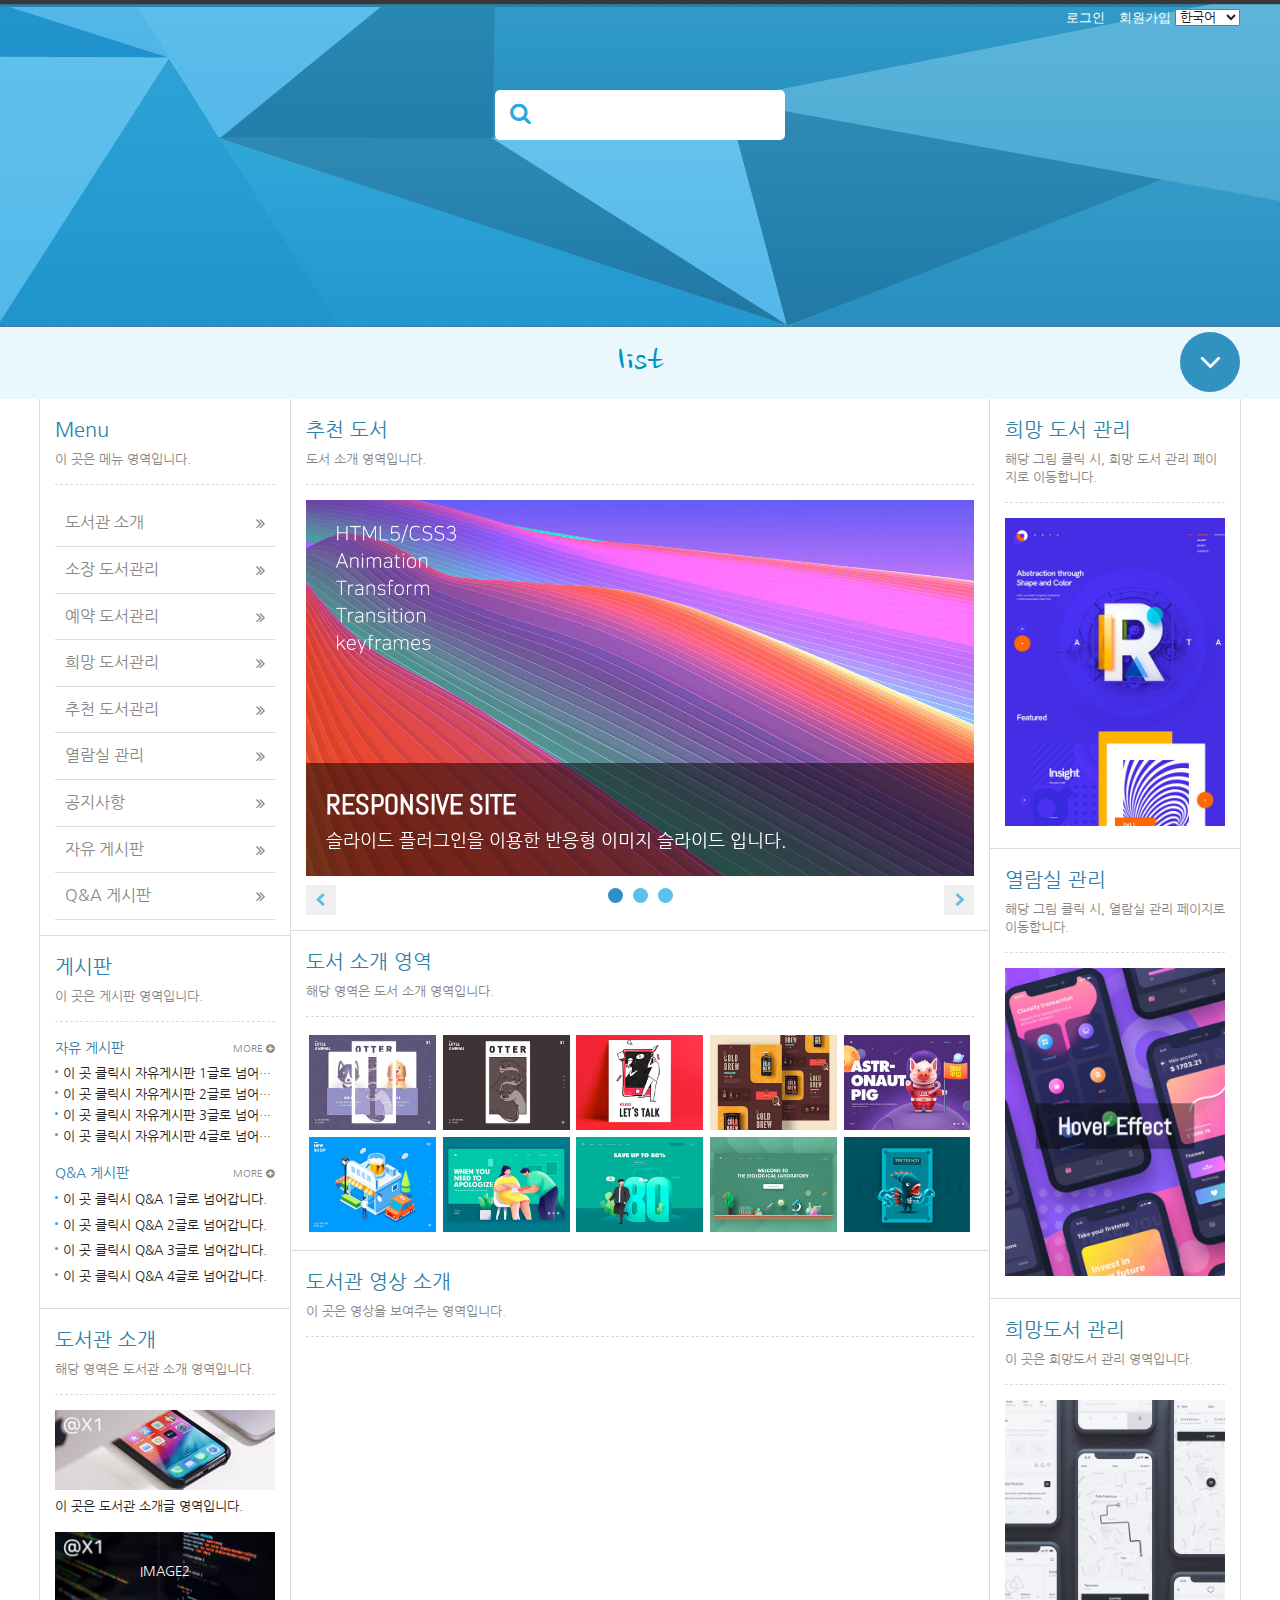
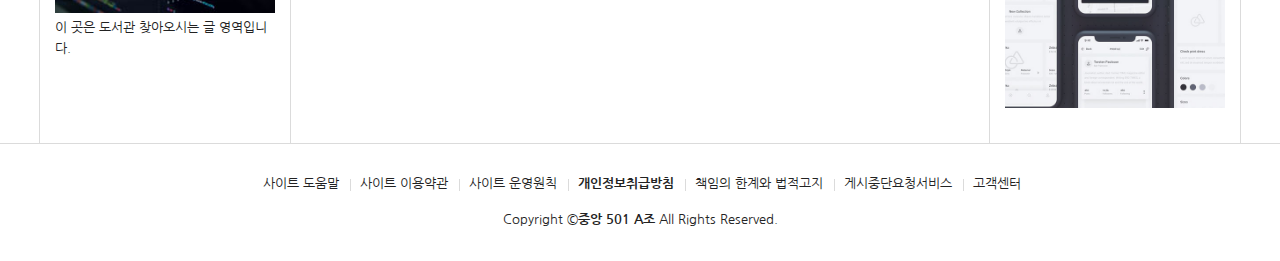
<file: target/controller-1.0.0-BUILD-SNAPSHOT/resources/html/index.html>
<!DOCTYPE html>
<html lang="ko">

<head>
  <meta charset="UTF-8">
  <meta name="viewport" content="user-scalable=no, initial-scale=1.0, maximum-scale=1.0, minimum-scale=1.0, width=device-width">
  <meta name="author" content="Kyusup">
  <meta name="description" content="반응형 웹 도서관 사이트">
  <meta name="keywords" content="반응형사이트, 웹퍼블리셔, 웹접근성, HTML5">
  <title>도서관 프로젝트</title>

  <!-- style -->
  <link rel="stylesheet" href="css/reset.css">
  <link rel="stylesheet" href="css/style.css">
  <link rel="stylesheet" href="css/font-awesome.css">
  <link rel="stylesheet" href="css/slick.css">
  <link rel="stylesheet" href="css/lightgallery.css">

  <!-- 파비콘 -->
<!--
  <link rel="shortcut icon" href="icon/favicon.ico">
  <link rel="apple-touch-icon-precomposed" href="icon/favicon-152.png">
  <link rel="icon" href="path/to/favicon.png">
  <link rel="icon" href="icon/favicon-16.png" sizes="16x16">
  <link rel="icon" href="icon/favicon-32.png" sizes="32x32">
  <link rel="icon" href="icon/favicon-48.png" sizes="48x48">
  <link rel="icon" href="icon/favicon-64.png" sizes="64x64">
  <link rel="icon" href="icon/favicon-128.png" sizes="128x128">
-->
  <!-- 웹 폰트 -->
  <link href="https://fonts.googleapis.com/css?family=Nanum+Gothic" rel="stylesheet">
  <link href="https://fonts.googleapis.com/css?family=Nanum+Brush+Script" rel="stylesheet">
  <link href="https://fonts.googleapis.com/css?family=Abel" rel="stylesheet">

  <!-- HTLM5shiv ie6~8 -->
  <!--[if lt IE 9]>
        <script src="js/html5shiv.min.js"></script>
        <script type="text/javascript">
            alert("현재 당신이 보는 브라우저는 지원하지 않습니다. 최신 브라우저로 업데이트해주세요!");
        </script>
    <![endif]-->
  <style>
    /* reset */
    /* 여백 초기화 */
    body,
    div,
    ul,
    li,
    dl,
    dd,
    dt,
    ol,
    h1,
    h2,
    h3,
    h4,
    h5,
    h6,
    input,
    fieldset,
    legend,
    p,
    select,
    table,
    th,
    td,
    tr,
    textarea,
    button,
    form,
    figure,
    figcaption {
      margin: 0;
      padding: 0;
    }

    /* a 링크 초기화 */
    a {
      color: #222;
      text-decoration: none;
    }

    a:hover {
      color: #2698cb;
    }

    /* 폰트 초기화 */
    body,
    input,
    textarea,
    select,
    button,
    table {
      font-family: 'Nanum Gothic', AppleSDGothicNeo-Regular, 'Malgun Gothic', '맑은 고딕', dotum, '돋움', sans-serif;
      color: #222;
      font-size: 13px;
      line-height: 1.6;
    }

    /* 폰트 스타일 초기화 */
    em,
    address {
      font-style: normal;
    }

    /* 블릿기호 초기화 */
    ul,
    li,
    ol {
      list-style: none;
    }

    /* 제목 태그 초기화 */
    h1,
    h2,
    h3,
    h4,
    h5,
    h6 {
      font-size: 13px;
      font-weight: normal;
    }

    /* 버튼 초기화 */
    button {
      border: 0;
    }

    /* 반응형 */
    img {
      width: 100%;
    }

    /* clearfix */
    .clearfix {
      *zoom: 1;
    }

    .clearfix:before,
    .clearfix:after {
      display: block;
      content: '';
      line-height: 0;
    }

    .clearfix:after {
      clear: both;
    }

    /* IR 효과 */
    .ir_pm {
      display: block;
      overflow: hidden;
      font-size: 0;
      line-height: 0;
      text-indent: -9999px;
    }

    /* 의미있는 이미지의 대체 텍스트를 제공하는 경우(Phark Method) */
    .ir_wa {
      display: block;
      overflow: hidden;
      position: relative;
      z-index: -1;
      width: 100%;
      height: 100%;
    }

    /* 의미있는 이미지의 대체 텍스트로 이미지가 없어도 대체 텍스트를 보여주고자 할 때(WA IR) */
    .ir_su {
      overflow: hidden;
      position: absolute;
      width: 0;
      height: 0;
      line-height: 0;
      text-indent: -9999px;
    }

    /* 대체 텍스트가 아닌 접근성을 위한 숨김 텍스트를 제공할 때 */

    /* margin, padding */
    .mt10 {
      margin-top: 10px !important;
    }

    .mt15 {
      margin-top: 15px !important;
    }

    .mt20 {
      margin-top: 20px !important;
    }

    .mt25 {
      margin-top: 25px !important;
    }

    .mt30 {
      margin-top: 30px !important;
    }

    .mt35 {
      margin-top: 35px !important;
    }

    .mt40 {
      margin-top: 40px !important;
    }

    .mt45 {
      margin-top: 45px !important;
    }

    .mt50 {
      margin-top: 50px !important;
    }

    /* style */
    /* 레이아웃 */
    body {
      background: url(img/header_bg.jpg) repeat-x center top;
    }

    #header {}

    #nav {
      background-color: #f6fdff;
    }

    #title {
      background-color: #eaf7fd;
    }

    #contents .container {
      border-right: 1px solid #dbdbdb;
      border-left: 1px solid #dbdbdb;
    }

    #cont_left {
      float: left;
      width: 250px;
    }

    #cont_center {
      overflow: hidden;
      margin-right: 250px;
      min-height: 1300px;
      border-right: 1px solid #dbdbdb;
      border-left: 1px solid #dbdbdb;
    }

    #cont_right {
      position: absolute;
      right: 0;
      top: 0px;
      width: 250px;
    }

    #footer {
      border-top: 1px solid #dbdbdb;
    }

    /* 컨테이너 */
    .container {
      position: relative;
      width: 1200px;
      margin: 0 auto;
      /* background: rgba(0,0,0,0.3) */
    }

    /* 헤더 */
    .header {
      height: 327px;
    }

    .header .header_menu {
      text-align: right;
    }

    .header .header_menu a {
      color: #fff;
      padding: 8px 0 6px 10px;
      display: inline-block;
      transition: color 0.3s ease;
      font-family: 'Abel', sans-serif;
    }

    .header .header_menu a:hover {
      color: #ccc;
    }

    .header .header_tit {
      text-align: center;
      text-transform: uppercase;
      margin-top: 55px;
      font-family: 'Abel', sans-serif;
    }

    .header .header_tit h1 {
      font-size: 30px;
      color: #fff;
      background: #51b0dc;
      display: inline-block;
      padding: 5px 30px 5px 30px;
      letter-spacing: 2px;
      font-weight: 900;
      transition: box-shadow 0.25s ease-in-out;
    }

    .header .header_tit h1:hover {
      box-shadow:
        inset -9em 0 0 0 #257FAC,
        inset 9em 0 0 0 #257FAC;
    }

    .header .header_tit a {
      font-size: 16px;
      color: #fff;
      background: #4a9abf;
      display: inline-block;
      padding: 10px 20px 10px 20px;
      margin-top: -7px;
      transition: box-shadow 0.3s ease-in-out;
    }

    .header .header_tit a:hover {
      box-shadow:
        0 0 0 5px rgba(75, 154, 191, 0.9) inset,
        0 0 0 100px rgba(0, 0, 0, 0.1) inset;
    }

    .header .header_tit body {
      width: 300px;
      margin: 0 auto;
      padding-top: 8rem;
    }

    .header .header_tit fieldset {
      position: relative;
      display: inline-block;
      padding: 0 0 0 40px;
      background: #fff;
      border: none;
      border-radius: 5px;
    }

    .header .header_tit input, button {
      position: relative;
      width: 200px;
      height: 50px;
      padding: 0;
      display: inline-block;
      float: left;
    }

    .header .header_tit input {
      color: #666;
      z-index: 2;
      border: 0 none;
    }
    .header .header_tit input:focus {
      outline: 0 none;
    }
    .header .header_tit input:focus + button {
      -webkit-transform: translate(0, 0);
          -ms-transform: translate(0, 0);
              transform: translate(0, 0);
      -webkit-transition-duration: 0.3s;
              transition-duration: 0.3s;
    }
    .header .header_tit input:focus + button .fa {
      -webkit-transform: translate(0px, 0);
          -ms-transform: translate(0px, 0);
              transform: translate(0px, 0);
      -webkit-transition-duration: 0.3s;
              transition-duration: 0.3s;
      color: #fff;
    }

    .header .header_tit button {
      z-index: 1;
      width: 50px;
      border: 0 none;
      background: #ceb980;
      cursor: pointer;
      border-radius: 0 5px 5px 0;
      -webkit-transform: translate(-50px, 0);
          -ms-transform: translate(-50px, 0);
              transform: translate(-50px, 0);
      -webkit-transition-duration: 0.3s;
              transition-duration: 0.3s;
    }

    .header .header_tit .fa-search {
      font-size: 1.4rem;
      color: #29abe2;
      z-index: 3;
      top: 25%;
      -webkit-transform: translate(-190px, 0);
          -ms-transform: translate(-190px, 0);
              transform: translate(-190px, 0);
      -webkit-transition-duration: 0.3s;
              transition-duration: 0.3s;
      -webkit-transition: all 0.1s ease-in-out;
              transition: all 0.1s ease-in-out;
    }


    .header .header_icon {
      text-align: center;
      margin-top: 40px;
      padding-bottom: 45px;
    }

    .header .header_icon li {
      display: inline;
      margin: 0 2px;
    }

    .header .header_icon li a {
      position: relative;
      background-color: #3192bf;
      border-radius: 50%;
      width: 60px;
      height: 60px;
      color: #fff;
      display: inline-block;
      font-size: 35px;
      line-height: 60px;
      transition: all 0.3s ease;
    }

    .header .header_icon li a span {
      position: absolute;
      opacity: 0;
      left: 50%;
      top: -40px;
      transform: translateX(-50%);
      font-size: 12px;
      line-height: 1.6;
      background: #3192bf;
      padding: 3px 9px;
      border-radius: 6px 0;
      transition: all 0.3s ease;
    }

    .header .header_icon li a span:before {
      content: '';
      position: absolute;
      left: 50%;
      bottom: -5px;
      margin-left: -5px;
      border-top: 5px solid #3192bf;
      border-left: 5px solid transparent;
      border-right: 5px solid transparent;
    }

    .header .header_icon li a:hover span {
      opacity: 1;
      top: -33px;
    }

    .header .header_icon li a:hover {
      box-shadow:
        0 0 0 3px rgba(75, 154, 191, 0.9) inset,
        0 0 0 100px rgba(0, 0, 0, 0.1) inset;
    }

    /* 전체 메뉴 */
    .nav {
      overflow: hidden;
      padding: 25px 0;
      display: none;
    }

    .nav>div {
      float: left;
      width: 40%;
    }

    .nav>div:last-child {
      width: 20%;
    }

    .nav>div ol {
      overflow: hidden;
    }

    .nav>div li {
      float: left;
      width: 50%;
      position: relative;
      padding-left: 8px;
      box-sizing: border-box;
    }

    .nav>div:last-child li {
      width: 100%;
    }

    .nav>div li a {
      position: relative;
    }

    .nav>div li:before {
      content: '';
      width: 3px;
      height: 3px;
      background-color: #25a2d0;
      border-radius: 50%;
      position: absolute;
      left: 0;
      top: 8px;
    }

    .nav>div h3 {
      font-size: 18px;
      color: #25a2d0;
      font-weight: bold;
      margin-bottom: 4px;
    }

    .nav>div li a:after {
      content: '';
      display: inline-block;
      width: 0;
      height: 1px;
      position: absolute;
      bottom: 0;
      left: 0;
      background: #25a2d0;
      transition: all .2s ease-out;
    }

    .nav>div li:hover a:after {
      width: 100%;
    }

    /* 타이틀 */
    .title {
      position: relative;
      text-align: center;
    }

    .title h2 {
      font-family: 'Nanum Brush Script', cursive;
      font-size: 39px;
      color: #0093bd;
      padding: 5px 0;
    }

    .title .btn {
      position: absolute;
      right: 0;
      top: 5px;
      width: 60px;
      height: 60px;
      line-height: 60px;
      background: #3192bf;
      color: #fff;
      font-size: 35px;
      border-radius: 50%;
      transition: all 0.3s ease;
    }

    .title .btn:hover {
      box-shadow:
        0 0 0 3px rgba(75, 154, 191, 0.9) inset,
        0 0 0 100px rgba(0, 0, 0, 0.1) inset;
    }

    /* 컨텐츠 영역 */
    .column {
      padding: 15px;
      border-bottom: 1px solid #dbdbdb;
    }

    .column .col_tit {
      font-size: 20px;
      color: #2f7fa6;
      padding-bottom: 5px;
    }

    .column .col_desc {
      border-bottom: 1px dashed #dbdbdb;
      padding-bottom: 15px;
      margin-bottom: 15px;
      color: #878787;
      line-height: 18px;
    }

    .column.col1 {}

    .column.col2 {}

    .column.col3 {
      border-bottom: 0;
    }

    .column.col4 {}

    .column.col5 {}

    .column.col6 {
      border-bottom: 0;
    }

    .column.col7 {}

    .column.col8 {}

    .column.col9 {
      border-bottom: 0;
    }

    /* 메뉴 */
    .menu li {
      position: relative;
    }

    .menu li a {
      font-size: 16px;
      text-transform: uppercase;
      color: #878787;
      border-bottom: 1px solid #dbdbdb;
      padding: 10px;
      display: block;
      transition: box-shadow 0.34s ease, background 0.34s ease;
    }

    .menu li a i {
      position: absolute;
      right: 10px;
      top: 15px;
    }

    .menu li a:hover {
      box-shadow: inset 180px 0 0 0 rgba(36, 130, 174, 0.7);
      color: #fff;
      background: rgba(36, 130, 174, 0.9);
    }

    /* 게시판1 */
    .notice1 {
      position: relative;
    }

    .notice1 h5 {
      font-size: 14px;
      color: #2f7fa6;
      padding-bottom: 5px;
    }

    .notice1 li {
      position: relative;
      overflow: hidden;
      text-overflow: ellipsis;
      white-space: nowrap;
      padding-left: 8px;
    }

    .notice1 li:before {
      content: '';
      width: 3px;
      height: 3px;
      border-radius: 50%;
      background: #449ce2;
      position: absolute;
      left: 0;
      top: 6px;
    }

    .notice1 .more {
      position: absolute;
      right: 0;
      top: 3px;
      color: #878787;
      text-transform: uppercase;
      font-size: 10px;
    }

    /* 게시판2 */
    .notice2 {
      position: relative;
    }

    .notice2 h5 {
      font-size: 14px;
      color: #2f7fa6;
      padding-bottom: 5px;
    }

    .notice2 li {
      position: relative;
      overflow: hidden;
      text-overflow: ellipsis;
      display: -webkit-box;
      -webkit-box-orient: vertical;
      -webkit-line-clamp: 2;
      padding-left: 8px;
      padding-bottom: 5px;
      max-height: 40px;
      /* ie */
    }

    .notice2 li:before {
      content: '';
      width: 3px;
      height: 3px;
      border-radius: 50%;
      background: #449ce2;
      position: absolute;
      left: 0;
      top: 6px;
    }

    .notice2 .more {
      position: absolute;
      right: 0;
      top: 3px;
      color: #878787;
      text-transform: uppercase;
      font-size: 10px;
    }

    /* 블로그1 */
    .blog1 img {
      width: 100%;
    }

    .blog1 .img-retina {
      display: none;
    }

    @media only screen and (-webkit-min-device-pixel-ratio: 1.5),
    only screen and (min-device-pixel-ratio: 1.5),
    only screen and (min-resolution: 1.5dppx) {
      .blog1 .img-retina {
        display: initial;
      }

      .blog1 .img-normal {
        display: none;
      }
    }

    /* 블로그2 */
    .blog2 h5 {
      color: #fff;
      text-align: center;
      padding: 30px 30px;
      text-transform: uppercase;
    }

    .blog2 p {
      padding-top: 5px;
    }

    .blog2 .img-retina {
      background-image: url(img/blog3_@1.jpg);
      background-size: cover;
    }

    @media only screen and (-webkit-min-device-pixel-ratio: 1.5),
    only screen and (min-device-pixel-ratio: 1.5),
    only screen and (min-resolution: 1.5dppx) {
      .blog2 .img-retina {
        background-image: url(img/blog3_@2.jpg);
      }
    }

    /* 이미지 슬라이드 */
    .slider figure {
      position: relative;
    }

    .slider figcaption {
      position: absolute;
      bottom: 0;
      left: 0;
      width: 100%;
      padding: 20px;
      box-sizing: border-box;
      background-color: rgba(0, 0, 0, 0.5);
      color: #fff;
      font-size: 18px;
    }

    .slider figcaption em {
      display: block;
      font-weight: bold;
      font-size: 28px;
      text-transform: uppercase;
      font-family: 'Abel', sans-serif;
      opacity: 0;
      transform: translateX(50px);
      transition: all .84s ease;
    }

    .slider figcaption span {
      display: block;
      overflow: hidden;
      text-overflow: ellipsis;
      white-space: nowrap;
      opacity: 0;
      transform: translateX(50px);
      transition: all .84s 0.2s ease;
    }

    .slider .slick-active figcaption em {
      opacity: 1;
      transform: translateX(0)
    }

    .slider .slick-active figcaption span {
      opacity: 1;
      transform: translateX(0)
    }

    .slider .slick-dots {
      display: block;
      width: 100%;
      text-align: center;
    }

    .slider .slick-dots li {
      display: inline-block;
      width: 15px;
      height: 15px;
      margin: 5px;
    }

    .slider .slick-dots li button {
      font-size: 0;
      line-height: 0;
      display: block;
      width: 15px;
      height: 15px;
      cursor: pointer;
      background: #5dbfeb;
      border-radius: 50%;
    }

    .slider .slick-dots li.slick-active button {
      background: #2b91c8;
    }

    .slider .slick-prev {
      position: absolute;
      left: 0;
      bottom: 0;
      z-index: 1000;
      width: 30px;
      height: 30px;
      display: inline-block;
      font: normal normal normal 14px/1 FontAwesome;
      text-indent: -9999px;
    }

    .slider .slick-prev::before {
      content: "\f053";
      color: #5dbfeb;
      text-indent: 0;
      position: absolute;
      left: 9px;
      top: 8px;
    }

    .slider .slick-next {
      position: absolute;
      right: 0;
      bottom: 0;
      z-index: 1000;
      width: 30px;
      height: 30px;
      display: inline-block;
      font: normal normal normal 14px/1 FontAwesome;
      text-indent: -9999px;
    }

    .slider .slick-next::before {
      content: "\f054";
      color: #5dbfeb;
      text-indent: 0;
      position: absolute;
      left: 11px;
      top: 8px;
    }

    /* 라이트 박스 */
    .square a {
      float: left;
      width: 19%;
      margin: 0.5%;
      position: relative;
      overflow: hidden;
    }

    .square a img {
      width: 100%;
      display: block;
    }

    .square a em {
      background: rgba(0, 0, 0, 0.77);
      color: #fff;
      width: 100%;
      text-align: center;
      position: absolute;
      left: 0;
      bottom: -30px;
      opacity: 1;
      transition: all .3s ease;
    }

    .square a:hover em {
      bottom: 0;
      background: rgba(0, 0, 0, 0.57);
    }

    .square a:nth-child(1):hover img {
      filter: blur(2px);
    }

    .square a:nth-child(2):hover img {
      filter: brightness(50%);
    }

    .square a:nth-child(3):hover img {
      filter: contrast(10%);
    }

    .square a:nth-child(4):hover img {
      filter: grayscale(100%);
    }

    .square a:nth-child(5):hover img {
      filter: hue-rotate(120deg);
    }

    .square a:nth-child(6):hover img {
      filter: invert(100%);
    }

    .square a:nth-child(7):hover img {
      filter: opacity(10%);
    }

    .square a:nth-child(8):hover img {
      filter: saturate(10%);
    }

    .square a:nth-child(9):hover img {
      filter: sepia(120%);
    }

    .square a:nth-child(10):hover img {
      filter: sepia(120%) hue-rotate(120deg);
    }

    /* 비디오 */
    .video {
      position: relative;
      width: 100%;
      padding-bottom: 56.25%;
    }

    .video iframe {
      position: absolute;
      width: 100%;
      height: 100%;
    }

    /* 푸터 */
    .footer {
      text-align: center;
      padding: 30px 50px;
    }

    .footer li {
      position: relative;
      display: inline;
      padding: 0 7px 0 10px;
      white-space: nowrap;
    }

    .footer li:before {
      content: '';
      width: 1px;
      height: 12px;
      background-color: #dbdbdb;
      position: absolute;
      left: 0;
      top: 2px;
    }

    .footer li:first-child:before {
      width: 0;
    }

    .footer address {
      padding-top: 15px;
    }

    /* 사이드 이펙트1 */
    .side1 {
      position: relative;
      display: block;
      perspective: 600px;
    }

    .side1 .front {
      transform-style: preserve-3d;
      transform: rotateY(0deg);
      transition: all 0.5s ease-in-out;
      backface-visibility: hidden;
    }

    .side1 .back {
      position: absolute;
      top: 0;
      left: 0;
      width: 100%;
      height: 100%;
      z-index: -1;
      transform-style: preserve-3d;
      color: #fff;
      background: #4038DC;
      text-align: center;
      transform: rotateY(-180deg);
      transition: all 0.5s ease-in-out;
      backface-visibility: hidden;
    }

    .side1 .back i {
      position: absolute;
      left: 50%;
      top: 50%;
      transform: translate(-50%, -50%);
    }

    .side1:hover .front {
      transform: rotateY(180deg);
    }

    .side1:hover .back {
      transform: rotateY(0deg);
      z-index: 1;
    }

    /* 사이드 이펙트2 */
    .side2 {
      position: relative;
      display: block;
      perspective: 600px;
    }

    .side2 .front {
      transform-style: preserve-3d;
      transform: rotateY(0deg);
      transition: all 0.5s ease-in-out;
      backface-visibility: hidden;
    }

    .side2 .back {
      position: absolute;
      top: 0;
      left: 0;
      width: 100%;
      height: 100%;
      z-index: -1;
      transform-style: preserve-3d;
      transform: rotateY(-180deg);
      transition: all 0.5s ease-in-out;
      backface-visibility: hidden;
    }

    .side2 .front figcaption {
      position: absolute;
      left: 50%;
      top: 50%;
      transform: translate(-50%, -50%) translateZ(100px);
      display: block;
      text-align: center;
    }

    .side2 .back figcaption {
      position: absolute;
      left: 50%;
      top: 50%;
      transform: translate(-50%, -50%) translateZ(100px);
      color: #fff;
      font-size: 20px;
      display: block;
      text-align: center;
    }

    .side2 figcaption {
      width: 60%;
    }

    .side2 figcaption h3 {
      color: #fff;
      font-size: 20px;
      font-family: 'Abel', sans-serif;
      font-weight: bold;
      background: rgba(0, 0, 0, 0.4);
      padding: 3px 10px;
    }

    .side2 figcaption p {
      font-size: 14px;
    }

    .side2:hover .front {
      transform: rotateY(180deg);
    }

    .side2:hover .back {
      transform: rotateY(0deg);
      z-index: 1;
    }

    /* 사이드 이펙트3 */
    .side3 {
      position: relative;
      overflow: hidden;
      background: #000;
    }

    .side3 figcaption {
      position: absolute;
      top: 50%;
      left: 50%;
      color: #fff;
      text-align: center;
      opacity: 0;
      text-transform: uppercase;
      transition: all 0.3s ease;
      transform: translate(350%, -50%) rotate(180deg);
    }

    .side3 figcaption:after {
      content: '';
      width: 100px;
      height: 100px;
      background: #000;
      border-radius: 50%;
      position: absolute;
      left: 50%;
      top: 50%;
      z-index: -1;
      transform: translate(-50%, -50%);
    }

    .side3 figcaption h3 {
      font-size: 16px;
    }

    .side3 figcaption em {
      display: block;
      font-weight: bold;
    }

    .side3 img {
      display: block;
      transition: all 0.3s ease;
    }

    .side3:hover img {
      opacity: 0.4;
    }

    .side3:hover figcaption {
      transform: translate(-50%, -50%) rotate(0deg);
      opacity: 1;
    }


    /* mediaquery */
    /* 화면 너비 0~1220px */
    @media (max-width: 1220px) {
      .container {
        width: 100%;
      }

      .row {
        padding: 0 15px;
      }

      #cont_center {
        min-height: 1350px;
      }

      #contents .container {
        border: 0;
      }

      .title .btn {
        right: 15px;
      }

      .square a {
        width: 24%
      }

      .square a:nth-child(5n) {
        display: none;
      }
    }

    /* 화면 너비 0~1024px */
    @media (max-width: 1024px) {
      .square a {
        width: 32.33333%
      }

      .square a:nth-child(5) {
        display: block;
      }
    }

    /* 화면 너비 0~960px */
    @media (max-width: 960px) {
      #cont_right {
        position: static;
        width: 100%;
        border-top: 1px solid #dbdbdb;
      }

      #cont_center {
        margin-right: 0;
        border-right: 0;
      }

      .nav>div {
        float: none;
        width: 100%;
      }

      .nav>div:last-child {
        width: 100%;
      }

      .nav>div li {
        width: 33.333%;
      }

      .nav>div:last-child li {
        width: 33.333%;
      }

      .nav>div ol {
        margin-bottom: 10px;
      }

      #cont_right {
        overflow: hidden;
      }

      #cont_right .column {
        float: left;
        width: 33.333%;
        box-sizing: border-box;
      }

      #cont_right .column.col7 {
        border-right: 1px solid #dbdbdb;
        border-bottom: 0;
      }

      #cont_right .column.col8 {
        border-right: 1px solid #dbdbdb;
        border-bottom: 0;
      }
    }

    /* 화면 너비 0~768px */
    @media (max-width: 768px) {
      #cont_left {
        float: none;
        width: 100%;
      }

      #cont_center {
        border-left: 0;
      }
    }

    /* 화면 너비 0~600px */
    @media (max-width: 600px) {
      .header {
        height: auto;
      }

      .nav>div li {
        width: 50%;
      }

      .nav>div:last-child li {
        width: 50%;
      }

      .header .header_tit {
        display: none;
      }

      .header .header_icon {
        display: none;
      }

      .title .btn {
        display: none;
      }

      .column.col1 .col_tit {
        display: none;
      }

      .column.col1 .col_desc {
        display: none;
      }

      .column.col1 .menu li a i {
        display: none;
      }

      .column.col1 {
        padding: 0;
        border-bottom: 0;
      }

      .column.col1 .menu ul {
        overflow: hidden;
      }

      .column.col1 .menu li {
        float: left;
        width: 33.33333%;
        text-align: center;
        border-right: 1px solid #dbdbdb;
        box-sizing: border-box;
      }

      .column.col1 .menu li:nth-child(3n) {
        border-right: 0;
      }

      .column.col1 .menu li a {
        color: #fff;
        text-shadow: 0 0 5px rgba(0, 0, 0, 0.7);
      }

      .column.col1 .menu li a:hover {
        box-shadow: none;
        background: rgba(36, 130, 174, 0.3);
      }

      .column.col2 {
        background: #fff;
      }

      .column.col4 {
        border-top: 1px solid #dbdbdb;
      }

      #cont_right .column {
        width: 50%;
      }

      #cont_right .column.col8 {
        border-right: 0;
      }

      #cont_right .column.col9 {
        display: none;
      }

      .slider figcaption {
        padding: 10px;
      }

      .slider figcaption em {
        font-size: 18px;
      }

      .slider figcaption span {
        font-size: 14px;
      }

      .square a {
        width: 49%
      }

      .square a:nth-child(5) {
        display: none;
      }
    }

    /* 화면 너비 0~480px */
    @media (max-width: 480px) {}

    /* 화면 너비 0~320px */
    @media (max-width: 320px) {
      #cont_right .column {
        width: 100%;
      }

      #cont_right .column.col7 {
        border-right: 0;
        border-bottom: 1px solid #dbdbdb;
      }

      .square a {
        width: 100%;
        margin-left: 0;
        margin-right: 0;
      }
    }


  </style>
</head>

<body>

  <header id="header">
    <div class="container">
      <div class="row">
        <div class="header">
          <div class="header_menu">
            <a href="./form/loginForm.html">로그인</a>
            <a href="#">회원가입</a>
            <select name = "language">
              <option value="ko">한국어</option>
              <option value="en">English</option>
            </select>
          </div>
          <!-- //header_menu -->
          <div class="header_tit">
            <form>
              <fieldset>
                <input type="search"/>
                  <button type="submit"><i class="fa fa-search"></i></button>
              </fieldset>
            </form>
          </div>
          <!-- //header_tit -->
<!--          <div class="header_icon">
            <ul>
              <li><a href="#"><i class="fa fa-html5" aria-hidden="true"></i><span>HTML5</span></a></li>
              <li><a href="#"><i class="fa fa-github" aria-hidden="true"></i><span>GitHub</span></a></li>
              <li><a href="#" class="facebook"><i class="fa fa-facebook-square" aria-hidden="true"></i><span>Fackbook</span></a></li>
              <li><a href="#" class="twitter"><i class="fa fa-twitter" aria-hidden="true"></i><span>twitter</span></a></li>
            </ul>
          </div>
-->
          <!-- //header_icon -->
        </div>
      </div>
    </div>
  </header>
  <!-- //nav -->

  <nav id="nav">
    <div class="container">
      <div class="row">
        <div class="nav">
          <h2 class="ir_su">전체 메뉴</h2>
          <div>
            <h3>도서관 소개</h3>
            <ol>
              <li><a href="#">도서관 소개</a></li>
              <li><a href="#">도서관 시설</a></li>
              <li><a href="#">도서관 이용 안내</a></li>
              <li><a href="#">찾아오시는 길</a></li>
            </ol>
          </div>
          <div>
            <h3>도서 관리</h3>
            <ol>
              <li><a href="#">소장 도서 관리</a></li>
              <li><a href="#">예약 도서 관리</a></li>
              <li><a href="#">희망 도서 관리</a></li>
              <li><a href="#">추천 도서 관리</a></li>
            </ol>
          </div>
          <div>
            <h3>열람실 관리</h3>
            <ol>
              <li><a href="#">열람실 예약</a></li>
            </ol>
          </div>
          <div>
            <h3>공지사항</h3>
            <ol>
              <li><a href="#">공지사항</a></li>
            </ol>
          </div>
          <div>
            <h3>게시판</h3>
            <ol>
              <li><a href="#">자유 게시판</a></li>
              <li><a href="#">Q&A 게시판</a></li>
            </ol>
          </div>
        </div>
      </div>
    </div>
  </nav>
  <!-- //nav -->

  <article id="title">
    <div class="container">
      <div class="title">
        <h2>list</h2>
        <a href="#" class="btn"><i class="fa fa-angle-down" aria-hidden="true"></i><span class="ir_su">전체메뉴 보기</span></a>
      </div>
    </div>
  </article>
  <!-- //title -->

  <!-- main -->
    <section id="contents">
      <div class="container">
        <h2 class="ir_su">반응형 사이트 컨텐츠</h2>
        <section id="cont_left">
          <h3 class="ir_su">메뉴 및 게시판 컨텐츠 영역</h3>
          <article class="column col1">
            <h4 class="col_tit">Menu</h4>
            <p class="col_desc">이 곳은 메뉴 영역입니다.</p>
            <!-- 메뉴 -->
            <div class="menu">
              <ul>
                <li><a href="#">도서관 소개 <i class="fa fa-angle-double-right" aria-hidden="true"></i></a></li>
                <li><a href="#">소장 도서관리 <i class="fa fa-angle-double-right" aria-hidden="true"></i></a></li>
                <li><a href="#">예약 도서관리 <i class="fa fa-angle-double-right" aria-hidden="true"></i></a></li>
                <li><a href="#">희망 도서관리 <i class="fa fa-angle-double-right" aria-hidden="true"></i></a></li>
                <li><a href="#">추천 도서관리 <i class="fa fa-angle-double-right" aria-hidden="true"></i></a></li>
                <li><a href="#">열람실 관리 <i class="fa fa-angle-double-right" aria-hidden="true"></i></a></li>
                <li><a href="#">공지사항 <i class="fa fa-angle-double-right" aria-hidden="true"></i></a></li>
                <li><a href="#">자유 게시판 <i class="fa fa-angle-double-right" aria-hidden="true"></i></a></li>
                <li><a href="#">Q&A 게시판 <i class="fa fa-angle-double-right" aria-hidden="true"></i></a></li>
              </ul>
            </div>
            <!--//메뉴 -->
          </article>
          <!-- //col1 -->

          <article class="column col2">
            <h4 class="col_tit">게시판</h4>
            <p class="col_desc">이 곳은 게시판 영역입니다.</p>
            <!-- 게시판 -->
            <div class="notice1">
              <h5>자유 게시판</h5>
              <ul>
                <li><a href="#">이 곳 클릭시 자유게시판 1글로 넘어갑니다.</a></li>
                <li><a href="#">이 곳 클릭시 자유게시판 2글로 넘어갑니다.</a></li>
                <li><a href="#">이 곳 클릭시 자유게시판 3글로 넘어갑니다.</a></li>
                <li><a href="#">이 곳 클릭시 자유게시판 4글로 넘어갑니다.</a></li>
              </ul>
              <a href="#" class="more" title="더 보기">More <i class="fa fa-plus-circle" aria-hidden="true"></i></a>
            </div>
            <!--//게시판 -->
            <!-- 게시판 -->
            <div class="notice2 mt15">
              <h5>Q&A 게시판</h5>
              <ul>
                <li><a href="#">이 곳 클릭시 Q&A 1글로 넘어갑니다.</a></li>
                <li><a href="#">이 곳 클릭시 Q&A 2글로 넘어갑니다.</a></li>
                <li><a href="#">이 곳 클릭시 Q&A 3글로 넘어갑니다.</a></li>
                <li><a href="#">이 곳 클릭시 Q&A 4글로 넘어갑니다.</a></li>
              </ul>
              <a href="#" class="more" title="더 보기">More <i class="fa fa-plus-circle" aria-hidden="true"></i></a>
            </div>
            <!--//게시판2 -->
          </article>
          <!-- //col2 -->

          <article class="column col3">
            <h4 class="col_tit">도서관 소개</h4>
            <p class="col_desc">해당 영역은 도서관 소개 영역입니다.</p>
            <!-- blog -->
            <div class="blog1">
              <h5 class="ir_su">Image1</h5>
              <figure>
                <img src="img/blog4_@1.jpg" class="img-normal" alt="normal image">
                <img src="img/blog4_@2.jpg" class="img-retina" alt="retina image">
                <figcaption>이 곳은 도서관 소개글 영역입니다.</figcaption>
              </figure>
            </div>
            <!--//blog -->
            <!-- blog2 -->
            <div class="blog2 mt15">
              <div class="img-retina">
                <h5>Image2</h5>
              </div>
              <p>이 곳은 도서관 찾아오시는 글 영역입니다.</p>
            </div>
            <!--//blog2 -->
          </article>
          <!-- //col3 -->
        </section>
        <!-- //cont_left -->

        <section id="cont_center">
          <h3 class="ir_su">반응형 사이트 가운데 컨텐츠</h3>
          <article class="column col4">
            <h4 class="col_tit">추천 도서</h4>
            <p class="col_desc">도서 소개 영역입니다.</p>
            <!-- 이미지 슬라이드 -->
            <div class="slider">
              <div>
                <figure>
                  <img src="img/slider001.jpg" alt="이미지1">
                  <figcaption><em>Responsive Site</em><span>슬라이드 플러그인을 이용한 반응형 이미지 슬라이드 입니다.</span></figcaption>
                </figure>
              </div>
              <div>
                <figure>
                  <img src="img/slider001.jpg" alt="이미지2">
                  <figcaption><em>Responsive Site</em><span>슬라이드 플러그인을 이용한 반응형 이미지 슬라이드 입니다.</span></figcaption>
                </figure>
              </div>
              <div>
                <figure>
                  <img src="img/slider001.jpg" alt="이미지3">
                  <figcaption><em>Responsive Site</em><span>슬라이드 플러그인을 이용한 반응형 이미지 슬라이드 입니다.</span></figcaption>
                </figure>
              </div>
            </div>
            <!--//이미지 슬라이드 -->
          </article>
          <!-- //col4 -->

          <article class="column col5">
            <h4 class="col_tit">도서 소개 영역</h4>
            <p class="col_desc">해당 영역은 도서 소개 영역입니다.</p>
            <!-- lightbox -->
            <div class="lightbox square clearfix">
              <a href="img/light01_s.jpg"><img src="img/light01.jpg" alt="이미지"><em>blur</em></a>
              <a href="img/light02_s.jpg"><img src="img/light02.jpg" alt="이미지"><em>brightness</em></a>
              <a href="img/light03_s.jpg"><img src="img/light03.jpg" alt="이미지"><em>contrast</em></a>
              <a href="img/light04_s.jpg"><img src="img/light04.jpg" alt="이미지"><em>grayscale</em></a>
              <a href="img/light05_s.jpg"><img src="img/light05.jpg" alt="이미지"><em>hue-rotate</em></a>
              <a href="img/light06_s.jpg"><img src="img/light06.jpg" alt="이미지"><em>invert</em></a>
              <a href="img/light07_s.jpg"><img src="img/light07.jpg" alt="이미지"><em>opacity</em></a>
              <a href="img/light08_s.jpg"><img src="img/light08.jpg" alt="이미지"><em>saturate</em></a>
              <a href="img/light09_s.jpg"><img src="img/light09.jpg" alt="이미지"><em>sepia</em></a>
              <a href="img/light10_s.jpg"><img src="img/light10.jpg" alt="이미지"><em>Mix</em></a>
            </div>
            <!--//lightbox -->
          </article>
          <!-- //col5 -->

          <article class="column col6">
            <h4 class="col_tit">도서관 영상 소개</h4>
            <p class="col_desc">이 곳은 영상을 보여주는 영역입니다.</p>
            <!-- video -->
            <!-- <video autoplay="autoplay" controls="controls" loop="loop">
							<source src="img/video.mp4" type="video/mp4">
						</video> -->
            <div class="video">
              <iframe width="560" height="315" src="https://www.youtube.com/embed/akJu8OLkiI8" frameborder="0" allow="accelerometer; autoplay; encrypted-media; gyroscope; picture-in-picture" allowfullscreen></iframe>
            </div>
            <!--//video -->
          </article>
          <!-- //col6 -->
        </section>
        <!-- //cont_center -->
        <section id="cont_right">
          <h3 class="ir_su">반응형 사이트 오른쪽 컨텐츠</h3>
          <article class="column col7">
            <h4 class="col_tit">희망 도서 관리</h4>
            <p class="col_desc">해당 그림 클릭 시, 희망 도서 관리 페이지로 이동합니다.</p>
            <!-- side1 -->
            <div class="side1">
              <figure class="front">
                <img src="img/side1.jpg" alt="이미지2">
              </figure>
              <div class="back">
                <i class="fa fa-heart fa-4x" aria-hidden="true"></i>
              </div>
            </div>
            <!-- side1//-->
          </article>
          <!-- //col7 -->

          <article class="column col8">
            <h4 class="col_tit">열람실 관리</h4>
            <p class="col_desc">해당 그림 클릭 시, 열람실 관리 페이지로 이동합니다.</p>
            <!-- side2 -->
            <div class="side2">
              <figure class="front">
                <img src="img/side2.jpg" alt="이미지2">
                <figcaption>
                  <h3>Hover Effect</h3>
                </figcaption>
              </figure>
              <figure class="back">
                <img src="img/side4.jpg" alt="이미지2">
                <figcaption>
                  <h3>Hover Effect</h3>
                </figcaption>
              </figure>
            </div>
            <!-- side2//-->
          </article>
          <!-- //col8 -->

          <article class="column col9">
            <h4 class="col_tit">희망도서 관리</h4>
            <p class="col_desc">이 곳은 희망도서 관리 영역입니다.</p>
            <!-- side3 -->
            <div class="side3">
              <figure>
                <img src="img/side3.jpg" alt="이미지3">
                <figcaption>
                  <h3>Hover<em>Effect</em></h3>
                </figcaption>
              </figure>
            </div>
            <!-- side3//-->
          </article>
          <!-- //col9 -->
        </section>
        <!-- //cont_right -->
      </div>
    </section>
    <!-- //contents -->
  </main>

  <footer id="footer">
    <div class="container">
      <div class="row">
        <div class="footer">
          <ul>
            <li><a href="#">사이트 도움말</a></li>
            <li><a href="#">사이트 이용약관</a></li>
            <li><a href="#">사이트 운영원칙</a></li>
            <li><a href="#"><strong>개인정보취급방침</strong></a></li>
            <li><a href="#">책임의 한계와 법적고지</a></li>
            <li><a href="#">게시중단요청서비스</a></li>
            <li><a href="#">고객센터</a></li>
          </ul>
          <address>
            Copyright &copy;<strong>중앙 501 A조</strong> All Rights Reserved.
          </address>
        </div>
      </div>
    </div>
  </footer>
  <!-- //footer -->

  <!-- JavaScript Libraries -->
  <script src="js/jquery.min_1.12.4.js"></script>
  <script src="js/modernizr-custom.js"></script>
  <script src="js/slick.min.js"></script>
  <script src="js/lightgallery.min.js"></script>
  <script>
    //접기/펼치기
    $(".btn").click(function(e) {
      e.preventDefault();
      $(".nav").slideToggle();
      $(".btn").toggleClass("open");
      //var btn = $(".btn").find(">i").attr("class");
      //alert(btn);

      if ($(".btn").hasClass("open")) {
        //open이 있을 때
        $(".btn").find(">i").attr("class", "fa fa-angle-up");
      } else {
        //open이 없을 때
        $(".btn").find(">i").attr("class", "fa fa-angle-down");
      }
    });

    $(window).resize(function() {
      var wWidth = $(window).width();
      if (wWidth > 600) {
        $(".nav").removeAttr("style");
      }
    });

    //라이트 박스
    $(".lightbox").lightGallery({
      thumbnail: true,
      autoplay: true,
      pause: 3000,
      progressBar: true
    });

    //이미지 슬라이더
    $(".slider").slick({
      dots: true,
      autoplay: true,
      autoplaySpeed: 3000,
      arrows: true,
      responsive: [{
        breakpoint: 768,
        settings: {
          autoplay: false,
        }
      }]
    });

    //sns 공유하기
    $(".facebook").click(function(e) {
      e.preventDefault();
      window.open('https://www.facebook.com/sharer/sharer.php?u=' + encodeURIComponent(document.URL) + '&t=' + encodeURIComponent(document.title), 'facebooksharedialog',
        'menubar=no, toolbar=no, resizable=yes, scrollbars=yes, height=300, width=600');
    });
    $(".twitter").click(function(e) {
      e.preventDefault();
      window.open('https://twitter.com/intent/tweet?text=[%EA%B3%B5%EC%9C%A0]%20' + encodeURIComponent(document.URL) + '%20-%20' + encodeURIComponent(document.title), 'twittersharedialog',
        'menubar=no, toolbar=no, resizable=yes, scrollbars=yes, height=300, width=600');
    });
  </script>
</body>

</html>
</file>
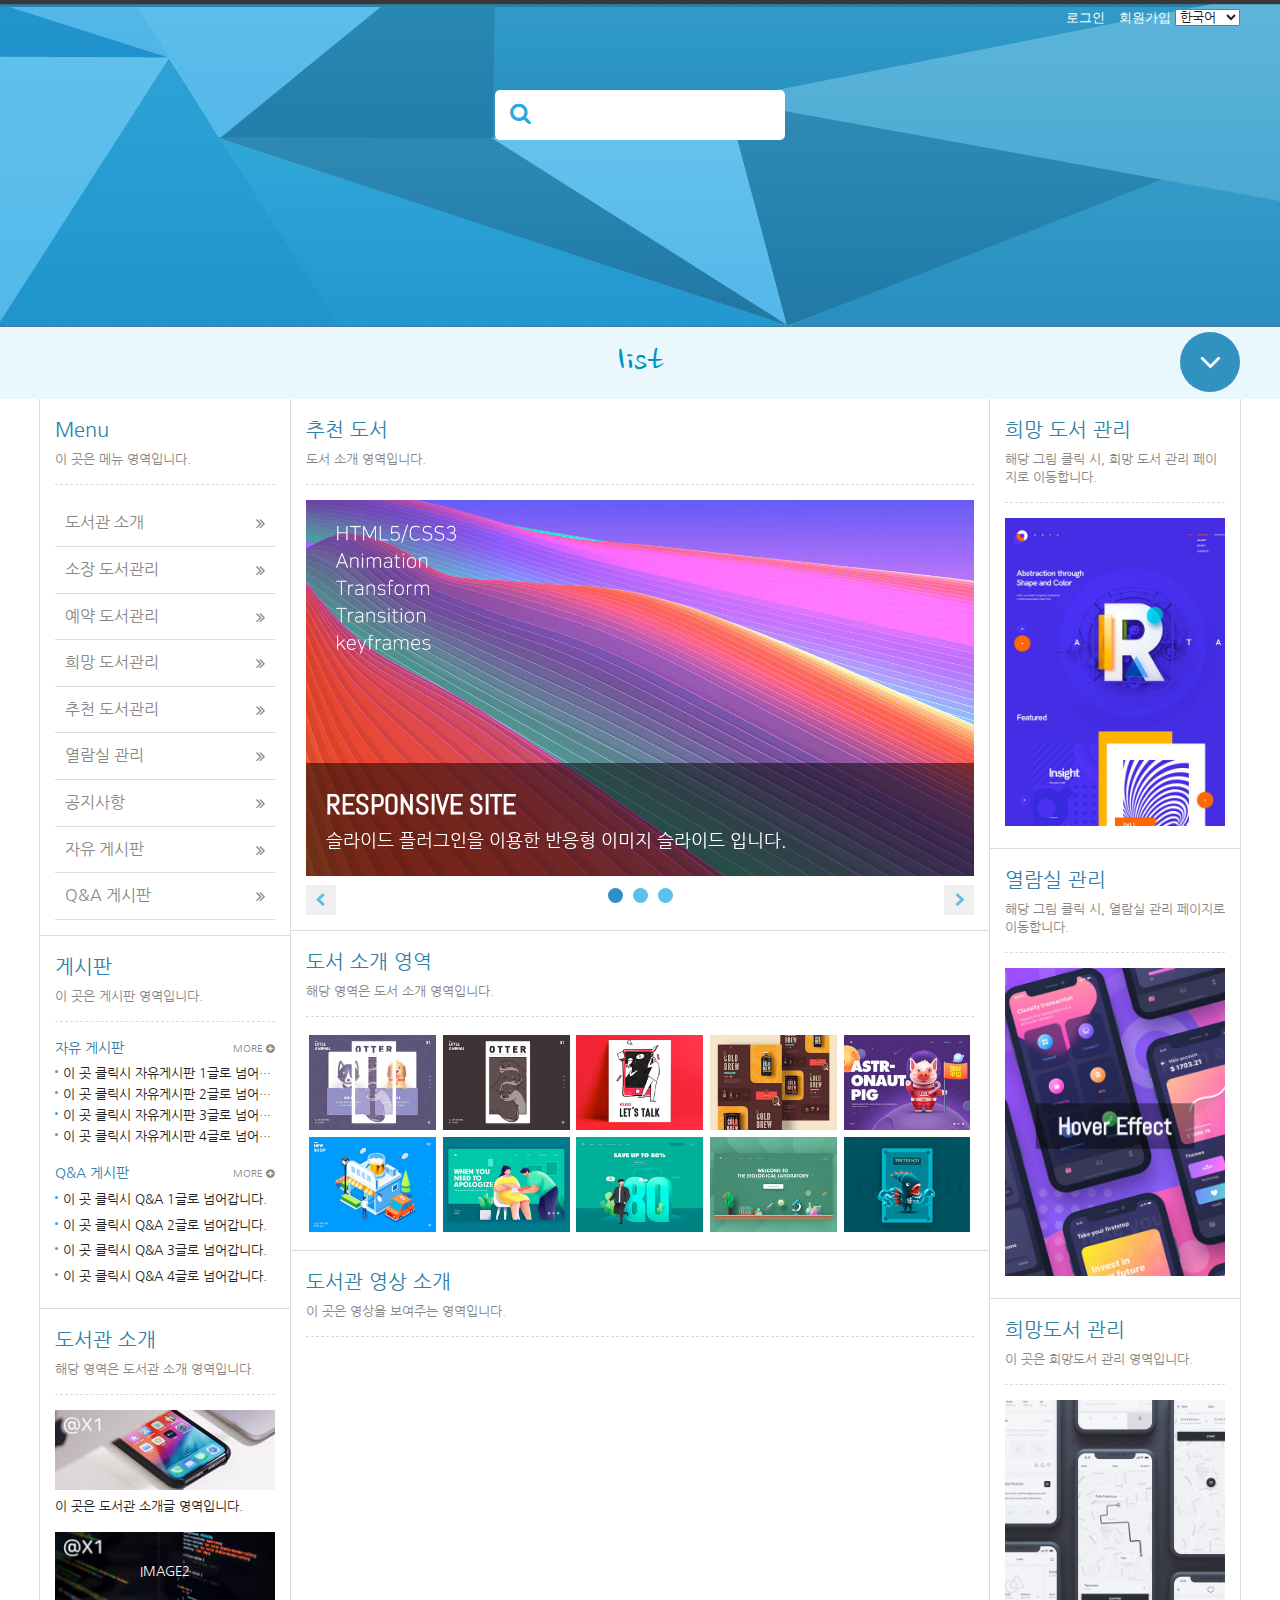
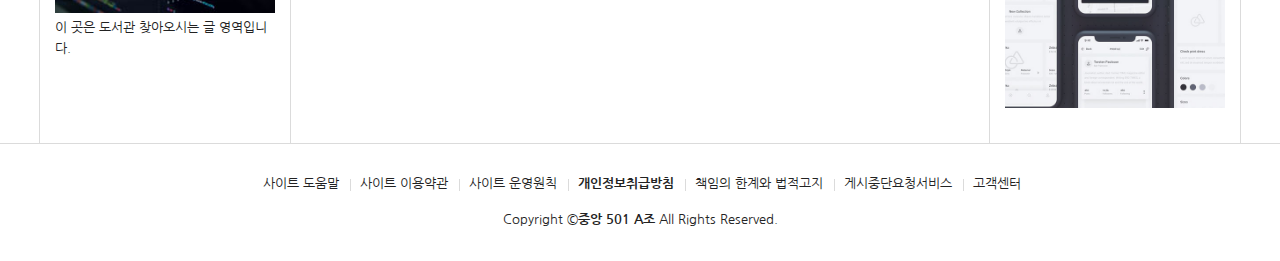
<file: src/main/webapp/resources/html/index.html>
<!DOCTYPE html>
<html lang="ko">

<head>
  <meta charset="UTF-8">
  <meta name="viewport" content="user-scalable=no, initial-scale=1.0, maximum-scale=1.0, minimum-scale=1.0, width=device-width">
  <meta name="author" content="Kyusup">
  <meta name="description" content="반응형 웹 도서관 사이트">
  <meta name="keywords" content="반응형사이트, 웹퍼블리셔, 웹접근성, HTML5">
  <title>도서관 프로젝트 - git test</title>

  <!-- style -->
  <link rel="stylesheet" href="css/reset.css">
  <link rel="stylesheet" href="css/style.css">
  <link rel="stylesheet" href="css/font-awesome.css">
  <link rel="stylesheet" href="css/slick.css">
  <link rel="stylesheet" href="css/lightgallery.css">

  <!-- 파비콘 -->
<!--
  <link rel="shortcut icon" href="icon/favicon.ico">
  <link rel="apple-touch-icon-precomposed" href="icon/favicon-152.png">
  <link rel="icon" href="path/to/favicon.png">
  <link rel="icon" href="icon/favicon-16.png" sizes="16x16">
  <link rel="icon" href="icon/favicon-32.png" sizes="32x32">
  <link rel="icon" href="icon/favicon-48.png" sizes="48x48">
  <link rel="icon" href="icon/favicon-64.png" sizes="64x64">
  <link rel="icon" href="icon/favicon-128.png" sizes="128x128">
-->
  <!-- 웹 폰트 -->
  <link href="https://fonts.googleapis.com/css?family=Nanum+Gothic" rel="stylesheet">
  <link href="https://fonts.googleapis.com/css?family=Nanum+Brush+Script" rel="stylesheet">
  <link href="https://fonts.googleapis.com/css?family=Abel" rel="stylesheet">

  <!-- HTLM5shiv ie6~8 -->
  <!--[if lt IE 9]>
        <script src="js/html5shiv.min.js"></script>
        <script type="text/javascript">
            alert("현재 당신이 보는 브라우저는 지원하지 않습니다. 최신 브라우저로 업데이트해주세요!");
        </script>
    <![endif]-->
  <style>
    /* reset */
    /* 여백 초기화 */
    body,
    div,
    ul,
    li,
    dl,
    dd,
    dt,
    ol,
    h1,
    h2,
    h3,
    h4,
    h5,
    h6,
    input,
    fieldset,
    legend,
    p,
    select,
    table,
    th,
    td,
    tr,
    textarea,
    button,
    form,
    figure,
    figcaption {
      margin: 0;
      padding: 0;
    }

    /* a 링크 초기화 */
    a {
      color: #222;
      text-decoration: none;
    }

    a:hover {
      color: #2698cb;
    }

    /* 폰트 초기화 */
    body,
    input,
    textarea,
    select,
    button,
    table {
      font-family: 'Nanum Gothic', AppleSDGothicNeo-Regular, 'Malgun Gothic', '맑은 고딕', dotum, '돋움', sans-serif;
      color: #222;
      font-size: 13px;
      line-height: 1.6;
    }

    /* 폰트 스타일 초기화 */
    em,
    address {
      font-style: normal;
    }

    /* 블릿기호 초기화 */
    ul,
    li,
    ol {
      list-style: none;
    }

    /* 제목 태그 초기화 */
    h1,
    h2,
    h3,
    h4,
    h5,
    h6 {
      font-size: 13px;
      font-weight: normal;
    }

    /* 버튼 초기화 */
    button {
      border: 0;
    }

    /* 반응형 */
    img {
      width: 100%;
    }

    /* clearfix */
    .clearfix {
      *zoom: 1;
    }

    .clearfix:before,
    .clearfix:after {
      display: block;
      content: '';
      line-height: 0;
    }

    .clearfix:after {
      clear: both;
    }

    /* IR 효과 */
    .ir_pm {
      display: block;
      overflow: hidden;
      font-size: 0;
      line-height: 0;
      text-indent: -9999px;
    }

    /* 의미있는 이미지의 대체 텍스트를 제공하는 경우(Phark Method) */
    .ir_wa {
      display: block;
      overflow: hidden;
      position: relative;
      z-index: -1;
      width: 100%;
      height: 100%;
    }

    /* 의미있는 이미지의 대체 텍스트로 이미지가 없어도 대체 텍스트를 보여주고자 할 때(WA IR) */
    .ir_su {
      overflow: hidden;
      position: absolute;
      width: 0;
      height: 0;
      line-height: 0;
      text-indent: -9999px;
    }

    /* 대체 텍스트가 아닌 접근성을 위한 숨김 텍스트를 제공할 때 */

    /* margin, padding */
    .mt10 {
      margin-top: 10px !important;
    }

    .mt15 {
      margin-top: 15px !important;
    }

    .mt20 {
      margin-top: 20px !important;
    }

    .mt25 {
      margin-top: 25px !important;
    }

    .mt30 {
      margin-top: 30px !important;
    }

    .mt35 {
      margin-top: 35px !important;
    }

    .mt40 {
      margin-top: 40px !important;
    }

    .mt45 {
      margin-top: 45px !important;
    }

    .mt50 {
      margin-top: 50px !important;
    }

    /* style */
    /* 레이아웃 */
    body {
      background: url(img/header_bg.jpg) repeat-x center top;
    }

    #header {}

    #nav {
      background-color: #f6fdff;
    }

    #title {
      background-color: #eaf7fd;
    }

    #contents .container {
      border-right: 1px solid #dbdbdb;
      border-left: 1px solid #dbdbdb;
    }

    #cont_left {
      float: left;
      width: 250px;
    }

    #cont_center {
      overflow: hidden;
      margin-right: 250px;
      min-height: 1300px;
      border-right: 1px solid #dbdbdb;
      border-left: 1px solid #dbdbdb;
    }

    #cont_right {
      position: absolute;
      right: 0;
      top: 0px;
      width: 250px;
    }

    #footer {
      border-top: 1px solid #dbdbdb;
    }

    /* 컨테이너 */
    .container {
      position: relative;
      width: 1200px;
      margin: 0 auto;
      /* background: rgba(0,0,0,0.3) */
    }

    /* 헤더 */
    .header {
      height: 327px;
    }

    .header .header_menu {
      text-align: right;
    }

    .header .header_menu a {
      color: #fff;
      padding: 8px 0 6px 10px;
      display: inline-block;
      transition: color 0.3s ease;
      font-family: 'Abel', sans-serif;
    }

    .header .header_menu a:hover {
      color: #ccc;
    }

    .header .header_tit {
      text-align: center;
      text-transform: uppercase;
      margin-top: 55px;
      font-family: 'Abel', sans-serif;
    }

    .header .header_tit h1 {
      font-size: 30px;
      color: #fff;
      background: #51b0dc;
      display: inline-block;
      padding: 5px 30px 5px 30px;
      letter-spacing: 2px;
      font-weight: 900;
      transition: box-shadow 0.25s ease-in-out;
    }

    .header .header_tit h1:hover {
      box-shadow:
        inset -9em 0 0 0 #257FAC,
        inset 9em 0 0 0 #257FAC;
    }

    .header .header_tit a {
      font-size: 16px;
      color: #fff;
      background: #4a9abf;
      display: inline-block;
      padding: 10px 20px 10px 20px;
      margin-top: -7px;
      transition: box-shadow 0.3s ease-in-out;
    }

    .header .header_tit a:hover {
      box-shadow:
        0 0 0 5px rgba(75, 154, 191, 0.9) inset,
        0 0 0 100px rgba(0, 0, 0, 0.1) inset;
    }

    .header .header_tit body {
      width: 300px;
      margin: 0 auto;
      padding-top: 8rem;
    }

    .header .header_tit fieldset {
      position: relative;
      display: inline-block;
      padding: 0 0 0 40px;
      background: #fff;
      border: none;
      border-radius: 5px;
    }

    .header .header_tit input, button {
      position: relative;
      width: 200px;
      height: 50px;
      padding: 0;
      display: inline-block;
      float: left;
    }

    .header .header_tit input {
      color: #666;
      z-index: 2;
      border: 0 none;
    }
    .header .header_tit input:focus {
      outline: 0 none;
    }
    .header .header_tit input:focus + button {
      -webkit-transform: translate(0, 0);
          -ms-transform: translate(0, 0);
              transform: translate(0, 0);
      -webkit-transition-duration: 0.3s;
              transition-duration: 0.3s;
    }
    .header .header_tit input:focus + button .fa {
      -webkit-transform: translate(0px, 0);
          -ms-transform: translate(0px, 0);
              transform: translate(0px, 0);
      -webkit-transition-duration: 0.3s;
              transition-duration: 0.3s;
      color: #fff;
    }

    .header .header_tit button {
      z-index: 1;
      width: 50px;
      border: 0 none;
      background: #ceb980;
      cursor: pointer;
      border-radius: 0 5px 5px 0;
      -webkit-transform: translate(-50px, 0);
          -ms-transform: translate(-50px, 0);
              transform: translate(-50px, 0);
      -webkit-transition-duration: 0.3s;
              transition-duration: 0.3s;
    }

    .header .header_tit .fa-search {
      font-size: 1.4rem;
      color: #29abe2;
      z-index: 3;
      top: 25%;
      -webkit-transform: translate(-190px, 0);
          -ms-transform: translate(-190px, 0);
              transform: translate(-190px, 0);
      -webkit-transition-duration: 0.3s;
              transition-duration: 0.3s;
      -webkit-transition: all 0.1s ease-in-out;
              transition: all 0.1s ease-in-out;
    }


    .header .header_icon {
      text-align: center;
      margin-top: 40px;
      padding-bottom: 45px;
    }

    .header .header_icon li {
      display: inline;
      margin: 0 2px;
    }

    .header .header_icon li a {
      position: relative;
      background-color: #3192bf;
      border-radius: 50%;
      width: 60px;
      height: 60px;
      color: #fff;
      display: inline-block;
      font-size: 35px;
      line-height: 60px;
      transition: all 0.3s ease;
    }

    .header .header_icon li a span {
      position: absolute;
      opacity: 0;
      left: 50%;
      top: -40px;
      transform: translateX(-50%);
      font-size: 12px;
      line-height: 1.6;
      background: #3192bf;
      padding: 3px 9px;
      border-radius: 6px 0;
      transition: all 0.3s ease;
    }

    .header .header_icon li a span:before {
      content: '';
      position: absolute;
      left: 50%;
      bottom: -5px;
      margin-left: -5px;
      border-top: 5px solid #3192bf;
      border-left: 5px solid transparent;
      border-right: 5px solid transparent;
    }

    .header .header_icon li a:hover span {
      opacity: 1;
      top: -33px;
    }

    .header .header_icon li a:hover {
      box-shadow:
        0 0 0 3px rgba(75, 154, 191, 0.9) inset,
        0 0 0 100px rgba(0, 0, 0, 0.1) inset;
    }

    /* 전체 메뉴 */
    .nav {
      overflow: hidden;
      padding: 25px 0;
      display: none;
    }

    .nav>div {
      float: left;
      width: 40%;
    }

    .nav>div:last-child {
      width: 20%;
    }

    .nav>div ol {
      overflow: hidden;
    }

    .nav>div li {
      float: left;
      width: 50%;
      position: relative;
      padding-left: 8px;
      box-sizing: border-box;
    }

    .nav>div:last-child li {
      width: 100%;
    }

    .nav>div li a {
      position: relative;
    }

    .nav>div li:before {
      content: '';
      width: 3px;
      height: 3px;
      background-color: #25a2d0;
      border-radius: 50%;
      position: absolute;
      left: 0;
      top: 8px;
    }

    .nav>div h3 {
      font-size: 18px;
      color: #25a2d0;
      font-weight: bold;
      margin-bottom: 4px;
    }

    .nav>div li a:after {
      content: '';
      display: inline-block;
      width: 0;
      height: 1px;
      position: absolute;
      bottom: 0;
      left: 0;
      background: #25a2d0;
      transition: all .2s ease-out;
    }

    .nav>div li:hover a:after {
      width: 100%;
    }

    /* 타이틀 */
    .title {
      position: relative;
      text-align: center;
    }

    .title h2 {
      font-family: 'Nanum Brush Script', cursive;
      font-size: 39px;
      color: #0093bd;
      padding: 5px 0;
    }

    .title .btn {
      position: absolute;
      right: 0;
      top: 5px;
      width: 60px;
      height: 60px;
      line-height: 60px;
      background: #3192bf;
      color: #fff;
      font-size: 35px;
      border-radius: 50%;
      transition: all 0.3s ease;
    }

    .title .btn:hover {
      box-shadow:
        0 0 0 3px rgba(75, 154, 191, 0.9) inset,
        0 0 0 100px rgba(0, 0, 0, 0.1) inset;
    }

    /* 컨텐츠 영역 */
    .column {
      padding: 15px;
      border-bottom: 1px solid #dbdbdb;
    }

    .column .col_tit {
      font-size: 20px;
      color: #2f7fa6;
      padding-bottom: 5px;
    }

    .column .col_desc {
      border-bottom: 1px dashed #dbdbdb;
      padding-bottom: 15px;
      margin-bottom: 15px;
      color: #878787;
      line-height: 18px;
    }

    .column.col1 {}

    .column.col2 {}

    .column.col3 {
      border-bottom: 0;
    }

    .column.col4 {}

    .column.col5 {}

    .column.col6 {
      border-bottom: 0;
    }

    .column.col7 {}

    .column.col8 {}

    .column.col9 {
      border-bottom: 0;
    }

    /* 메뉴 */
    .menu li {
      position: relative;
    }

    .menu li a {
      font-size: 16px;
      text-transform: uppercase;
      color: #878787;
      border-bottom: 1px solid #dbdbdb;
      padding: 10px;
      display: block;
      transition: box-shadow 0.34s ease, background 0.34s ease;
    }

    .menu li a i {
      position: absolute;
      right: 10px;
      top: 15px;
    }

    .menu li a:hover {
      box-shadow: inset 180px 0 0 0 rgba(36, 130, 174, 0.7);
      color: #fff;
      background: rgba(36, 130, 174, 0.9);
    }

    /* 게시판1 */
    .notice1 {
      position: relative;
    }

    .notice1 h5 {
      font-size: 14px;
      color: #2f7fa6;
      padding-bottom: 5px;
    }

    .notice1 li {
      position: relative;
      overflow: hidden;
      text-overflow: ellipsis;
      white-space: nowrap;
      padding-left: 8px;
    }

    .notice1 li:before {
      content: '';
      width: 3px;
      height: 3px;
      border-radius: 50%;
      background: #449ce2;
      position: absolute;
      left: 0;
      top: 6px;
    }

    .notice1 .more {
      position: absolute;
      right: 0;
      top: 3px;
      color: #878787;
      text-transform: uppercase;
      font-size: 10px;
    }

    /* 게시판2 */
    .notice2 {
      position: relative;
    }

    .notice2 h5 {
      font-size: 14px;
      color: #2f7fa6;
      padding-bottom: 5px;
    }

    .notice2 li {
      position: relative;
      overflow: hidden;
      text-overflow: ellipsis;
      display: -webkit-box;
      -webkit-box-orient: vertical;
      -webkit-line-clamp: 2;
      padding-left: 8px;
      padding-bottom: 5px;
      max-height: 40px;
      /* ie */
    }

    .notice2 li:before {
      content: '';
      width: 3px;
      height: 3px;
      border-radius: 50%;
      background: #449ce2;
      position: absolute;
      left: 0;
      top: 6px;
    }

    .notice2 .more {
      position: absolute;
      right: 0;
      top: 3px;
      color: #878787;
      text-transform: uppercase;
      font-size: 10px;
    }

    /* 블로그1 */
    .blog1 img {
      width: 100%;
    }

    .blog1 .img-retina {
      display: none;
    }

    @media only screen and (-webkit-min-device-pixel-ratio: 1.5),
    only screen and (min-device-pixel-ratio: 1.5),
    only screen and (min-resolution: 1.5dppx) {
      .blog1 .img-retina {
        display: initial;
      }

      .blog1 .img-normal {
        display: none;
      }
    }

    /* 블로그2 */
    .blog2 h5 {
      color: #fff;
      text-align: center;
      padding: 30px 30px;
      text-transform: uppercase;
    }

    .blog2 p {
      padding-top: 5px;
    }

    .blog2 .img-retina {
      background-image: url(img/blog3_@1.jpg);
      background-size: cover;
    }

    @media only screen and (-webkit-min-device-pixel-ratio: 1.5),
    only screen and (min-device-pixel-ratio: 1.5),
    only screen and (min-resolution: 1.5dppx) {
      .blog2 .img-retina {
        background-image: url(img/blog3_@2.jpg);
      }
    }

    /* 이미지 슬라이드 */
    .slider figure {
      position: relative;
    }

    .slider figcaption {
      position: absolute;
      bottom: 0;
      left: 0;
      width: 100%;
      padding: 20px;
      box-sizing: border-box;
      background-color: rgba(0, 0, 0, 0.5);
      color: #fff;
      font-size: 18px;
    }

    .slider figcaption em {
      display: block;
      font-weight: bold;
      font-size: 28px;
      text-transform: uppercase;
      font-family: 'Abel', sans-serif;
      opacity: 0;
      transform: translateX(50px);
      transition: all .84s ease;
    }

    .slider figcaption span {
      display: block;
      overflow: hidden;
      text-overflow: ellipsis;
      white-space: nowrap;
      opacity: 0;
      transform: translateX(50px);
      transition: all .84s 0.2s ease;
    }

    .slider .slick-active figcaption em {
      opacity: 1;
      transform: translateX(0)
    }

    .slider .slick-active figcaption span {
      opacity: 1;
      transform: translateX(0)
    }

    .slider .slick-dots {
      display: block;
      width: 100%;
      text-align: center;
    }

    .slider .slick-dots li {
      display: inline-block;
      width: 15px;
      height: 15px;
      margin: 5px;
    }

    .slider .slick-dots li button {
      font-size: 0;
      line-height: 0;
      display: block;
      width: 15px;
      height: 15px;
      cursor: pointer;
      background: #5dbfeb;
      border-radius: 50%;
    }

    .slider .slick-dots li.slick-active button {
      background: #2b91c8;
    }

    .slider .slick-prev {
      position: absolute;
      left: 0;
      bottom: 0;
      z-index: 1000;
      width: 30px;
      height: 30px;
      display: inline-block;
      font: normal normal normal 14px/1 FontAwesome;
      text-indent: -9999px;
    }

    .slider .slick-prev::before {
      content: "\f053";
      color: #5dbfeb;
      text-indent: 0;
      position: absolute;
      left: 9px;
      top: 8px;
    }

    .slider .slick-next {
      position: absolute;
      right: 0;
      bottom: 0;
      z-index: 1000;
      width: 30px;
      height: 30px;
      display: inline-block;
      font: normal normal normal 14px/1 FontAwesome;
      text-indent: -9999px;
    }

    .slider .slick-next::before {
      content: "\f054";
      color: #5dbfeb;
      text-indent: 0;
      position: absolute;
      left: 11px;
      top: 8px;
    }

    /* 라이트 박스 */
    .square a {
      float: left;
      width: 19%;
      margin: 0.5%;
      position: relative;
      overflow: hidden;
    }

    .square a img {
      width: 100%;
      display: block;
    }

    .square a em {
      background: rgba(0, 0, 0, 0.77);
      color: #fff;
      width: 100%;
      text-align: center;
      position: absolute;
      left: 0;
      bottom: -30px;
      opacity: 1;
      transition: all .3s ease;
    }

    .square a:hover em {
      bottom: 0;
      background: rgba(0, 0, 0, 0.57);
    }

    .square a:nth-child(1):hover img {
      filter: blur(2px);
    }

    .square a:nth-child(2):hover img {
      filter: brightness(50%);
    }

    .square a:nth-child(3):hover img {
      filter: contrast(10%);
    }

    .square a:nth-child(4):hover img {
      filter: grayscale(100%);
    }

    .square a:nth-child(5):hover img {
      filter: hue-rotate(120deg);
    }

    .square a:nth-child(6):hover img {
      filter: invert(100%);
    }

    .square a:nth-child(7):hover img {
      filter: opacity(10%);
    }

    .square a:nth-child(8):hover img {
      filter: saturate(10%);
    }

    .square a:nth-child(9):hover img {
      filter: sepia(120%);
    }

    .square a:nth-child(10):hover img {
      filter: sepia(120%) hue-rotate(120deg);
    }

    /* 비디오 */
    .video {
      position: relative;
      width: 100%;
      padding-bottom: 56.25%;
    }

    .video iframe {
      position: absolute;
      width: 100%;
      height: 100%;
    }

    /* 푸터 */
    .footer {
      text-align: center;
      padding: 30px 50px;
    }

    .footer li {
      position: relative;
      display: inline;
      padding: 0 7px 0 10px;
      white-space: nowrap;
    }

    .footer li:before {
      content: '';
      width: 1px;
      height: 12px;
      background-color: #dbdbdb;
      position: absolute;
      left: 0;
      top: 2px;
    }

    .footer li:first-child:before {
      width: 0;
    }

    .footer address {
      padding-top: 15px;
    }

    /* 사이드 이펙트1 */
    .side1 {
      position: relative;
      display: block;
      perspective: 600px;
    }

    .side1 .front {
      transform-style: preserve-3d;
      transform: rotateY(0deg);
      transition: all 0.5s ease-in-out;
      backface-visibility: hidden;
    }

    .side1 .back {
      position: absolute;
      top: 0;
      left: 0;
      width: 100%;
      height: 100%;
      z-index: -1;
      transform-style: preserve-3d;
      color: #fff;
      background: #4038DC;
      text-align: center;
      transform: rotateY(-180deg);
      transition: all 0.5s ease-in-out;
      backface-visibility: hidden;
    }

    .side1 .back i {
      position: absolute;
      left: 50%;
      top: 50%;
      transform: translate(-50%, -50%);
    }

    .side1:hover .front {
      transform: rotateY(180deg);
    }

    .side1:hover .back {
      transform: rotateY(0deg);
      z-index: 1;
    }

    /* 사이드 이펙트2 */
    .side2 {
      position: relative;
      display: block;
      perspective: 600px;
    }

    .side2 .front {
      transform-style: preserve-3d;
      transform: rotateY(0deg);
      transition: all 0.5s ease-in-out;
      backface-visibility: hidden;
    }

    .side2 .back {
      position: absolute;
      top: 0;
      left: 0;
      width: 100%;
      height: 100%;
      z-index: -1;
      transform-style: preserve-3d;
      transform: rotateY(-180deg);
      transition: all 0.5s ease-in-out;
      backface-visibility: hidden;
    }

    .side2 .front figcaption {
      position: absolute;
      left: 50%;
      top: 50%;
      transform: translate(-50%, -50%) translateZ(100px);
      display: block;
      text-align: center;
    }

    .side2 .back figcaption {
      position: absolute;
      left: 50%;
      top: 50%;
      transform: translate(-50%, -50%) translateZ(100px);
      color: #fff;
      font-size: 20px;
      display: block;
      text-align: center;
    }

    .side2 figcaption {
      width: 60%;
    }

    .side2 figcaption h3 {
      color: #fff;
      font-size: 20px;
      font-family: 'Abel', sans-serif;
      font-weight: bold;
      background: rgba(0, 0, 0, 0.4);
      padding: 3px 10px;
    }

    .side2 figcaption p {
      font-size: 14px;
    }

    .side2:hover .front {
      transform: rotateY(180deg);
    }

    .side2:hover .back {
      transform: rotateY(0deg);
      z-index: 1;
    }

    /* 사이드 이펙트3 */
    .side3 {
      position: relative;
      overflow: hidden;
      background: #000;
    }

    .side3 figcaption {
      position: absolute;
      top: 50%;
      left: 50%;
      color: #fff;
      text-align: center;
      opacity: 0;
      text-transform: uppercase;
      transition: all 0.3s ease;
      transform: translate(350%, -50%) rotate(180deg);
    }

    .side3 figcaption:after {
      content: '';
      width: 100px;
      height: 100px;
      background: #000;
      border-radius: 50%;
      position: absolute;
      left: 50%;
      top: 50%;
      z-index: -1;
      transform: translate(-50%, -50%);
    }

    .side3 figcaption h3 {
      font-size: 16px;
    }

    .side3 figcaption em {
      display: block;
      font-weight: bold;
    }

    .side3 img {
      display: block;
      transition: all 0.3s ease;
    }

    .side3:hover img {
      opacity: 0.4;
    }

    .side3:hover figcaption {
      transform: translate(-50%, -50%) rotate(0deg);
      opacity: 1;
    }


    /* mediaquery */
    /* 화면 너비 0~1220px */
    @media (max-width: 1220px) {
      .container {
        width: 100%;
      }

      .row {
        padding: 0 15px;
      }

      #cont_center {
        min-height: 1350px;
      }

      #contents .container {
        border: 0;
      }

      .title .btn {
        right: 15px;
      }

      .square a {
        width: 24%
      }

      .square a:nth-child(5n) {
        display: none;
      }
    }

    /* 화면 너비 0~1024px */
    @media (max-width: 1024px) {
      .square a {
        width: 32.33333%
      }

      .square a:nth-child(5) {
        display: block;
      }
    }

    /* 화면 너비 0~960px */
    @media (max-width: 960px) {
      #cont_right {
        position: static;
        width: 100%;
        border-top: 1px solid #dbdbdb;
      }

      #cont_center {
        margin-right: 0;
        border-right: 0;
      }

      .nav>div {
        float: none;
        width: 100%;
      }

      .nav>div:last-child {
        width: 100%;
      }

      .nav>div li {
        width: 33.333%;
      }

      .nav>div:last-child li {
        width: 33.333%;
      }

      .nav>div ol {
        margin-bottom: 10px;
      }

      #cont_right {
        overflow: hidden;
      }

      #cont_right .column {
        float: left;
        width: 33.333%;
        box-sizing: border-box;
      }

      #cont_right .column.col7 {
        border-right: 1px solid #dbdbdb;
        border-bottom: 0;
      }

      #cont_right .column.col8 {
        border-right: 1px solid #dbdbdb;
        border-bottom: 0;
      }
    }

    /* 화면 너비 0~768px */
    @media (max-width: 768px) {
      #cont_left {
        float: none;
        width: 100%;
      }

      #cont_center {
        border-left: 0;
      }
    }

    /* 화면 너비 0~600px */
    @media (max-width: 600px) {
      .header {
        height: auto;
      }

      .nav>div li {
        width: 50%;
      }

      .nav>div:last-child li {
        width: 50%;
      }

      .header .header_tit {
        display: none;
      }

      .header .header_icon {
        display: none;
      }

      .title .btn {
        display: none;
      }

      .column.col1 .col_tit {
        display: none;
      }

      .column.col1 .col_desc {
        display: none;
      }

      .column.col1 .menu li a i {
        display: none;
      }

      .column.col1 {
        padding: 0;
        border-bottom: 0;
      }

      .column.col1 .menu ul {
        overflow: hidden;
      }

      .column.col1 .menu li {
        float: left;
        width: 33.33333%;
        text-align: center;
        border-right: 1px solid #dbdbdb;
        box-sizing: border-box;
      }

      .column.col1 .menu li:nth-child(3n) {
        border-right: 0;
      }

      .column.col1 .menu li a {
        color: #fff;
        text-shadow: 0 0 5px rgba(0, 0, 0, 0.7);
      }

      .column.col1 .menu li a:hover {
        box-shadow: none;
        background: rgba(36, 130, 174, 0.3);
      }

      .column.col2 {
        background: #fff;
      }

      .column.col4 {
        border-top: 1px solid #dbdbdb;
      }

      #cont_right .column {
        width: 50%;
      }

      #cont_right .column.col8 {
        border-right: 0;
      }

      #cont_right .column.col9 {
        display: none;
      }

      .slider figcaption {
        padding: 10px;
      }

      .slider figcaption em {
        font-size: 18px;
      }

      .slider figcaption span {
        font-size: 14px;
      }

      .square a {
        width: 49%
      }

      .square a:nth-child(5) {
        display: none;
      }
    }

    /* 화면 너비 0~480px */
    @media (max-width: 480px) {}

    /* 화면 너비 0~320px */
    @media (max-width: 320px) {
      #cont_right .column {
        width: 100%;
      }

      #cont_right .column.col7 {
        border-right: 0;
        border-bottom: 1px solid #dbdbdb;
      }

      .square a {
        width: 100%;
        margin-left: 0;
        margin-right: 0;
      }
    }


  </style>
</head>

<body>

  <header id="header">
    <div class="container">
      <div class="row">
        <div class="header">
          <div class="header_menu">
            <a href="./form/loginForm.html">로그인</a>
            <a href="#">회원가입</a>
            <select name = "language">
              <option value="ko">한국어</option>
              <option value="en">English</option>
            </select>
          </div>
          <!-- //header_menu -->
          <div class="header_tit">
            <form>
              <fieldset>
                <input type="search"/>
                  <button type="submit"><i class="fa fa-search"></i></button>
              </fieldset>
            </form>
          </div>
          <!-- //header_tit -->
<!--          <div class="header_icon">
            <ul>
              <li><a href="#"><i class="fa fa-html5" aria-hidden="true"></i><span>HTML5</span></a></li>
              <li><a href="#"><i class="fa fa-github" aria-hidden="true"></i><span>GitHub</span></a></li>
              <li><a href="#" class="facebook"><i class="fa fa-facebook-square" aria-hidden="true"></i><span>Fackbook</span></a></li>
              <li><a href="#" class="twitter"><i class="fa fa-twitter" aria-hidden="true"></i><span>twitter</span></a></li>
            </ul>
          </div>
-->
          <!-- //header_icon -->
        </div>
      </div>
    </div>
  </header>
  <!-- //nav -->

  <nav id="nav">
    <div class="container">
      <div class="row">
        <div class="nav">
          <h2 class="ir_su">전체 메뉴</h2>
          <div>
            <h3>도서관 소개</h3>
            <ol>
              <li><a href="#">도서관 소개</a></li>
              <li><a href="#">도서관 시설</a></li>
              <li><a href="#">도서관 이용 안내</a></li>
              <li><a href="#">찾아오시는 길</a></li>
            </ol>
          </div>
          <div>
            <h3>도서 관리</h3>
            <ol>
              <li><a href="#">소장 도서 관리</a></li>
              <li><a href="#">예약 도서 관리</a></li>
              <li><a href="#">희망 도서 관리</a></li>
              <li><a href="#">추천 도서 관리</a></li>
            </ol>
          </div>
          <div>
            <h3>열람실 관리</h3>
            <ol>
              <li><a href="#">열람실 예약</a></li>
            </ol>
          </div>
          <div>
            <h3>공지사항</h3>
            <ol>
              <li><a href="#">공지사항</a></li>
            </ol>
          </div>
          <div>
            <h3>게시판</h3>
            <ol>
              <li><a href="#">자유 게시판</a></li>
              <li><a href="#">Q&A 게시판</a></li>
            </ol>
          </div>
        </div>
      </div>
    </div>
  </nav>
  <!-- //nav -->

  <article id="title">
    <div class="container">
      <div class="title">
        <h2>list</h2>
        <a href="#" class="btn"><i class="fa fa-angle-down" aria-hidden="true"></i><span class="ir_su">전체메뉴 보기</span></a>
      </div>
    </div>
  </article>
  <!-- //title -->

  <!-- main -->
    <section id="contents">
      <div class="container">
        <h2 class="ir_su">반응형 사이트 컨텐츠</h2>
        <section id="cont_left">
          <h3 class="ir_su">메뉴 및 게시판 컨텐츠 영역</h3>
          <article class="column col1">
            <h4 class="col_tit">Menu</h4>
            <p class="col_desc">이 곳은 메뉴 영역입니다.</p>
            <!-- 메뉴 -->
            <div class="menu">
              <ul>
                <li><a href="#">도서관 소개 <i class="fa fa-angle-double-right" aria-hidden="true"></i></a></li>
                <li><a href="#">소장 도서관리 <i class="fa fa-angle-double-right" aria-hidden="true"></i></a></li>
                <li><a href="#">예약 도서관리 <i class="fa fa-angle-double-right" aria-hidden="true"></i></a></li>
                <li><a href="#">희망 도서관리 <i class="fa fa-angle-double-right" aria-hidden="true"></i></a></li>
                <li><a href="#">추천 도서관리 <i class="fa fa-angle-double-right" aria-hidden="true"></i></a></li>
                <li><a href="#">열람실 관리 <i class="fa fa-angle-double-right" aria-hidden="true"></i></a></li>
                <li><a href="#">공지사항 <i class="fa fa-angle-double-right" aria-hidden="true"></i></a></li>
                <li><a href="#">자유 게시판 <i class="fa fa-angle-double-right" aria-hidden="true"></i></a></li>
                <li><a href="#">Q&A 게시판 <i class="fa fa-angle-double-right" aria-hidden="true"></i></a></li>
              </ul>
            </div>
            <!--//메뉴 -->
          </article>
          <!-- //col1 -->

          <article class="column col2">
            <h4 class="col_tit">게시판</h4>
            <p class="col_desc">이 곳은 게시판 영역입니다.</p>
            <!-- 게시판 -->
            <div class="notice1">
              <h5>자유 게시판</h5>
              <ul>
                <li><a href="#">이 곳 클릭시 자유게시판 1글로 넘어갑니다.</a></li>
                <li><a href="#">이 곳 클릭시 자유게시판 2글로 넘어갑니다.</a></li>
                <li><a href="#">이 곳 클릭시 자유게시판 3글로 넘어갑니다.</a></li>
                <li><a href="#">이 곳 클릭시 자유게시판 4글로 넘어갑니다.</a></li>
              </ul>
              <a href="#" class="more" title="더 보기">More <i class="fa fa-plus-circle" aria-hidden="true"></i></a>
            </div>
            <!--//게시판 -->
            <!-- 게시판 -->
            <div class="notice2 mt15">
              <h5>Q&A 게시판</h5>
              <ul>
                <li><a href="#">이 곳 클릭시 Q&A 1글로 넘어갑니다.</a></li>
                <li><a href="#">이 곳 클릭시 Q&A 2글로 넘어갑니다.</a></li>
                <li><a href="#">이 곳 클릭시 Q&A 3글로 넘어갑니다.</a></li>
                <li><a href="#">이 곳 클릭시 Q&A 4글로 넘어갑니다.</a></li>
              </ul>
              <a href="#" class="more" title="더 보기">More <i class="fa fa-plus-circle" aria-hidden="true"></i></a>
            </div>
            <!--//게시판2 -->
          </article>
          <!-- //col2 -->

          <article class="column col3">
            <h4 class="col_tit">도서관 소개</h4>
            <p class="col_desc">해당 영역은 도서관 소개 영역입니다.</p>
            <!-- blog -->
            <div class="blog1">
              <h5 class="ir_su">Image1</h5>
              <figure>
                <img src="img/blog4_@1.jpg" class="img-normal" alt="normal image">
                <img src="img/blog4_@2.jpg" class="img-retina" alt="retina image">
                <figcaption>이 곳은 도서관 소개글 영역입니다.</figcaption>
              </figure>
            </div>
            <!--//blog -->
            <!-- blog2 -->
            <div class="blog2 mt15">
              <div class="img-retina">
                <h5>Image2</h5>
              </div>
              <p>이 곳은 도서관 찾아오시는 글 영역입니다.</p>
            </div>
            <!--//blog2 -->
          </article>
          <!-- //col3 -->
        </section>
        <!-- //cont_left -->

        <section id="cont_center">
          <h3 class="ir_su">반응형 사이트 가운데 컨텐츠</h3>
          <article class="column col4">
            <h4 class="col_tit">추천 도서</h4>
            <p class="col_desc">도서 소개 영역입니다.</p>
            <!-- 이미지 슬라이드 -->
            <div class="slider">
              <div>
                <figure>
                  <img src="img/slider001.jpg" alt="이미지1">
                  <figcaption><em>Responsive Site</em><span>슬라이드 플러그인을 이용한 반응형 이미지 슬라이드 입니다.</span></figcaption>
                </figure>
              </div>
              <div>
                <figure>
                  <img src="img/slider001.jpg" alt="이미지2">
                  <figcaption><em>Responsive Site</em><span>슬라이드 플러그인을 이용한 반응형 이미지 슬라이드 입니다.</span></figcaption>
                </figure>
              </div>
              <div>
                <figure>
                  <img src="img/slider001.jpg" alt="이미지3">
                  <figcaption><em>Responsive Site</em><span>슬라이드 플러그인을 이용한 반응형 이미지 슬라이드 입니다.</span></figcaption>
                </figure>
              </div>
            </div>
            <!--//이미지 슬라이드 -->
          </article>
          <!-- //col4 -->

          <article class="column col5">
            <h4 class="col_tit">도서 소개 영역</h4>
            <p class="col_desc">해당 영역은 도서 소개 영역입니다.</p>
            <!-- lightbox -->
            <div class="lightbox square clearfix">
              <a href="img/light01_s.jpg"><img src="img/light01.jpg" alt="이미지"><em>blur</em></a>
              <a href="img/light02_s.jpg"><img src="img/light02.jpg" alt="이미지"><em>brightness</em></a>
              <a href="img/light03_s.jpg"><img src="img/light03.jpg" alt="이미지"><em>contrast</em></a>
              <a href="img/light04_s.jpg"><img src="img/light04.jpg" alt="이미지"><em>grayscale</em></a>
              <a href="img/light05_s.jpg"><img src="img/light05.jpg" alt="이미지"><em>hue-rotate</em></a>
              <a href="img/light06_s.jpg"><img src="img/light06.jpg" alt="이미지"><em>invert</em></a>
              <a href="img/light07_s.jpg"><img src="img/light07.jpg" alt="이미지"><em>opacity</em></a>
              <a href="img/light08_s.jpg"><img src="img/light08.jpg" alt="이미지"><em>saturate</em></a>
              <a href="img/light09_s.jpg"><img src="img/light09.jpg" alt="이미지"><em>sepia</em></a>
              <a href="img/light10_s.jpg"><img src="img/light10.jpg" alt="이미지"><em>Mix</em></a>
            </div>
            <!--//lightbox -->
          </article>
          <!-- //col5 -->

          <article class="column col6">
            <h4 class="col_tit">도서관 영상 소개</h4>
            <p class="col_desc">이 곳은 영상을 보여주는 영역입니다.</p>
            <!-- video -->
            <!-- <video autoplay="autoplay" controls="controls" loop="loop">
							<source src="img/video.mp4" type="video/mp4">
						</video> -->
            <div class="video">
              <iframe width="560" height="315" src="https://www.youtube.com/embed/akJu8OLkiI8" frameborder="0" allow="accelerometer; autoplay; encrypted-media; gyroscope; picture-in-picture" allowfullscreen></iframe>
            </div>
            <!--//video -->
          </article>
          <!-- //col6 -->
        </section>
        <!-- //cont_center -->
        <section id="cont_right">
          <h3 class="ir_su">반응형 사이트 오른쪽 컨텐츠</h3>
          <article class="column col7">
            <h4 class="col_tit">희망 도서 관리</h4>
            <p class="col_desc">해당 그림 클릭 시, 희망 도서 관리 페이지로 이동합니다.</p>
            <!-- side1 -->
            <div class="side1">
              <figure class="front">
                <img src="img/side1.jpg" alt="이미지2">
              </figure>
              <div class="back">
                <i class="fa fa-heart fa-4x" aria-hidden="true"></i>
              </div>
            </div>
            <!-- side1//-->
          </article>
          <!-- //col7 -->

          <article class="column col8">
            <h4 class="col_tit">열람실 관리</h4>
            <p class="col_desc">해당 그림 클릭 시, 열람실 관리 페이지로 이동합니다.</p>
            <!-- side2 -->
            <div class="side2">
              <figure class="front">
                <img src="img/side2.jpg" alt="이미지2">
                <figcaption>
                  <h3>Hover Effect</h3>
                </figcaption>
              </figure>
              <figure class="back">
                <img src="img/side4.jpg" alt="이미지2">
                <figcaption>
                  <h3>Hover Effect</h3>
                </figcaption>
              </figure>
            </div>
            <!-- side2//-->
          </article>
          <!-- //col8 -->

          <article class="column col9">
            <h4 class="col_tit">희망도서 관리</h4>
            <p class="col_desc">이 곳은 희망도서 관리 영역입니다.</p>
            <!-- side3 -->
            <div class="side3">
              <figure>
                <img src="img/side3.jpg" alt="이미지3">
                <figcaption>
                  <h3>Hover<em>Effect</em></h3>
                </figcaption>
              </figure>
            </div>
            <!-- side3//-->
          </article>
          <!-- //col9 -->
        </section>
        <!-- //cont_right -->
      </div>
    </section>
    <!-- //contents -->
  </main>

  <footer id="footer">
    <div class="container">
      <div class="row">
        <div class="footer">
          <ul>
            <li><a href="#">사이트 도움말</a></li>
            <li><a href="#">사이트 이용약관</a></li>
            <li><a href="#">사이트 운영원칙</a></li>
            <li><a href="#"><strong>개인정보취급방침</strong></a></li>
            <li><a href="#">책임의 한계와 법적고지</a></li>
            <li><a href="#">게시중단요청서비스</a></li>
            <li><a href="#">고객센터</a></li>
          </ul>
          <address>
            Copyright &copy;<strong>중앙 501 A조</strong> All Rights Reserved.
          </address>
        </div>
      </div>
    </div>
  </footer>
  <!-- //footer -->

  <!-- JavaScript Libraries -->
  <script src="js/jquery.min_1.12.4.js"></script>
  <script src="js/modernizr-custom.js"></script>
  <script src="js/slick.min.js"></script>
  <script src="js/lightgallery.min.js"></script>
  <script>
    //접기/펼치기
    $(".btn").click(function(e) {
      e.preventDefault();
      $(".nav").slideToggle();
      $(".btn").toggleClass("open");
      //var btn = $(".btn").find(">i").attr("class");
      //alert(btn);

      if ($(".btn").hasClass("open")) {
        //open이 있을 때
        $(".btn").find(">i").attr("class", "fa fa-angle-up");
      } else {
        //open이 없을 때
        $(".btn").find(">i").attr("class", "fa fa-angle-down");
      }
    });

    $(window).resize(function() {
      var wWidth = $(window).width();
      if (wWidth > 600) {
        $(".nav").removeAttr("style");
      }
    });

    //라이트 박스
    $(".lightbox").lightGallery({
      thumbnail: true,
      autoplay: true,
      pause: 3000,
      progressBar: true
    });

    //이미지 슬라이더
    $(".slider").slick({
      dots: true,
      autoplay: true,
      autoplaySpeed: 3000,
      arrows: true,
      responsive: [{
        breakpoint: 768,
        settings: {
          autoplay: false,
        }
      }]
    });

    //sns 공유하기
    $(".facebook").click(function(e) {
      e.preventDefault();
      window.open('https://www.facebook.com/sharer/sharer.php?u=' + encodeURIComponent(document.URL) + '&t=' + encodeURIComponent(document.title), 'facebooksharedialog',
        'menubar=no, toolbar=no, resizable=yes, scrollbars=yes, height=300, width=600');
    });
    $(".twitter").click(function(e) {
      e.preventDefault();
      window.open('https://twitter.com/intent/tweet?text=[%EA%B3%B5%EC%9C%A0]%20' + encodeURIComponent(document.URL) + '%20-%20' + encodeURIComponent(document.title), 'twittersharedialog',
        'menubar=no, toolbar=no, resizable=yes, scrollbars=yes, height=300, width=600');
    });
  </script>
</body>

</html>
</file>
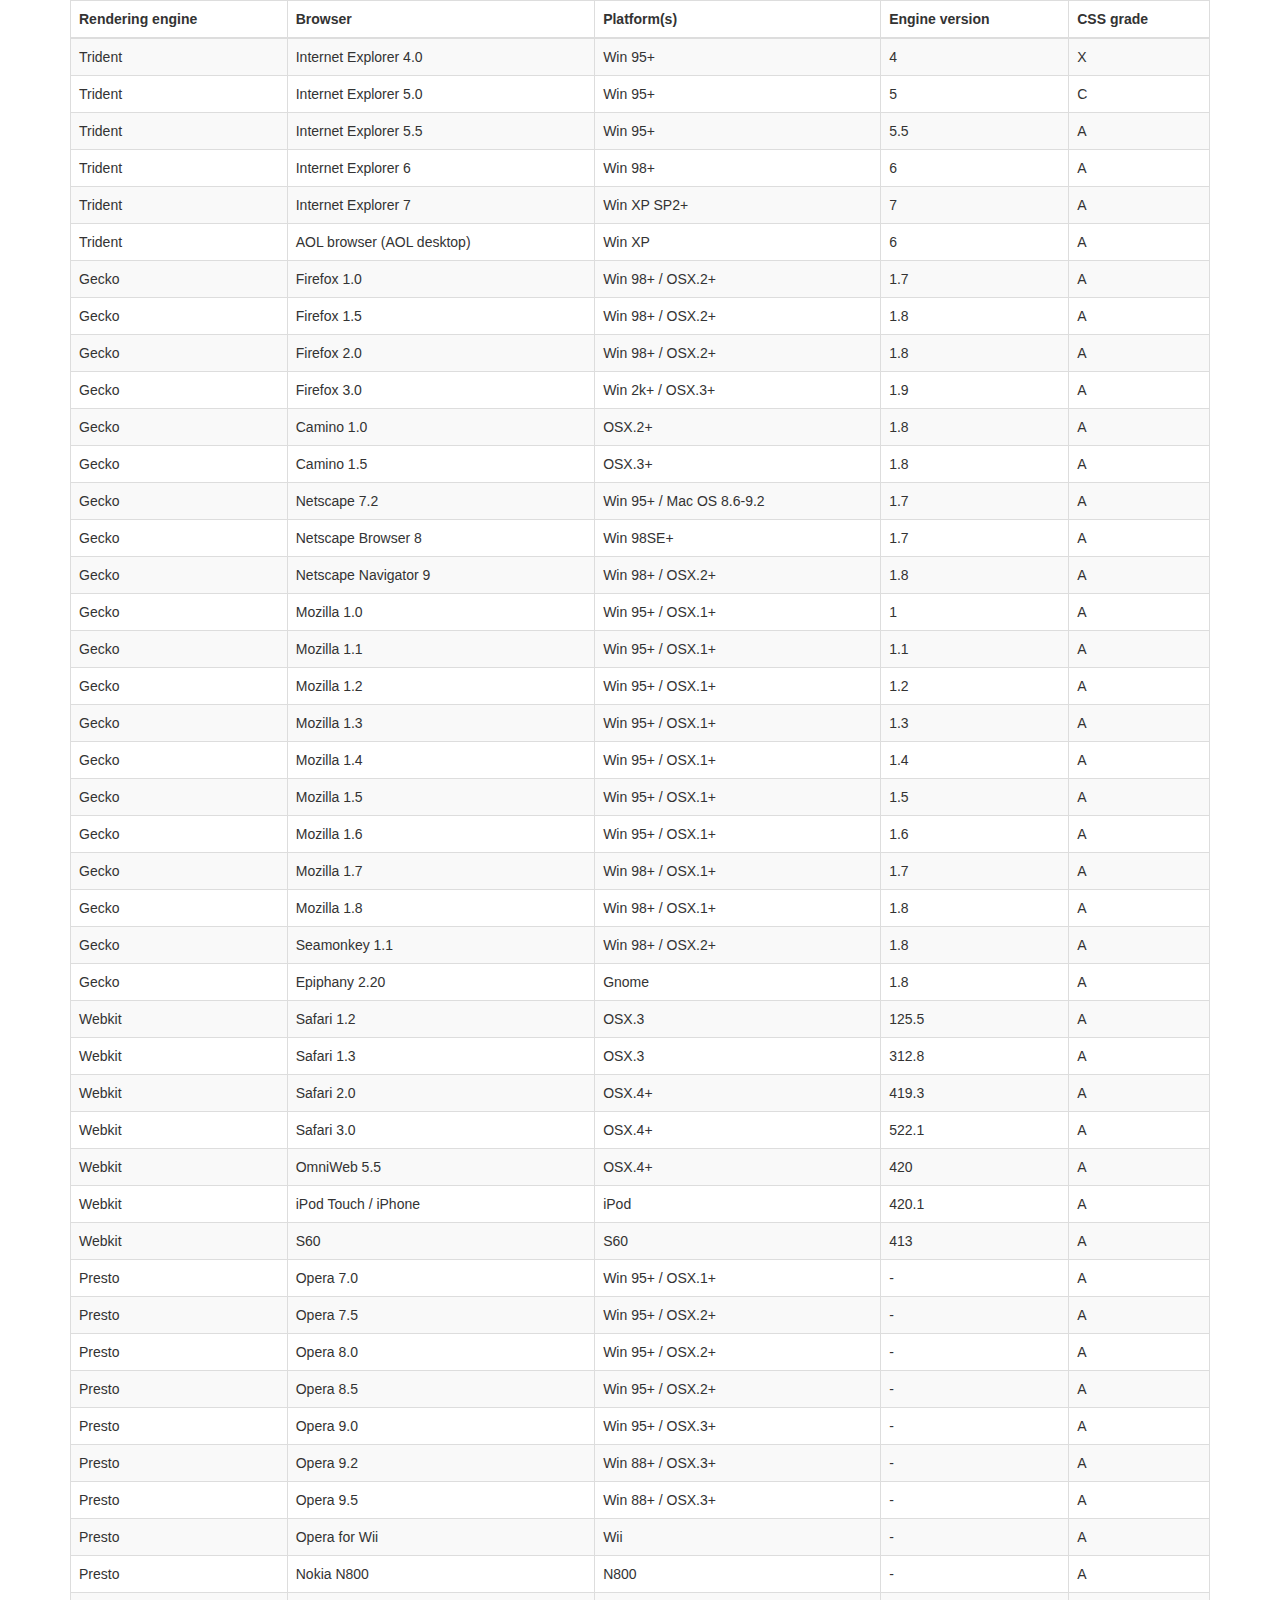
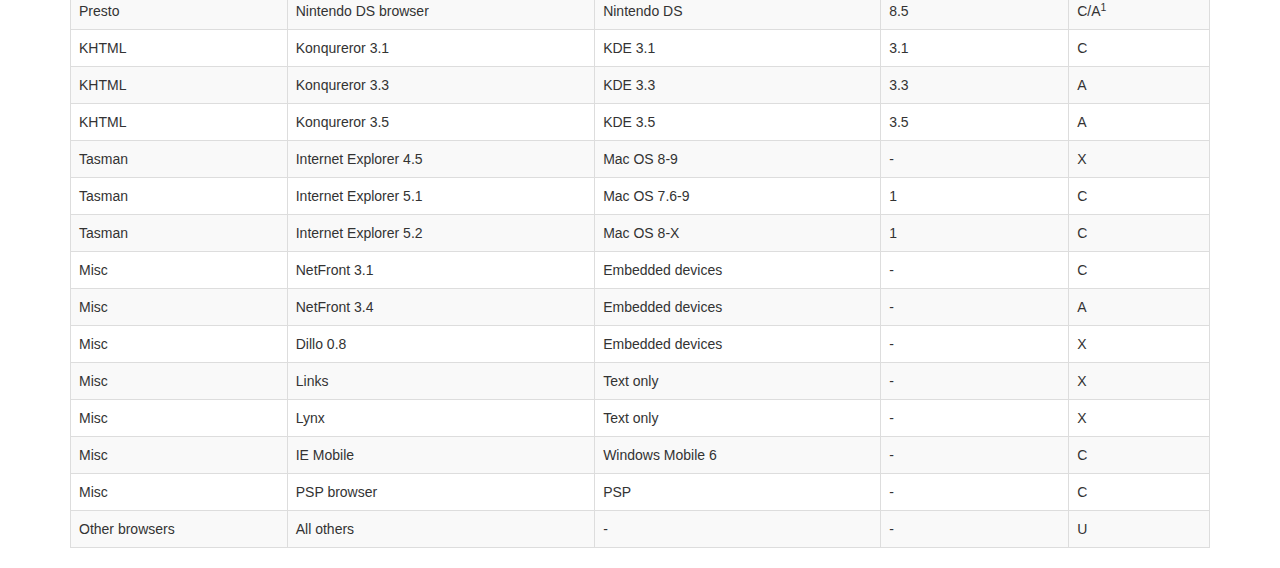
<file: target/controller-1.0.0-BUILD-SNAPSHOT/resources/vendor/datatables-plugins/index.html>
<!DOCTYPE HTML PUBLIC "-//W3C//DTD HTML 4.01//EN" "http://www.w3.org/TR/html4/strict.dtd">
<html>
	<head>
		<meta http-equiv="content-type" content="text/html; charset=utf-8" />
		
		<title>DataTables Bootstrap 3 example</title>

		<link rel="stylesheet" type="text/css" href="//maxcdn.bootstrapcdn.com/bootstrap/3.3.0/css/bootstrap.min.css">
		<link rel="stylesheet" type="text/css" href="dataTables.bootstrap.css">

		<script type="text/javascript" language="javascript" src="//code.jquery.com/jquery-1.11.1.min.js"></script>
		<script type="text/javascript" language="javascript" src="//cdn.datatables.net/1.10.3/js/jquery.dataTables.min.js"></script>
		<script type="text/javascript" language="javascript" src="dataTables.bootstrap.js"></script>
		<script type="text/javascript" charset="utf-8">
			$(document).ready(function() {
				$('#example').dataTable();
			} );
		</script>
	</head>
	<body>
		<div class="container">
			
<table cellpadding="0" cellspacing="0" border="0" class="table table-striped table-bordered" id="example">
	<thead>
		<tr>
			<th>Rendering engine</th>
			<th>Browser</th>
			<th>Platform(s)</th>
			<th>Engine version</th>
			<th>CSS grade</th>
		</tr>
	</thead>
	<tbody>
		<tr class="odd gradeX">
			<td>Trident</td>
			<td>Internet
				 Explorer 4.0</td>
			<td>Win 95+</td>
			<td class="center"> 4</td>
			<td class="center">X</td>
		</tr>
		<tr class="even gradeC">
			<td>Trident</td>
			<td>Internet
				 Explorer 5.0</td>
			<td>Win 95+</td>
			<td class="center">5</td>
			<td class="center">C</td>
		</tr>
		<tr class="odd gradeA">
			<td>Trident</td>
			<td>Internet
				 Explorer 5.5</td>
			<td>Win 95+</td>
			<td class="center">5.5</td>
			<td class="center">A</td>
		</tr>
		<tr class="even gradeA">
			<td>Trident</td>
			<td>Internet
				 Explorer 6</td>
			<td>Win 98+</td>
			<td class="center">6</td>
			<td class="center">A</td>
		</tr>
		<tr class="odd gradeA">
			<td>Trident</td>
			<td>Internet Explorer 7</td>
			<td>Win XP SP2+</td>
			<td class="center">7</td>
			<td class="center">A</td>
		</tr>
		<tr class="even gradeA">
			<td>Trident</td>
			<td>AOL browser (AOL desktop)</td>
			<td>Win XP</td>
			<td class="center">6</td>
			<td class="center">A</td>
		</tr>
		<tr class="gradeA">
			<td>Gecko</td>
			<td>Firefox 1.0</td>
			<td>Win 98+ / OSX.2+</td>
			<td class="center">1.7</td>
			<td class="center">A</td>
		</tr>
		<tr class="gradeA">
			<td>Gecko</td>
			<td>Firefox 1.5</td>
			<td>Win 98+ / OSX.2+</td>
			<td class="center">1.8</td>
			<td class="center">A</td>
		</tr>
		<tr class="gradeA">
			<td>Gecko</td>
			<td>Firefox 2.0</td>
			<td>Win 98+ / OSX.2+</td>
			<td class="center">1.8</td>
			<td class="center">A</td>
		</tr>
		<tr class="gradeA">
			<td>Gecko</td>
			<td>Firefox 3.0</td>
			<td>Win 2k+ / OSX.3+</td>
			<td class="center">1.9</td>
			<td class="center">A</td>
		</tr>
		<tr class="gradeA">
			<td>Gecko</td>
			<td>Camino 1.0</td>
			<td>OSX.2+</td>
			<td class="center">1.8</td>
			<td class="center">A</td>
		</tr>
		<tr class="gradeA">
			<td>Gecko</td>
			<td>Camino 1.5</td>
			<td>OSX.3+</td>
			<td class="center">1.8</td>
			<td class="center">A</td>
		</tr>
		<tr class="gradeA">
			<td>Gecko</td>
			<td>Netscape 7.2</td>
			<td>Win 95+ / Mac OS 8.6-9.2</td>
			<td class="center">1.7</td>
			<td class="center">A</td>
		</tr>
		<tr class="gradeA">
			<td>Gecko</td>
			<td>Netscape Browser 8</td>
			<td>Win 98SE+</td>
			<td class="center">1.7</td>
			<td class="center">A</td>
		</tr>
		<tr class="gradeA">
			<td>Gecko</td>
			<td>Netscape Navigator 9</td>
			<td>Win 98+ / OSX.2+</td>
			<td class="center">1.8</td>
			<td class="center">A</td>
		</tr>
		<tr class="gradeA">
			<td>Gecko</td>
			<td>Mozilla 1.0</td>
			<td>Win 95+ / OSX.1+</td>
			<td class="center">1</td>
			<td class="center">A</td>
		</tr>
		<tr class="gradeA">
			<td>Gecko</td>
			<td>Mozilla 1.1</td>
			<td>Win 95+ / OSX.1+</td>
			<td class="center">1.1</td>
			<td class="center">A</td>
		</tr>
		<tr class="gradeA">
			<td>Gecko</td>
			<td>Mozilla 1.2</td>
			<td>Win 95+ / OSX.1+</td>
			<td class="center">1.2</td>
			<td class="center">A</td>
		</tr>
		<tr class="gradeA">
			<td>Gecko</td>
			<td>Mozilla 1.3</td>
			<td>Win 95+ / OSX.1+</td>
			<td class="center">1.3</td>
			<td class="center">A</td>
		</tr>
		<tr class="gradeA">
			<td>Gecko</td>
			<td>Mozilla 1.4</td>
			<td>Win 95+ / OSX.1+</td>
			<td class="center">1.4</td>
			<td class="center">A</td>
		</tr>
		<tr class="gradeA">
			<td>Gecko</td>
			<td>Mozilla 1.5</td>
			<td>Win 95+ / OSX.1+</td>
			<td class="center">1.5</td>
			<td class="center">A</td>
		</tr>
		<tr class="gradeA">
			<td>Gecko</td>
			<td>Mozilla 1.6</td>
			<td>Win 95+ / OSX.1+</td>
			<td class="center">1.6</td>
			<td class="center">A</td>
		</tr>
		<tr class="gradeA">
			<td>Gecko</td>
			<td>Mozilla 1.7</td>
			<td>Win 98+ / OSX.1+</td>
			<td class="center">1.7</td>
			<td class="center">A</td>
		</tr>
		<tr class="gradeA">
			<td>Gecko</td>
			<td>Mozilla 1.8</td>
			<td>Win 98+ / OSX.1+</td>
			<td class="center">1.8</td>
			<td class="center">A</td>
		</tr>
		<tr class="gradeA">
			<td>Gecko</td>
			<td>Seamonkey 1.1</td>
			<td>Win 98+ / OSX.2+</td>
			<td class="center">1.8</td>
			<td class="center">A</td>
		</tr>
		<tr class="gradeA">
			<td>Gecko</td>
			<td>Epiphany 2.20</td>
			<td>Gnome</td>
			<td class="center">1.8</td>
			<td class="center">A</td>
		</tr>
		<tr class="gradeA">
			<td>Webkit</td>
			<td>Safari 1.2</td>
			<td>OSX.3</td>
			<td class="center">125.5</td>
			<td class="center">A</td>
		</tr>
		<tr class="gradeA">
			<td>Webkit</td>
			<td>Safari 1.3</td>
			<td>OSX.3</td>
			<td class="center">312.8</td>
			<td class="center">A</td>
		</tr>
		<tr class="gradeA">
			<td>Webkit</td>
			<td>Safari 2.0</td>
			<td>OSX.4+</td>
			<td class="center">419.3</td>
			<td class="center">A</td>
		</tr>
		<tr class="gradeA">
			<td>Webkit</td>
			<td>Safari 3.0</td>
			<td>OSX.4+</td>
			<td class="center">522.1</td>
			<td class="center">A</td>
		</tr>
		<tr class="gradeA">
			<td>Webkit</td>
			<td>OmniWeb 5.5</td>
			<td>OSX.4+</td>
			<td class="center">420</td>
			<td class="center">A</td>
		</tr>
		<tr class="gradeA">
			<td>Webkit</td>
			<td>iPod Touch / iPhone</td>
			<td>iPod</td>
			<td class="center">420.1</td>
			<td class="center">A</td>
		</tr>
		<tr class="gradeA">
			<td>Webkit</td>
			<td>S60</td>
			<td>S60</td>
			<td class="center">413</td>
			<td class="center">A</td>
		</tr>
		<tr class="gradeA">
			<td>Presto</td>
			<td>Opera 7.0</td>
			<td>Win 95+ / OSX.1+</td>
			<td class="center">-</td>
			<td class="center">A</td>
		</tr>
		<tr class="gradeA">
			<td>Presto</td>
			<td>Opera 7.5</td>
			<td>Win 95+ / OSX.2+</td>
			<td class="center">-</td>
			<td class="center">A</td>
		</tr>
		<tr class="gradeA">
			<td>Presto</td>
			<td>Opera 8.0</td>
			<td>Win 95+ / OSX.2+</td>
			<td class="center">-</td>
			<td class="center">A</td>
		</tr>
		<tr class="gradeA">
			<td>Presto</td>
			<td>Opera 8.5</td>
			<td>Win 95+ / OSX.2+</td>
			<td class="center">-</td>
			<td class="center">A</td>
		</tr>
		<tr class="gradeA">
			<td>Presto</td>
			<td>Opera 9.0</td>
			<td>Win 95+ / OSX.3+</td>
			<td class="center">-</td>
			<td class="center">A</td>
		</tr>
		<tr class="gradeA">
			<td>Presto</td>
			<td>Opera 9.2</td>
			<td>Win 88+ / OSX.3+</td>
			<td class="center">-</td>
			<td class="center">A</td>
		</tr>
		<tr class="gradeA">
			<td>Presto</td>
			<td>Opera 9.5</td>
			<td>Win 88+ / OSX.3+</td>
			<td class="center">-</td>
			<td class="center">A</td>
		</tr>
		<tr class="gradeA">
			<td>Presto</td>
			<td>Opera for Wii</td>
			<td>Wii</td>
			<td class="center">-</td>
			<td class="center">A</td>
		</tr>
		<tr class="gradeA">
			<td>Presto</td>
			<td>Nokia N800</td>
			<td>N800</td>
			<td class="center">-</td>
			<td class="center">A</td>
		</tr>
		<tr class="gradeA">
			<td>Presto</td>
			<td>Nintendo DS browser</td>
			<td>Nintendo DS</td>
			<td class="center">8.5</td>
			<td class="center">C/A<sup>1</sup></td>
		</tr>
		<tr class="gradeC">
			<td>KHTML</td>
			<td>Konqureror 3.1</td>
			<td>KDE 3.1</td>
			<td class="center">3.1</td>
			<td class="center">C</td>
		</tr>
		<tr class="gradeA">
			<td>KHTML</td>
			<td>Konqureror 3.3</td>
			<td>KDE 3.3</td>
			<td class="center">3.3</td>
			<td class="center">A</td>
		</tr>
		<tr class="gradeA">
			<td>KHTML</td>
			<td>Konqureror 3.5</td>
			<td>KDE 3.5</td>
			<td class="center">3.5</td>
			<td class="center">A</td>
		</tr>
		<tr class="gradeX">
			<td>Tasman</td>
			<td>Internet Explorer 4.5</td>
			<td>Mac OS 8-9</td>
			<td class="center">-</td>
			<td class="center">X</td>
		</tr>
		<tr class="gradeC">
			<td>Tasman</td>
			<td>Internet Explorer 5.1</td>
			<td>Mac OS 7.6-9</td>
			<td class="center">1</td>
			<td class="center">C</td>
		</tr>
		<tr class="gradeC">
			<td>Tasman</td>
			<td>Internet Explorer 5.2</td>
			<td>Mac OS 8-X</td>
			<td class="center">1</td>
			<td class="center">C</td>
		</tr>
		<tr class="gradeA">
			<td>Misc</td>
			<td>NetFront 3.1</td>
			<td>Embedded devices</td>
			<td class="center">-</td>
			<td class="center">C</td>
		</tr>
		<tr class="gradeA">
			<td>Misc</td>
			<td>NetFront 3.4</td>
			<td>Embedded devices</td>
			<td class="center">-</td>
			<td class="center">A</td>
		</tr>
		<tr class="gradeX">
			<td>Misc</td>
			<td>Dillo 0.8</td>
			<td>Embedded devices</td>
			<td class="center">-</td>
			<td class="center">X</td>
		</tr>
		<tr class="gradeX">
			<td>Misc</td>
			<td>Links</td>
			<td>Text only</td>
			<td class="center">-</td>
			<td class="center">X</td>
		</tr>
		<tr class="gradeX">
			<td>Misc</td>
			<td>Lynx</td>
			<td>Text only</td>
			<td class="center">-</td>
			<td class="center">X</td>
		</tr>
		<tr class="gradeC">
			<td>Misc</td>
			<td>IE Mobile</td>
			<td>Windows Mobile 6</td>
			<td class="center">-</td>
			<td class="center">C</td>
		</tr>
		<tr class="gradeC">
			<td>Misc</td>
			<td>PSP browser</td>
			<td>PSP</td>
			<td class="center">-</td>
			<td class="center">C</td>
		</tr>
		<tr class="gradeU">
			<td>Other browsers</td>
			<td>All others</td>
			<td>-</td>
			<td class="center">-</td>
			<td class="center">U</td>
		</tr>
	</tbody>
</table>
			
		</div>
	</body>
</html>
</file>
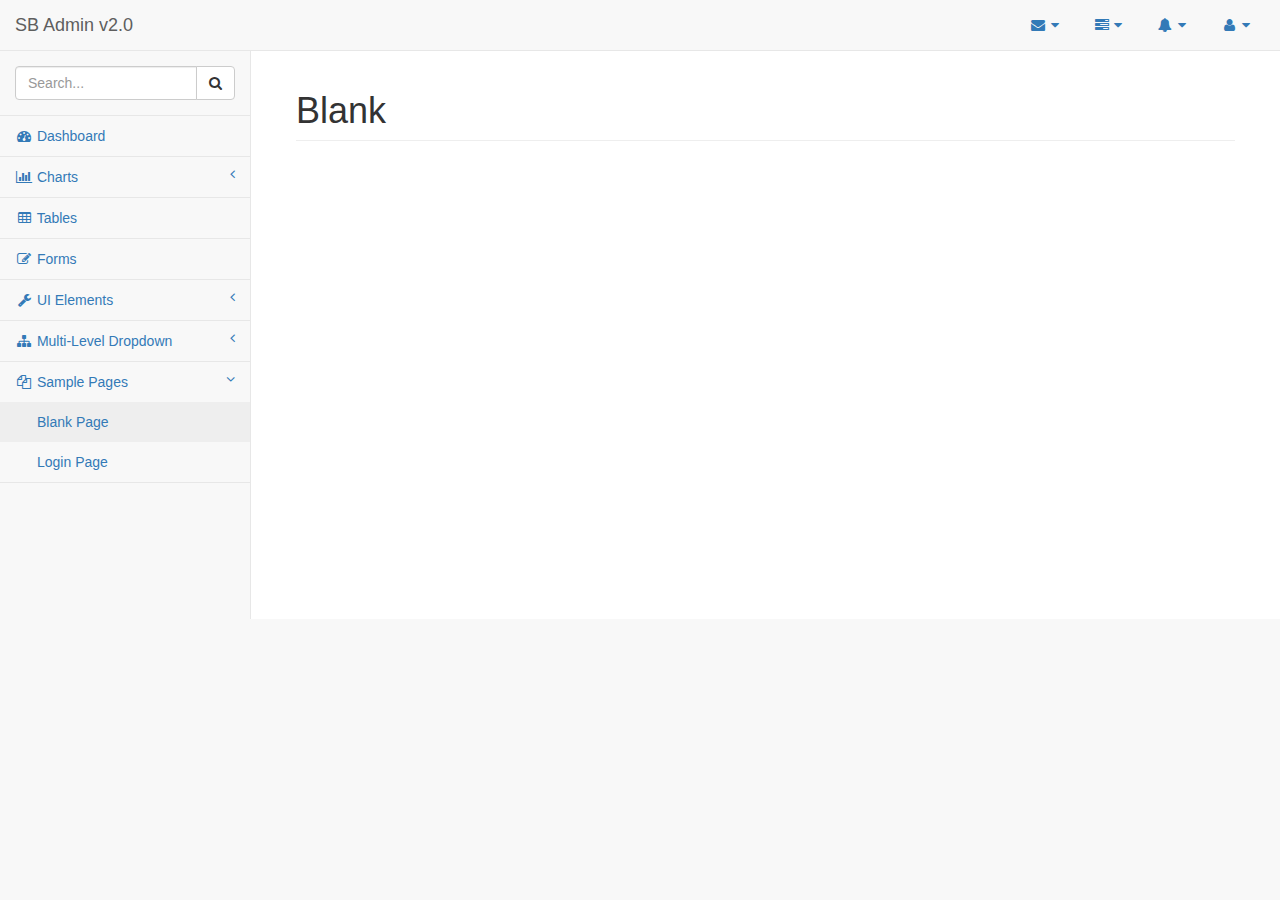
<file: target/controller-1.0.0-BUILD-SNAPSHOT/resources/pages/blank.html>
<!DOCTYPE html>
<html lang="en">

<head>

    <meta charset="utf-8">
    <meta http-equiv="X-UA-Compatible" content="IE=edge">
    <meta name="viewport" content="width=device-width, initial-scale=1">
    <meta name="description" content="">
    <meta name="author" content="">

    <title>SB Admin 2 - Bootstrap Admin Theme</title>

    <!-- Bootstrap Core CSS -->
    <link href="../vendor/bootstrap/css/bootstrap.min.css" rel="stylesheet">

    <!-- MetisMenu CSS -->
    <link href="../vendor/metisMenu/metisMenu.min.css" rel="stylesheet">

    <!-- Custom CSS -->
    <link href="../dist/css/sb-admin-2.css" rel="stylesheet">

    <!-- Custom Fonts -->
    <link href="../vendor/font-awesome/css/font-awesome.min.css" rel="stylesheet" type="text/css">

    <!-- HTML5 Shim and Respond.js IE8 support of HTML5 elements and media queries -->
    <!-- WARNING: Respond.js doesn't work if you view the page via file:// -->
    <!--[if lt IE 9]>
        <script src="https://oss.maxcdn.com/libs/html5shiv/3.7.0/html5shiv.js"></script>
        <script src="https://oss.maxcdn.com/libs/respond.js/1.4.2/respond.min.js"></script>
    <![endif]-->

</head>

<body>

    <div id="wrapper">

        <!-- Navigation -->
        <nav class="navbar navbar-default navbar-static-top" role="navigation" style="margin-bottom: 0">
            <div class="navbar-header">
                <button type="button" class="navbar-toggle" data-toggle="collapse" data-target=".navbar-collapse">
                    <span class="sr-only">Toggle navigation</span>
                    <span class="icon-bar"></span>
                    <span class="icon-bar"></span>
                    <span class="icon-bar"></span>
                </button>
                <a class="navbar-brand" href="index.html">SB Admin v2.0</a>
            </div>
            <!-- /.navbar-header -->

            <ul class="nav navbar-top-links navbar-right">
                <li class="dropdown">
                    <a class="dropdown-toggle" data-toggle="dropdown" href="#">
                        <i class="fa fa-envelope fa-fw"></i> <i class="fa fa-caret-down"></i>
                    </a>
                    <ul class="dropdown-menu dropdown-messages">
                        <li>
                            <a href="#">
                                <div>
                                    <strong>John Smith</strong>
                                    <span class="pull-right text-muted">
                                        <em>Yesterday</em>
                                    </span>
                                </div>
                                <div>Lorem ipsum dolor sit amet, consectetur adipiscing elit. Pellentesque eleifend...</div>
                            </a>
                        </li>
                        <li class="divider"></li>
                        <li>
                            <a href="#">
                                <div>
                                    <strong>John Smith</strong>
                                    <span class="pull-right text-muted">
                                        <em>Yesterday</em>
                                    </span>
                                </div>
                                <div>Lorem ipsum dolor sit amet, consectetur adipiscing elit. Pellentesque eleifend...</div>
                            </a>
                        </li>
                        <li class="divider"></li>
                        <li>
                            <a href="#">
                                <div>
                                    <strong>John Smith</strong>
                                    <span class="pull-right text-muted">
                                        <em>Yesterday</em>
                                    </span>
                                </div>
                                <div>Lorem ipsum dolor sit amet, consectetur adipiscing elit. Pellentesque eleifend...</div>
                            </a>
                        </li>
                        <li class="divider"></li>
                        <li>
                            <a class="text-center" href="#">
                                <strong>Read All Messages</strong>
                                <i class="fa fa-angle-right"></i>
                            </a>
                        </li>
                    </ul>
                    <!-- /.dropdown-messages -->
                </li>
                <!-- /.dropdown -->
                <li class="dropdown">
                    <a class="dropdown-toggle" data-toggle="dropdown" href="#">
                        <i class="fa fa-tasks fa-fw"></i> <i class="fa fa-caret-down"></i>
                    </a>
                    <ul class="dropdown-menu dropdown-tasks">
                        <li>
                            <a href="#">
                                <div>
                                    <p>
                                        <strong>Task 1</strong>
                                        <span class="pull-right text-muted">40% Complete</span>
                                    </p>
                                    <div class="progress progress-striped active">
                                        <div class="progress-bar progress-bar-success" role="progressbar" aria-valuenow="40" aria-valuemin="0" aria-valuemax="100" style="width: 40%">
                                            <span class="sr-only">40% Complete (success)</span>
                                        </div>
                                    </div>
                                </div>
                            </a>
                        </li>
                        <li class="divider"></li>
                        <li>
                            <a href="#">
                                <div>
                                    <p>
                                        <strong>Task 2</strong>
                                        <span class="pull-right text-muted">20% Complete</span>
                                    </p>
                                    <div class="progress progress-striped active">
                                        <div class="progress-bar progress-bar-info" role="progressbar" aria-valuenow="20" aria-valuemin="0" aria-valuemax="100" style="width: 20%">
                                            <span class="sr-only">20% Complete</span>
                                        </div>
                                    </div>
                                </div>
                            </a>
                        </li>
                        <li class="divider"></li>
                        <li>
                            <a href="#">
                                <div>
                                    <p>
                                        <strong>Task 3</strong>
                                        <span class="pull-right text-muted">60% Complete</span>
                                    </p>
                                    <div class="progress progress-striped active">
                                        <div class="progress-bar progress-bar-warning" role="progressbar" aria-valuenow="60" aria-valuemin="0" aria-valuemax="100" style="width: 60%">
                                            <span class="sr-only">60% Complete (warning)</span>
                                        </div>
                                    </div>
                                </div>
                            </a>
                        </li>
                        <li class="divider"></li>
                        <li>
                            <a href="#">
                                <div>
                                    <p>
                                        <strong>Task 4</strong>
                                        <span class="pull-right text-muted">80% Complete</span>
                                    </p>
                                    <div class="progress progress-striped active">
                                        <div class="progress-bar progress-bar-danger" role="progressbar" aria-valuenow="80" aria-valuemin="0" aria-valuemax="100" style="width: 80%">
                                            <span class="sr-only">80% Complete (danger)</span>
                                        </div>
                                    </div>
                                </div>
                            </a>
                        </li>
                        <li class="divider"></li>
                        <li>
                            <a class="text-center" href="#">
                                <strong>See All Tasks</strong>
                                <i class="fa fa-angle-right"></i>
                            </a>
                        </li>
                    </ul>
                    <!-- /.dropdown-tasks -->
                </li>
                <!-- /.dropdown -->
                <li class="dropdown">
                    <a class="dropdown-toggle" data-toggle="dropdown" href="#">
                        <i class="fa fa-bell fa-fw"></i> <i class="fa fa-caret-down"></i>
                    </a>
                    <ul class="dropdown-menu dropdown-alerts">
                        <li>
                            <a href="#">
                                <div>
                                    <i class="fa fa-comment fa-fw"></i> New Comment
                                    <span class="pull-right text-muted small">4 minutes ago</span>
                                </div>
                            </a>
                        </li>
                        <li class="divider"></li>
                        <li>
                            <a href="#">
                                <div>
                                    <i class="fa fa-twitter fa-fw"></i> 3 New Followers
                                    <span class="pull-right text-muted small">12 minutes ago</span>
                                </div>
                            </a>
                        </li>
                        <li class="divider"></li>
                        <li>
                            <a href="#">
                                <div>
                                    <i class="fa fa-envelope fa-fw"></i> Message Sent
                                    <span class="pull-right text-muted small">4 minutes ago</span>
                                </div>
                            </a>
                        </li>
                        <li class="divider"></li>
                        <li>
                            <a href="#">
                                <div>
                                    <i class="fa fa-tasks fa-fw"></i> New Task
                                    <span class="pull-right text-muted small">4 minutes ago</span>
                                </div>
                            </a>
                        </li>
                        <li class="divider"></li>
                        <li>
                            <a href="#">
                                <div>
                                    <i class="fa fa-upload fa-fw"></i> Server Rebooted
                                    <span class="pull-right text-muted small">4 minutes ago</span>
                                </div>
                            </a>
                        </li>
                        <li class="divider"></li>
                        <li>
                            <a class="text-center" href="#">
                                <strong>See All Alerts</strong>
                                <i class="fa fa-angle-right"></i>
                            </a>
                        </li>
                    </ul>
                    <!-- /.dropdown-alerts -->
                </li>
                <!-- /.dropdown -->
                <li class="dropdown">
                    <a class="dropdown-toggle" data-toggle="dropdown" href="#">
                        <i class="fa fa-user fa-fw"></i> <i class="fa fa-caret-down"></i>
                    </a>
                    <ul class="dropdown-menu dropdown-user">
                        <li><a href="#"><i class="fa fa-user fa-fw"></i> User Profile</a>
                        </li>
                        <li><a href="#"><i class="fa fa-gear fa-fw"></i> Settings</a>
                        </li>
                        <li class="divider"></li>
                        <li><a href="login.html"><i class="fa fa-sign-out fa-fw"></i> Logout</a>
                        </li>
                    </ul>
                    <!-- /.dropdown-user -->
                </li>
                <!-- /.dropdown -->
            </ul>
            <!-- /.navbar-top-links -->

            <div class="navbar-default sidebar" role="navigation">
                <div class="sidebar-nav navbar-collapse">
                    <ul class="nav" id="side-menu">
                        <li class="sidebar-search">
                            <div class="input-group custom-search-form">
                                <input type="text" class="form-control" placeholder="Search...">
                                <span class="input-group-btn">
                                    <button class="btn btn-default" type="button">
                                        <i class="fa fa-search"></i>
                                    </button>
                                </span>
                            </div>
                            <!-- /input-group -->
                        </li>
                        <li>
                            <a href="index.html"><i class="fa fa-dashboard fa-fw"></i> Dashboard</a>
                        </li>
                        <li>
                            <a href="#"><i class="fa fa-bar-chart-o fa-fw"></i> Charts<span class="fa arrow"></span></a>
                            <ul class="nav nav-second-level">
                                <li>
                                    <a href="flot.html">Flot Charts</a>
                                </li>
                                <li>
                                    <a href="morris.html">Morris.js Charts</a>
                                </li>
                            </ul>
                            <!-- /.nav-second-level -->
                        </li>
                        <li>
                            <a href="tables.html"><i class="fa fa-table fa-fw"></i> Tables</a>
                        </li>
                        <li>
                            <a href="forms.html"><i class="fa fa-edit fa-fw"></i> Forms</a>
                        </li>
                        <li>
                            <a href="#"><i class="fa fa-wrench fa-fw"></i> UI Elements<span class="fa arrow"></span></a>
                            <ul class="nav nav-second-level">
                                <li>
                                    <a href="panels-wells.html">Panels and Wells</a>
                                </li>
                                <li>
                                    <a href="buttons.html">Buttons</a>
                                </li>
                                <li>
                                    <a href="notifications.html">Notifications</a>
                                </li>
                                <li>
                                    <a href="typography.html">Typography</a>
                                </li>
                                <li>
                                    <a href="icons.html"> Icons</a>
                                </li>
                                <li>
                                    <a href="grid.html">Grid</a>
                                </li>
                            </ul>
                            <!-- /.nav-second-level -->
                        </li>
                        <li>
                            <a href="#"><i class="fa fa-sitemap fa-fw"></i> Multi-Level Dropdown<span class="fa arrow"></span></a>
                            <ul class="nav nav-second-level">
                                <li>
                                    <a href="#">Second Level Item</a>
                                </li>
                                <li>
                                    <a href="#">Second Level Item</a>
                                </li>
                                <li>
                                    <a href="#">Third Level <span class="fa arrow"></span></a>
                                    <ul class="nav nav-third-level">
                                        <li>
                                            <a href="#">Third Level Item</a>
                                        </li>
                                        <li>
                                            <a href="#">Third Level Item</a>
                                        </li>
                                        <li>
                                            <a href="#">Third Level Item</a>
                                        </li>
                                        <li>
                                            <a href="#">Third Level Item</a>
                                        </li>
                                    </ul>
                                    <!-- /.nav-third-level -->
                                </li>
                            </ul>
                            <!-- /.nav-second-level -->
                        </li>
                        <li class="active">
                            <a href="#"><i class="fa fa-files-o fa-fw"></i> Sample Pages<span class="fa arrow"></span></a>
                            <ul class="nav nav-second-level">
                                <li>
                                    <a class="active" href="blank.html">Blank Page</a>
                                </li>
                                <li>
                                    <a href="login.html">Login Page</a>
                                </li>
                            </ul>
                            <!-- /.nav-second-level -->
                        </li>
                    </ul>
                </div>
                <!-- /.sidebar-collapse -->
            </div>
            <!-- /.navbar-static-side -->
        </nav>

        <!-- Page Content -->
        <div id="page-wrapper">
            <div class="container-fluid">
                <div class="row">
                    <div class="col-lg-12">
                        <h1 class="page-header">Blank</h1>
                    </div>
                    <!-- /.col-lg-12 -->
                </div>
                <!-- /.row -->
            </div>
            <!-- /.container-fluid -->
        </div>
        <!-- /#page-wrapper -->

    </div>
    <!-- /#wrapper -->

    <!-- jQuery -->
    <script src="../vendor/jquery/jquery.min.js"></script>

    <!-- Bootstrap Core JavaScript -->
    <script src="../vendor/bootstrap/js/bootstrap.min.js"></script>

    <!-- Metis Menu Plugin JavaScript -->
    <script src="../vendor/metisMenu/metisMenu.min.js"></script>

    <!-- Custom Theme JavaScript -->
    <script src="../dist/js/sb-admin-2.js"></script>

</body>

</html>
</file>
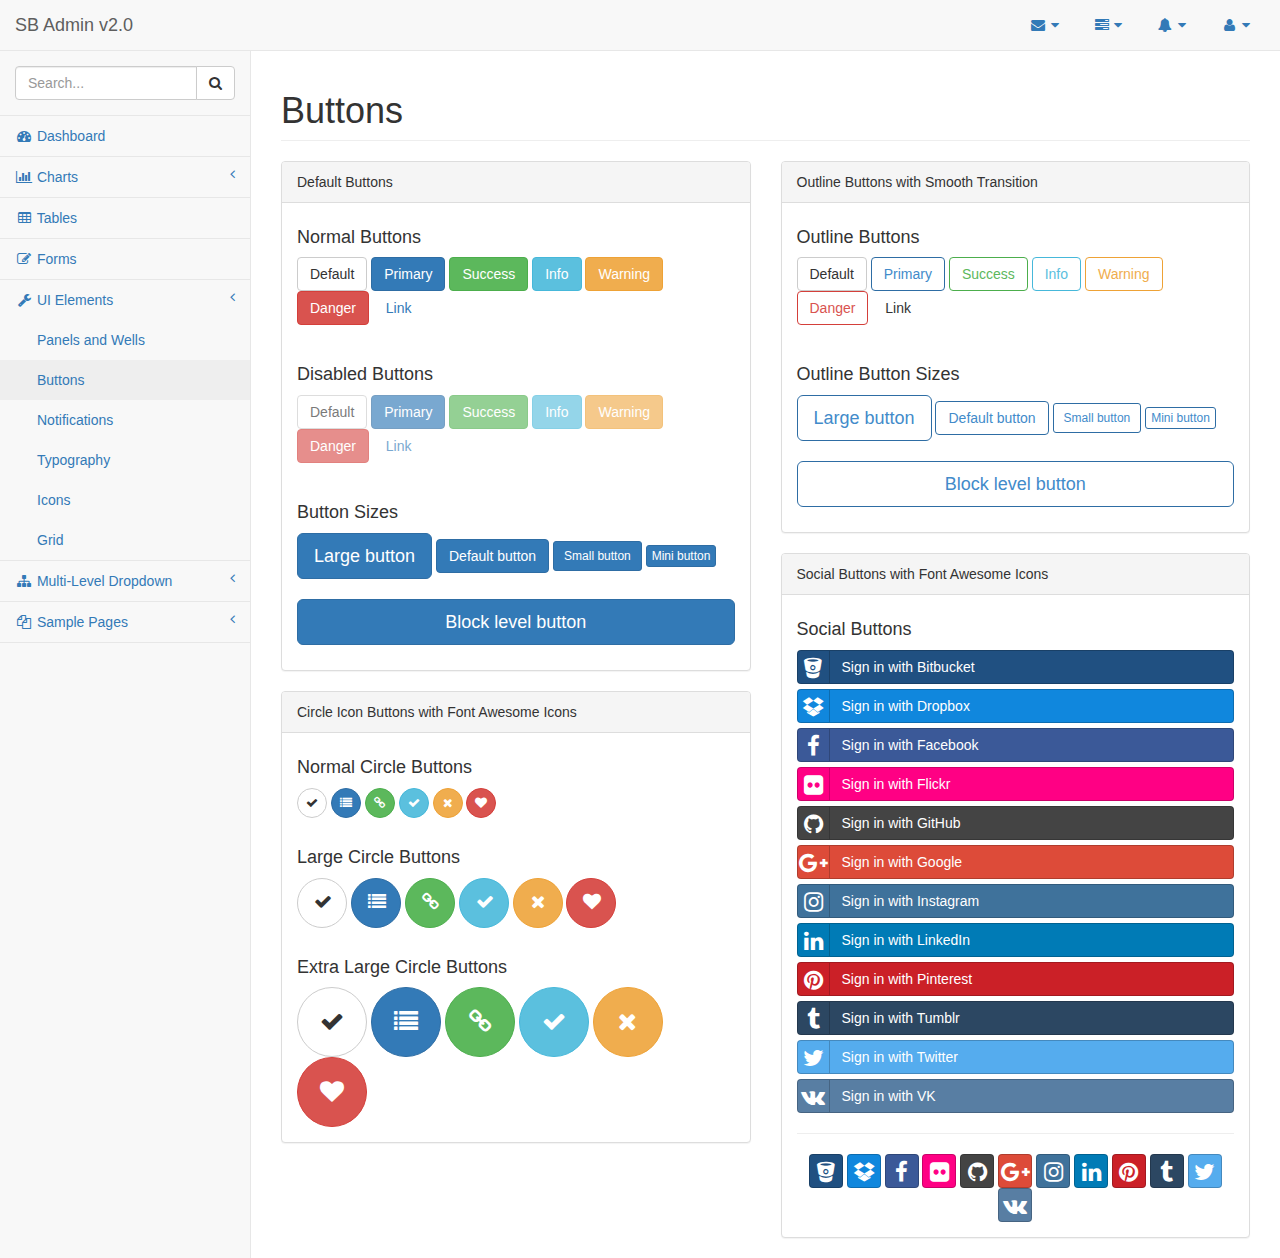
<file: target/controller-1.0.0-BUILD-SNAPSHOT/resources/pages/buttons.html>
<!DOCTYPE html>
<html lang="en">

<head>

    <meta charset="utf-8">
    <meta http-equiv="X-UA-Compatible" content="IE=edge">
    <meta name="viewport" content="width=device-width, initial-scale=1">
    <meta name="description" content="">
    <meta name="author" content="">

    <title>SB Admin 2 - Bootstrap Admin Theme</title>

    <!-- Bootstrap Core CSS -->
    <link href="../vendor/bootstrap/css/bootstrap.min.css" rel="stylesheet">

    <!-- MetisMenu CSS -->
    <link href="../vendor/metisMenu/metisMenu.min.css" rel="stylesheet">

    <!-- Social Buttons CSS -->
    <link href="../vendor/bootstrap-social/bootstrap-social.css" rel="stylesheet">

    <!-- Custom CSS -->
    <link href="../dist/css/sb-admin-2.css" rel="stylesheet">

    <!-- Custom Fonts -->
    <link href="../vendor/font-awesome/css/font-awesome.min.css" rel="stylesheet" type="text/css">

    <!-- HTML5 Shim and Respond.js IE8 support of HTML5 elements and media queries -->
    <!-- WARNING: Respond.js doesn't work if you view the page via file:// -->
    <!--[if lt IE 9]>
        <script src="https://oss.maxcdn.com/libs/html5shiv/3.7.0/html5shiv.js"></script>
        <script src="https://oss.maxcdn.com/libs/respond.js/1.4.2/respond.min.js"></script>
    <![endif]-->

</head>

<body>

    <div id="wrapper">

        <!-- Navigation -->
        <nav class="navbar navbar-default navbar-static-top" role="navigation" style="margin-bottom: 0">
            <div class="navbar-header">
                <button type="button" class="navbar-toggle" data-toggle="collapse" data-target=".navbar-collapse">
                    <span class="sr-only">Toggle navigation</span>
                    <span class="icon-bar"></span>
                    <span class="icon-bar"></span>
                    <span class="icon-bar"></span>
                </button>
                <a class="navbar-brand" href="index.html">SB Admin v2.0</a>
            </div>
            <!-- /.navbar-header -->

            <ul class="nav navbar-top-links navbar-right">
                <li class="dropdown">
                    <a class="dropdown-toggle" data-toggle="dropdown" href="#">
                        <i class="fa fa-envelope fa-fw"></i> <i class="fa fa-caret-down"></i>
                    </a>
                    <ul class="dropdown-menu dropdown-messages">
                        <li>
                            <a href="#">
                                <div>
                                    <strong>John Smith</strong>
                                    <span class="pull-right text-muted">
                                        <em>Yesterday</em>
                                    </span>
                                </div>
                                <div>Lorem ipsum dolor sit amet, consectetur adipiscing elit. Pellentesque eleifend...</div>
                            </a>
                        </li>
                        <li class="divider"></li>
                        <li>
                            <a href="#">
                                <div>
                                    <strong>John Smith</strong>
                                    <span class="pull-right text-muted">
                                        <em>Yesterday</em>
                                    </span>
                                </div>
                                <div>Lorem ipsum dolor sit amet, consectetur adipiscing elit. Pellentesque eleifend...</div>
                            </a>
                        </li>
                        <li class="divider"></li>
                        <li>
                            <a href="#">
                                <div>
                                    <strong>John Smith</strong>
                                    <span class="pull-right text-muted">
                                        <em>Yesterday</em>
                                    </span>
                                </div>
                                <div>Lorem ipsum dolor sit amet, consectetur adipiscing elit. Pellentesque eleifend...</div>
                            </a>
                        </li>
                        <li class="divider"></li>
                        <li>
                            <a class="text-center" href="#">
                                <strong>Read All Messages</strong>
                                <i class="fa fa-angle-right"></i>
                            </a>
                        </li>
                    </ul>
                    <!-- /.dropdown-messages -->
                </li>
                <!-- /.dropdown -->
                <li class="dropdown">
                    <a class="dropdown-toggle" data-toggle="dropdown" href="#">
                        <i class="fa fa-tasks fa-fw"></i> <i class="fa fa-caret-down"></i>
                    </a>
                    <ul class="dropdown-menu dropdown-tasks">
                        <li>
                            <a href="#">
                                <div>
                                    <p>
                                        <strong>Task 1</strong>
                                        <span class="pull-right text-muted">40% Complete</span>
                                    </p>
                                    <div class="progress progress-striped active">
                                        <div class="progress-bar progress-bar-success" role="progressbar" aria-valuenow="40" aria-valuemin="0" aria-valuemax="100" style="width: 40%">
                                            <span class="sr-only">40% Complete (success)</span>
                                        </div>
                                    </div>
                                </div>
                            </a>
                        </li>
                        <li class="divider"></li>
                        <li>
                            <a href="#">
                                <div>
                                    <p>
                                        <strong>Task 2</strong>
                                        <span class="pull-right text-muted">20% Complete</span>
                                    </p>
                                    <div class="progress progress-striped active">
                                        <div class="progress-bar progress-bar-info" role="progressbar" aria-valuenow="20" aria-valuemin="0" aria-valuemax="100" style="width: 20%">
                                            <span class="sr-only">20% Complete</span>
                                        </div>
                                    </div>
                                </div>
                            </a>
                        </li>
                        <li class="divider"></li>
                        <li>
                            <a href="#">
                                <div>
                                    <p>
                                        <strong>Task 3</strong>
                                        <span class="pull-right text-muted">60% Complete</span>
                                    </p>
                                    <div class="progress progress-striped active">
                                        <div class="progress-bar progress-bar-warning" role="progressbar" aria-valuenow="60" aria-valuemin="0" aria-valuemax="100" style="width: 60%">
                                            <span class="sr-only">60% Complete (warning)</span>
                                        </div>
                                    </div>
                                </div>
                            </a>
                        </li>
                        <li class="divider"></li>
                        <li>
                            <a href="#">
                                <div>
                                    <p>
                                        <strong>Task 4</strong>
                                        <span class="pull-right text-muted">80% Complete</span>
                                    </p>
                                    <div class="progress progress-striped active">
                                        <div class="progress-bar progress-bar-danger" role="progressbar" aria-valuenow="80" aria-valuemin="0" aria-valuemax="100" style="width: 80%">
                                            <span class="sr-only">80% Complete (danger)</span>
                                        </div>
                                    </div>
                                </div>
                            </a>
                        </li>
                        <li class="divider"></li>
                        <li>
                            <a class="text-center" href="#">
                                <strong>See All Tasks</strong>
                                <i class="fa fa-angle-right"></i>
                            </a>
                        </li>
                    </ul>
                    <!-- /.dropdown-tasks -->
                </li>
                <!-- /.dropdown -->
                <li class="dropdown">
                    <a class="dropdown-toggle" data-toggle="dropdown" href="#">
                        <i class="fa fa-bell fa-fw"></i> <i class="fa fa-caret-down"></i>
                    </a>
                    <ul class="dropdown-menu dropdown-alerts">
                        <li>
                            <a href="#">
                                <div>
                                    <i class="fa fa-comment fa-fw"></i> New Comment
                                    <span class="pull-right text-muted small">4 minutes ago</span>
                                </div>
                            </a>
                        </li>
                        <li class="divider"></li>
                        <li>
                            <a href="#">
                                <div>
                                    <i class="fa fa-twitter fa-fw"></i> 3 New Followers
                                    <span class="pull-right text-muted small">12 minutes ago</span>
                                </div>
                            </a>
                        </li>
                        <li class="divider"></li>
                        <li>
                            <a href="#">
                                <div>
                                    <i class="fa fa-envelope fa-fw"></i> Message Sent
                                    <span class="pull-right text-muted small">4 minutes ago</span>
                                </div>
                            </a>
                        </li>
                        <li class="divider"></li>
                        <li>
                            <a href="#">
                                <div>
                                    <i class="fa fa-tasks fa-fw"></i> New Task
                                    <span class="pull-right text-muted small">4 minutes ago</span>
                                </div>
                            </a>
                        </li>
                        <li class="divider"></li>
                        <li>
                            <a href="#">
                                <div>
                                    <i class="fa fa-upload fa-fw"></i> Server Rebooted
                                    <span class="pull-right text-muted small">4 minutes ago</span>
                                </div>
                            </a>
                        </li>
                        <li class="divider"></li>
                        <li>
                            <a class="text-center" href="#">
                                <strong>See All Alerts</strong>
                                <i class="fa fa-angle-right"></i>
                            </a>
                        </li>
                    </ul>
                    <!-- /.dropdown-alerts -->
                </li>
                <!-- /.dropdown -->
                <li class="dropdown">
                    <a class="dropdown-toggle" data-toggle="dropdown" href="#">
                        <i class="fa fa-user fa-fw"></i> <i class="fa fa-caret-down"></i>
                    </a>
                    <ul class="dropdown-menu dropdown-user">
                        <li><a href="#"><i class="fa fa-user fa-fw"></i> User Profile</a>
                        </li>
                        <li><a href="#"><i class="fa fa-gear fa-fw"></i> Settings</a>
                        </li>
                        <li class="divider"></li>
                        <li><a href="login.html"><i class="fa fa-sign-out fa-fw"></i> Logout</a>
                        </li>
                    </ul>
                    <!-- /.dropdown-user -->
                </li>
                <!-- /.dropdown -->
            </ul>
            <!-- /.navbar-top-links -->

            <div class="navbar-default sidebar" role="navigation">
                <div class="sidebar-nav navbar-collapse">
                    <ul class="nav" id="side-menu">
                        <li class="sidebar-search">
                            <div class="input-group custom-search-form">
                                <input type="text" class="form-control" placeholder="Search...">
                                <span class="input-group-btn">
                                <button class="btn btn-default" type="button">
                                    <i class="fa fa-search"></i>
                                </button>
                            </span>
                            </div>
                            <!-- /input-group -->
                        </li>
                        <li>
                            <a href="index.html"><i class="fa fa-dashboard fa-fw"></i> Dashboard</a>
                        </li>
                        <li>
                            <a href="#"><i class="fa fa-bar-chart-o fa-fw"></i> Charts<span class="fa arrow"></span></a>
                            <ul class="nav nav-second-level">
                                <li>
                                    <a href="flot.html">Flot Charts</a>
                                </li>
                                <li>
                                    <a href="morris.html">Morris.js Charts</a>
                                </li>
                            </ul>
                            <!-- /.nav-second-level -->
                        </li>
                        <li>
                            <a href="tables.html"><i class="fa fa-table fa-fw"></i> Tables</a>
                        </li>
                        <li>
                            <a href="forms.html"><i class="fa fa-edit fa-fw"></i> Forms</a>
                        </li>
                        <li>
                            <a href="#"><i class="fa fa-wrench fa-fw"></i> UI Elements<span class="fa arrow"></span></a>
                            <ul class="nav nav-second-level">
                                <li>
                                    <a href="panels-wells.html">Panels and Wells</a>
                                </li>
                                <li>
                                    <a href="buttons.html">Buttons</a>
                                </li>
                                <li>
                                    <a href="notifications.html">Notifications</a>
                                </li>
                                <li>
                                    <a href="typography.html">Typography</a>
                                </li>
                                <li>
                                    <a href="icons.html"> Icons</a>
                                </li>
                                <li>
                                    <a href="grid.html">Grid</a>
                                </li>
                            </ul>
                            <!-- /.nav-second-level -->
                        </li>
                        <li>
                            <a href="#"><i class="fa fa-sitemap fa-fw"></i> Multi-Level Dropdown<span class="fa arrow"></span></a>
                            <ul class="nav nav-second-level">
                                <li>
                                    <a href="#">Second Level Item</a>
                                </li>
                                <li>
                                    <a href="#">Second Level Item</a>
                                </li>
                                <li>
                                    <a href="#">Third Level <span class="fa arrow"></span></a>
                                    <ul class="nav nav-third-level">
                                        <li>
                                            <a href="#">Third Level Item</a>
                                        </li>
                                        <li>
                                            <a href="#">Third Level Item</a>
                                        </li>
                                        <li>
                                            <a href="#">Third Level Item</a>
                                        </li>
                                        <li>
                                            <a href="#">Third Level Item</a>
                                        </li>
                                    </ul>
                                    <!-- /.nav-third-level -->
                                </li>
                            </ul>
                            <!-- /.nav-second-level -->
                        </li>
                        <li>
                            <a href="#"><i class="fa fa-files-o fa-fw"></i> Sample Pages<span class="fa arrow"></span></a>
                            <ul class="nav nav-second-level">
                                <li>
                                    <a href="blank.html">Blank Page</a>
                                </li>
                                <li>
                                    <a href="login.html">Login Page</a>
                                </li>
                            </ul>
                            <!-- /.nav-second-level -->
                        </li>
                    </ul>
                </div>
                <!-- /.sidebar-collapse -->
            </div>
            <!-- /.navbar-static-side -->
        </nav>

        <!-- Page Content -->
        <div id="page-wrapper">
            <div class="row">
                <div class="col-lg-12">
                    <h1 class="page-header">Buttons</h1>
                </div>
                <!-- /.col-lg-12 -->
            </div>
            <!-- /.row -->
            <div class="row">
                <div class="col-lg-6">
                    <div class="panel panel-default">
                        <div class="panel-heading">
                            Default Buttons
                        </div>
                        <!-- /.panel-heading -->
                        <div class="panel-body">
                            <h4>Normal Buttons</h4>
                            <p>
                                <button type="button" class="btn btn-default">Default</button>
                                <button type="button" class="btn btn-primary">Primary</button>
                                <button type="button" class="btn btn-success">Success</button>
                                <button type="button" class="btn btn-info">Info</button>
                                <button type="button" class="btn btn-warning">Warning</button>
                                <button type="button" class="btn btn-danger">Danger</button>
                                <button type="button" class="btn btn-link">Link</button>
                            </p>
                            <br>
                            <h4>Disabled Buttons</h4>
                            <p>
                                <button type="button" class="btn btn-default disabled">Default</button>
                                <button type="button" class="btn btn-primary disabled">Primary</button>
                                <button type="button" class="btn btn-success disabled">Success</button>
                                <button type="button" class="btn btn-info disabled">Info</button>
                                <button type="button" class="btn btn-warning disabled">Warning</button>
                                <button type="button" class="btn btn-danger disabled">Danger</button>
                                <button type="button" class="btn btn-link disabled">Link</button>
                            </p>
                            <br>
                            <h4>Button Sizes</h4>
                            <p>
                                <button type="button" class="btn btn-primary btn-lg">Large button</button>
                                <button type="button" class="btn btn-primary">Default button</button>
                                <button type="button" class="btn btn-primary btn-sm">Small button</button>
                                <button type="button" class="btn btn-primary btn-xs">Mini button</button>
                                <br>
                                <br>
                                <button type="button" class="btn btn-primary btn-lg btn-block">Block level button</button>
                            </p>
                        </div>
                        <!-- /.panel-body -->
                    </div>
                    <!-- /.panel -->
                    <div class="panel panel-default">
                        <div class="panel-heading">
                            Circle Icon Buttons with Font Awesome Icons
                        </div>
                        <!-- /.panel-heading -->
                        <div class="panel-body">
                            <h4>Normal Circle Buttons</h4>
                            <button type="button" class="btn btn-default btn-circle"><i class="fa fa-check"></i>
                            </button>
                            <button type="button" class="btn btn-primary btn-circle"><i class="fa fa-list"></i>
                            </button>
                            <button type="button" class="btn btn-success btn-circle"><i class="fa fa-link"></i>
                            </button>
                            <button type="button" class="btn btn-info btn-circle"><i class="fa fa-check"></i>
                            </button>
                            <button type="button" class="btn btn-warning btn-circle"><i class="fa fa-times"></i>
                            </button>
                            <button type="button" class="btn btn-danger btn-circle"><i class="fa fa-heart"></i>
                            </button>
                            <br>
                            <br>
                            <h4>Large Circle Buttons</h4>
                            <button type="button" class="btn btn-default btn-circle btn-lg"><i class="fa fa-check"></i>
                            </button>
                            <button type="button" class="btn btn-primary btn-circle btn-lg"><i class="fa fa-list"></i>
                            </button>
                            <button type="button" class="btn btn-success btn-circle btn-lg"><i class="fa fa-link"></i>
                            </button>
                            <button type="button" class="btn btn-info btn-circle btn-lg"><i class="fa fa-check"></i>
                            </button>
                            <button type="button" class="btn btn-warning btn-circle btn-lg"><i class="fa fa-times"></i>
                            </button>
                            <button type="button" class="btn btn-danger btn-circle btn-lg"><i class="fa fa-heart"></i>
                            </button>
                            <br>
                            <br>
                            <h4>Extra Large Circle Buttons</h4>
                            <button type="button" class="btn btn-default btn-circle btn-xl"><i class="fa fa-check"></i>
                            </button>
                            <button type="button" class="btn btn-primary btn-circle btn-xl"><i class="fa fa-list"></i>
                            </button>
                            <button type="button" class="btn btn-success btn-circle btn-xl"><i class="fa fa-link"></i>
                            </button>
                            <button type="button" class="btn btn-info btn-circle btn-xl"><i class="fa fa-check"></i>
                            </button>
                            <button type="button" class="btn btn-warning btn-circle btn-xl"><i class="fa fa-times"></i>
                            </button>
                            <button type="button" class="btn btn-danger btn-circle btn-xl"><i class="fa fa-heart"></i>
                            </button>
                        </div>
                        <!-- /.panel-body -->
                    </div>
                    <!-- /.panel -->
                </div>
                <!-- /.col-lg-6 -->
                <div class="col-lg-6">
                    <div class="panel panel-default">
                        <div class="panel-heading">
                            Outline Buttons with Smooth Transition
                        </div>
                        <!-- /.panel-heading -->
                        <div class="panel-body">
                            <h4>Outline Buttons</h4>
                            <p>
                                <button type="button" class="btn btn-outline btn-default">Default</button>
                                <button type="button" class="btn btn-outline btn-primary">Primary</button>
                                <button type="button" class="btn btn-outline btn-success">Success</button>
                                <button type="button" class="btn btn-outline btn-info">Info</button>
                                <button type="button" class="btn btn-outline btn-warning">Warning</button>
                                <button type="button" class="btn btn-outline btn-danger">Danger</button>
                                <button type="button" class="btn btn-outline btn-link">Link</button>
                            </p>
                            <br>
                            <h4>Outline Button Sizes</h4>
                            <p>
                                <button type="button" class="btn btn-outline btn-primary btn-lg">Large button</button>
                                <button type="button" class="btn btn-outline btn-primary">Default button</button>
                                <button type="button" class="btn btn-outline btn-primary btn-sm">Small button</button>
                                <button type="button" class="btn btn-outline btn-primary btn-xs">Mini button</button>
                                <br>
                                <br>
                                <button type="button" class="btn btn-outline btn-primary btn-lg btn-block">Block level button</button>
                            </p>
                        </div>
                        <!-- /.panel-body -->
                    </div>
                    <!-- /.panel -->
                    <div class="panel panel-default">
                        <div class="panel-heading">
                            Social Buttons with Font Awesome Icons
                        </div>
                        <!-- /.panel-heading -->
                        <div class="panel-body">
                            <h4>Social Buttons</h4>
                            <a class="btn btn-block btn-social btn-bitbucket">
                                <i class="fa fa-bitbucket"></i> Sign in with Bitbucket
                            </a>
                            <a class="btn btn-block btn-social btn-dropbox">
                                <i class="fa fa-dropbox"></i> Sign in with Dropbox
                            </a>
                            <a class="btn btn-block btn-social btn-facebook">
                                <i class="fa fa-facebook"></i> Sign in with Facebook
                            </a>
                            <a class="btn btn-block btn-social btn-flickr">
                                <i class="fa fa-flickr"></i> Sign in with Flickr
                            </a>
                            <a class="btn btn-block btn-social btn-github">
                                <i class="fa fa-github"></i> Sign in with GitHub
                            </a>
                            <a class="btn btn-block btn-social btn-google-plus">
                                <i class="fa fa-google-plus"></i> Sign in with Google
                            </a>
                            <a class="btn btn-block btn-social btn-instagram">
                                <i class="fa fa-instagram"></i> Sign in with Instagram
                            </a>
                            <a class="btn btn-block btn-social btn-linkedin">
                                <i class="fa fa-linkedin"></i> Sign in with LinkedIn
                            </a>
                            <a class="btn btn-block btn-social btn-pinterest">
                                <i class="fa fa-pinterest"></i> Sign in with Pinterest
                            </a>
                            <a class="btn btn-block btn-social btn-tumblr">
                                <i class="fa fa-tumblr"></i> Sign in with Tumblr
                            </a>
                            <a class="btn btn-block btn-social btn-twitter">
                                <i class="fa fa-twitter"></i> Sign in with Twitter
                            </a>
                            <a class="btn btn-block btn-social btn-vk">
                                <i class="fa fa-vk"></i> Sign in with VK
                            </a>

                            <hr>

                            <div class="text-center">
                                <a class="btn btn-social-icon btn-bitbucket"><i class="fa fa-bitbucket"></i></a>
                                <a class="btn btn-social-icon btn-dropbox"><i class="fa fa-dropbox"></i></a>
                                <a class="btn btn-social-icon btn-facebook"><i class="fa fa-facebook"></i></a>
                                <a class="btn btn-social-icon btn-flickr"><i class="fa fa-flickr"></i></a>
                                <a class="btn btn-social-icon btn-github"><i class="fa fa-github"></i></a>
                                <a class="btn btn-social-icon btn-google-plus"><i class="fa fa-google-plus"></i></a>
                                <a class="btn btn-social-icon btn-instagram"><i class="fa fa-instagram"></i></a>
                                <a class="btn btn-social-icon btn-linkedin"><i class="fa fa-linkedin"></i></a>
                                <a class="btn btn-social-icon btn-pinterest"><i class="fa fa-pinterest"></i></a>
                                <a class="btn btn-social-icon btn-tumblr"><i class="fa fa-tumblr"></i></a>
                                <a class="btn btn-social-icon btn-twitter"><i class="fa fa-twitter"></i></a>
                                <a class="btn btn-social-icon btn-vk"><i class="fa fa-vk"></i></a>
                            </div>
                        </div>
                        <!-- /.panel-body -->
                    </div>
                    <!-- /.panel -->
                </div>
                <!-- /.col-lg-6 -->
            </div>
            <!-- /.row -->
        </div>
        <!-- /#page-wrapper -->

    </div>
    <!-- /#wrapper -->

    <!-- jQuery -->
    <script src="../vendor/jquery/jquery.min.js"></script>

    <!-- Bootstrap Core JavaScript -->
    <script src="../vendor/bootstrap/js/bootstrap.min.js"></script>

    <!-- Metis Menu Plugin JavaScript -->
    <script src="../vendor/metisMenu/metisMenu.min.js"></script>

    <!-- Custom Theme JavaScript -->
    <script src="../dist/js/sb-admin-2.js"></script>

</body>

</html>
</file>
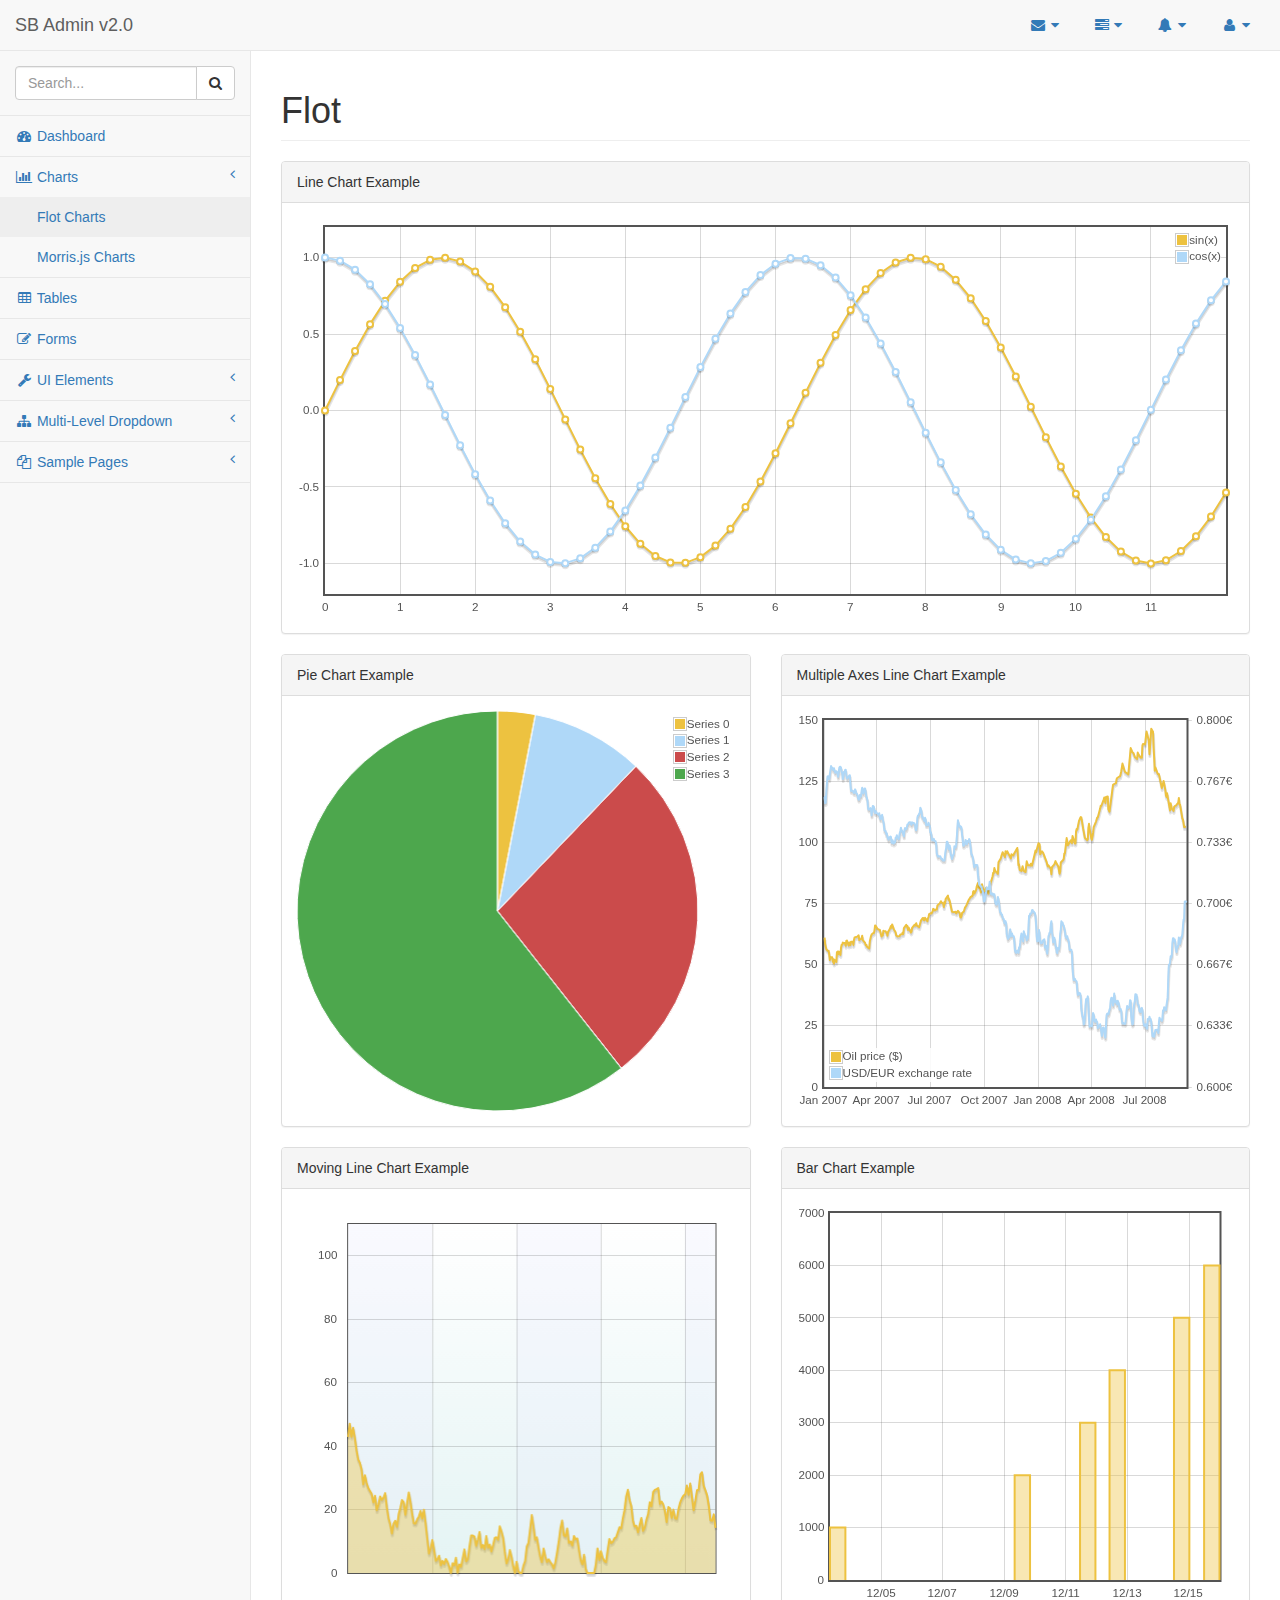
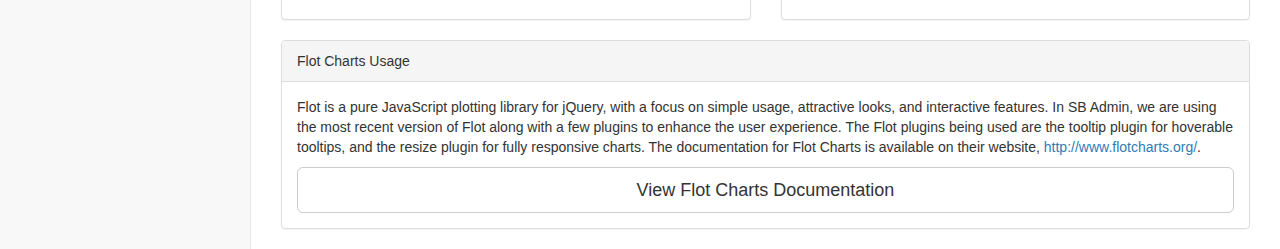
<file: target/controller-1.0.0-BUILD-SNAPSHOT/resources/pages/flot.html>
<!DOCTYPE html>
<html lang="en">

<head>

    <meta charset="utf-8">
    <meta http-equiv="X-UA-Compatible" content="IE=edge">
    <meta name="viewport" content="width=device-width, initial-scale=1">
    <meta name="description" content="">
    <meta name="author" content="">

    <title>SB Admin 2 - Bootstrap Admin Theme</title>

    <!-- Bootstrap Core CSS -->
    <link href="../vendor/bootstrap/css/bootstrap.min.css" rel="stylesheet">

    <!-- MetisMenu CSS -->
    <link href="../vendor/metisMenu/metisMenu.min.css" rel="stylesheet">

    <!-- Custom CSS -->
    <link href="../dist/css/sb-admin-2.css" rel="stylesheet">

    <!-- Morris Charts CSS -->
    <link href="../vendor/morrisjs/morris.css" rel="stylesheet">

    <!-- Custom Fonts -->
    <link href="../vendor/font-awesome/css/font-awesome.min.css" rel="stylesheet" type="text/css">

    <!-- HTML5 Shim and Respond.js IE8 support of HTML5 elements and media queries -->
    <!-- WARNING: Respond.js doesn't work if you view the page via file:// -->
    <!--[if lt IE 9]>
        <script src="https://oss.maxcdn.com/libs/html5shiv/3.7.0/html5shiv.js"></script>
        <script src="https://oss.maxcdn.com/libs/respond.js/1.4.2/respond.min.js"></script>
    <![endif]-->

</head>

<body>

    <div id="wrapper">

        <!-- Navigation -->
        <nav class="navbar navbar-default navbar-static-top" role="navigation" style="margin-bottom: 0">
            <div class="navbar-header">
                <button type="button" class="navbar-toggle" data-toggle="collapse" data-target=".navbar-collapse">
                    <span class="sr-only">Toggle navigation</span>
                    <span class="icon-bar"></span>
                    <span class="icon-bar"></span>
                    <span class="icon-bar"></span>
                </button>
                <a class="navbar-brand" href="index.html">SB Admin v2.0</a>
            </div>
            <!-- /.navbar-header -->

            <ul class="nav navbar-top-links navbar-right">
                <li class="dropdown">
                    <a class="dropdown-toggle" data-toggle="dropdown" href="#">
                        <i class="fa fa-envelope fa-fw"></i> <i class="fa fa-caret-down"></i>
                    </a>
                    <ul class="dropdown-menu dropdown-messages">
                        <li>
                            <a href="#">
                                <div>
                                    <strong>John Smith</strong>
                                    <span class="pull-right text-muted">
                                        <em>Yesterday</em>
                                    </span>
                                </div>
                                <div>Lorem ipsum dolor sit amet, consectetur adipiscing elit. Pellentesque eleifend...</div>
                            </a>
                        </li>
                        <li class="divider"></li>
                        <li>
                            <a href="#">
                                <div>
                                    <strong>John Smith</strong>
                                    <span class="pull-right text-muted">
                                        <em>Yesterday</em>
                                    </span>
                                </div>
                                <div>Lorem ipsum dolor sit amet, consectetur adipiscing elit. Pellentesque eleifend...</div>
                            </a>
                        </li>
                        <li class="divider"></li>
                        <li>
                            <a href="#">
                                <div>
                                    <strong>John Smith</strong>
                                    <span class="pull-right text-muted">
                                        <em>Yesterday</em>
                                    </span>
                                </div>
                                <div>Lorem ipsum dolor sit amet, consectetur adipiscing elit. Pellentesque eleifend...</div>
                            </a>
                        </li>
                        <li class="divider"></li>
                        <li>
                            <a class="text-center" href="#">
                                <strong>Read All Messages</strong>
                                <i class="fa fa-angle-right"></i>
                            </a>
                        </li>
                    </ul>
                    <!-- /.dropdown-messages -->
                </li>
                <!-- /.dropdown -->
                <li class="dropdown">
                    <a class="dropdown-toggle" data-toggle="dropdown" href="#">
                        <i class="fa fa-tasks fa-fw"></i> <i class="fa fa-caret-down"></i>
                    </a>
                    <ul class="dropdown-menu dropdown-tasks">
                        <li>
                            <a href="#">
                                <div>
                                    <p>
                                        <strong>Task 1</strong>
                                        <span class="pull-right text-muted">40% Complete</span>
                                    </p>
                                    <div class="progress progress-striped active">
                                        <div class="progress-bar progress-bar-success" role="progressbar" aria-valuenow="40" aria-valuemin="0" aria-valuemax="100" style="width: 40%">
                                            <span class="sr-only">40% Complete (success)</span>
                                        </div>
                                    </div>
                                </div>
                            </a>
                        </li>
                        <li class="divider"></li>
                        <li>
                            <a href="#">
                                <div>
                                    <p>
                                        <strong>Task 2</strong>
                                        <span class="pull-right text-muted">20% Complete</span>
                                    </p>
                                    <div class="progress progress-striped active">
                                        <div class="progress-bar progress-bar-info" role="progressbar" aria-valuenow="20" aria-valuemin="0" aria-valuemax="100" style="width: 20%">
                                            <span class="sr-only">20% Complete</span>
                                        </div>
                                    </div>
                                </div>
                            </a>
                        </li>
                        <li class="divider"></li>
                        <li>
                            <a href="#">
                                <div>
                                    <p>
                                        <strong>Task 3</strong>
                                        <span class="pull-right text-muted">60% Complete</span>
                                    </p>
                                    <div class="progress progress-striped active">
                                        <div class="progress-bar progress-bar-warning" role="progressbar" aria-valuenow="60" aria-valuemin="0" aria-valuemax="100" style="width: 60%">
                                            <span class="sr-only">60% Complete (warning)</span>
                                        </div>
                                    </div>
                                </div>
                            </a>
                        </li>
                        <li class="divider"></li>
                        <li>
                            <a href="#">
                                <div>
                                    <p>
                                        <strong>Task 4</strong>
                                        <span class="pull-right text-muted">80% Complete</span>
                                    </p>
                                    <div class="progress progress-striped active">
                                        <div class="progress-bar progress-bar-danger" role="progressbar" aria-valuenow="80" aria-valuemin="0" aria-valuemax="100" style="width: 80%">
                                            <span class="sr-only">80% Complete (danger)</span>
                                        </div>
                                    </div>
                                </div>
                            </a>
                        </li>
                        <li class="divider"></li>
                        <li>
                            <a class="text-center" href="#">
                                <strong>See All Tasks</strong>
                                <i class="fa fa-angle-right"></i>
                            </a>
                        </li>
                    </ul>
                    <!-- /.dropdown-tasks -->
                </li>
                <!-- /.dropdown -->
                <li class="dropdown">
                    <a class="dropdown-toggle" data-toggle="dropdown" href="#">
                        <i class="fa fa-bell fa-fw"></i> <i class="fa fa-caret-down"></i>
                    </a>
                    <ul class="dropdown-menu dropdown-alerts">
                        <li>
                            <a href="#">
                                <div>
                                    <i class="fa fa-comment fa-fw"></i> New Comment
                                    <span class="pull-right text-muted small">4 minutes ago</span>
                                </div>
                            </a>
                        </li>
                        <li class="divider"></li>
                        <li>
                            <a href="#">
                                <div>
                                    <i class="fa fa-twitter fa-fw"></i> 3 New Followers
                                    <span class="pull-right text-muted small">12 minutes ago</span>
                                </div>
                            </a>
                        </li>
                        <li class="divider"></li>
                        <li>
                            <a href="#">
                                <div>
                                    <i class="fa fa-envelope fa-fw"></i> Message Sent
                                    <span class="pull-right text-muted small">4 minutes ago</span>
                                </div>
                            </a>
                        </li>
                        <li class="divider"></li>
                        <li>
                            <a href="#">
                                <div>
                                    <i class="fa fa-tasks fa-fw"></i> New Task
                                    <span class="pull-right text-muted small">4 minutes ago</span>
                                </div>
                            </a>
                        </li>
                        <li class="divider"></li>
                        <li>
                            <a href="#">
                                <div>
                                    <i class="fa fa-upload fa-fw"></i> Server Rebooted
                                    <span class="pull-right text-muted small">4 minutes ago</span>
                                </div>
                            </a>
                        </li>
                        <li class="divider"></li>
                        <li>
                            <a class="text-center" href="#">
                                <strong>See All Alerts</strong>
                                <i class="fa fa-angle-right"></i>
                            </a>
                        </li>
                    </ul>
                    <!-- /.dropdown-alerts -->
                </li>
                <!-- /.dropdown -->
                <li class="dropdown">
                    <a class="dropdown-toggle" data-toggle="dropdown" href="#">
                        <i class="fa fa-user fa-fw"></i> <i class="fa fa-caret-down"></i>
                    </a>
                    <ul class="dropdown-menu dropdown-user">
                        <li><a href="#"><i class="fa fa-user fa-fw"></i> User Profile</a>
                        </li>
                        <li><a href="#"><i class="fa fa-gear fa-fw"></i> Settings</a>
                        </li>
                        <li class="divider"></li>
                        <li><a href="login.html"><i class="fa fa-sign-out fa-fw"></i> Logout</a>
                        </li>
                    </ul>
                    <!-- /.dropdown-user -->
                </li>
                <!-- /.dropdown -->
            </ul>
            <!-- /.navbar-top-links -->

            <div class="navbar-default sidebar" role="navigation">
                <div class="sidebar-nav navbar-collapse">
                    <ul class="nav" id="side-menu">
                        <li class="sidebar-search">
                            <div class="input-group custom-search-form">
                                <input type="text" class="form-control" placeholder="Search...">
                                <span class="input-group-btn">
                                <button class="btn btn-default" type="button">
                                    <i class="fa fa-search"></i>
                                </button>
                            </span>
                            </div>
                            <!-- /input-group -->
                        </li>
                        <li>
                            <a href="index.html"><i class="fa fa-dashboard fa-fw"></i> Dashboard</a>
                        </li>
                        <li>
                            <a href="#"><i class="fa fa-bar-chart-o fa-fw"></i> Charts<span class="fa arrow"></span></a>
                            <ul class="nav nav-second-level">
                                <li>
                                    <a href="flot.html">Flot Charts</a>
                                </li>
                                <li>
                                    <a href="morris.html">Morris.js Charts</a>
                                </li>
                            </ul>
                            <!-- /.nav-second-level -->
                        </li>
                        <li>
                            <a href="tables.html"><i class="fa fa-table fa-fw"></i> Tables</a>
                        </li>
                        <li>
                            <a href="forms.html"><i class="fa fa-edit fa-fw"></i> Forms</a>
                        </li>
                        <li>
                            <a href="#"><i class="fa fa-wrench fa-fw"></i> UI Elements<span class="fa arrow"></span></a>
                            <ul class="nav nav-second-level">
                                <li>
                                    <a href="panels-wells.html">Panels and Wells</a>
                                </li>
                                <li>
                                    <a href="buttons.html">Buttons</a>
                                </li>
                                <li>
                                    <a href="notifications.html">Notifications</a>
                                </li>
                                <li>
                                    <a href="typography.html">Typography</a>
                                </li>
                                <li>
                                    <a href="icons.html"> Icons</a>
                                </li>
                                <li>
                                    <a href="grid.html">Grid</a>
                                </li>
                            </ul>
                            <!-- /.nav-second-level -->
                        </li>
                        <li>
                            <a href="#"><i class="fa fa-sitemap fa-fw"></i> Multi-Level Dropdown<span class="fa arrow"></span></a>
                            <ul class="nav nav-second-level">
                                <li>
                                    <a href="#">Second Level Item</a>
                                </li>
                                <li>
                                    <a href="#">Second Level Item</a>
                                </li>
                                <li>
                                    <a href="#">Third Level <span class="fa arrow"></span></a>
                                    <ul class="nav nav-third-level">
                                        <li>
                                            <a href="#">Third Level Item</a>
                                        </li>
                                        <li>
                                            <a href="#">Third Level Item</a>
                                        </li>
                                        <li>
                                            <a href="#">Third Level Item</a>
                                        </li>
                                        <li>
                                            <a href="#">Third Level Item</a>
                                        </li>
                                    </ul>
                                    <!-- /.nav-third-level -->
                                </li>
                            </ul>
                            <!-- /.nav-second-level -->
                        </li>
                        <li>
                            <a href="#"><i class="fa fa-files-o fa-fw"></i> Sample Pages<span class="fa arrow"></span></a>
                            <ul class="nav nav-second-level">
                                <li>
                                    <a href="blank.html">Blank Page</a>
                                </li>
                                <li>
                                    <a href="login.html">Login Page</a>
                                </li>
                            </ul>
                            <!-- /.nav-second-level -->
                        </li>
                    </ul>
                </div>
                <!-- /.sidebar-collapse -->
            </div>
            <!-- /.navbar-static-side -->
        </nav>

        <div id="page-wrapper">
            <div class="row">
                <div class="col-lg-12">
                    <h1 class="page-header">Flot</h1>
                </div>
                <!-- /.col-lg-12 -->
            </div>
            <!-- /.row -->
            <div class="row">
                <div class="col-lg-12">
                    <div class="panel panel-default">
                        <div class="panel-heading">
                            Line Chart Example
                        </div>
                        <!-- /.panel-heading -->
                        <div class="panel-body">
                            <div class="flot-chart">
                                <div class="flot-chart-content" id="flot-line-chart"></div>
                            </div>
                        </div>
                        <!-- /.panel-body -->
                    </div>
                    <!-- /.panel -->
                </div>
                <!-- /.col-lg-12 -->
                <div class="col-lg-6">
                    <div class="panel panel-default">
                        <div class="panel-heading">
                            Pie Chart Example
                        </div>
                        <!-- /.panel-heading -->
                        <div class="panel-body">
                            <div class="flot-chart">
                                <div class="flot-chart-content" id="flot-pie-chart"></div>
                            </div>
                        </div>
                        <!-- /.panel-body -->
                    </div>
                    <!-- /.panel -->
                </div>
                <!-- /.col-lg-6 -->
                <div class="col-lg-6">
                    <div class="panel panel-default">
                        <div class="panel-heading">
                            Multiple Axes Line Chart Example
                        </div>
                        <!-- /.panel-heading -->
                        <div class="panel-body">
                            <div class="flot-chart">
                                <div class="flot-chart-content" id="flot-line-chart-multi"></div>
                            </div>
                        </div>
                        <!-- /.panel-body -->
                    </div>
                    <!-- /.panel -->
                </div>
                <!-- /.col-lg-6 -->
                <div class="col-lg-6">
                    <div class="panel panel-default">
                        <div class="panel-heading">
                            Moving Line Chart Example
                        </div>
                        <!-- /.panel-heading -->
                        <div class="panel-body">
                            <div class="flot-chart">
                                <div class="flot-chart-content" id="flot-line-chart-moving"></div>
                            </div>
                        </div>
                        <!-- /.panel-body -->
                    </div>
                    <!-- /.panel -->
                </div>
                <!-- /.col-lg-6 -->
                <div class="col-lg-6">
                    <div class="panel panel-default">
                        <div class="panel-heading">
                            Bar Chart Example
                        </div>
                        <!-- /.panel-heading -->
                        <div class="panel-body">
                            <div class="flot-chart">
                                <div class="flot-chart-content" id="flot-bar-chart"></div>
                            </div>
                        </div>
                        <!-- /.panel-body -->
                    </div>
                    <!-- /.panel -->
                </div>
                <!-- /.col-lg-6 -->
                <div class="col-lg-12">
                    <div class="panel panel-default">
                        <div class="panel-heading">
                            Flot Charts Usage
                        </div>
                        <!-- /.panel-heading -->
                        <div class="panel-body">
                            <p>Flot is a pure JavaScript plotting library for jQuery, with a focus on simple usage, attractive looks, and interactive features. In SB Admin, we are using the most recent version of Flot along with a few plugins to enhance the user experience. The Flot plugins being used are the tooltip plugin for hoverable tooltips, and the resize plugin for fully responsive charts. The documentation for Flot Charts is available on their website, <a target="_blank" href="http://www.flotcharts.org/">http://www.flotcharts.org/</a>.</p>
                            <a target="_blank" class="btn btn-default btn-lg btn-block" href="http://www.flotcharts.org/">View Flot Charts Documentation</a>
                        </div>
                        <!-- /.panel-body -->
                    </div>
                    <!-- /.panel -->
                </div>
                <!-- /.col-lg-6 -->
            </div>
            <!-- /.row -->
        </div>
        <!-- /#page-wrapper -->

    </div>
    <!-- /#wrapper -->

    <!-- jQuery -->
    <script src="../vendor/jquery/jquery.min.js"></script>

    <!-- Bootstrap Core JavaScript -->
    <script src="../vendor/bootstrap/js/bootstrap.min.js"></script>

    <!-- Metis Menu Plugin JavaScript -->
    <script src="../vendor/metisMenu/metisMenu.min.js"></script>

    <!-- Flot Charts JavaScript -->
    <script src="../vendor/flot/excanvas.min.js"></script>
    <script src="../vendor/flot/jquery.flot.js"></script>
    <script src="../vendor/flot/jquery.flot.pie.js"></script>
    <script src="../vendor/flot/jquery.flot.resize.js"></script>
    <script src="../vendor/flot/jquery.flot.time.js"></script>
    <script src="../vendor/flot-tooltip/jquery.flot.tooltip.min.js"></script>
    <script src="../data/flot-data.js"></script>

    <!-- Custom Theme JavaScript -->
    <script src="../dist/js/sb-admin-2.js"></script>

</body>

</html>
</file>
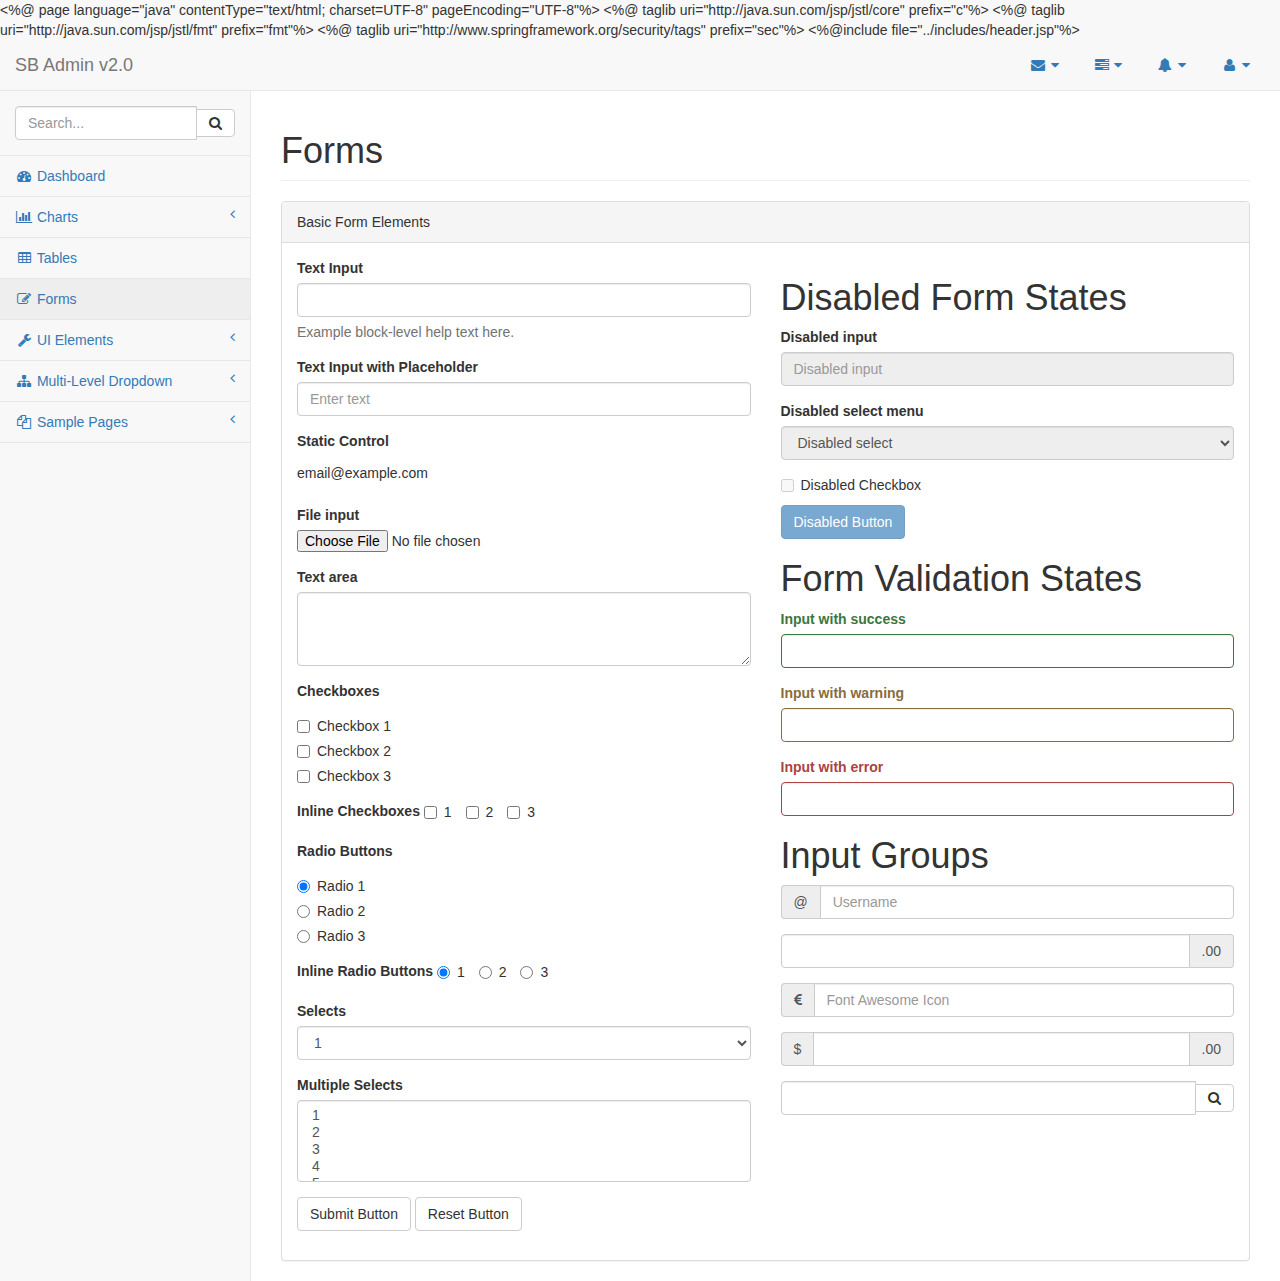
<file: target/controller-1.0.0-BUILD-SNAPSHOT/resources/pages/forms.html>
<%@ page language="java" contentType="text/html; charset=UTF-8"
	pageEncoding="UTF-8"%>
<%@ taglib uri="http://java.sun.com/jsp/jstl/core" prefix="c"%>
<%@ taglib uri="http://java.sun.com/jsp/jstl/fmt" prefix="fmt"%>
<%@ taglib uri="http://www.springframework.org/security/tags" prefix="sec"%>
<%@include file="../includes/header.jsp"%>

<!DOCTYPE html>
<html lang="en">

<head>

    <meta charset="utf-8">
    <meta http-equiv="X-UA-Compatible" content="IE=edge">
    <meta name="viewport" content="width=device-width, initial-scale=1">
    <meta name="description" content="">
    <meta name="author" content="">

    <title>SB Admin 2 - Bootstrap Admin Theme</title>

    <!-- Bootstrap Core CSS -->
    <link href="../vendor/bootstrap/css/bootstrap.min.css" rel="stylesheet">

    <!-- MetisMenu CSS -->
    <link href="../vendor/metisMenu/metisMenu.min.css" rel="stylesheet">

    <!-- Custom CSS -->
    <link href="../dist/css/sb-admin-2.css" rel="stylesheet">

    <!-- Custom Fonts -->
    <link href="../vendor/font-awesome/css/font-awesome.min.css" rel="stylesheet" type="text/css">

    <!-- HTML5 Shim and Respond.js IE8 support of HTML5 elements and media queries -->
    <!-- WARNING: Respond.js doesn't work if you view the page via file:// -->
    <!--[if lt IE 9]>
        <script src="https://oss.maxcdn.com/libs/html5shiv/3.7.0/html5shiv.js"></script>
        <script src="https://oss.maxcdn.com/libs/respond.js/1.4.2/respond.min.js"></script>
    <![endif]-->

</head>

<body>

    <div id="wrapper">

        <!-- Navigation -->
        <nav class="navbar navbar-default navbar-static-top" role="navigation" style="margin-bottom: 0">
            <div class="navbar-header">
                <button type="button" class="navbar-toggle" data-toggle="collapse" data-target=".navbar-collapse">
                    <span class="sr-only">Toggle navigation</span>
                    <span class="icon-bar"></span>
                    <span class="icon-bar"></span>
                    <span class="icon-bar"></span>
                </button>
                <a class="navbar-brand" href="index.html">SB Admin v2.0</a>
            </div>
            <!-- /.navbar-header -->

            <ul class="nav navbar-top-links navbar-right">
                <li class="dropdown">
                    <a class="dropdown-toggle" data-toggle="dropdown" href="#">
                        <i class="fa fa-envelope fa-fw"></i> <i class="fa fa-caret-down"></i>
                    </a>
                    <ul class="dropdown-menu dropdown-messages">
                        <li>
                            <a href="#">
                                <div>
                                    <strong>John Smith</strong>
                                    <span class="pull-right text-muted">
                                        <em>Yesterday</em>
                                    </span>
                                </div>
                                <div>Lorem ipsum dolor sit amet, consectetur adipiscing elit. Pellentesque eleifend...</div>
                            </a>
                        </li>
                        <li class="divider"></li>
                        <li>
                            <a href="#">
                                <div>
                                    <strong>John Smith</strong>
                                    <span class="pull-right text-muted">
                                        <em>Yesterday</em>
                                    </span>
                                </div>
                                <div>Lorem ipsum dolor sit amet, consectetur adipiscing elit. Pellentesque eleifend...</div>
                            </a>
                        </li>
                        <li class="divider"></li>
                        <li>
                            <a href="#">
                                <div>
                                    <strong>John Smith</strong>
                                    <span class="pull-right text-muted">
                                        <em>Yesterday</em>
                                    </span>
                                </div>
                                <div>Lorem ipsum dolor sit amet, consectetur adipiscing elit. Pellentesque eleifend...</div>
                            </a>
                        </li>
                        <li class="divider"></li>
                        <li>
                            <a class="text-center" href="#">
                                <strong>Read All Messages</strong>
                                <i class="fa fa-angle-right"></i>
                            </a>
                        </li>
                    </ul>
                    <!-- /.dropdown-messages -->
                </li>
                <!-- /.dropdown -->
                <li class="dropdown">
                    <a class="dropdown-toggle" data-toggle="dropdown" href="#">
                        <i class="fa fa-tasks fa-fw"></i> <i class="fa fa-caret-down"></i>
                    </a>
                    <ul class="dropdown-menu dropdown-tasks">
                        <li>
                            <a href="#">
                                <div>
                                    <p>
                                        <strong>Task 1</strong>
                                        <span class="pull-right text-muted">40% Complete</span>
                                    </p>
                                    <div class="progress progress-striped active">
                                        <div class="progress-bar progress-bar-success" role="progressbar" aria-valuenow="40" aria-valuemin="0" aria-valuemax="100" style="width: 40%">
                                            <span class="sr-only">40% Complete (success)</span>
                                        </div>
                                    </div>
                                </div>
                            </a>
                        </li>
                        <li class="divider"></li>
                        <li>
                            <a href="#">
                                <div>
                                    <p>
                                        <strong>Task 2</strong>
                                        <span class="pull-right text-muted">20% Complete</span>
                                    </p>
                                    <div class="progress progress-striped active">
                                        <div class="progress-bar progress-bar-info" role="progressbar" aria-valuenow="20" aria-valuemin="0" aria-valuemax="100" style="width: 20%">
                                            <span class="sr-only">20% Complete</span>
                                        </div>
                                    </div>
                                </div>
                            </a>
                        </li>
                        <li class="divider"></li>
                        <li>
                            <a href="#">
                                <div>
                                    <p>
                                        <strong>Task 3</strong>
                                        <span class="pull-right text-muted">60% Complete</span>
                                    </p>
                                    <div class="progress progress-striped active">
                                        <div class="progress-bar progress-bar-warning" role="progressbar" aria-valuenow="60" aria-valuemin="0" aria-valuemax="100" style="width: 60%">
                                            <span class="sr-only">60% Complete (warning)</span>
                                        </div>
                                    </div>
                                </div>
                            </a>
                        </li>
                        <li class="divider"></li>
                        <li>
                            <a href="#">
                                <div>
                                    <p>
                                        <strong>Task 4</strong>
                                        <span class="pull-right text-muted">80% Complete</span>
                                    </p>
                                    <div class="progress progress-striped active">
                                        <div class="progress-bar progress-bar-danger" role="progressbar" aria-valuenow="80" aria-valuemin="0" aria-valuemax="100" style="width: 80%">
                                            <span class="sr-only">80% Complete (danger)</span>
                                        </div>
                                    </div>
                                </div>
                            </a>
                        </li>
                        <li class="divider"></li>
                        <li>
                            <a class="text-center" href="#">
                                <strong>See All Tasks</strong>
                                <i class="fa fa-angle-right"></i>
                            </a>
                        </li>
                    </ul>
                    <!-- /.dropdown-tasks -->
                </li>
                <!-- /.dropdown -->
                <li class="dropdown">
                    <a class="dropdown-toggle" data-toggle="dropdown" href="#">
                        <i class="fa fa-bell fa-fw"></i> <i class="fa fa-caret-down"></i>
                    </a>
                    <ul class="dropdown-menu dropdown-alerts">
                        <li>
                            <a href="#">
                                <div>
                                    <i class="fa fa-comment fa-fw"></i> New Comment
                                    <span class="pull-right text-muted small">4 minutes ago</span>
                                </div>
                            </a>
                        </li>
                        <li class="divider"></li>
                        <li>
                            <a href="#">
                                <div>
                                    <i class="fa fa-twitter fa-fw"></i> 3 New Followers
                                    <span class="pull-right text-muted small">12 minutes ago</span>
                                </div>
                            </a>
                        </li>
                        <li class="divider"></li>
                        <li>
                            <a href="#">
                                <div>
                                    <i class="fa fa-envelope fa-fw"></i> Message Sent
                                    <span class="pull-right text-muted small">4 minutes ago</span>
                                </div>
                            </a>
                        </li>
                        <li class="divider"></li>
                        <li>
                            <a href="#">
                                <div>
                                    <i class="fa fa-tasks fa-fw"></i> New Task
                                    <span class="pull-right text-muted small">4 minutes ago</span>
                                </div>
                            </a>
                        </li>
                        <li class="divider"></li>
                        <li>
                            <a href="#">
                                <div>
                                    <i class="fa fa-upload fa-fw"></i> Server Rebooted
                                    <span class="pull-right text-muted small">4 minutes ago</span>
                                </div>
                            </a>
                        </li>
                        <li class="divider"></li>
                        <li>
                            <a class="text-center" href="#">
                                <strong>See All Alerts</strong>
                                <i class="fa fa-angle-right"></i>
                            </a>
                        </li>
                    </ul>
                    <!-- /.dropdown-alerts -->
                </li>
                <!-- /.dropdown -->
                <li class="dropdown">
                    <a class="dropdown-toggle" data-toggle="dropdown" href="#">
                        <i class="fa fa-user fa-fw"></i> <i class="fa fa-caret-down"></i>
                    </a>
                    <ul class="dropdown-menu dropdown-user">
                        <li><a href="#"><i class="fa fa-user fa-fw"></i> User Profile</a>
                        </li>
                        <li><a href="#"><i class="fa fa-gear fa-fw"></i> Settings</a>
                        </li>
                        <li class="divider"></li>
                        <li><a href="login.html"><i class="fa fa-sign-out fa-fw"></i> Logout</a>
                        </li>
                    </ul>
                    <!-- /.dropdown-user -->
                </li>
                <!-- /.dropdown -->
            </ul>
            <!-- /.navbar-top-links -->

            <div class="navbar-default sidebar" role="navigation">
                <div class="sidebar-nav navbar-collapse">
                    <ul class="nav" id="side-menu">
                        <li class="sidebar-search">
                            <div class="input-group custom-search-form">
                                <input type="text" class="form-control" placeholder="Search...">
                                <span class="input-group-btn">
                                <button class="btn btn-default" type="button">
                                    <i class="fa fa-search"></i>
                                </button>
                            </span>
                            </div>
                            <!-- /input-group -->
                        </li>
                        <li>
                            <a href="index.html"><i class="fa fa-dashboard fa-fw"></i> Dashboard</a>
                        </li>
                        <li>
                            <a href="#"><i class="fa fa-bar-chart-o fa-fw"></i> Charts<span class="fa arrow"></span></a>
                            <ul class="nav nav-second-level">
                                <li>
                                    <a href="flot.html">Flot Charts</a>
                                </li>
                                <li>
                                    <a href="morris.html">Morris.js Charts</a>
                                </li>
                            </ul>
                            <!-- /.nav-second-level -->
                        </li>
                        <li>
                            <a href="tables.html"><i class="fa fa-table fa-fw"></i> Tables</a>
                        </li>
                        <li>
                            <a href="forms.html"><i class="fa fa-edit fa-fw"></i> Forms</a>
                        </li>
                        <li>
                            <a href="#"><i class="fa fa-wrench fa-fw"></i> UI Elements<span class="fa arrow"></span></a>
                            <ul class="nav nav-second-level">
                                <li>
                                    <a href="panels-wells.html">Panels and Wells</a>
                                </li>
                                <li>
                                    <a href="buttons.html">Buttons</a>
                                </li>
                                <li>
                                    <a href="notifications.html">Notifications</a>
                                </li>
                                <li>
                                    <a href="typography.html">Typography</a>
                                </li>
                                <li>
                                    <a href="icons.html"> Icons</a>
                                </li>
                                <li>
                                    <a href="grid.html">Grid</a>
                                </li>
                            </ul>
                            <!-- /.nav-second-level -->
                        </li>
                        <li>
                            <a href="#"><i class="fa fa-sitemap fa-fw"></i> Multi-Level Dropdown<span class="fa arrow"></span></a>
                            <ul class="nav nav-second-level">
                                <li>
                                    <a href="#">Second Level Item</a>
                                </li>
                                <li>
                                    <a href="#">Second Level Item</a>
                                </li>
                                <li>
                                    <a href="#">Third Level <span class="fa arrow"></span></a>
                                    <ul class="nav nav-third-level">
                                        <li>
                                            <a href="#">Third Level Item</a>
                                        </li>
                                        <li>
                                            <a href="#">Third Level Item</a>
                                        </li>
                                        <li>
                                            <a href="#">Third Level Item</a>
                                        </li>
                                        <li>
                                            <a href="#">Third Level Item</a>
                                        </li>
                                    </ul>
                                    <!-- /.nav-third-level -->
                                </li>
                            </ul>
                            <!-- /.nav-second-level -->
                        </li>
                        <li>
                            <a href="#"><i class="fa fa-files-o fa-fw"></i> Sample Pages<span class="fa arrow"></span></a>
                            <ul class="nav nav-second-level">
                                <li>
                                    <a href="blank.html">Blank Page</a>
                                </li>
                                <li>
                                    <a href="login.html">Login Page</a>
                                </li>
                            </ul>
                            <!-- /.nav-second-level -->
                        </li>
                    </ul>
                </div>
                <!-- /.sidebar-collapse -->
            </div>
            <!-- /.navbar-static-side -->
        </nav>

        <div id="page-wrapper">
            <div class="row">
                <div class="col-lg-12">
                    <h1 class="page-header">Forms</h1>
                </div>
                <!-- /.col-lg-12 -->
            </div>
            <!-- /.row -->
            <div class="row">
                <div class="col-lg-12">
                    <div class="panel panel-default">
                        <div class="panel-heading">
                            Basic Form Elements
                        </div>
                        <div class="panel-body">
                            <div class="row">
                                <div class="col-lg-6">
                                    <form role="form">
                                        <div class="form-group">
                                            <label>Text Input</label>
                                            <input class="form-control">
                                            <p class="help-block">Example block-level help text here.</p>
                                        </div>
                                        <div class="form-group">
                                            <label>Text Input with Placeholder</label>
                                            <input class="form-control" placeholder="Enter text">
                                        </div>
                                        <div class="form-group">
                                            <label>Static Control</label>
                                            <p class="form-control-static">email@example.com</p>
                                        </div>
                                        <div class="form-group">
                                            <label>File input</label>
                                            <input type="file">
                                        </div>
                                        <div class="form-group">
                                            <label>Text area</label>
                                            <textarea class="form-control" rows="3"></textarea>
                                        </div>
                                        <div class="form-group">
                                            <label>Checkboxes</label>
                                            <div class="checkbox">
                                                <label>
                                                    <input type="checkbox" value="">Checkbox 1
                                                </label>
                                            </div>
                                            <div class="checkbox">
                                                <label>
                                                    <input type="checkbox" value="">Checkbox 2
                                                </label>
                                            </div>
                                            <div class="checkbox">
                                                <label>
                                                    <input type="checkbox" value="">Checkbox 3
                                                </label>
                                            </div>
                                        </div>
                                        <div class="form-group">
                                            <label>Inline Checkboxes</label>
                                            <label class="checkbox-inline">
                                                <input type="checkbox">1
                                            </label>
                                            <label class="checkbox-inline">
                                                <input type="checkbox">2
                                            </label>
                                            <label class="checkbox-inline">
                                                <input type="checkbox">3
                                            </label>
                                        </div>
                                        <div class="form-group">
                                            <label>Radio Buttons</label>
                                            <div class="radio">
                                                <label>
                                                    <input type="radio" name="optionsRadios" id="optionsRadios1" value="option1" checked>Radio 1
                                                </label>
                                            </div>
                                            <div class="radio">
                                                <label>
                                                    <input type="radio" name="optionsRadios" id="optionsRadios2" value="option2">Radio 2
                                                </label>
                                            </div>
                                            <div class="radio">
                                                <label>
                                                    <input type="radio" name="optionsRadios" id="optionsRadios3" value="option3">Radio 3
                                                </label>
                                            </div>
                                        </div>
                                        <div class="form-group">
                                            <label>Inline Radio Buttons</label>
                                            <label class="radio-inline">
                                                <input type="radio" name="optionsRadiosInline" id="optionsRadiosInline1" value="option1" checked>1
                                            </label>
                                            <label class="radio-inline">
                                                <input type="radio" name="optionsRadiosInline" id="optionsRadiosInline2" value="option2">2
                                            </label>
                                            <label class="radio-inline">
                                                <input type="radio" name="optionsRadiosInline" id="optionsRadiosInline3" value="option3">3
                                            </label>
                                        </div>
                                        <div class="form-group">
                                            <label>Selects</label>
                                            <select class="form-control">
                                                <option>1</option>
                                                <option>2</option>
                                                <option>3</option>
                                                <option>4</option>
                                                <option>5</option>
                                            </select>
                                        </div>
                                        <div class="form-group">
                                            <label>Multiple Selects</label>
                                            <select multiple class="form-control">
                                                <option>1</option>
                                                <option>2</option>
                                                <option>3</option>
                                                <option>4</option>
                                                <option>5</option>
                                            </select>
                                        </div>
                                        <button type="submit" class="btn btn-default">Submit Button</button>
                                        <button type="reset" class="btn btn-default">Reset Button</button>
                                    </form>
                                </div>
                                <!-- /.col-lg-6 (nested) -->
                                <div class="col-lg-6">
                                    <h1>Disabled Form States</h1>
                                    <form role="form">
                                        <fieldset disabled>
                                            <div class="form-group">
                                                <label for="disabledSelect">Disabled input</label>
                                                <input class="form-control" id="disabledInput" type="text" placeholder="Disabled input" disabled>
                                            </div>
                                            <div class="form-group">
                                                <label for="disabledSelect">Disabled select menu</label>
                                                <select id="disabledSelect" class="form-control">
                                                    <option>Disabled select</option>
                                                </select>
                                            </div>
                                            <div class="checkbox">
                                                <label>
                                                    <input type="checkbox">Disabled Checkbox
                                                </label>
                                            </div>
                                            <button type="submit" class="btn btn-primary">Disabled Button</button>
                                        </fieldset>
                                    </form>
                                    <h1>Form Validation States</h1>
                                    <form role="form">
                                        <div class="form-group has-success">
                                            <label class="control-label" for="inputSuccess">Input with success</label>
                                            <input type="text" class="form-control" id="inputSuccess">
                                        </div>
                                        <div class="form-group has-warning">
                                            <label class="control-label" for="inputWarning">Input with warning</label>
                                            <input type="text" class="form-control" id="inputWarning">
                                        </div>
                                        <div class="form-group has-error">
                                            <label class="control-label" for="inputError">Input with error</label>
                                            <input type="text" class="form-control" id="inputError">
                                        </div>
                                    </form>
                                    <h1>Input Groups</h1>
                                    <form role="form">
                                        <div class="form-group input-group">
                                            <span class="input-group-addon">@</span>
                                            <input type="text" class="form-control" placeholder="Username">
                                        </div>
                                        <div class="form-group input-group">
                                            <input type="text" class="form-control">
                                            <span class="input-group-addon">.00</span>
                                        </div>
                                        <div class="form-group input-group">
                                            <span class="input-group-addon"><i class="fa fa-eur"></i>
                                            </span>
                                            <input type="text" class="form-control" placeholder="Font Awesome Icon">
                                        </div>
                                        <div class="form-group input-group">
                                            <span class="input-group-addon">$</span>
                                            <input type="text" class="form-control">
                                            <span class="input-group-addon">.00</span>
                                        </div>
                                        <div class="form-group input-group">
                                            <input type="text" class="form-control">
                                            <span class="input-group-btn">
                                                <button class="btn btn-default" type="button"><i class="fa fa-search"></i>
                                                </button>
                                            </span>
                                        </div>
                                    </form>
                                </div>
                                <!-- /.col-lg-6 (nested) -->
                            </div>
                            <!-- /.row (nested) -->
                        </div>
                        <!-- /.panel-body -->
                    </div>
                    <!-- /.panel -->
                </div>
                <!-- /.col-lg-12 -->
            </div>
            <!-- /.row -->
        </div>
        <!-- /#page-wrapper -->

    </div>
    <!-- /#wrapper -->

    <!-- jQuery -->
    <script src="../vendor/jquery/jquery.min.js"></script>

    <!-- Bootstrap Core JavaScript -->
    <script src="../vendor/bootstrap/js/bootstrap.min.js"></script>

    <!-- Metis Menu Plugin JavaScript -->
    <script src="../vendor/metisMenu/metisMenu.min.js"></script>

    <!-- Custom Theme JavaScript -->
    <script src="../dist/js/sb-admin-2.js"></script>

</body>

</html>
</file>
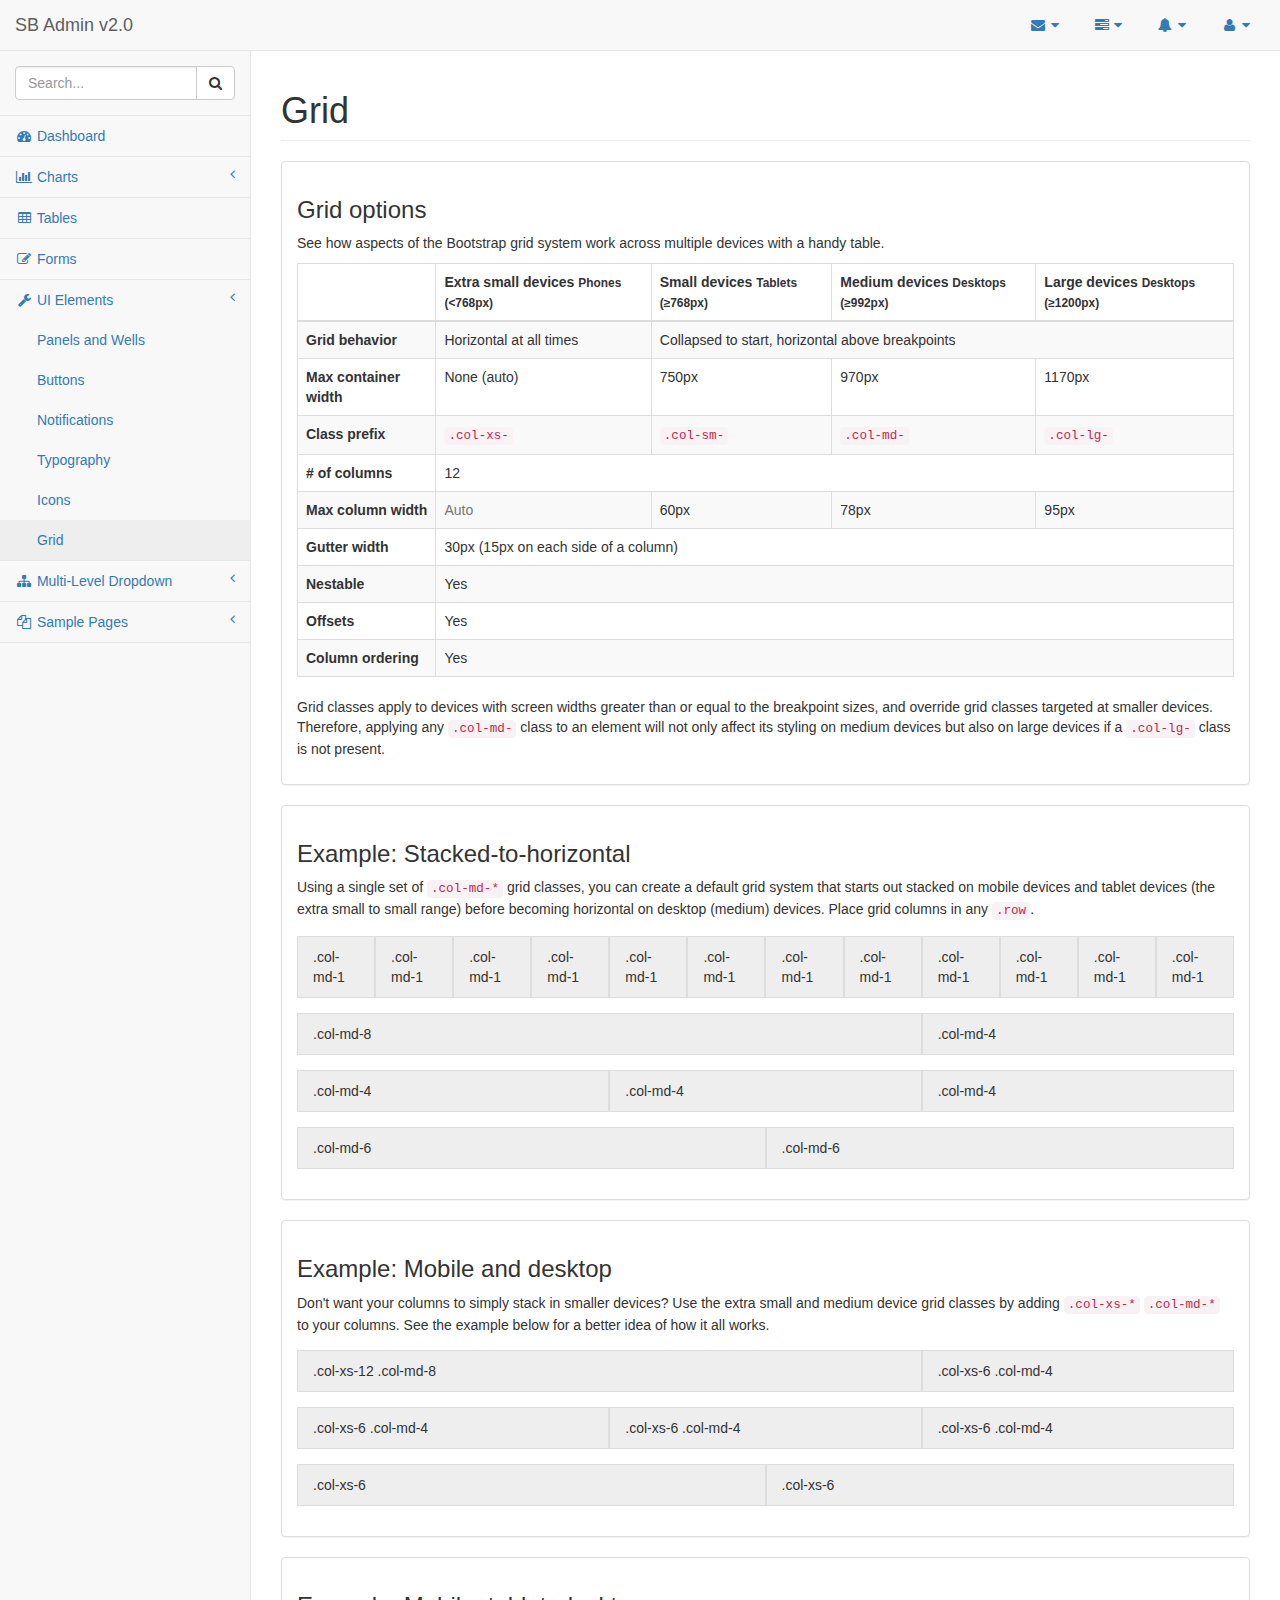
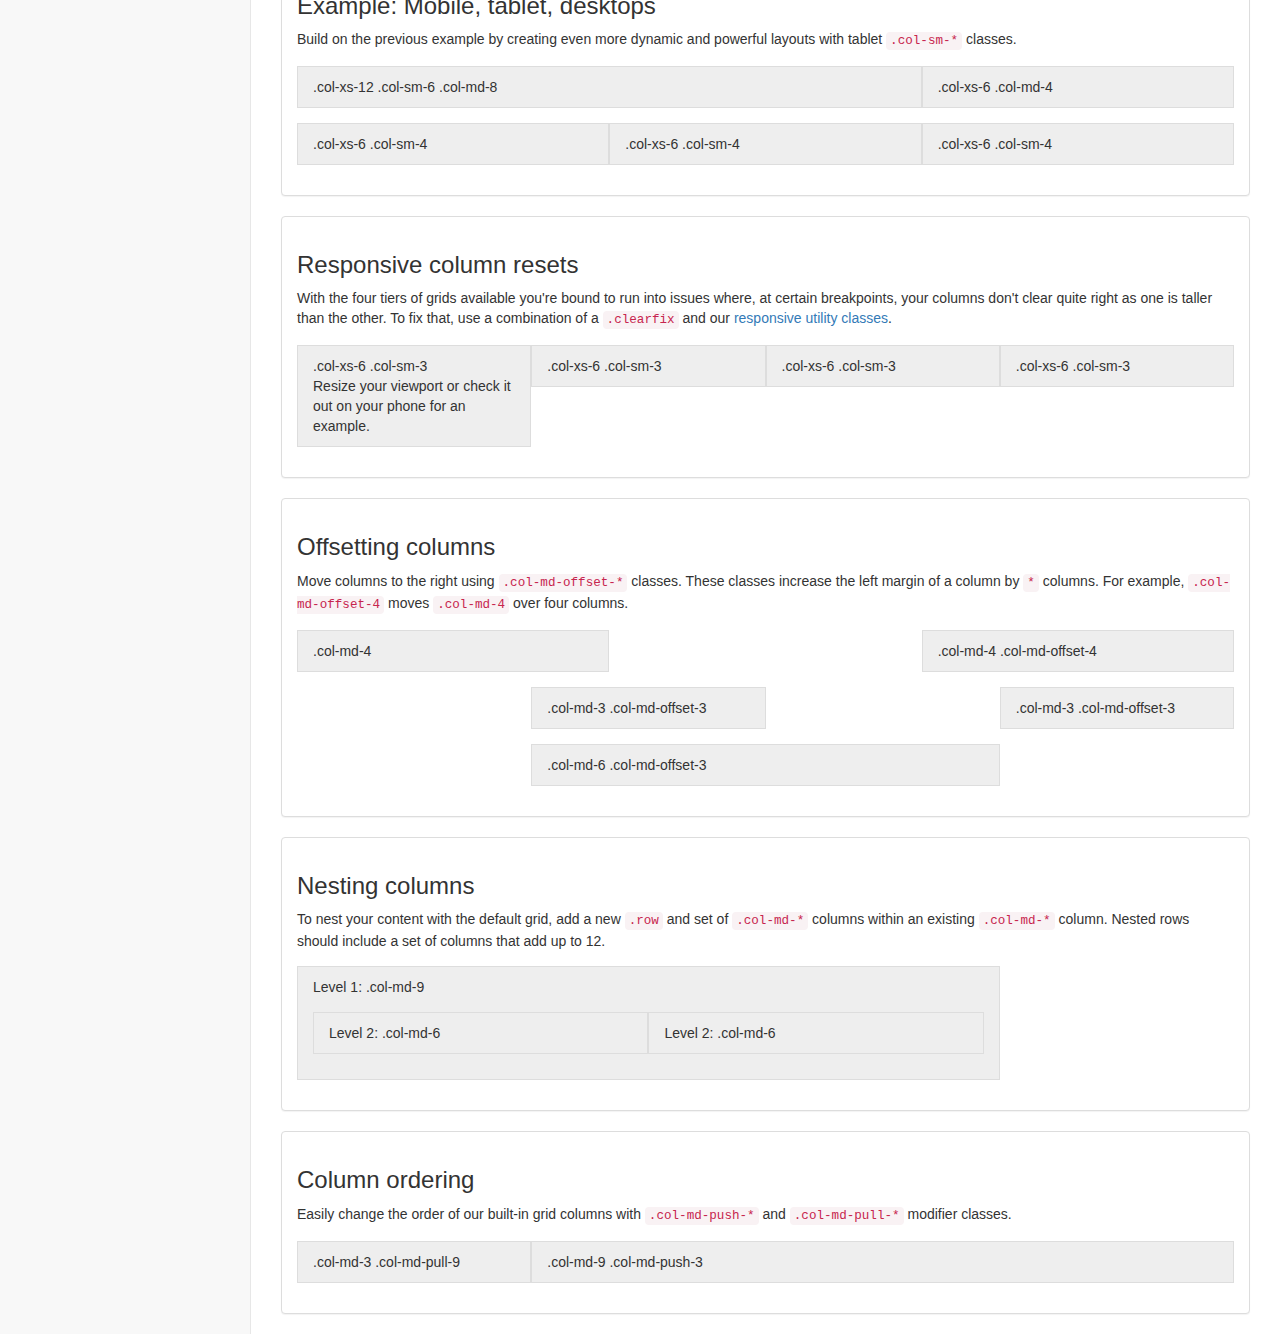
<file: target/controller-1.0.0-BUILD-SNAPSHOT/resources/pages/grid.html>
<!DOCTYPE html>
<html lang="en">

<head>

    <meta charset="utf-8">
    <meta http-equiv="X-UA-Compatible" content="IE=edge">
    <meta name="viewport" content="width=device-width, initial-scale=1">
    <meta name="description" content="">
    <meta name="author" content="">

    <title>SB Admin 2 - Bootstrap Admin Theme</title>

    <!-- Bootstrap Core CSS -->
    <link href="../vendor/bootstrap/css/bootstrap.min.css" rel="stylesheet">

    <!-- MetisMenu CSS -->
    <link href="../vendor/metisMenu/metisMenu.min.css" rel="stylesheet">

    <!-- Custom CSS -->
    <link href="../dist/css/sb-admin-2.css" rel="stylesheet">

    <!-- Custom Fonts -->
    <link href="../vendor/font-awesome/css/font-awesome.min.css" rel="stylesheet" type="text/css">

    <!-- HTML5 Shim and Respond.js IE8 support of HTML5 elements and media queries -->
    <!-- WARNING: Respond.js doesn't work if you view the page via file:// -->
    <!--[if lt IE 9]>
        <script src="https://oss.maxcdn.com/libs/html5shiv/3.7.0/html5shiv.js"></script>
        <script src="https://oss.maxcdn.com/libs/respond.js/1.4.2/respond.min.js"></script>
    <![endif]-->

</head>

<body>

    <div id="wrapper">

        <!-- Navigation -->
        <nav class="navbar navbar-default navbar-static-top" role="navigation" style="margin-bottom: 0">
            <div class="navbar-header">
                <button type="button" class="navbar-toggle" data-toggle="collapse" data-target=".navbar-collapse">
                    <span class="sr-only">Toggle navigation</span>
                    <span class="icon-bar"></span>
                    <span class="icon-bar"></span>
                    <span class="icon-bar"></span>
                </button>
                <a class="navbar-brand" href="index.html">SB Admin v2.0</a>
            </div>
            <!-- /.navbar-header -->

            <ul class="nav navbar-top-links navbar-right">
                <li class="dropdown">
                    <a class="dropdown-toggle" data-toggle="dropdown" href="#">
                        <i class="fa fa-envelope fa-fw"></i> <i class="fa fa-caret-down"></i>
                    </a>
                    <ul class="dropdown-menu dropdown-messages">
                        <li>
                            <a href="#">
                                <div>
                                    <strong>John Smith</strong>
                                    <span class="pull-right text-muted">
                                        <em>Yesterday</em>
                                    </span>
                                </div>
                                <div>Lorem ipsum dolor sit amet, consectetur adipiscing elit. Pellentesque eleifend...</div>
                            </a>
                        </li>
                        <li class="divider"></li>
                        <li>
                            <a href="#">
                                <div>
                                    <strong>John Smith</strong>
                                    <span class="pull-right text-muted">
                                        <em>Yesterday</em>
                                    </span>
                                </div>
                                <div>Lorem ipsum dolor sit amet, consectetur adipiscing elit. Pellentesque eleifend...</div>
                            </a>
                        </li>
                        <li class="divider"></li>
                        <li>
                            <a href="#">
                                <div>
                                    <strong>John Smith</strong>
                                    <span class="pull-right text-muted">
                                        <em>Yesterday</em>
                                    </span>
                                </div>
                                <div>Lorem ipsum dolor sit amet, consectetur adipiscing elit. Pellentesque eleifend...</div>
                            </a>
                        </li>
                        <li class="divider"></li>
                        <li>
                            <a class="text-center" href="#">
                                <strong>Read All Messages</strong>
                                <i class="fa fa-angle-right"></i>
                            </a>
                        </li>
                    </ul>
                    <!-- /.dropdown-messages -->
                </li>
                <!-- /.dropdown -->
                <li class="dropdown">
                    <a class="dropdown-toggle" data-toggle="dropdown" href="#">
                        <i class="fa fa-tasks fa-fw"></i> <i class="fa fa-caret-down"></i>
                    </a>
                    <ul class="dropdown-menu dropdown-tasks">
                        <li>
                            <a href="#">
                                <div>
                                    <p>
                                        <strong>Task 1</strong>
                                        <span class="pull-right text-muted">40% Complete</span>
                                    </p>
                                    <div class="progress progress-striped active">
                                        <div class="progress-bar progress-bar-success" role="progressbar" aria-valuenow="40" aria-valuemin="0" aria-valuemax="100" style="width: 40%">
                                            <span class="sr-only">40% Complete (success)</span>
                                        </div>
                                    </div>
                                </div>
                            </a>
                        </li>
                        <li class="divider"></li>
                        <li>
                            <a href="#">
                                <div>
                                    <p>
                                        <strong>Task 2</strong>
                                        <span class="pull-right text-muted">20% Complete</span>
                                    </p>
                                    <div class="progress progress-striped active">
                                        <div class="progress-bar progress-bar-info" role="progressbar" aria-valuenow="20" aria-valuemin="0" aria-valuemax="100" style="width: 20%">
                                            <span class="sr-only">20% Complete</span>
                                        </div>
                                    </div>
                                </div>
                            </a>
                        </li>
                        <li class="divider"></li>
                        <li>
                            <a href="#">
                                <div>
                                    <p>
                                        <strong>Task 3</strong>
                                        <span class="pull-right text-muted">60% Complete</span>
                                    </p>
                                    <div class="progress progress-striped active">
                                        <div class="progress-bar progress-bar-warning" role="progressbar" aria-valuenow="60" aria-valuemin="0" aria-valuemax="100" style="width: 60%">
                                            <span class="sr-only">60% Complete (warning)</span>
                                        </div>
                                    </div>
                                </div>
                            </a>
                        </li>
                        <li class="divider"></li>
                        <li>
                            <a href="#">
                                <div>
                                    <p>
                                        <strong>Task 4</strong>
                                        <span class="pull-right text-muted">80% Complete</span>
                                    </p>
                                    <div class="progress progress-striped active">
                                        <div class="progress-bar progress-bar-danger" role="progressbar" aria-valuenow="80" aria-valuemin="0" aria-valuemax="100" style="width: 80%">
                                            <span class="sr-only">80% Complete (danger)</span>
                                        </div>
                                    </div>
                                </div>
                            </a>
                        </li>
                        <li class="divider"></li>
                        <li>
                            <a class="text-center" href="#">
                                <strong>See All Tasks</strong>
                                <i class="fa fa-angle-right"></i>
                            </a>
                        </li>
                    </ul>
                    <!-- /.dropdown-tasks -->
                </li>
                <!-- /.dropdown -->
                <li class="dropdown">
                    <a class="dropdown-toggle" data-toggle="dropdown" href="#">
                        <i class="fa fa-bell fa-fw"></i> <i class="fa fa-caret-down"></i>
                    </a>
                    <ul class="dropdown-menu dropdown-alerts">
                        <li>
                            <a href="#">
                                <div>
                                    <i class="fa fa-comment fa-fw"></i> New Comment
                                    <span class="pull-right text-muted small">4 minutes ago</span>
                                </div>
                            </a>
                        </li>
                        <li class="divider"></li>
                        <li>
                            <a href="#">
                                <div>
                                    <i class="fa fa-twitter fa-fw"></i> 3 New Followers
                                    <span class="pull-right text-muted small">12 minutes ago</span>
                                </div>
                            </a>
                        </li>
                        <li class="divider"></li>
                        <li>
                            <a href="#">
                                <div>
                                    <i class="fa fa-envelope fa-fw"></i> Message Sent
                                    <span class="pull-right text-muted small">4 minutes ago</span>
                                </div>
                            </a>
                        </li>
                        <li class="divider"></li>
                        <li>
                            <a href="#">
                                <div>
                                    <i class="fa fa-tasks fa-fw"></i> New Task
                                    <span class="pull-right text-muted small">4 minutes ago</span>
                                </div>
                            </a>
                        </li>
                        <li class="divider"></li>
                        <li>
                            <a href="#">
                                <div>
                                    <i class="fa fa-upload fa-fw"></i> Server Rebooted
                                    <span class="pull-right text-muted small">4 minutes ago</span>
                                </div>
                            </a>
                        </li>
                        <li class="divider"></li>
                        <li>
                            <a class="text-center" href="#">
                                <strong>See All Alerts</strong>
                                <i class="fa fa-angle-right"></i>
                            </a>
                        </li>
                    </ul>
                    <!-- /.dropdown-alerts -->
                </li>
                <!-- /.dropdown -->
                <li class="dropdown">
                    <a class="dropdown-toggle" data-toggle="dropdown" href="#">
                        <i class="fa fa-user fa-fw"></i> <i class="fa fa-caret-down"></i>
                    </a>
                    <ul class="dropdown-menu dropdown-user">
                        <li><a href="#"><i class="fa fa-user fa-fw"></i> User Profile</a>
                        </li>
                        <li><a href="#"><i class="fa fa-gear fa-fw"></i> Settings</a>
                        </li>
                        <li class="divider"></li>
                        <li><a href="login.html"><i class="fa fa-sign-out fa-fw"></i> Logout</a>
                        </li>
                    </ul>
                    <!-- /.dropdown-user -->
                </li>
                <!-- /.dropdown -->
            </ul>
            <!-- /.navbar-top-links -->

            <div class="navbar-default sidebar" role="navigation">
                <div class="sidebar-nav navbar-collapse">
                    <ul class="nav" id="side-menu">
                        <li class="sidebar-search">
                            <div class="input-group custom-search-form">
                                <input type="text" class="form-control" placeholder="Search...">
                                <span class="input-group-btn">
                                <button class="btn btn-default" type="button">
                                    <i class="fa fa-search"></i>
                                </button>
                            </span>
                            </div>
                            <!-- /input-group -->
                        </li>
                        <li>
                            <a href="index.html"><i class="fa fa-dashboard fa-fw"></i> Dashboard</a>
                        </li>
                        <li>
                            <a href="#"><i class="fa fa-bar-chart-o fa-fw"></i> Charts<span class="fa arrow"></span></a>
                            <ul class="nav nav-second-level">
                                <li>
                                    <a href="flot.html">Flot Charts</a>
                                </li>
                                <li>
                                    <a href="morris.html">Morris.js Charts</a>
                                </li>
                            </ul>
                            <!-- /.nav-second-level -->
                        </li>
                        <li>
                            <a href="tables.html"><i class="fa fa-table fa-fw"></i> Tables</a>
                        </li>
                        <li>
                            <a href="forms.html"><i class="fa fa-edit fa-fw"></i> Forms</a>
                        </li>
                        <li>
                            <a href="#"><i class="fa fa-wrench fa-fw"></i> UI Elements<span class="fa arrow"></span></a>
                            <ul class="nav nav-second-level">
                                <li>
                                    <a href="panels-wells.html">Panels and Wells</a>
                                </li>
                                <li>
                                    <a href="buttons.html">Buttons</a>
                                </li>
                                <li>
                                    <a href="notifications.html">Notifications</a>
                                </li>
                                <li>
                                    <a href="typography.html">Typography</a>
                                </li>
                                <li>
                                    <a href="icons.html"> Icons</a>
                                </li>
                                <li>
                                    <a href="grid.html">Grid</a>
                                </li>
                            </ul>
                            <!-- /.nav-second-level -->
                        </li>
                        <li>
                            <a href="#"><i class="fa fa-sitemap fa-fw"></i> Multi-Level Dropdown<span class="fa arrow"></span></a>
                            <ul class="nav nav-second-level">
                                <li>
                                    <a href="#">Second Level Item</a>
                                </li>
                                <li>
                                    <a href="#">Second Level Item</a>
                                </li>
                                <li>
                                    <a href="#">Third Level <span class="fa arrow"></span></a>
                                    <ul class="nav nav-third-level">
                                        <li>
                                            <a href="#">Third Level Item</a>
                                        </li>
                                        <li>
                                            <a href="#">Third Level Item</a>
                                        </li>
                                        <li>
                                            <a href="#">Third Level Item</a>
                                        </li>
                                        <li>
                                            <a href="#">Third Level Item</a>
                                        </li>
                                    </ul>
                                    <!-- /.nav-third-level -->
                                </li>
                            </ul>
                            <!-- /.nav-second-level -->
                        </li>
                        <li>
                            <a href="#"><i class="fa fa-files-o fa-fw"></i> Sample Pages<span class="fa arrow"></span></a>
                            <ul class="nav nav-second-level">
                                <li>
                                    <a href="blank.html">Blank Page</a>
                                </li>
                                <li>
                                    <a href="login.html">Login Page</a>
                                </li>
                            </ul>
                            <!-- /.nav-second-level -->
                        </li>
                    </ul>
                </div>
                <!-- /.sidebar-collapse -->
            </div>
            <!-- /.navbar-static-side -->
        </nav>

        <div id="page-wrapper">
            <div class="row">
                <div class="col-lg-12">
                    <h1 class="page-header">Grid</h1>
                </div>
                <!-- /.col-lg-12 -->
            </div>
            <!-- /.row -->
            <div class="row">
                <div class="col-lg-12">
                    <div class="panel panel-default">
                        <div class="panel-body">
                            <h3>Grid options</h3>
                            <p>See how aspects of the Bootstrap grid system work across multiple devices with a handy table.</p>
                            <div class="table-responsive">
                                <table class="table table-bordered table-striped">
                                    <thead>
                                        <tr>
                                            <th></th>
                                            <th>
                                                Extra small devices
                                                <small>Phones (&lt;768px)</small>
                                            </th>
                                            <th>
                                                Small devices
                                                <small>Tablets (&ge;768px)</small>
                                            </th>
                                            <th>
                                                Medium devices
                                                <small>Desktops (&ge;992px)</small>
                                            </th>
                                            <th>
                                                Large devices
                                                <small>Desktops (&ge;1200px)</small>
                                            </th>
                                        </tr>
                                    </thead>
                                    <tbody>
                                        <tr>
                                            <th>Grid behavior</th>
                                            <td>Horizontal at all times</td>
                                            <td colspan="3">Collapsed to start, horizontal above breakpoints</td>
                                        </tr>
                                        <tr>
                                            <th>Max container width</th>
                                            <td>None (auto)</td>
                                            <td>750px</td>
                                            <td>970px</td>
                                            <td>1170px</td>
                                        </tr>
                                        <tr>
                                            <th>Class prefix</th>
                                            <td>
                                                <code>.col-xs-</code>
                                            </td>
                                            <td>
                                                <code>.col-sm-</code>
                                            </td>
                                            <td>
                                                <code>.col-md-</code>
                                            </td>
                                            <td>
                                                <code>.col-lg-</code>
                                            </td>
                                        </tr>
                                        <tr>
                                            <th># of columns</th>
                                            <td colspan="4">12</td>
                                        </tr>
                                        <tr>
                                            <th>Max column width</th>
                                            <td class="text-muted">Auto</td>
                                            <td>60px</td>
                                            <td>78px</td>
                                            <td>95px</td>
                                        </tr>
                                        <tr>
                                            <th>Gutter width</th>
                                            <td colspan="4">30px (15px on each side of a column)</td>
                                        </tr>
                                        <tr>
                                            <th>Nestable</th>
                                            <td colspan="4">Yes</td>
                                        </tr>
                                        <tr>
                                            <th>Offsets</th>
                                            <td colspan="4">Yes</td>
                                        </tr>
                                        <tr>
                                            <th>Column ordering</th>
                                            <td colspan="4">Yes</td>
                                        </tr>
                                    </tbody>
                                </table>
                            </div>
                            <p>Grid classes apply to devices with screen widths greater than or equal to the breakpoint sizes, and override grid classes targeted at smaller devices. Therefore, applying any
                                <code>.col-md-</code> class to an element will not only affect its styling on medium devices but also on large devices if a
                                <code>.col-lg-</code> class is not present.</p>
                        </div>
                    </div>
                </div>
                <!-- /.col-lg-12 -->
            </div>
            <!-- /.row -->

            <div class="row">
                <div class="col-lg-12">
                    <div class="panel panel-default">
                        <div class="panel-body">
                            <h3>Example: Stacked-to-horizontal</h3>
                            <p>Using a single set of
                                <code>.col-md-*</code> grid classes, you can create a default grid system that starts out stacked on mobile devices and tablet devices (the extra small to small range) before becoming horizontal on desktop (medium) devices. Place grid columns in any
                                <code>.row</code>.</p>
                            <div class="row show-grid">
                                <div class="col-md-1">.col-md-1</div>
                                <div class="col-md-1">.col-md-1</div>
                                <div class="col-md-1">.col-md-1</div>
                                <div class="col-md-1">.col-md-1</div>
                                <div class="col-md-1">.col-md-1</div>
                                <div class="col-md-1">.col-md-1</div>
                                <div class="col-md-1">.col-md-1</div>
                                <div class="col-md-1">.col-md-1</div>
                                <div class="col-md-1">.col-md-1</div>
                                <div class="col-md-1">.col-md-1</div>
                                <div class="col-md-1">.col-md-1</div>
                                <div class="col-md-1">.col-md-1</div>
                            </div>
                            <div class="row show-grid">
                                <div class="col-md-8">.col-md-8</div>
                                <div class="col-md-4">.col-md-4</div>
                            </div>
                            <div class="row show-grid">
                                <div class="col-md-4">.col-md-4</div>
                                <div class="col-md-4">.col-md-4</div>
                                <div class="col-md-4">.col-md-4</div>
                            </div>
                            <div class="row show-grid">
                                <div class="col-md-6">.col-md-6</div>
                                <div class="col-md-6">.col-md-6</div>
                            </div>
                        </div>
                    </div>
                </div>
                <!-- /.col-lg-12 -->
            </div>
            <!-- /.row -->

            <div class="row">
                <div class="col-lg-12">
                    <div class="panel panel-default">
                        <div class="panel-body">
                            <h3>Example: Mobile and desktop</h3>
                            <p>Don't want your columns to simply stack in smaller devices? Use the extra small and medium device grid classes by adding
                                <code>.col-xs-*</code>
                                <code>.col-md-*</code> to your columns. See the example below for a better idea of how it all works.</p>
                            <div class="row show-grid">
                                <div class="col-xs-12 col-md-8">.col-xs-12 .col-md-8</div>
                                <div class="col-xs-6 col-md-4">.col-xs-6 .col-md-4</div>
                            </div>
                            <div class="row show-grid">
                                <div class="col-xs-6 col-md-4">.col-xs-6 .col-md-4</div>
                                <div class="col-xs-6 col-md-4">.col-xs-6 .col-md-4</div>
                                <div class="col-xs-6 col-md-4">.col-xs-6 .col-md-4</div>
                            </div>
                            <div class="row show-grid">
                                <div class="col-xs-6">.col-xs-6</div>
                                <div class="col-xs-6">.col-xs-6</div>
                            </div>
                        </div>
                    </div>
                </div>
                <!-- /.col-lg-12 -->
            </div>
            <!-- /.row -->

            <div class="row">
                <div class="col-lg-12">
                    <div class="panel panel-default">
                        <div class="panel-body">
                            <h3>Example: Mobile, tablet, desktops</h3>
                            <p>Build on the previous example by creating even more dynamic and powerful layouts with tablet
                                <code>.col-sm-*</code> classes.</p>
                            <div class="row show-grid">
                                <div class="col-xs-12 col-sm-6 col-md-8">.col-xs-12 .col-sm-6 .col-md-8</div>
                                <div class="col-xs-6 col-md-4">.col-xs-6 .col-md-4</div>
                            </div>
                            <div class="row show-grid">
                                <div class="col-xs-6 col-sm-4">.col-xs-6 .col-sm-4</div>
                                <div class="col-xs-6 col-sm-4">.col-xs-6 .col-sm-4</div>
                                <!-- Optional: clear the XS cols if their content doesn't match in height -->
                                <div class="clearfix visible-xs"></div>
                                <div class="col-xs-6 col-sm-4">.col-xs-6 .col-sm-4</div>
                            </div>
                        </div>
                    </div>
                </div>
                <!-- /.col-lg-12 -->
            </div>
            <!-- /.row -->

            <div class="row">
                <div class="col-lg-12">
                    <div class="panel panel-default">
                        <div class="panel-body">
                            <h3 id="grid-responsive-resets">Responsive column resets</h3>
                            <p>With the four tiers of grids available you're bound to run into issues where, at certain breakpoints, your columns don't clear quite right as one is taller than the other. To fix that, use a combination of a
                                <code>.clearfix</code> and our <a href="#responsive-utilities">responsive utility classes</a>.</p>
                            <div class="row show-grid">
                                <div class="col-xs-6 col-sm-3">
                                    .col-xs-6 .col-sm-3
                                    <br>Resize your viewport or check it out on your phone for an example.
                                </div>
                                <div class="col-xs-6 col-sm-3">.col-xs-6 .col-sm-3</div>

                                <!-- Add the extra clearfix for only the required viewport -->
                                <div class="clearfix visible-xs"></div>

                                <div class="col-xs-6 col-sm-3">.col-xs-6 .col-sm-3</div>
                                <div class="col-xs-6 col-sm-3">.col-xs-6 .col-sm-3</div>
                            </div>
                        </div>
                    </div>
                </div>
                <!-- /.col-lg-12 -->
            </div>
            <!-- /.row -->

            <div class="row">
                <div class="col-lg-12">
                    <div class="panel panel-default">
                        <div class="panel-body">
                            <h3 id="grid-offsetting">Offsetting columns</h3>
                            <p>Move columns to the right using
                                <code>.col-md-offset-*</code> classes. These classes increase the left margin of a column by
                                <code>*</code> columns. For example,
                                <code>.col-md-offset-4</code> moves
                                <code>.col-md-4</code> over four columns.</p>
                            <div class="row show-grid">
                                <div class="col-md-4">.col-md-4</div>
                                <div class="col-md-4 col-md-offset-4">.col-md-4 .col-md-offset-4</div>
                            </div>
                            <div class="row show-grid">
                                <div class="col-md-3 col-md-offset-3">.col-md-3 .col-md-offset-3</div>
                                <div class="col-md-3 col-md-offset-3">.col-md-3 .col-md-offset-3</div>
                            </div>
                            <div class="row show-grid">
                                <div class="col-md-6 col-md-offset-3">.col-md-6 .col-md-offset-3</div>
                            </div>
                        </div>
                    </div>
                </div>
                <!-- /.col-lg-12 -->
            </div>
            <!-- /.row -->

            <div class="row">
                <div class="col-lg-12">
                    <div class="panel panel-default">
                        <div class="panel-body">
                            <h3 id="grid-nesting">Nesting columns</h3>
                            <p>To nest your content with the default grid, add a new
                                <code>.row</code> and set of
                                <code>.col-md-*</code> columns within an existing
                                <code>.col-md-*</code> column. Nested rows should include a set of columns that add up to 12.</p>
                            <div class="row show-grid">
                                <div class="col-md-9">
                                    Level 1: .col-md-9
                                    <div class="row show-grid">
                                        <div class="col-md-6">
                                            Level 2: .col-md-6
                                        </div>
                                        <div class="col-md-6">
                                            Level 2: .col-md-6
                                        </div>
                                    </div>
                                </div>
                            </div>
                        </div>
                    </div>
                </div>
                <!-- /.col-lg-12 -->
            </div>
            <!-- /.row -->

            <div class="row">
                <div class="col-lg-12">
                    <div class="panel panel-default">
                        <div class="panel-body">
                            <h3 id="grid-column-ordering">Column ordering</h3>
                            <p>Easily change the order of our built-in grid columns with
                                <code>.col-md-push-*</code> and
                                <code>.col-md-pull-*</code> modifier classes.</p>
                            <div class="row show-grid">
                                <div class="col-md-9 col-md-push-3">.col-md-9 .col-md-push-3</div>
                                <div class="col-md-3 col-md-pull-9">.col-md-3 .col-md-pull-9</div>
                            </div>
                        </div>
                    </div>
                </div>
                <!-- /.col-lg-12 -->
            </div>
            <!-- /.row -->

        </div>
        <!-- /#page-wrapper -->

    </div>
    <!-- /#wrapper -->

    <!-- jQuery -->
    <script src="../vendor/jquery/jquery.min.js"></script>

    <!-- Bootstrap Core JavaScript -->
    <script src="../vendor/bootstrap/js/bootstrap.min.js"></script>

    <!-- Metis Menu Plugin JavaScript -->
    <script src="../vendor/metisMenu/metisMenu.min.js"></script>

    <!-- Custom Theme JavaScript -->
    <script src="../dist/js/sb-admin-2.js"></script>

</body>

</html>
</file>
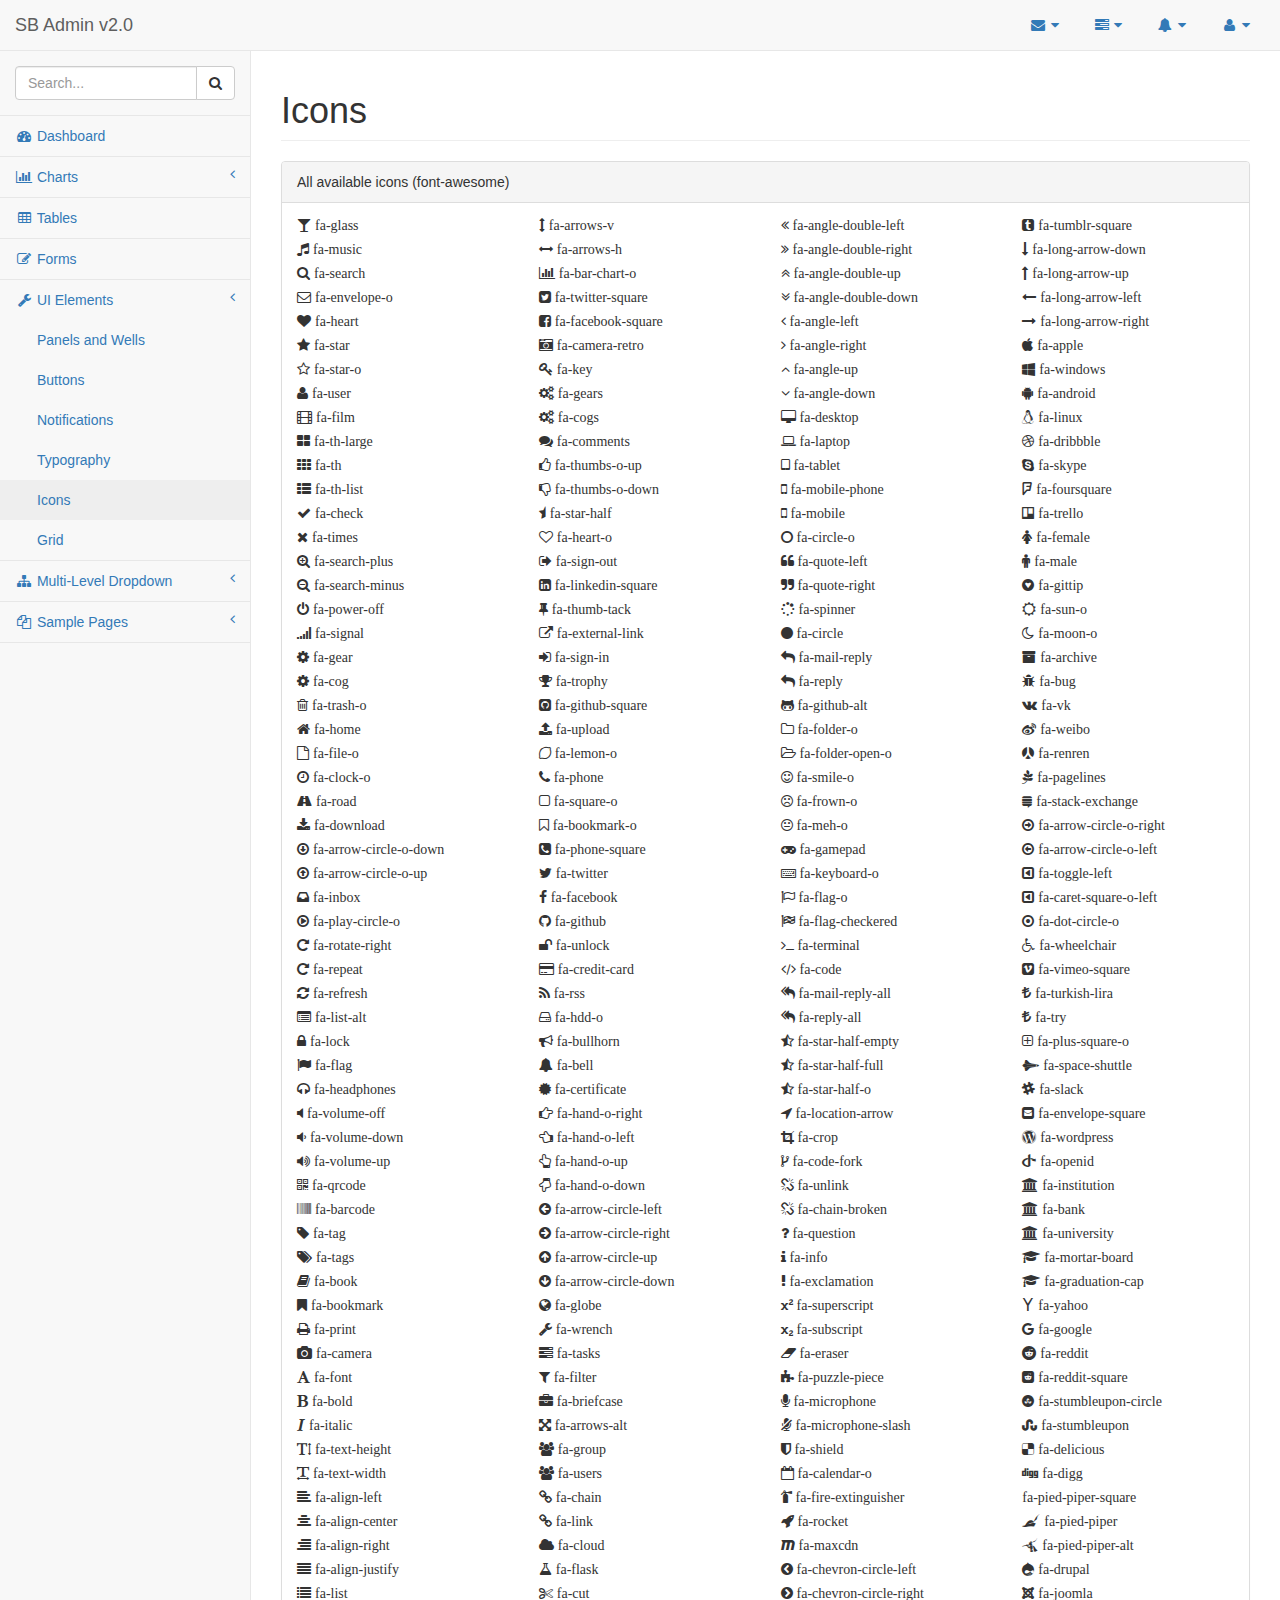
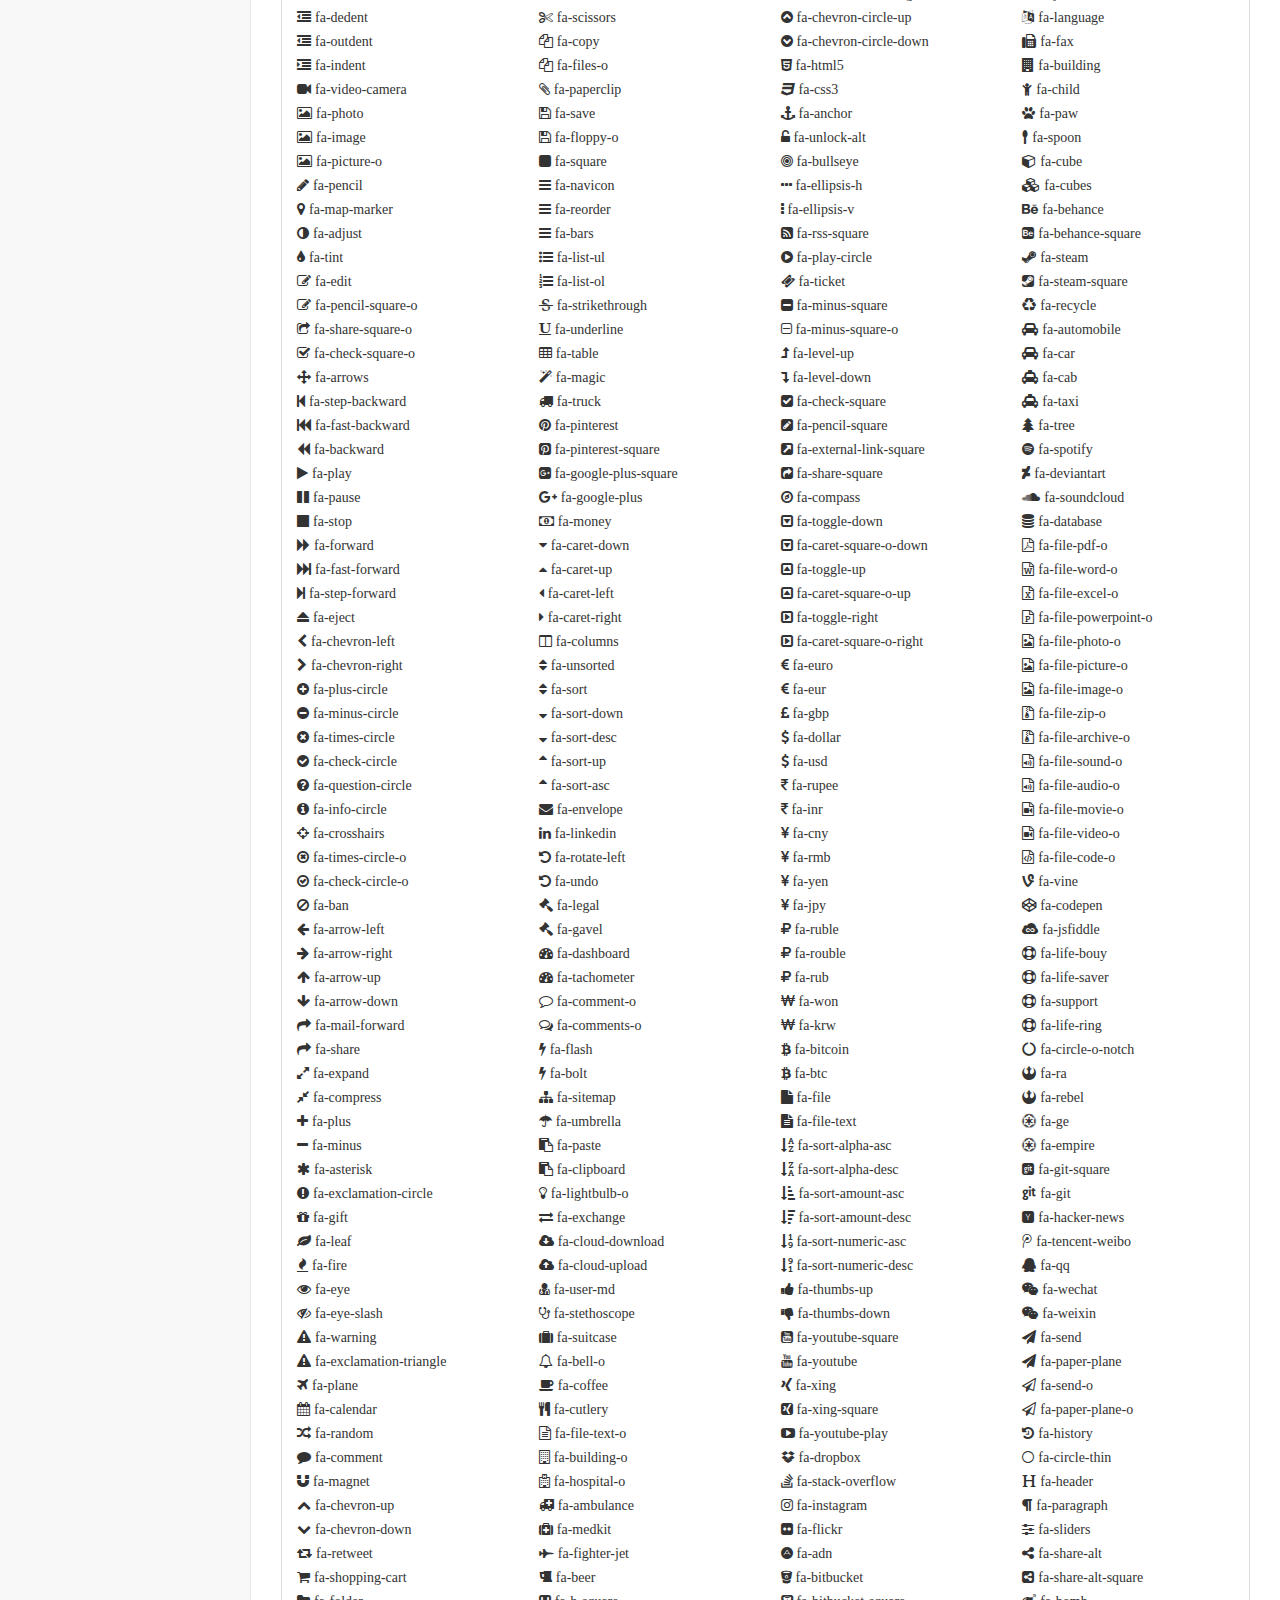
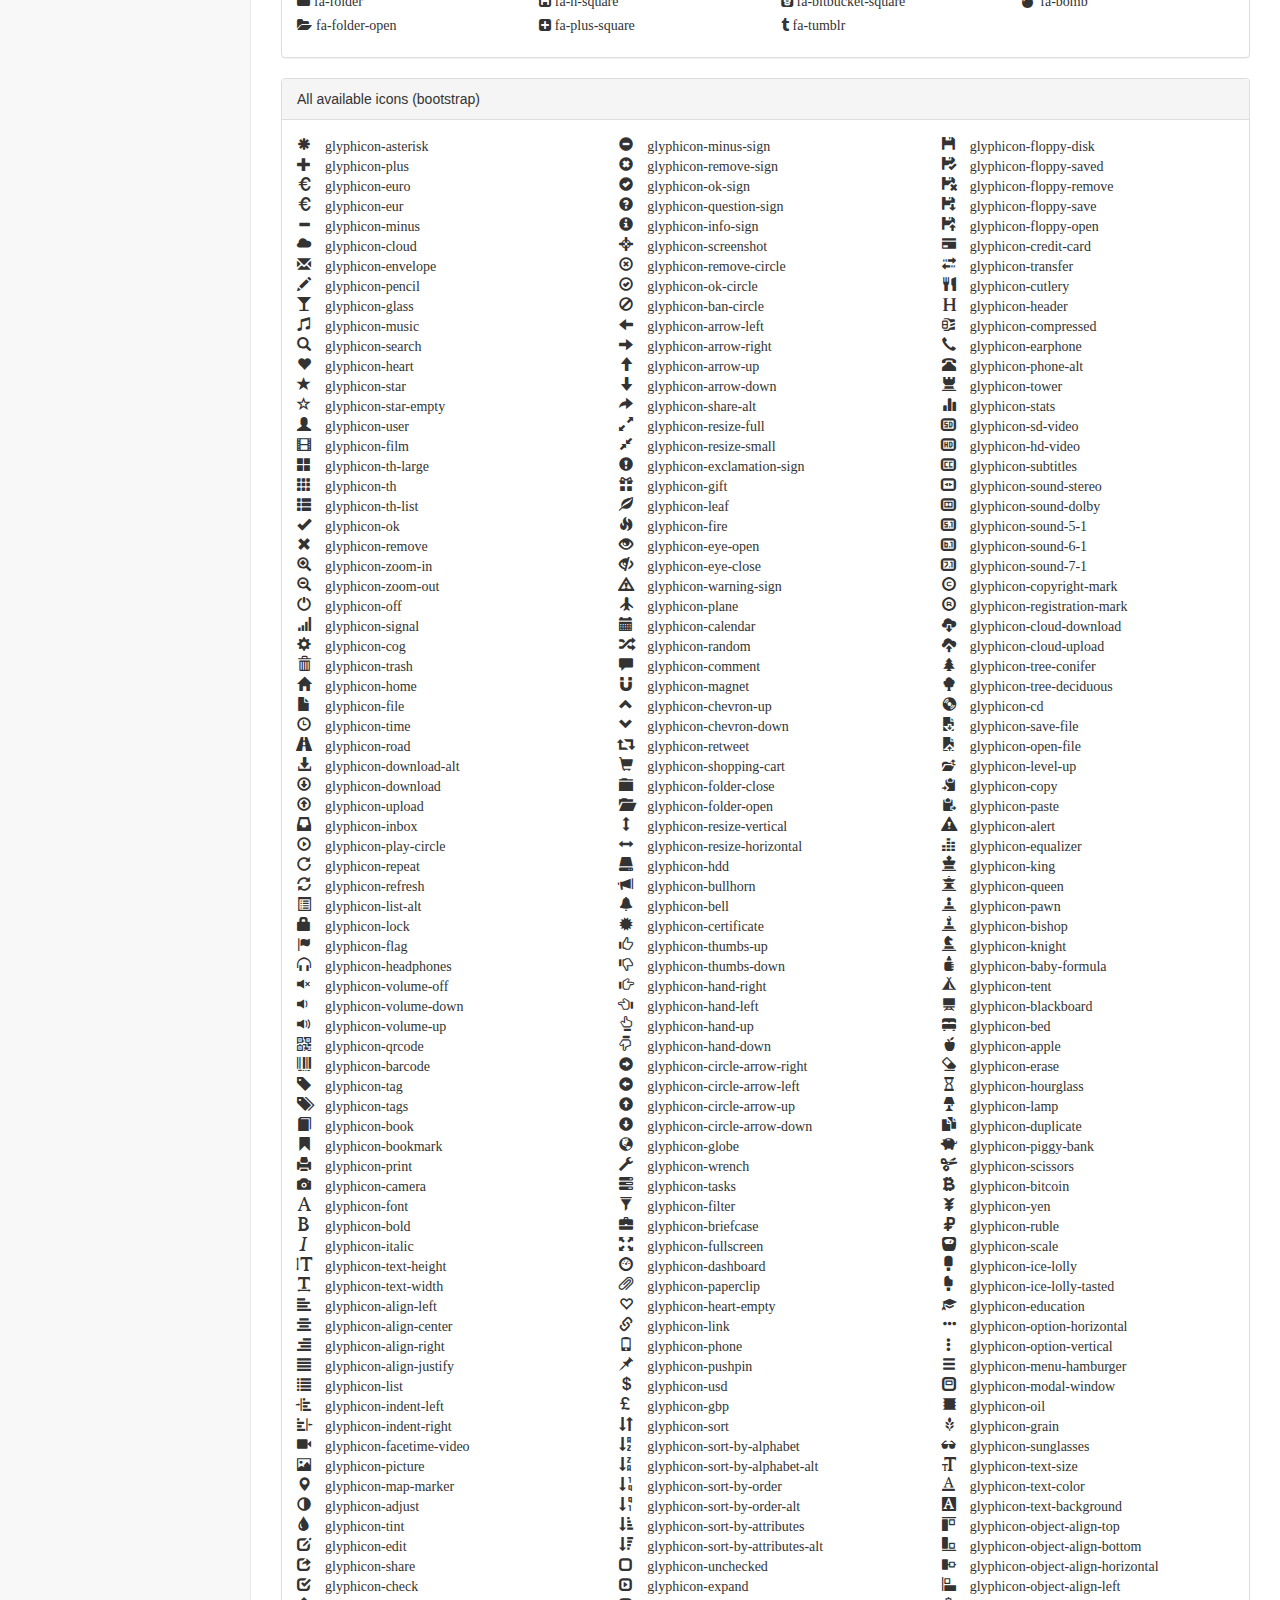
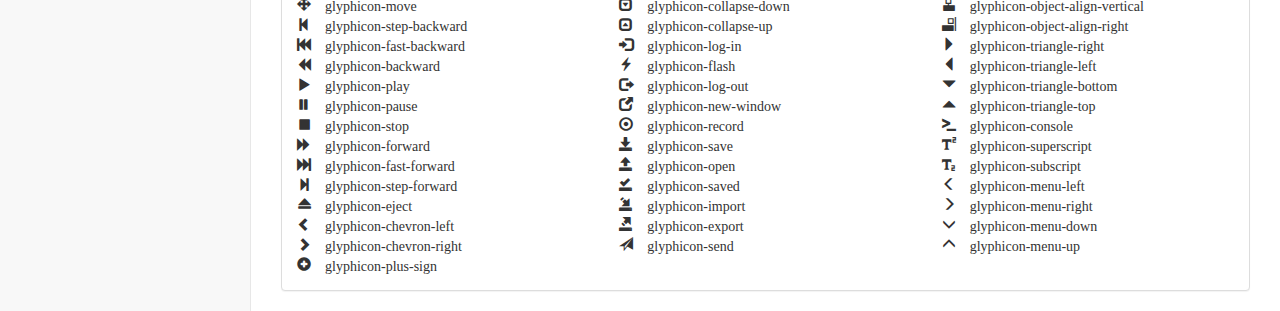
<file: target/controller-1.0.0-BUILD-SNAPSHOT/resources/pages/icons.html>
<!DOCTYPE html>
<html lang="en">

<head>

    <meta charset="utf-8">
    <meta http-equiv="X-UA-Compatible" content="IE=edge">
    <meta name="viewport" content="width=device-width, initial-scale=1">
    <meta name="description" content="">
    <meta name="author" content="">

    <title>SB Admin 2 - Bootstrap Admin Theme</title>

    <!-- Bootstrap Core CSS -->
    <link href="../vendor/bootstrap/css/bootstrap.min.css" rel="stylesheet">

    <!-- MetisMenu CSS -->
    <link href="../vendor/metisMenu/metisMenu.min.css" rel="stylesheet">

    <!-- Custom CSS -->
    <link href="../dist/css/sb-admin-2.css" rel="stylesheet">

    <!-- Custom Fonts -->
    <link href="../vendor/font-awesome/css/font-awesome.min.css" rel="stylesheet" type="text/css">

    <!-- HTML5 Shim and Respond.js IE8 support of HTML5 elements and media queries -->
    <!-- WARNING: Respond.js doesn't work if you view the page via file:// -->
    <!--[if lt IE 9]>
        <script src="https://oss.maxcdn.com/libs/html5shiv/3.7.0/html5shiv.js"></script>
        <script src="https://oss.maxcdn.com/libs/respond.js/1.4.2/respond.min.js"></script>
    <![endif]-->

</head>

<body>

    <div id="wrapper">

        <!-- Navigation -->
        <nav class="navbar navbar-default navbar-static-top" role="navigation" style="margin-bottom: 0">
            <div class="navbar-header">
                <button type="button" class="navbar-toggle" data-toggle="collapse" data-target=".navbar-collapse">
                    <span class="sr-only">Toggle navigation</span>
                    <span class="icon-bar"></span>
                    <span class="icon-bar"></span>
                    <span class="icon-bar"></span>
                </button>
                <a class="navbar-brand" href="index.html">SB Admin v2.0</a>
            </div>
            <!-- /.navbar-header -->

            <ul class="nav navbar-top-links navbar-right">
                <li class="dropdown">
                    <a class="dropdown-toggle" data-toggle="dropdown" href="#">
                        <i class="fa fa-envelope fa-fw"></i> <i class="fa fa-caret-down"></i>
                    </a>
                    <ul class="dropdown-menu dropdown-messages">
                        <li>
                            <a href="#">
                                <div>
                                    <strong>John Smith</strong>
                                    <span class="pull-right text-muted">
                                            <em>Yesterday</em>
                                        </span>
                                </div>
                                <div>Lorem ipsum dolor sit amet, consectetur adipiscing elit. Pellentesque eleifend...</div>
                            </a>
                        </li>
                        <li class="divider"></li>
                        <li>
                            <a href="#">
                                <div>
                                    <strong>John Smith</strong>
                                    <span class="pull-right text-muted">
                                            <em>Yesterday</em>
                                        </span>
                                </div>
                                <div>Lorem ipsum dolor sit amet, consectetur adipiscing elit. Pellentesque eleifend...</div>
                            </a>
                        </li>
                        <li class="divider"></li>
                        <li>
                            <a href="#">
                                <div>
                                    <strong>John Smith</strong>
                                    <span class="pull-right text-muted">
                                            <em>Yesterday</em>
                                        </span>
                                </div>
                                <div>Lorem ipsum dolor sit amet, consectetur adipiscing elit. Pellentesque eleifend...</div>
                            </a>
                        </li>
                        <li class="divider"></li>
                        <li>
                            <a class="text-center" href="#">
                                <strong>Read All Messages</strong>
                                <i class="fa fa-angle-right"></i>
                            </a>
                        </li>
                    </ul>
                    <!-- /.dropdown-messages -->
                </li>
                <!-- /.dropdown -->
                <li class="dropdown">
                    <a class="dropdown-toggle" data-toggle="dropdown" href="#">
                        <i class="fa fa-tasks fa-fw"></i> <i class="fa fa-caret-down"></i>
                    </a>
                    <ul class="dropdown-menu dropdown-tasks">
                        <li>
                            <a href="#">
                                <div>
                                    <p>
                                        <strong>Task 1</strong>
                                        <span class="pull-right text-muted">40% Complete</span>
                                    </p>
                                    <div class="progress progress-striped active">
                                        <div class="progress-bar progress-bar-success" role="progressbar" aria-valuenow="40" aria-valuemin="0" aria-valuemax="100" style="width: 40%">
                                            <span class="sr-only">40% Complete (success)</span>
                                        </div>
                                    </div>
                                </div>
                            </a>
                        </li>
                        <li class="divider"></li>
                        <li>
                            <a href="#">
                                <div>
                                    <p>
                                        <strong>Task 2</strong>
                                        <span class="pull-right text-muted">20% Complete</span>
                                    </p>
                                    <div class="progress progress-striped active">
                                        <div class="progress-bar progress-bar-info" role="progressbar" aria-valuenow="20" aria-valuemin="0" aria-valuemax="100" style="width: 20%">
                                            <span class="sr-only">20% Complete</span>
                                        </div>
                                    </div>
                                </div>
                            </a>
                        </li>
                        <li class="divider"></li>
                        <li>
                            <a href="#">
                                <div>
                                    <p>
                                        <strong>Task 3</strong>
                                        <span class="pull-right text-muted">60% Complete</span>
                                    </p>
                                    <div class="progress progress-striped active">
                                        <div class="progress-bar progress-bar-warning" role="progressbar" aria-valuenow="60" aria-valuemin="0" aria-valuemax="100" style="width: 60%">
                                            <span class="sr-only">60% Complete (warning)</span>
                                        </div>
                                    </div>
                                </div>
                            </a>
                        </li>
                        <li class="divider"></li>
                        <li>
                            <a href="#">
                                <div>
                                    <p>
                                        <strong>Task 4</strong>
                                        <span class="pull-right text-muted">80% Complete</span>
                                    </p>
                                    <div class="progress progress-striped active">
                                        <div class="progress-bar progress-bar-danger" role="progressbar" aria-valuenow="80" aria-valuemin="0" aria-valuemax="100" style="width: 80%">
                                            <span class="sr-only">80% Complete (danger)</span>
                                        </div>
                                    </div>
                                </div>
                            </a>
                        </li>
                        <li class="divider"></li>
                        <li>
                            <a class="text-center" href="#">
                                <strong>See All Tasks</strong>
                                <i class="fa fa-angle-right"></i>
                            </a>
                        </li>
                    </ul>
                    <!-- /.dropdown-tasks -->
                </li>
                <!-- /.dropdown -->
                <li class="dropdown">
                    <a class="dropdown-toggle" data-toggle="dropdown" href="#">
                        <i class="fa fa-bell fa-fw"></i> <i class="fa fa-caret-down"></i>
                    </a>
                    <ul class="dropdown-menu dropdown-alerts">
                        <li>
                            <a href="#">
                                <div>
                                    <i class="fa fa-comment fa-fw"></i> New Comment
                                    <span class="pull-right text-muted small">4 minutes ago</span>
                                </div>
                            </a>
                        </li>
                        <li class="divider"></li>
                        <li>
                            <a href="#">
                                <div>
                                    <i class="fa fa-twitter fa-fw"></i> 3 New Followers
                                    <span class="pull-right text-muted small">12 minutes ago</span>
                                </div>
                            </a>
                        </li>
                        <li class="divider"></li>
                        <li>
                            <a href="#">
                                <div>
                                    <i class="fa fa-envelope fa-fw"></i> Message Sent
                                    <span class="pull-right text-muted small">4 minutes ago</span>
                                </div>
                            </a>
                        </li>
                        <li class="divider"></li>
                        <li>
                            <a href="#">
                                <div>
                                    <i class="fa fa-tasks fa-fw"></i> New Task
                                    <span class="pull-right text-muted small">4 minutes ago</span>
                                </div>
                            </a>
                        </li>
                        <li class="divider"></li>
                        <li>
                            <a href="#">
                                <div>
                                    <i class="fa fa-upload fa-fw"></i> Server Rebooted
                                    <span class="pull-right text-muted small">4 minutes ago</span>
                                </div>
                            </a>
                        </li>
                        <li class="divider"></li>
                        <li>
                            <a class="text-center" href="#">
                                <strong>See All Alerts</strong>
                                <i class="fa fa-angle-right"></i>
                            </a>
                        </li>
                    </ul>
                    <!-- /.dropdown-alerts -->
                </li>
                <!-- /.dropdown -->
                <li class="dropdown">
                    <a class="dropdown-toggle" data-toggle="dropdown" href="#">
                        <i class="fa fa-user fa-fw"></i> <i class="fa fa-caret-down"></i>
                    </a>
                    <ul class="dropdown-menu dropdown-user">
                        <li><a href="#"><i class="fa fa-user fa-fw"></i> User Profile</a>
                        </li>
                        <li><a href="#"><i class="fa fa-gear fa-fw"></i> Settings</a>
                        </li>
                        <li class="divider"></li>
                        <li><a href="login.html"><i class="fa fa-sign-out fa-fw"></i> Logout</a>
                        </li>
                    </ul>
                    <!-- /.dropdown-user -->
                </li>
                <!-- /.dropdown -->
            </ul>
            <!-- /.navbar-top-links -->

            <div class="navbar-default sidebar" role="navigation">
                <div class="sidebar-nav navbar-collapse">
                    <ul class="nav" id="side-menu">
                        <li class="sidebar-search">
                            <div class="input-group custom-search-form">
                                <input type="text" class="form-control" placeholder="Search...">
                                <span class="input-group-btn">
                                    <button class="btn btn-default" type="button">
                                        <i class="fa fa-search"></i>
                                    </button>
                                </span>
                            </div>
                            <!-- /input-group -->
                        </li>
                        <li>
                            <a href="index.html"><i class="fa fa-dashboard fa-fw"></i> Dashboard</a>
                        </li>
                        <li>
                            <a href="#"><i class="fa fa-bar-chart-o fa-fw"></i> Charts<span class="fa arrow"></span></a>
                            <ul class="nav nav-second-level">
                                <li>
                                    <a href="flot.html">Flot Charts</a>
                                </li>
                                <li>
                                    <a href="morris.html">Morris.js Charts</a>
                                </li>
                            </ul>
                            <!-- /.nav-second-level -->
                        </li>
                        <li>
                            <a href="tables.html"><i class="fa fa-table fa-fw"></i> Tables</a>
                        </li>
                        <li>
                            <a href="forms.html"><i class="fa fa-edit fa-fw"></i> Forms</a>
                        </li>
                        <li>
                            <a href="#"><i class="fa fa-wrench fa-fw"></i> UI Elements<span class="fa arrow"></span></a>
                            <ul class="nav nav-second-level">
                                <li>
                                    <a href="panels-wells.html">Panels and Wells</a>
                                </li>
                                <li>
                                    <a href="buttons.html">Buttons</a>
                                </li>
                                <li>
                                    <a href="notifications.html">Notifications</a>
                                </li>
                                <li>
                                    <a href="typography.html">Typography</a>
                                </li>
                                <li>
                                    <a href="icons.html"> Icons</a>
                                </li>
                                <li>
                                    <a href="grid.html">Grid</a>
                                </li>
                            </ul>
                            <!-- /.nav-second-level -->
                        </li>
                        <li>
                            <a href="#"><i class="fa fa-sitemap fa-fw"></i> Multi-Level Dropdown<span class="fa arrow"></span></a>
                            <ul class="nav nav-second-level">
                                <li>
                                    <a href="#">Second Level Item</a>
                                </li>
                                <li>
                                    <a href="#">Second Level Item</a>
                                </li>
                                <li>
                                    <a href="#">Third Level <span class="fa arrow"></span></a>
                                    <ul class="nav nav-third-level">
                                        <li>
                                            <a href="#">Third Level Item</a>
                                        </li>
                                        <li>
                                            <a href="#">Third Level Item</a>
                                        </li>
                                        <li>
                                            <a href="#">Third Level Item</a>
                                        </li>
                                        <li>
                                            <a href="#">Third Level Item</a>
                                        </li>
                                    </ul>
                                    <!-- /.nav-third-level -->
                                </li>
                            </ul>
                            <!-- /.nav-second-level -->
                        </li>
                        <li>
                            <a href="#"><i class="fa fa-files-o fa-fw"></i> Sample Pages<span class="fa arrow"></span></a>
                            <ul class="nav nav-second-level">
                                <li>
                                    <a href="blank.html">Blank Page</a>
                                </li>
                                <li>
                                    <a href="login.html">Login Page</a>
                                </li>
                            </ul>
                            <!-- /.nav-second-level -->
                        </li>
                    </ul>
                </div>
                <!-- /.sidebar-collapse -->
            </div>
            <!-- /.navbar-static-side -->
        </nav>

        <div id="page-wrapper">
            <div class="row">
                <div class="col-lg-12">
                    <h1 class="page-header">Icons</h1>
                </div>
                <!-- /.col-lg-12 -->
            </div>
            <!-- /.row -->
            <div class="row">
                <div class="col-lg-12">
                    <div class="panel panel-default">
                        <div class="panel-heading">
                            All available icons (font-awesome)
                        </div>
                        <div class="panel-body">
                            <div class="row">
                                <div class="fa col-lg-3">
                                    <p class="fa fa-glass"> fa-glass </p>
                                    <br/>
                                    <p class="fa fa-music"> fa-music </p>
                                    <br/>
                                    <p class="fa fa-search"> fa-search </p>
                                    <br/>
                                    <p class="fa fa-envelope-o"> fa-envelope-o </p>
                                    <br/>
                                    <p class="fa fa-heart"> fa-heart </p>
                                    <br/>
                                    <p class="fa fa-star"> fa-star </p>
                                    <br/>
                                    <p class="fa fa-star-o"> fa-star-o </p>
                                    <br/>
                                    <p class="fa fa-user"> fa-user </p>
                                    <br/>
                                    <p class="fa fa-film"> fa-film </p>
                                    <br/>
                                    <p class="fa fa-th-large"> fa-th-large </p>
                                    <br/>
                                    <p class="fa fa-th"> fa-th </p>
                                    <br/>
                                    <p class="fa fa-th-list"> fa-th-list </p>
                                    <br/>
                                    <p class="fa fa-check"> fa-check </p>
                                    <br/>
                                    <p class="fa fa-times"> fa-times </p>
                                    <br/>
                                    <p class="fa fa-search-plus"> fa-search-plus </p>
                                    <br/>
                                    <p class="fa fa-search-minus"> fa-search-minus </p>
                                    <br/>
                                    <p class="fa fa-power-off"> fa-power-off </p>
                                    <br/>
                                    <p class="fa fa-signal"> fa-signal </p>
                                    <br/>
                                    <p class="fa fa-gear"> fa-gear </p>
                                    <br/>
                                    <p class="fa fa-cog"> fa-cog </p>
                                    <br/>
                                    <p class="fa fa-trash-o"> fa-trash-o </p>
                                    <br/>
                                    <p class="fa fa-home"> fa-home </p>
                                    <br/>
                                    <p class="fa fa-file-o"> fa-file-o </p>
                                    <br/>
                                    <p class="fa fa-clock-o"> fa-clock-o </p>
                                    <br/>
                                    <p class="fa fa-road"> fa-road </p>
                                    <br/>
                                    <p class="fa fa-download"> fa-download </p>
                                    <br/>
                                    <p class="fa fa-arrow-circle-o-down"> fa-arrow-circle-o-down </p>
                                    <br/>
                                    <p class="fa fa-arrow-circle-o-up"> fa-arrow-circle-o-up </p>
                                    <br/>
                                    <p class="fa fa-inbox"> fa-inbox </p>
                                    <br/>
                                    <p class="fa fa-play-circle-o"> fa-play-circle-o </p>
                                    <br/>
                                    <p class="fa fa-rotate-right"> fa-rotate-right </p>
                                    <br/>
                                    <p class="fa fa-repeat"> fa-repeat </p>
                                    <br/>
                                    <p class="fa fa-refresh"> fa-refresh </p>
                                    <br/>
                                    <p class="fa fa-list-alt"> fa-list-alt </p>
                                    <br/>
                                    <p class="fa fa-lock"> fa-lock </p>
                                    <br/>
                                    <p class="fa fa-flag"> fa-flag </p>
                                    <br/>
                                    <p class="fa fa-headphones"> fa-headphones </p>
                                    <br/>
                                    <p class="fa fa-volume-off"> fa-volume-off </p>
                                    <br/>
                                    <p class="fa fa-volume-down"> fa-volume-down </p>
                                    <br/>
                                    <p class="fa fa-volume-up"> fa-volume-up </p>
                                    <br/>
                                    <p class="fa fa-qrcode"> fa-qrcode </p>
                                    <br/>
                                    <p class="fa fa-barcode"> fa-barcode </p>
                                    <br/>
                                    <p class="fa fa-tag"> fa-tag </p>
                                    <br/>
                                    <p class="fa fa-tags"> fa-tags </p>
                                    <br/>
                                    <p class="fa fa-book"> fa-book </p>
                                    <br/>
                                    <p class="fa fa-bookmark"> fa-bookmark </p>
                                    <br/>
                                    <p class="fa fa-print"> fa-print </p>
                                    <br/>
                                    <p class="fa fa-camera"> fa-camera </p>
                                    <br/>
                                    <p class="fa fa-font"> fa-font </p>
                                    <br/>
                                    <p class="fa fa-bold"> fa-bold </p>
                                    <br/>
                                    <p class="fa fa-italic"> fa-italic </p>
                                    <br/>
                                    <p class="fa fa-text-height"> fa-text-height </p>
                                    <br/>
                                    <p class="fa fa-text-width"> fa-text-width </p>
                                    <br/>
                                    <p class="fa fa-align-left"> fa-align-left </p>
                                    <br/>
                                    <p class="fa fa-align-center"> fa-align-center </p>
                                    <br/>
                                    <p class="fa fa-align-right"> fa-align-right </p>
                                    <br/>
                                    <p class="fa fa-align-justify"> fa-align-justify </p>
                                    <br/>
                                    <p class="fa fa-list"> fa-list </p>
                                    <br/>
                                    <p class="fa fa-dedent"> fa-dedent </p>
                                    <br/>
                                    <p class="fa fa-outdent"> fa-outdent </p>
                                    <br/>
                                    <p class="fa fa-indent"> fa-indent </p>
                                    <br/>
                                    <p class="fa fa-video-camera"> fa-video-camera </p>
                                    <br/>
                                    <p class="fa fa-photo"> fa-photo </p>
                                    <br/>
                                    <p class="fa fa-image"> fa-image </p>
                                    <br/>
                                    <p class="fa fa-picture-o"> fa-picture-o </p>
                                    <br/>
                                    <p class="fa fa-pencil"> fa-pencil </p>
                                    <br/>
                                    <p class="fa fa-map-marker"> fa-map-marker </p>
                                    <br/>
                                    <p class="fa fa-adjust"> fa-adjust </p>
                                    <br/>
                                    <p class="fa fa-tint"> fa-tint </p>
                                    <br/>
                                    <p class="fa fa-edit"> fa-edit </p>
                                    <br/>
                                    <p class="fa fa-pencil-square-o"> fa-pencil-square-o </p>
                                    <br/>
                                    <p class="fa fa-share-square-o"> fa-share-square-o </p>
                                    <br/>
                                    <p class="fa fa-check-square-o"> fa-check-square-o </p>
                                    <br/>
                                    <p class="fa fa-arrows"> fa-arrows </p>
                                    <br/>
                                    <p class="fa fa-step-backward"> fa-step-backward </p>
                                    <br/>
                                    <p class="fa fa-fast-backward"> fa-fast-backward </p>
                                    <br/>
                                    <p class="fa fa-backward"> fa-backward </p>
                                    <br/>
                                    <p class="fa fa-play"> fa-play </p>
                                    <br/>
                                    <p class="fa fa-pause"> fa-pause </p>
                                    <br/>
                                    <p class="fa fa-stop"> fa-stop </p>
                                    <br/>
                                    <p class="fa fa-forward"> fa-forward </p>
                                    <br/>
                                    <p class="fa fa-fast-forward"> fa-fast-forward </p>
                                    <br/>
                                    <p class="fa fa-step-forward"> fa-step-forward </p>
                                    <br/>
                                    <p class="fa fa-eject"> fa-eject </p>
                                    <br/>
                                    <p class="fa fa-chevron-left"> fa-chevron-left </p>
                                    <br/>
                                    <p class="fa fa-chevron-right"> fa-chevron-right </p>
                                    <br/>
                                    <p class="fa fa-plus-circle"> fa-plus-circle </p>
                                    <br/>
                                    <p class="fa fa-minus-circle"> fa-minus-circle </p>
                                    <br/>
                                    <p class="fa fa-times-circle"> fa-times-circle </p>
                                    <br/>
                                    <p class="fa fa-check-circle"> fa-check-circle </p>
                                    <br/>
                                    <p class="fa fa-question-circle"> fa-question-circle </p>
                                    <br/>
                                    <p class="fa fa-info-circle"> fa-info-circle </p>
                                    <br/>
                                    <p class="fa fa-crosshairs"> fa-crosshairs </p>
                                    <br/>
                                    <p class="fa fa-times-circle-o"> fa-times-circle-o </p>
                                    <br/>
                                    <p class="fa fa-check-circle-o"> fa-check-circle-o </p>
                                    <br/>
                                    <p class="fa fa-ban"> fa-ban </p>
                                    <br/>
                                    <p class="fa fa-arrow-left"> fa-arrow-left </p>
                                    <br/>
                                    <p class="fa fa-arrow-right"> fa-arrow-right </p>
                                    <br/>
                                    <p class="fa fa-arrow-up"> fa-arrow-up </p>
                                    <br/>
                                    <p class="fa fa-arrow-down"> fa-arrow-down </p>
                                    <br/>
                                    <p class="fa fa-mail-forward"> fa-mail-forward </p>
                                    <br/>
                                    <p class="fa fa-share"> fa-share </p>
                                    <br/>
                                    <p class="fa fa-expand"> fa-expand </p>
                                    <br/>
                                    <p class="fa fa-compress"> fa-compress </p>
                                    <br/>
                                    <p class="fa fa-plus"> fa-plus </p>
                                    <br/>
                                    <p class="fa fa-minus"> fa-minus </p>
                                    <br/>
                                    <p class="fa fa-asterisk"> fa-asterisk </p>
                                    <br/>
                                    <p class="fa fa-exclamation-circle"> fa-exclamation-circle </p>
                                    <br/>
                                    <p class="fa fa-gift"> fa-gift </p>
                                    <br/>
                                    <p class="fa fa-leaf"> fa-leaf </p>
                                    <br/>
                                    <p class="fa fa-fire"> fa-fire </p>
                                    <br/>
                                    <p class="fa fa-eye"> fa-eye </p>
                                    <br/>
                                    <p class="fa fa-eye-slash"> fa-eye-slash </p>
                                    <br/>
                                    <p class="fa fa-warning"> fa-warning </p>
                                    <br/>
                                    <p class="fa fa-exclamation-triangle"> fa-exclamation-triangle </p>
                                    <br/>
                                    <p class="fa fa-plane"> fa-plane </p>
                                    <br/>
                                    <p class="fa fa-calendar"> fa-calendar </p>
                                    <br/>
                                    <p class="fa fa-random"> fa-random </p>
                                    <br/>
                                    <p class="fa fa-comment"> fa-comment </p>
                                    <br/>
                                    <p class="fa fa-magnet"> fa-magnet </p>
                                    <br/>
                                    <p class="fa fa-chevron-up"> fa-chevron-up </p>
                                    <br/>
                                    <p class="fa fa-chevron-down"> fa-chevron-down </p>
                                    <br/>
                                    <p class="fa fa-retweet"> fa-retweet </p>
                                    <br/>
                                    <p class="fa fa-shopping-cart"> fa-shopping-cart </p>
                                    <br/>
                                    <p class="fa fa-folder"> fa-folder </p>
                                    <br/>
                                    <p class="fa fa-folder-open"> fa-folder-open </p>
                                    <br/>
                                </div>
                                <!-- /.col-lg-6 (nested) -->
                                <div class="fa col-lg-3">
                                    <p class="fa fa-arrows-v"> fa-arrows-v </p>
                                    <br/>
                                    <p class="fa fa-arrows-h"> fa-arrows-h </p>
                                    <br/>
                                    <p class="fa fa-bar-chart-o"> fa-bar-chart-o </p>
                                    <br/>
                                    <p class="fa fa-twitter-square"> fa-twitter-square </p>
                                    <br/>
                                    <p class="fa fa-facebook-square"> fa-facebook-square </p>
                                    <br/>
                                    <p class="fa fa-camera-retro"> fa-camera-retro </p>
                                    <br/>
                                    <p class="fa fa-key"> fa-key </p>
                                    <br/>
                                    <p class="fa fa-gears"> fa-gears </p>
                                    <br/>
                                    <p class="fa fa-cogs"> fa-cogs </p>
                                    <br/>
                                    <p class="fa fa-comments"> fa-comments </p>
                                    <br/>
                                    <p class="fa fa-thumbs-o-up"> fa-thumbs-o-up </p>
                                    <br/>
                                    <p class="fa fa-thumbs-o-down"> fa-thumbs-o-down </p>
                                    <br/>
                                    <p class="fa fa-star-half"> fa-star-half </p>
                                    <br/>
                                    <p class="fa fa-heart-o"> fa-heart-o </p>
                                    <br/>
                                    <p class="fa fa-sign-out"> fa-sign-out </p>
                                    <br/>
                                    <p class="fa fa-linkedin-square"> fa-linkedin-square </p>
                                    <br/>
                                    <p class="fa fa-thumb-tack"> fa-thumb-tack </p>
                                    <br/>
                                    <p class="fa fa-external-link"> fa-external-link </p>
                                    <br/>
                                    <p class="fa fa-sign-in"> fa-sign-in </p>
                                    <br/>
                                    <p class="fa fa-trophy"> fa-trophy </p>
                                    <br/>
                                    <p class="fa fa-github-square"> fa-github-square </p>
                                    <br/>
                                    <p class="fa fa-upload"> fa-upload </p>
                                    <br/>
                                    <p class="fa fa-lemon-o"> fa-lemon-o </p>
                                    <br/>
                                    <p class="fa fa-phone"> fa-phone </p>
                                    <br/>
                                    <p class="fa fa-square-o"> fa-square-o </p>
                                    <br/>
                                    <p class="fa fa-bookmark-o"> fa-bookmark-o </p>
                                    <br/>
                                    <p class="fa fa-phone-square"> fa-phone-square </p>
                                    <br/>
                                    <p class="fa fa-twitter"> fa-twitter </p>
                                    <br/>
                                    <p class="fa fa-facebook"> fa-facebook </p>
                                    <br/>
                                    <p class="fa fa-github"> fa-github </p>
                                    <br/>
                                    <p class="fa fa-unlock"> fa-unlock </p>
                                    <br/>
                                    <p class="fa fa-credit-card"> fa-credit-card </p>
                                    <br/>
                                    <p class="fa fa-rss"> fa-rss </p>
                                    <br/>
                                    <p class="fa fa-hdd-o"> fa-hdd-o </p>
                                    <br/>
                                    <p class="fa fa-bullhorn"> fa-bullhorn </p>
                                    <br/>
                                    <p class="fa fa-bell"> fa-bell </p>
                                    <br/>
                                    <p class="fa fa-certificate"> fa-certificate </p>
                                    <br/>
                                    <p class="fa fa-hand-o-right"> fa-hand-o-right </p>
                                    <br/>
                                    <p class="fa fa-hand-o-left"> fa-hand-o-left </p>
                                    <br/>
                                    <p class="fa fa-hand-o-up"> fa-hand-o-up </p>
                                    <br/>
                                    <p class="fa fa-hand-o-down"> fa-hand-o-down </p>
                                    <br/>
                                    <p class="fa fa-arrow-circle-left"> fa-arrow-circle-left </p>
                                    <br/>
                                    <p class="fa fa-arrow-circle-right"> fa-arrow-circle-right </p>
                                    <br/>
                                    <p class="fa fa-arrow-circle-up"> fa-arrow-circle-up </p>
                                    <br/>
                                    <p class="fa fa-arrow-circle-down"> fa-arrow-circle-down </p>
                                    <br/>
                                    <p class="fa fa-globe"> fa-globe </p>
                                    <br/>
                                    <p class="fa fa-wrench"> fa-wrench </p>
                                    <br/>
                                    <p class="fa fa-tasks"> fa-tasks </p>
                                    <br/>
                                    <p class="fa fa-filter"> fa-filter </p>
                                    <br/>
                                    <p class="fa fa-briefcase"> fa-briefcase </p>
                                    <br/>
                                    <p class="fa fa-arrows-alt"> fa-arrows-alt </p>
                                    <br/>
                                    <p class="fa fa-group"> fa-group </p>
                                    <br/>
                                    <p class="fa fa-users"> fa-users </p>
                                    <br/>
                                    <p class="fa fa-chain"> fa-chain </p>
                                    <br/>
                                    <p class="fa fa-link"> fa-link </p>
                                    <br/>
                                    <p class="fa fa-cloud"> fa-cloud </p>
                                    <br/>
                                    <p class="fa fa-flask"> fa-flask </p>
                                    <br/>
                                    <p class="fa fa-cut"> fa-cut </p>
                                    <br/>
                                    <p class="fa fa-scissors"> fa-scissors </p>
                                    <br/>
                                    <p class="fa fa-copy"> fa-copy </p>
                                    <br/>
                                    <p class="fa fa-files-o"> fa-files-o </p>
                                    <br/>
                                    <p class="fa fa-paperclip"> fa-paperclip </p>
                                    <br/>
                                    <p class="fa fa-save"> fa-save </p>
                                    <br/>
                                    <p class="fa fa-floppy-o"> fa-floppy-o </p>
                                    <br/>
                                    <p class="fa fa-square"> fa-square </p>
                                    <br/>
                                    <p class="fa fa-navicon"> fa-navicon </p>
                                    <br/>
                                    <p class="fa fa-reorder"> fa-reorder </p>
                                    <br/>
                                    <p class="fa fa-bars"> fa-bars </p>
                                    <br/>
                                    <p class="fa fa-list-ul"> fa-list-ul </p>
                                    <br/>
                                    <p class="fa fa-list-ol"> fa-list-ol </p>
                                    <br/>
                                    <p class="fa fa-strikethrough"> fa-strikethrough </p>
                                    <br/>
                                    <p class="fa fa-underline"> fa-underline </p>
                                    <br/>
                                    <p class="fa fa-table"> fa-table </p>
                                    <br/>
                                    <p class="fa fa-magic"> fa-magic </p>
                                    <br/>
                                    <p class="fa fa-truck"> fa-truck </p>
                                    <br/>
                                    <p class="fa fa-pinterest"> fa-pinterest </p>
                                    <br/>
                                    <p class="fa fa-pinterest-square"> fa-pinterest-square </p>
                                    <br/>
                                    <p class="fa fa-google-plus-square"> fa-google-plus-square </p>
                                    <br/>
                                    <p class="fa fa-google-plus"> fa-google-plus </p>
                                    <br/>
                                    <p class="fa fa-money"> fa-money </p>
                                    <br/>
                                    <p class="fa fa-caret-down"> fa-caret-down </p>
                                    <br/>
                                    <p class="fa fa-caret-up"> fa-caret-up </p>
                                    <br/>
                                    <p class="fa fa-caret-left"> fa-caret-left </p>
                                    <br/>
                                    <p class="fa fa-caret-right"> fa-caret-right </p>
                                    <br/>
                                    <p class="fa fa-columns"> fa-columns </p>
                                    <br/>
                                    <p class="fa fa-unsorted"> fa-unsorted </p>
                                    <br/>
                                    <p class="fa fa-sort"> fa-sort </p>
                                    <br/>
                                    <p class="fa fa-sort-down"> fa-sort-down </p>
                                    <br/>
                                    <p class="fa fa-sort-desc"> fa-sort-desc </p>
                                    <br/>
                                    <p class="fa fa-sort-up"> fa-sort-up </p>
                                    <br/>
                                    <p class="fa fa-sort-asc"> fa-sort-asc </p>
                                    <br/>
                                    <p class="fa fa-envelope"> fa-envelope </p>
                                    <br/>
                                    <p class="fa fa-linkedin"> fa-linkedin </p>
                                    <br/>
                                    <p class="fa fa-rotate-left"> fa-rotate-left </p>
                                    <br/>
                                    <p class="fa fa-undo"> fa-undo </p>
                                    <br/>
                                    <p class="fa fa-legal"> fa-legal </p>
                                    <br/>
                                    <p class="fa fa-gavel"> fa-gavel </p>
                                    <br/>
                                    <p class="fa fa-dashboard"> fa-dashboard </p>
                                    <br/>
                                    <p class="fa fa-tachometer"> fa-tachometer </p>
                                    <br/>
                                    <p class="fa fa-comment-o"> fa-comment-o </p>
                                    <br/>
                                    <p class="fa fa-comments-o"> fa-comments-o </p>
                                    <br/>
                                    <p class="fa fa-flash"> fa-flash </p>
                                    <br/>
                                    <p class="fa fa-bolt"> fa-bolt </p>
                                    <br/>
                                    <p class="fa fa-sitemap"> fa-sitemap </p>
                                    <br/>
                                    <p class="fa fa-umbrella"> fa-umbrella </p>
                                    <br/>
                                    <p class="fa fa-paste"> fa-paste </p>
                                    <br/>
                                    <p class="fa fa-clipboard"> fa-clipboard </p>
                                    <br/>
                                    <p class="fa fa-lightbulb-o"> fa-lightbulb-o </p>
                                    <br/>
                                    <p class="fa fa-exchange"> fa-exchange </p>
                                    <br/>
                                    <p class="fa fa-cloud-download"> fa-cloud-download </p>
                                    <br/>
                                    <p class="fa fa-cloud-upload"> fa-cloud-upload </p>
                                    <br/>
                                    <p class="fa fa-user-md"> fa-user-md </p>
                                    <br/>
                                    <p class="fa fa-stethoscope"> fa-stethoscope </p>
                                    <br/>
                                    <p class="fa fa-suitcase"> fa-suitcase </p>
                                    <br/>
                                    <p class="fa fa-bell-o"> fa-bell-o </p>
                                    <br/>
                                    <p class="fa fa-coffee"> fa-coffee </p>
                                    <br/>
                                    <p class="fa fa-cutlery"> fa-cutlery </p>
                                    <br/>
                                    <p class="fa fa-file-text-o"> fa-file-text-o </p>
                                    <br/>
                                    <p class="fa fa-building-o"> fa-building-o </p>
                                    <br/>
                                    <p class="fa fa-hospital-o"> fa-hospital-o </p>
                                    <br/>
                                    <p class="fa fa-ambulance"> fa-ambulance </p>
                                    <br/>
                                    <p class="fa fa-medkit"> fa-medkit </p>
                                    <br/>
                                    <p class="fa fa-fighter-jet"> fa-fighter-jet </p>
                                    <br/>
                                    <p class="fa fa-beer"> fa-beer </p>
                                    <br/>
                                    <p class="fa fa-h-square"> fa-h-square </p>
                                    <br/>
                                    <p class="fa fa-plus-square"> fa-plus-square </p>
                                    <br/>
                                </div>
                                <div class="fa col-lg-3">
                                    <p class="fa fa-angle-double-left"> fa-angle-double-left </p>
                                    <br/>
                                    <p class="fa fa-angle-double-right"> fa-angle-double-right </p>
                                    <br/>
                                    <p class="fa fa-angle-double-up"> fa-angle-double-up </p>
                                    <br/>
                                    <p class="fa fa-angle-double-down"> fa-angle-double-down </p>
                                    <br/>
                                    <p class="fa fa-angle-left"> fa-angle-left </p>
                                    <br/>
                                    <p class="fa fa-angle-right"> fa-angle-right </p>
                                    <br/>
                                    <p class="fa fa-angle-up"> fa-angle-up </p>
                                    <br/>
                                    <p class="fa fa-angle-down"> fa-angle-down </p>
                                    <br/>
                                    <p class="fa fa-desktop"> fa-desktop </p>
                                    <br/>
                                    <p class="fa fa-laptop"> fa-laptop </p>
                                    <br/>
                                    <p class="fa fa-tablet"> fa-tablet </p>
                                    <br/>
                                    <p class="fa fa-mobile-phone"> fa-mobile-phone </p>
                                    <br/>
                                    <p class="fa fa-mobile"> fa-mobile </p>
                                    <br/>
                                    <p class="fa fa-circle-o"> fa-circle-o </p>
                                    <br/>
                                    <p class="fa fa-quote-left"> fa-quote-left </p>
                                    <br/>
                                    <p class="fa fa-quote-right"> fa-quote-right </p>
                                    <br/>
                                    <p class="fa fa-spinner"> fa-spinner </p>
                                    <br/>
                                    <p class="fa fa-circle"> fa-circle </p>
                                    <br/>
                                    <p class="fa fa-mail-reply"> fa-mail-reply </p>
                                    <br/>
                                    <p class="fa fa-reply"> fa-reply </p>
                                    <br/>
                                    <p class="fa fa-github-alt"> fa-github-alt </p>
                                    <br/>
                                    <p class="fa fa-folder-o"> fa-folder-o </p>
                                    <br/>
                                    <p class="fa fa-folder-open-o"> fa-folder-open-o </p>
                                    <br/>
                                    <p class="fa fa-smile-o"> fa-smile-o </p>
                                    <br/>
                                    <p class="fa fa-frown-o"> fa-frown-o </p>
                                    <br/>
                                    <p class="fa fa-meh-o"> fa-meh-o </p>
                                    <br/>
                                    <p class="fa fa-gamepad"> fa-gamepad </p>
                                    <br/>
                                    <p class="fa fa-keyboard-o"> fa-keyboard-o </p>
                                    <br/>
                                    <p class="fa fa-flag-o"> fa-flag-o </p>
                                    <br/>
                                    <p class="fa fa-flag-checkered"> fa-flag-checkered </p>
                                    <br/>
                                    <p class="fa fa-terminal"> fa-terminal </p>
                                    <br/>
                                    <p class="fa fa-code"> fa-code </p>
                                    <br/>
                                    <p class="fa fa-mail-reply-all"> fa-mail-reply-all </p>
                                    <br/>
                                    <p class="fa fa-reply-all"> fa-reply-all </p>
                                    <br/>
                                    <p class="fa fa-star-half-empty"> fa-star-half-empty </p>
                                    <br/>
                                    <p class="fa fa-star-half-full"> fa-star-half-full </p>
                                    <br/>
                                    <p class="fa fa-star-half-o"> fa-star-half-o </p>
                                    <br/>
                                    <p class="fa fa-location-arrow"> fa-location-arrow </p>
                                    <br/>
                                    <p class="fa fa-crop"> fa-crop </p>
                                    <br/>
                                    <p class="fa fa-code-fork"> fa-code-fork </p>
                                    <br/>
                                    <p class="fa fa-unlink"> fa-unlink </p>
                                    <br/>
                                    <p class="fa fa-chain-broken"> fa-chain-broken </p>
                                    <br/>
                                    <p class="fa fa-question"> fa-question </p>
                                    <br/>
                                    <p class="fa fa-info"> fa-info </p>
                                    <br/>
                                    <p class="fa fa-exclamation"> fa-exclamation </p>
                                    <br/>
                                    <p class="fa fa-superscript"> fa-superscript </p>
                                    <br/>
                                    <p class="fa fa-subscript"> fa-subscript </p>
                                    <br/>
                                    <p class="fa fa-eraser"> fa-eraser </p>
                                    <br/>
                                    <p class="fa fa-puzzle-piece"> fa-puzzle-piece </p>
                                    <br/>
                                    <p class="fa fa-microphone"> fa-microphone </p>
                                    <br/>
                                    <p class="fa fa-microphone-slash"> fa-microphone-slash </p>
                                    <br/>
                                    <p class="fa fa-shield"> fa-shield </p>
                                    <br/>
                                    <p class="fa fa-calendar-o"> fa-calendar-o </p>
                                    <br/>
                                    <p class="fa fa-fire-extinguisher"> fa-fire-extinguisher </p>
                                    <br/>
                                    <p class="fa fa-rocket"> fa-rocket </p>
                                    <br/>
                                    <p class="fa fa-maxcdn"> fa-maxcdn </p>
                                    <br/>
                                    <p class="fa fa-chevron-circle-left"> fa-chevron-circle-left </p>
                                    <br/>
                                    <p class="fa fa-chevron-circle-right"> fa-chevron-circle-right </p>
                                    <br/>
                                    <p class="fa fa-chevron-circle-up"> fa-chevron-circle-up </p>
                                    <br/>
                                    <p class="fa fa-chevron-circle-down"> fa-chevron-circle-down </p>
                                    <br/>
                                    <p class="fa fa-html5"> fa-html5 </p>
                                    <br/>
                                    <p class="fa fa-css3"> fa-css3 </p>
                                    <br/>
                                    <p class="fa fa-anchor"> fa-anchor </p>
                                    <br/>
                                    <p class="fa fa-unlock-alt"> fa-unlock-alt </p>
                                    <br/>
                                    <p class="fa fa-bullseye"> fa-bullseye </p>
                                    <br/>
                                    <p class="fa fa-ellipsis-h"> fa-ellipsis-h </p>
                                    <br/>
                                    <p class="fa fa-ellipsis-v"> fa-ellipsis-v </p>
                                    <br/>
                                    <p class="fa fa-rss-square"> fa-rss-square </p>
                                    <br/>
                                    <p class="fa fa-play-circle"> fa-play-circle </p>
                                    <br/>
                                    <p class="fa fa-ticket"> fa-ticket </p>
                                    <br/>
                                    <p class="fa fa-minus-square"> fa-minus-square </p>
                                    <br/>
                                    <p class="fa fa-minus-square-o"> fa-minus-square-o </p>
                                    <br/>
                                    <p class="fa fa-level-up"> fa-level-up </p>
                                    <br/>
                                    <p class="fa fa-level-down"> fa-level-down </p>
                                    <br/>
                                    <p class="fa fa-check-square"> fa-check-square </p>
                                    <br/>
                                    <p class="fa fa-pencil-square"> fa-pencil-square </p>
                                    <br/>
                                    <p class="fa fa-external-link-square"> fa-external-link-square </p>
                                    <br/>
                                    <p class="fa fa-share-square"> fa-share-square </p>
                                    <br/>
                                    <p class="fa fa-compass"> fa-compass </p>
                                    <br/>
                                    <p class="fa fa-toggle-down"> fa-toggle-down </p>
                                    <br/>
                                    <p class="fa fa-caret-square-o-down"> fa-caret-square-o-down </p>
                                    <br/>
                                    <p class="fa fa-toggle-up"> fa-toggle-up </p>
                                    <br/>
                                    <p class="fa fa-caret-square-o-up"> fa-caret-square-o-up </p>
                                    <br/>
                                    <p class="fa fa-toggle-right"> fa-toggle-right </p>
                                    <br/>
                                    <p class="fa fa-caret-square-o-right"> fa-caret-square-o-right </p>
                                    <br/>
                                    <p class="fa fa-euro"> fa-euro </p>
                                    <br/>
                                    <p class="fa fa-eur"> fa-eur </p>
                                    <br/>
                                    <p class="fa fa-gbp"> fa-gbp </p>
                                    <br/>
                                    <p class="fa fa-dollar"> fa-dollar </p>
                                    <br/>
                                    <p class="fa fa-usd"> fa-usd </p>
                                    <br/>
                                    <p class="fa fa-rupee"> fa-rupee </p>
                                    <br/>
                                    <p class="fa fa-inr"> fa-inr </p>
                                    <br/>
                                    <p class="fa fa-cny"> fa-cny </p>
                                    <br/>
                                    <p class="fa fa-rmb"> fa-rmb </p>
                                    <br/>
                                    <p class="fa fa-yen"> fa-yen </p>
                                    <br/>
                                    <p class="fa fa-jpy"> fa-jpy </p>
                                    <br/>
                                    <p class="fa fa-ruble"> fa-ruble </p>
                                    <br/>
                                    <p class="fa fa-rouble"> fa-rouble </p>
                                    <br/>
                                    <p class="fa fa-rub"> fa-rub </p>
                                    <br/>
                                    <p class="fa fa-won"> fa-won </p>
                                    <br/>
                                    <p class="fa fa-krw"> fa-krw </p>
                                    <br/>
                                    <p class="fa fa-bitcoin"> fa-bitcoin </p>
                                    <br/>
                                    <p class="fa fa-btc"> fa-btc </p>
                                    <br/>
                                    <p class="fa fa-file"> fa-file </p>
                                    <br/>
                                    <p class="fa fa-file-text"> fa-file-text </p>
                                    <br/>
                                    <p class="fa fa-sort-alpha-asc"> fa-sort-alpha-asc </p>
                                    <br/>
                                    <p class="fa fa-sort-alpha-desc"> fa-sort-alpha-desc </p>
                                    <br/>
                                    <p class="fa fa-sort-amount-asc"> fa-sort-amount-asc </p>
                                    <br/>
                                    <p class="fa fa-sort-amount-desc"> fa-sort-amount-desc </p>
                                    <br/>
                                    <p class="fa fa-sort-numeric-asc"> fa-sort-numeric-asc </p>
                                    <br/>
                                    <p class="fa fa-sort-numeric-desc"> fa-sort-numeric-desc </p>
                                    <br/>
                                    <p class="fa fa-thumbs-up"> fa-thumbs-up </p>
                                    <br/>
                                    <p class="fa fa-thumbs-down"> fa-thumbs-down </p>
                                    <br/>
                                    <p class="fa fa-youtube-square"> fa-youtube-square </p>
                                    <br/>
                                    <p class="fa fa-youtube"> fa-youtube </p>
                                    <br/>
                                    <p class="fa fa-xing"> fa-xing </p>
                                    <br/>
                                    <p class="fa fa-xing-square"> fa-xing-square </p>
                                    <br/>
                                    <p class="fa fa-youtube-play"> fa-youtube-play </p>
                                    <br/>
                                    <p class="fa fa-dropbox"> fa-dropbox </p>
                                    <br/>
                                    <p class="fa fa-stack-overflow"> fa-stack-overflow </p>
                                    <br/>
                                    <p class="fa fa-instagram"> fa-instagram </p>
                                    <br/>
                                    <p class="fa fa-flickr"> fa-flickr </p>
                                    <br/>
                                    <p class="fa fa-adn"> fa-adn </p>
                                    <br/>
                                    <p class="fa fa-bitbucket"> fa-bitbucket </p>
                                    <br/>
                                    <p class="fa fa-bitbucket-square"> fa-bitbucket-square </p>
                                    <br/>
                                    <p class="fa fa-tumblr"> fa-tumblr </p>
                                    <br/>
                                </div>
                                <div class="fa col-lg-3">
                                    <p class="fa fa-tumblr-square"> fa-tumblr-square </p>
                                    <br/>
                                    <p class="fa fa-long-arrow-down"> fa-long-arrow-down </p>
                                    <br/>
                                    <p class="fa fa-long-arrow-up"> fa-long-arrow-up </p>
                                    <br/>
                                    <p class="fa fa-long-arrow-left"> fa-long-arrow-left </p>
                                    <br/>
                                    <p class="fa fa-long-arrow-right"> fa-long-arrow-right </p>
                                    <br/>
                                    <p class="fa fa-apple"> fa-apple </p>
                                    <br/>
                                    <p class="fa fa-windows"> fa-windows </p>
                                    <br/>
                                    <p class="fa fa-android"> fa-android </p>
                                    <br/>
                                    <p class="fa fa-linux"> fa-linux </p>
                                    <br/>
                                    <p class="fa fa-dribbble"> fa-dribbble </p>
                                    <br/>
                                    <p class="fa fa-skype"> fa-skype </p>
                                    <br/>
                                    <p class="fa fa-foursquare"> fa-foursquare </p>
                                    <br/>
                                    <p class="fa fa-trello"> fa-trello </p>
                                    <br/>
                                    <p class="fa fa-female"> fa-female </p>
                                    <br/>
                                    <p class="fa fa-male"> fa-male </p>
                                    <br/>
                                    <p class="fa fa-gittip"> fa-gittip </p>
                                    <br/>
                                    <p class="fa fa-sun-o"> fa-sun-o </p>
                                    <br/>
                                    <p class="fa fa-moon-o"> fa-moon-o </p>
                                    <br/>
                                    <p class="fa fa-archive"> fa-archive </p>
                                    <br/>
                                    <p class="fa fa-bug"> fa-bug </p>
                                    <br/>
                                    <p class="fa fa-vk"> fa-vk </p>
                                    <br/>
                                    <p class="fa fa-weibo"> fa-weibo </p>
                                    <br/>
                                    <p class="fa fa-renren"> fa-renren </p>
                                    <br/>
                                    <p class="fa fa-pagelines"> fa-pagelines </p>
                                    <br/>
                                    <p class="fa fa-stack-exchange"> fa-stack-exchange </p>
                                    <br/>
                                    <p class="fa fa-arrow-circle-o-right"> fa-arrow-circle-o-right </p>
                                    <br/>
                                    <p class="fa fa-arrow-circle-o-left"> fa-arrow-circle-o-left </p>
                                    <br/>
                                    <p class="fa fa-toggle-left"> fa-toggle-left </p>
                                    <br/>
                                    <p class="fa fa-caret-square-o-left"> fa-caret-square-o-left </p>
                                    <br/>
                                    <p class="fa fa-dot-circle-o"> fa-dot-circle-o </p>
                                    <br/>
                                    <p class="fa fa-wheelchair"> fa-wheelchair </p>
                                    <br/>
                                    <p class="fa fa-vimeo-square"> fa-vimeo-square </p>
                                    <br/>
                                    <p class="fa fa-turkish-lira"> fa-turkish-lira </p>
                                    <br/>
                                    <p class="fa fa-try"> fa-try </p>
                                    <br/>
                                    <p class="fa fa-plus-square-o"> fa-plus-square-o </p>
                                    <br/>
                                    <p class="fa fa-space-shuttle"> fa-space-shuttle </p>
                                    <br/>
                                    <p class="fa fa-slack"> fa-slack </p>
                                    <br/>
                                    <p class="fa fa-envelope-square"> fa-envelope-square </p>
                                    <br/>
                                    <p class="fa fa-wordpress"> fa-wordpress </p>
                                    <br/>
                                    <p class="fa fa-openid"> fa-openid </p>
                                    <br/>
                                    <p class="fa fa-institution"> fa-institution </p>
                                    <br/>
                                    <p class="fa fa-bank"> fa-bank </p>
                                    <br/>
                                    <p class="fa fa-university"> fa-university </p>
                                    <br/>
                                    <p class="fa fa-mortar-board"> fa-mortar-board </p>
                                    <br/>
                                    <p class="fa fa-graduation-cap"> fa-graduation-cap </p>
                                    <br/>
                                    <p class="fa fa-yahoo"> fa-yahoo </p>
                                    <br/>
                                    <p class="fa fa-google"> fa-google </p>
                                    <br/>
                                    <p class="fa fa-reddit"> fa-reddit </p>
                                    <br/>
                                    <p class="fa fa-reddit-square"> fa-reddit-square </p>
                                    <br/>
                                    <p class="fa fa-stumbleupon-circle"> fa-stumbleupon-circle </p>
                                    <br/>
                                    <p class="fa fa-stumbleupon"> fa-stumbleupon </p>
                                    <br/>
                                    <p class="fa fa-delicious"> fa-delicious </p>
                                    <br/>
                                    <p class="fa fa-digg"> fa-digg </p>
                                    <br/>
                                    <p class="fa fa-pied-piper-square"> fa-pied-piper-square </p>
                                    <br/>
                                    <p class="fa fa-pied-piper"> fa-pied-piper </p>
                                    <br/>
                                    <p class="fa fa-pied-piper-alt"> fa-pied-piper-alt </p>
                                    <br/>
                                    <p class="fa fa-drupal"> fa-drupal </p>
                                    <br/>
                                    <p class="fa fa-joomla"> fa-joomla </p>
                                    <br/>
                                    <p class="fa fa-language"> fa-language </p>
                                    <br/>
                                    <p class="fa fa-fax"> fa-fax </p>
                                    <br/>
                                    <p class="fa fa-building"> fa-building </p>
                                    <br/>
                                    <p class="fa fa-child"> fa-child </p>
                                    <br/>
                                    <p class="fa fa-paw"> fa-paw </p>
                                    <br/>
                                    <p class="fa fa-spoon"> fa-spoon </p>
                                    <br/>
                                    <p class="fa fa-cube"> fa-cube </p>
                                    <br/>
                                    <p class="fa fa-cubes"> fa-cubes </p>
                                    <br/>
                                    <p class="fa fa-behance"> fa-behance </p>
                                    <br/>
                                    <p class="fa fa-behance-square"> fa-behance-square </p>
                                    <br/>
                                    <p class="fa fa-steam"> fa-steam </p>
                                    <br/>
                                    <p class="fa fa-steam-square"> fa-steam-square </p>
                                    <br/>
                                    <p class="fa fa-recycle"> fa-recycle </p>
                                    <br/>
                                    <p class="fa fa-automobile"> fa-automobile </p>
                                    <br/>
                                    <p class="fa fa-car"> fa-car </p>
                                    <br/>
                                    <p class="fa fa-cab"> fa-cab </p>
                                    <br/>
                                    <p class="fa fa-taxi"> fa-taxi </p>
                                    <br/>
                                    <p class="fa fa-tree"> fa-tree </p>
                                    <br/>
                                    <p class="fa fa-spotify"> fa-spotify </p>
                                    <br/>
                                    <p class="fa fa-deviantart"> fa-deviantart </p>
                                    <br/>
                                    <p class="fa fa-soundcloud"> fa-soundcloud </p>
                                    <br/>
                                    <p class="fa fa-database"> fa-database </p>
                                    <br/>
                                    <p class="fa fa-file-pdf-o"> fa-file-pdf-o </p>
                                    <br/>
                                    <p class="fa fa-file-word-o"> fa-file-word-o </p>
                                    <br/>
                                    <p class="fa fa-file-excel-o"> fa-file-excel-o </p>
                                    <br/>
                                    <p class="fa fa-file-powerpoint-o"> fa-file-powerpoint-o </p>
                                    <br/>
                                    <p class="fa fa-file-photo-o"> fa-file-photo-o </p>
                                    <br/>
                                    <p class="fa fa-file-picture-o"> fa-file-picture-o </p>
                                    <br/>
                                    <p class="fa fa-file-image-o"> fa-file-image-o </p>
                                    <br/>
                                    <p class="fa fa-file-zip-o"> fa-file-zip-o </p>
                                    <br/>
                                    <p class="fa fa-file-archive-o"> fa-file-archive-o </p>
                                    <br/>
                                    <p class="fa fa-file-sound-o"> fa-file-sound-o </p>
                                    <br/>
                                    <p class="fa fa-file-audio-o"> fa-file-audio-o </p>
                                    <br/>
                                    <p class="fa fa-file-movie-o"> fa-file-movie-o </p>
                                    <br/>
                                    <p class="fa fa-file-video-o"> fa-file-video-o </p>
                                    <br/>
                                    <p class="fa fa-file-code-o"> fa-file-code-o </p>
                                    <br/>
                                    <p class="fa fa-vine"> fa-vine </p>
                                    <br/>
                                    <p class="fa fa-codepen"> fa-codepen </p>
                                    <br/>
                                    <p class="fa fa-jsfiddle"> fa-jsfiddle </p>
                                    <br/>
                                    <p class="fa fa-life-bouy"> fa-life-bouy </p>
                                    <br/>
                                    <p class="fa fa-life-saver"> fa-life-saver </p>
                                    <br/>
                                    <p class="fa fa-support"> fa-support </p>
                                    <br/>
                                    <p class="fa fa-life-ring"> fa-life-ring </p>
                                    <br/>
                                    <p class="fa fa-circle-o-notch"> fa-circle-o-notch </p>
                                    <br/>
                                    <p class="fa fa-ra"> fa-ra </p>
                                    <br/>
                                    <p class="fa fa-rebel"> fa-rebel </p>
                                    <br/>
                                    <p class="fa fa-ge"> fa-ge </p>
                                    <br/>
                                    <p class="fa fa-empire"> fa-empire </p>
                                    <br/>
                                    <p class="fa fa-git-square"> fa-git-square </p>
                                    <br/>
                                    <p class="fa fa-git"> fa-git </p>
                                    <br/>
                                    <p class="fa fa-hacker-news"> fa-hacker-news </p>
                                    <br/>
                                    <p class="fa fa-tencent-weibo"> fa-tencent-weibo </p>
                                    <br/>
                                    <p class="fa fa-qq"> fa-qq </p>
                                    <br/>
                                    <p class="fa fa-wechat"> fa-wechat </p>
                                    <br/>
                                    <p class="fa fa-weixin"> fa-weixin </p>
                                    <br/>
                                    <p class="fa fa-send"> fa-send </p>
                                    <br/>
                                    <p class="fa fa-paper-plane"> fa-paper-plane </p>
                                    <br/>
                                    <p class="fa fa-send-o"> fa-send-o </p>
                                    <br/>
                                    <p class="fa fa-paper-plane-o"> fa-paper-plane-o </p>
                                    <br/>
                                    <p class="fa fa-history"> fa-history </p>
                                    <br/>
                                    <p class="fa fa-circle-thin"> fa-circle-thin </p>
                                    <br/>
                                    <p class="fa fa-header"> fa-header </p>
                                    <br/>
                                    <p class="fa fa-paragraph"> fa-paragraph </p>
                                    <br/>
                                    <p class="fa fa-sliders"> fa-sliders </p>
                                    <br/>
                                    <p class="fa fa-share-alt"> fa-share-alt </p>
                                    <br/>
                                    <p class="fa fa-share-alt-square"> fa-share-alt-square </p>
                                    <br/>
                                    <p class="fa fa-bomb"> fa-bomb </p>
                                    <br/>
                                </div>
                                <!-- /.col-lg-6 (nested) -->
                            </div>
                            <!-- /.row (nested) -->
                        </div>
                        <!-- /.panel-body -->
                    </div>
                    <!-- /.panel -->
                </div>
                <!-- /.col-lg-12 -->
            </div>
            <!-- /.row -->
            <div class="row">
                <div class="col-lg-12">
                    <div class="panel panel-default">
                        <div class="panel-heading">
                            All available icons (bootstrap)
                        </div>
                        <div class="panel-body">
                            <div class="row">
                                <div class="bs-glyphicons col-lg-4">
                                    <span class="glyphicon glyphicon-asterisk"> glyphicon-asterisk </span>
                                    <br/>
                                    <span class="glyphicon glyphicon-plus"> glyphicon-plus </span>
                                    <br/>
                                    <span class="glyphicon glyphicon-euro"> glyphicon-euro </span>
                                    <br/>
                                    <span class="glyphicon glyphicon-eur"> glyphicon-eur </span>
                                    <br/>
                                    <span class="glyphicon glyphicon-minus"> glyphicon-minus </span>
                                    <br/>
                                    <span class="glyphicon glyphicon-cloud"> glyphicon-cloud </span>
                                    <br/>
                                    <span class="glyphicon glyphicon-envelope"> glyphicon-envelope </span>
                                    <br/>
                                    <span class="glyphicon glyphicon-pencil"> glyphicon-pencil </span>
                                    <br/>
                                    <span class="glyphicon glyphicon-glass"> glyphicon-glass </span>
                                    <br/>
                                    <span class="glyphicon glyphicon-music"> glyphicon-music </span>
                                    <br/>
                                    <span class="glyphicon glyphicon-search"> glyphicon-search </span>
                                    <br/>
                                    <span class="glyphicon glyphicon-heart"> glyphicon-heart </span>
                                    <br/>
                                    <span class="glyphicon glyphicon-star"> glyphicon-star </span>
                                    <br/>
                                    <span class="glyphicon glyphicon-star-empty"> glyphicon-star-empty </span>
                                    <br/>
                                    <span class="glyphicon glyphicon-user"> glyphicon-user </span>
                                    <br/>
                                    <span class="glyphicon glyphicon-film"> glyphicon-film </span>
                                    <br/>
                                    <span class="glyphicon glyphicon-th-large"> glyphicon-th-large </span>
                                    <br/>
                                    <span class="glyphicon glyphicon-th"> glyphicon-th </span>
                                    <br/>
                                    <span class="glyphicon glyphicon-th-list"> glyphicon-th-list </span>
                                    <br/>
                                    <span class="glyphicon glyphicon-ok"> glyphicon-ok </span>
                                    <br/>
                                    <span class="glyphicon glyphicon-remove"> glyphicon-remove </span>
                                    <br/>
                                    <span class="glyphicon glyphicon-zoom-in"> glyphicon-zoom-in </span>
                                    <br/>
                                    <span class="glyphicon glyphicon-zoom-out"> glyphicon-zoom-out </span>
                                    <br/>
                                    <span class="glyphicon glyphicon-off"> glyphicon-off </span>
                                    <br/>
                                    <span class="glyphicon glyphicon-signal"> glyphicon-signal </span>
                                    <br/>
                                    <span class="glyphicon glyphicon-cog"> glyphicon-cog </span>
                                    <br/>
                                    <span class="glyphicon glyphicon-trash"> glyphicon-trash </span>
                                    <br/>
                                    <span class="glyphicon glyphicon-home"> glyphicon-home </span>
                                    <br/>
                                    <span class="glyphicon glyphicon-file"> glyphicon-file </span>
                                    <br/>
                                    <span class="glyphicon glyphicon-time"> glyphicon-time </span>
                                    <br/>
                                    <span class="glyphicon glyphicon-road"> glyphicon-road </span>
                                    <br/>
                                    <span class="glyphicon glyphicon-download-alt"> glyphicon-download-alt </span>
                                    <br/>
                                    <span class="glyphicon glyphicon-download"> glyphicon-download </span>
                                    <br/>
                                    <span class="glyphicon glyphicon-upload"> glyphicon-upload </span>
                                    <br/>
                                    <span class="glyphicon glyphicon-inbox"> glyphicon-inbox </span>
                                    <br/>
                                    <span class="glyphicon glyphicon-play-circle"> glyphicon-play-circle </span>
                                    <br/>
                                    <span class="glyphicon glyphicon-repeat"> glyphicon-repeat </span>
                                    <br/>
                                    <span class="glyphicon glyphicon-refresh"> glyphicon-refresh </span>
                                    <br/>
                                    <span class="glyphicon glyphicon-list-alt"> glyphicon-list-alt </span>
                                    <br/>
                                    <span class="glyphicon glyphicon-lock"> glyphicon-lock </span>
                                    <br/>
                                    <span class="glyphicon glyphicon-flag"> glyphicon-flag </span>
                                    <br/>
                                    <span class="glyphicon glyphicon-headphones"> glyphicon-headphones </span>
                                    <br/>
                                    <span class="glyphicon glyphicon-volume-off"> glyphicon-volume-off </span>
                                    <br/>
                                    <span class="glyphicon glyphicon-volume-down"> glyphicon-volume-down </span>
                                    <br/>
                                    <span class="glyphicon glyphicon-volume-up"> glyphicon-volume-up </span>
                                    <br/>
                                    <span class="glyphicon glyphicon-qrcode"> glyphicon-qrcode </span>
                                    <br/>
                                    <span class="glyphicon glyphicon-barcode"> glyphicon-barcode </span>
                                    <br/>
                                    <span class="glyphicon glyphicon-tag"> glyphicon-tag </span>
                                    <br/>
                                    <span class="glyphicon glyphicon-tags"> glyphicon-tags </span>
                                    <br/>
                                    <span class="glyphicon glyphicon-book"> glyphicon-book </span>
                                    <br/>
                                    <span class="glyphicon glyphicon-bookmark"> glyphicon-bookmark </span>
                                    <br/>
                                    <span class="glyphicon glyphicon-print"> glyphicon-print </span>
                                    <br/>
                                    <span class="glyphicon glyphicon-camera"> glyphicon-camera </span>
                                    <br/>
                                    <span class="glyphicon glyphicon-font"> glyphicon-font </span>
                                    <br/>
                                    <span class="glyphicon glyphicon-bold"> glyphicon-bold </span>
                                    <br/>
                                    <span class="glyphicon glyphicon-italic"> glyphicon-italic </span>
                                    <br/>
                                    <span class="glyphicon glyphicon-text-height"> glyphicon-text-height </span>
                                    <br/>
                                    <span class="glyphicon glyphicon-text-width"> glyphicon-text-width </span>
                                    <br/>
                                    <span class="glyphicon glyphicon-align-left"> glyphicon-align-left </span>
                                    <br/>
                                    <span class="glyphicon glyphicon-align-center"> glyphicon-align-center </span>
                                    <br/>
                                    <span class="glyphicon glyphicon-align-right"> glyphicon-align-right </span>
                                    <br/>
                                    <span class="glyphicon glyphicon-align-justify"> glyphicon-align-justify </span>
                                    <br/>
                                    <span class="glyphicon glyphicon-list"> glyphicon-list </span>
                                    <br/>
                                    <span class="glyphicon glyphicon-indent-left"> glyphicon-indent-left </span>
                                    <br/>
                                    <span class="glyphicon glyphicon-indent-right"> glyphicon-indent-right </span>
                                    <br/>
                                    <span class="glyphicon glyphicon-facetime-video"> glyphicon-facetime-video </span>
                                    <br/>
                                    <span class="glyphicon glyphicon-picture"> glyphicon-picture </span>
                                    <br/>
                                    <span class="glyphicon glyphicon-map-marker"> glyphicon-map-marker </span>
                                    <br/>
                                    <span class="glyphicon glyphicon-adjust"> glyphicon-adjust </span>
                                    <br/>
                                    <span class="glyphicon glyphicon-tint"> glyphicon-tint </span>
                                    <br/>
                                    <span class="glyphicon glyphicon-edit"> glyphicon-edit </span>
                                    <br/>
                                    <span class="glyphicon glyphicon-share"> glyphicon-share </span>
                                    <br/>
                                    <span class="glyphicon glyphicon-check"> glyphicon-check </span>
                                    <br/>
                                    <span class="glyphicon glyphicon-move"> glyphicon-move </span>
                                    <br/>
                                    <span class="glyphicon glyphicon-step-backward"> glyphicon-step-backward </span>
                                    <br/>
                                    <span class="glyphicon glyphicon-fast-backward"> glyphicon-fast-backward </span>
                                    <br/>
                                    <span class="glyphicon glyphicon-backward"> glyphicon-backward </span>
                                    <br/>
                                    <span class="glyphicon glyphicon-play"> glyphicon-play </span>
                                    <br/>
                                    <span class="glyphicon glyphicon-pause"> glyphicon-pause </span>
                                    <br/>
                                    <span class="glyphicon glyphicon-stop"> glyphicon-stop </span>
                                    <br/>
                                    <span class="glyphicon glyphicon-forward"> glyphicon-forward </span>
                                    <br/>
                                    <span class="glyphicon glyphicon-fast-forward"> glyphicon-fast-forward </span>
                                    <br/>
                                    <span class="glyphicon glyphicon-step-forward"> glyphicon-step-forward </span>
                                    <br/>
                                    <span class="glyphicon glyphicon-eject"> glyphicon-eject </span>
                                    <br/>
                                    <span class="glyphicon glyphicon-chevron-left"> glyphicon-chevron-left </span>
                                    <br/>
                                    <span class="glyphicon glyphicon-chevron-right"> glyphicon-chevron-right </span>
                                    <br/>
                                    <span class="glyphicon glyphicon-plus-sign"> glyphicon-plus-sign </span>
                                    <br/>
                                </div>
                                <div class="bs-glyphicons col-lg-4">
                                    <span class="glyphicon glyphicon-minus-sign"> glyphicon-minus-sign </span>
                                    <br/>
                                    <span class="glyphicon glyphicon-remove-sign"> glyphicon-remove-sign </span>
                                    <br/>
                                    <span class="glyphicon glyphicon-ok-sign"> glyphicon-ok-sign </span>
                                    <br/>
                                    <span class="glyphicon glyphicon-question-sign"> glyphicon-question-sign </span>
                                    <br/>
                                    <span class="glyphicon glyphicon-info-sign"> glyphicon-info-sign </span>
                                    <br/>
                                    <span class="glyphicon glyphicon-screenshot"> glyphicon-screenshot </span>
                                    <br/>
                                    <span class="glyphicon glyphicon-remove-circle"> glyphicon-remove-circle </span>
                                    <br/>
                                    <span class="glyphicon glyphicon-ok-circle"> glyphicon-ok-circle </span>
                                    <br/>
                                    <span class="glyphicon glyphicon-ban-circle"> glyphicon-ban-circle </span>
                                    <br/>
                                    <span class="glyphicon glyphicon-arrow-left"> glyphicon-arrow-left </span>
                                    <br/>
                                    <span class="glyphicon glyphicon-arrow-right"> glyphicon-arrow-right </span>
                                    <br/>
                                    <span class="glyphicon glyphicon-arrow-up"> glyphicon-arrow-up </span>
                                    <br/>
                                    <span class="glyphicon glyphicon-arrow-down"> glyphicon-arrow-down </span>
                                    <br/>
                                    <span class="glyphicon glyphicon-share-alt"> glyphicon-share-alt </span>
                                    <br/>
                                    <span class="glyphicon glyphicon-resize-full"> glyphicon-resize-full </span>
                                    <br/>
                                    <span class="glyphicon glyphicon-resize-small"> glyphicon-resize-small </span>
                                    <br/>
                                    <span class="glyphicon glyphicon-exclamation-sign"> glyphicon-exclamation-sign </span>
                                    <br/>
                                    <span class="glyphicon glyphicon-gift"> glyphicon-gift </span>
                                    <br/>
                                    <span class="glyphicon glyphicon-leaf"> glyphicon-leaf </span>
                                    <br/>
                                    <span class="glyphicon glyphicon-fire"> glyphicon-fire </span>
                                    <br/>
                                    <span class="glyphicon glyphicon-eye-open"> glyphicon-eye-open </span>
                                    <br/>
                                    <span class="glyphicon glyphicon-eye-close"> glyphicon-eye-close </span>
                                    <br/>
                                    <span class="glyphicon glyphicon-warning-sign"> glyphicon-warning-sign </span>
                                    <br/>
                                    <span class="glyphicon glyphicon-plane"> glyphicon-plane </span>
                                    <br/>
                                    <span class="glyphicon glyphicon-calendar"> glyphicon-calendar </span>
                                    <br/>
                                    <span class="glyphicon glyphicon-random"> glyphicon-random </span>
                                    <br/>
                                    <span class="glyphicon glyphicon-comment"> glyphicon-comment </span>
                                    <br/>
                                    <span class="glyphicon glyphicon-magnet"> glyphicon-magnet </span>
                                    <br/>
                                    <span class="glyphicon glyphicon-chevron-up"> glyphicon-chevron-up </span>
                                    <br/>
                                    <span class="glyphicon glyphicon-chevron-down"> glyphicon-chevron-down </span>
                                    <br/>
                                    <span class="glyphicon glyphicon-retweet"> glyphicon-retweet </span>
                                    <br/>
                                    <span class="glyphicon glyphicon-shopping-cart"> glyphicon-shopping-cart </span>
                                    <br/>
                                    <span class="glyphicon glyphicon-folder-close"> glyphicon-folder-close </span>
                                    <br/>
                                    <span class="glyphicon glyphicon-folder-open"> glyphicon-folder-open </span>
                                    <br/>
                                    <span class="glyphicon glyphicon-resize-vertical"> glyphicon-resize-vertical </span>
                                    <br/>
                                    <span class="glyphicon glyphicon-resize-horizontal"> glyphicon-resize-horizontal </span>
                                    <br/>
                                    <span class="glyphicon glyphicon-hdd"> glyphicon-hdd </span>
                                    <br/>
                                    <span class="glyphicon glyphicon-bullhorn"> glyphicon-bullhorn </span>
                                    <br/>
                                    <span class="glyphicon glyphicon-bell"> glyphicon-bell </span>
                                    <br/>
                                    <span class="glyphicon glyphicon-certificate"> glyphicon-certificate </span>
                                    <br/>
                                    <span class="glyphicon glyphicon-thumbs-up"> glyphicon-thumbs-up </span>
                                    <br/>
                                    <span class="glyphicon glyphicon-thumbs-down"> glyphicon-thumbs-down </span>
                                    <br/>
                                    <span class="glyphicon glyphicon-hand-right"> glyphicon-hand-right </span>
                                    <br/>
                                    <span class="glyphicon glyphicon-hand-left"> glyphicon-hand-left </span>
                                    <br/>
                                    <span class="glyphicon glyphicon-hand-up"> glyphicon-hand-up </span>
                                    <br/>
                                    <span class="glyphicon glyphicon-hand-down"> glyphicon-hand-down </span>
                                    <br/>
                                    <span class="glyphicon glyphicon-circle-arrow-right"> glyphicon-circle-arrow-right </span>
                                    <br/>
                                    <span class="glyphicon glyphicon-circle-arrow-left"> glyphicon-circle-arrow-left </span>
                                    <br/>
                                    <span class="glyphicon glyphicon-circle-arrow-up"> glyphicon-circle-arrow-up </span>
                                    <br/>
                                    <span class="glyphicon glyphicon-circle-arrow-down"> glyphicon-circle-arrow-down </span>
                                    <br/>
                                    <span class="glyphicon glyphicon-globe"> glyphicon-globe </span>
                                    <br/>
                                    <span class="glyphicon glyphicon-wrench"> glyphicon-wrench </span>
                                    <br/>
                                    <span class="glyphicon glyphicon-tasks"> glyphicon-tasks </span>
                                    <br/>
                                    <span class="glyphicon glyphicon-filter"> glyphicon-filter </span>
                                    <br/>
                                    <span class="glyphicon glyphicon-briefcase"> glyphicon-briefcase </span>
                                    <br/>
                                    <span class="glyphicon glyphicon-fullscreen"> glyphicon-fullscreen </span>
                                    <br/>
                                    <span class="glyphicon glyphicon-dashboard"> glyphicon-dashboard </span>
                                    <br/>
                                    <span class="glyphicon glyphicon-paperclip"> glyphicon-paperclip </span>
                                    <br/>
                                    <span class="glyphicon glyphicon-heart-empty"> glyphicon-heart-empty </span>
                                    <br/>
                                    <span class="glyphicon glyphicon-link"> glyphicon-link </span>
                                    <br/>
                                    <span class="glyphicon glyphicon-phone"> glyphicon-phone </span>
                                    <br/>
                                    <span class="glyphicon glyphicon-pushpin"> glyphicon-pushpin </span>
                                    <br/>
                                    <span class="glyphicon glyphicon-usd"> glyphicon-usd </span>
                                    <br/>
                                    <span class="glyphicon glyphicon-gbp"> glyphicon-gbp </span>
                                    <br/>
                                    <span class="glyphicon glyphicon-sort"> glyphicon-sort </span>
                                    <br/>
                                    <span class="glyphicon glyphicon-sort-by-alphabet"> glyphicon-sort-by-alphabet </span>
                                    <br/>
                                    <span class="glyphicon glyphicon-sort-by-alphabet-alt"> glyphicon-sort-by-alphabet-alt </span>
                                    <br/>
                                    <span class="glyphicon glyphicon-sort-by-order"> glyphicon-sort-by-order </span>
                                    <br/>
                                    <span class="glyphicon glyphicon-sort-by-order-alt"> glyphicon-sort-by-order-alt </span>
                                    <br/>
                                    <span class="glyphicon glyphicon-sort-by-attributes"> glyphicon-sort-by-attributes </span>
                                    <br/>
                                    <span class="glyphicon glyphicon-sort-by-attributes-alt"> glyphicon-sort-by-attributes-alt </span>
                                    <br/>
                                    <span class="glyphicon glyphicon-unchecked"> glyphicon-unchecked </span>
                                    <br/>
                                    <span class="glyphicon glyphicon-expand"> glyphicon-expand </span>
                                    <br/>
                                    <span class="glyphicon glyphicon-collapse-down"> glyphicon-collapse-down </span>
                                    <br/>
                                    <span class="glyphicon glyphicon-collapse-up"> glyphicon-collapse-up </span>
                                    <br/>
                                    <span class="glyphicon glyphicon-log-in"> glyphicon-log-in </span>
                                    <br/>
                                    <span class="glyphicon glyphicon-flash"> glyphicon-flash </span>
                                    <br/>
                                    <span class="glyphicon glyphicon-log-out"> glyphicon-log-out </span>
                                    <br/>
                                    <span class="glyphicon glyphicon-new-window"> glyphicon-new-window </span>
                                    <br/>
                                    <span class="glyphicon glyphicon-record"> glyphicon-record </span>
                                    <br/>
                                    <span class="glyphicon glyphicon-save"> glyphicon-save </span>
                                    <br/>
                                    <span class="glyphicon glyphicon-open"> glyphicon-open </span>
                                    <br/>
                                    <span class="glyphicon glyphicon-saved"> glyphicon-saved </span>
                                    <br/>
                                    <span class="glyphicon glyphicon-import"> glyphicon-import </span>
                                    <br/>
                                    <span class="glyphicon glyphicon-export"> glyphicon-export </span>
                                    <br/>
                                    <span class="glyphicon glyphicon-send"> glyphicon-send </span>
                                    <br/>
                                </div>
                                <div class="bs-glyphicons col-lg-4">
                                    <span class="glyphicon glyphicon-floppy-disk"> glyphicon-floppy-disk </span>
                                    <br/>
                                    <span class="glyphicon glyphicon-floppy-saved"> glyphicon-floppy-saved </span>
                                    <br/>
                                    <span class="glyphicon glyphicon-floppy-remove"> glyphicon-floppy-remove </span>
                                    <br/>
                                    <span class="glyphicon glyphicon-floppy-save"> glyphicon-floppy-save </span>
                                    <br/>
                                    <span class="glyphicon glyphicon-floppy-open"> glyphicon-floppy-open </span>
                                    <br/>
                                    <span class="glyphicon glyphicon-credit-card"> glyphicon-credit-card </span>
                                    <br/>
                                    <span class="glyphicon glyphicon-transfer"> glyphicon-transfer </span>
                                    <br/>
                                    <span class="glyphicon glyphicon-cutlery"> glyphicon-cutlery </span>
                                    <br/>
                                    <span class="glyphicon glyphicon-header"> glyphicon-header </span>
                                    <br/>
                                    <span class="glyphicon glyphicon-compressed"> glyphicon-compressed </span>
                                    <br/>
                                    <span class="glyphicon glyphicon-earphone"> glyphicon-earphone </span>
                                    <br/>
                                    <span class="glyphicon glyphicon-phone-alt"> glyphicon-phone-alt </span>
                                    <br/>
                                    <span class="glyphicon glyphicon-tower"> glyphicon-tower </span>
                                    <br/>
                                    <span class="glyphicon glyphicon-stats"> glyphicon-stats </span>
                                    <br/>
                                    <span class="glyphicon glyphicon-sd-video"> glyphicon-sd-video </span>
                                    <br/>
                                    <span class="glyphicon glyphicon-hd-video"> glyphicon-hd-video </span>
                                    <br/>
                                    <span class="glyphicon glyphicon-subtitles"> glyphicon-subtitles </span>
                                    <br/>
                                    <span class="glyphicon glyphicon-sound-stereo"> glyphicon-sound-stereo </span>
                                    <br/>
                                    <span class="glyphicon glyphicon-sound-dolby"> glyphicon-sound-dolby </span>
                                    <br/>
                                    <span class="glyphicon glyphicon-sound-5-1"> glyphicon-sound-5-1 </span>
                                    <br/>
                                    <span class="glyphicon glyphicon-sound-6-1"> glyphicon-sound-6-1 </span>
                                    <br/>
                                    <span class="glyphicon glyphicon-sound-7-1"> glyphicon-sound-7-1 </span>
                                    <br/>
                                    <span class="glyphicon glyphicon-copyright-mark"> glyphicon-copyright-mark </span>
                                    <br/>
                                    <span class="glyphicon glyphicon-registration-mark"> glyphicon-registration-mark </span>
                                    <br/>
                                    <span class="glyphicon glyphicon-cloud-download"> glyphicon-cloud-download </span>
                                    <br/>
                                    <span class="glyphicon glyphicon-cloud-upload"> glyphicon-cloud-upload </span>
                                    <br/>
                                    <span class="glyphicon glyphicon-tree-conifer"> glyphicon-tree-conifer </span>
                                    <br/>
                                    <span class="glyphicon glyphicon-tree-deciduous"> glyphicon-tree-deciduous </span>
                                    <br/>
                                    <span class="glyphicon glyphicon-cd"> glyphicon-cd </span>
                                    <br/>
                                    <span class="glyphicon glyphicon-save-file"> glyphicon-save-file </span>
                                    <br/>
                                    <span class="glyphicon glyphicon-open-file"> glyphicon-open-file </span>
                                    <br/>
                                    <span class="glyphicon glyphicon-level-up"> glyphicon-level-up </span>
                                    <br/>
                                    <span class="glyphicon glyphicon-copy"> glyphicon-copy </span>
                                    <br/>
                                    <span class="glyphicon glyphicon-paste"> glyphicon-paste </span>
                                    <br/>
                                    <span class="glyphicon glyphicon-alert"> glyphicon-alert </span>
                                    <br/>
                                    <span class="glyphicon glyphicon-equalizer"> glyphicon-equalizer </span>
                                    <br/>
                                    <span class="glyphicon glyphicon-king"> glyphicon-king </span>
                                    <br/>
                                    <span class="glyphicon glyphicon-queen"> glyphicon-queen </span>
                                    <br/>
                                    <span class="glyphicon glyphicon-pawn"> glyphicon-pawn </span>
                                    <br/>
                                    <span class="glyphicon glyphicon-bishop"> glyphicon-bishop </span>
                                    <br/>
                                    <span class="glyphicon glyphicon-knight"> glyphicon-knight </span>
                                    <br/>
                                    <span class="glyphicon glyphicon-baby-formula"> glyphicon-baby-formula </span>
                                    <br/>
                                    <span class="glyphicon glyphicon-tent"> glyphicon-tent </span>
                                    <br/>
                                    <span class="glyphicon glyphicon-blackboard"> glyphicon-blackboard </span>
                                    <br/>
                                    <span class="glyphicon glyphicon-bed"> glyphicon-bed </span>
                                    <br/>
                                    <span class="glyphicon glyphicon-apple"> glyphicon-apple </span>
                                    <br/>
                                    <span class="glyphicon glyphicon-erase"> glyphicon-erase </span>
                                    <br/>
                                    <span class="glyphicon glyphicon-hourglass"> glyphicon-hourglass </span>
                                    <br/>
                                    <span class="glyphicon glyphicon-lamp"> glyphicon-lamp </span>
                                    <br/>
                                    <span class="glyphicon glyphicon-duplicate"> glyphicon-duplicate </span>
                                    <br/>
                                    <span class="glyphicon glyphicon-piggy-bank"> glyphicon-piggy-bank </span>
                                    <br/>
                                    <span class="glyphicon glyphicon-scissors"> glyphicon-scissors </span>
                                    <br/>
                                    <span class="glyphicon glyphicon-bitcoin"> glyphicon-bitcoin </span>
                                    <br/>
                                    <span class="glyphicon glyphicon-yen"> glyphicon-yen </span>
                                    <br/>
                                    <span class="glyphicon glyphicon-ruble"> glyphicon-ruble </span>
                                    <br/>
                                    <span class="glyphicon glyphicon-scale"> glyphicon-scale </span>
                                    <br/>
                                    <span class="glyphicon glyphicon-ice-lolly"> glyphicon-ice-lolly </span>
                                    <br/>
                                    <span class="glyphicon glyphicon-ice-lolly-tasted"> glyphicon-ice-lolly-tasted </span>
                                    <br/>
                                    <span class="glyphicon glyphicon-education"> glyphicon-education </span>
                                    <br/>
                                    <span class="glyphicon glyphicon-option-horizontal"> glyphicon-option-horizontal </span>
                                    <br/>
                                    <span class="glyphicon glyphicon-option-vertical"> glyphicon-option-vertical </span>
                                    <br/>
                                    <span class="glyphicon glyphicon-menu-hamburger"> glyphicon-menu-hamburger </span>
                                    <br/>
                                    <span class="glyphicon glyphicon-modal-window"> glyphicon-modal-window </span>
                                    <br/>
                                    <span class="glyphicon glyphicon-oil"> glyphicon-oil </span>
                                    <br/>
                                    <span class="glyphicon glyphicon-grain"> glyphicon-grain </span>
                                    <br/>
                                    <span class="glyphicon glyphicon-sunglasses"> glyphicon-sunglasses </span>
                                    <br/>
                                    <span class="glyphicon glyphicon-text-size"> glyphicon-text-size </span>
                                    <br/>
                                    <span class="glyphicon glyphicon-text-color"> glyphicon-text-color </span>
                                    <br/>
                                    <span class="glyphicon glyphicon-text-background"> glyphicon-text-background </span>
                                    <br/>
                                    <span class="glyphicon glyphicon-object-align-top"> glyphicon-object-align-top </span>
                                    <br/>
                                    <span class="glyphicon glyphicon-object-align-bottom"> glyphicon-object-align-bottom </span>
                                    <br/>
                                    <span class="glyphicon glyphicon-object-align-horizontal"> glyphicon-object-align-horizontal </span>
                                    <br/>
                                    <span class="glyphicon glyphicon-object-align-left"> glyphicon-object-align-left </span>
                                    <br/>
                                    <span class="glyphicon glyphicon-object-align-vertical"> glyphicon-object-align-vertical </span>
                                    <br/>
                                    <span class="glyphicon glyphicon-object-align-right"> glyphicon-object-align-right </span>
                                    <br/>
                                    <span class="glyphicon glyphicon-triangle-right"> glyphicon-triangle-right </span>
                                    <br/>
                                    <span class="glyphicon glyphicon-triangle-left"> glyphicon-triangle-left </span>
                                    <br/>
                                    <span class="glyphicon glyphicon-triangle-bottom"> glyphicon-triangle-bottom </span>
                                    <br/>
                                    <span class="glyphicon glyphicon-triangle-top"> glyphicon-triangle-top </span>
                                    <br/>
                                    <span class="glyphicon glyphicon-console"> glyphicon-console </span>
                                    <br/>
                                    <span class="glyphicon glyphicon-superscript"> glyphicon-superscript </span>
                                    <br/>
                                    <span class="glyphicon glyphicon-subscript"> glyphicon-subscript </span>
                                    <br/>
                                    <span class="glyphicon glyphicon-menu-left"> glyphicon-menu-left </span>
                                    <br/>
                                    <span class="glyphicon glyphicon-menu-right"> glyphicon-menu-right </span>
                                    <br/>
                                    <span class="glyphicon glyphicon-menu-down"> glyphicon-menu-down </span>
                                    <br/>
                                    <span class="glyphicon glyphicon-menu-up"> glyphicon-menu-up </span>
                                    <br/>
                                </div>

                                <!-- /.col-lg-6 (nested) -->
                            </div>
                            <!-- /.row (nested) -->
                        </div>
                        <!-- /.panel-body -->
                    </div>
                    <!-- /.panel -->
                </div>
                <!-- /.col-lg-12 -->
            </div>
            <!-- /.row -->
        </div>
        <!-- /#page-wrapper -->

    </div>
    <!-- /#wrapper -->

    <!-- jQuery -->
    <script src="../vendor/jquery/jquery.min.js"></script>

    <!-- Bootstrap Core JavaScript -->
    <script src="../vendor/bootstrap/js/bootstrap.min.js"></script>

    <!-- Metis Menu Plugin JavaScript -->
    <script src="../vendor/metisMenu/metisMenu.min.js"></script>

    <!-- Custom Theme JavaScript -->
    <script src="../dist/js/sb-admin-2.js"></script>

</body>

</html>
</file>
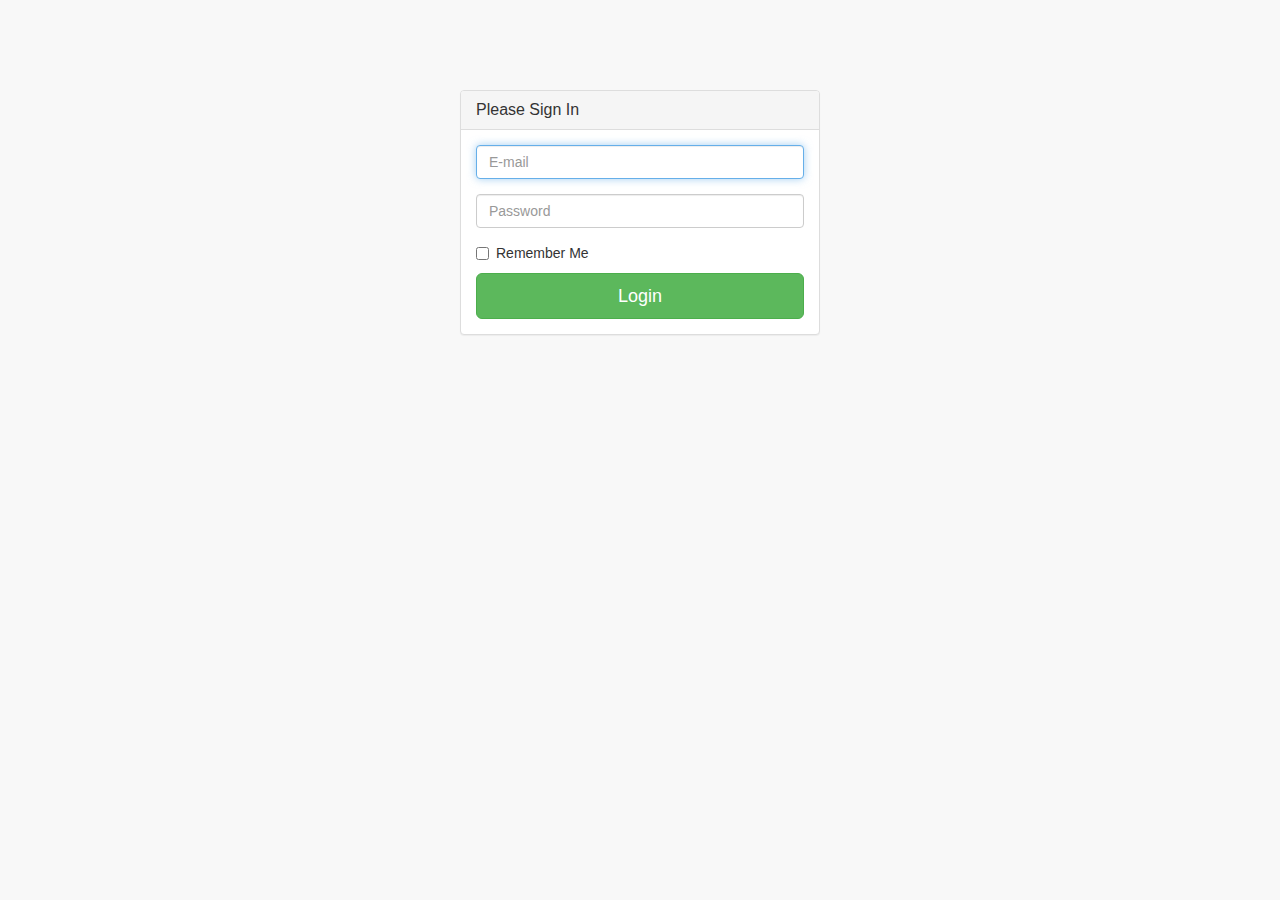
<file: target/controller-1.0.0-BUILD-SNAPSHOT/resources/pages/login.html>
<!DOCTYPE html>
<html lang="en">

<head>

    <meta charset="utf-8">
    <meta http-equiv="X-UA-Compatible" content="IE=edge">
    <meta name="viewport" content="width=device-width, initial-scale=1">
    <meta name="description" content="">
    <meta name="author" content="">

    <title>SB Admin 2 - Bootstrap Admin Theme</title>

    <!-- Bootstrap Core CSS -->
    <link href="../vendor/bootstrap/css/bootstrap.min.css" rel="stylesheet">

    <!-- MetisMenu CSS -->
    <link href="../vendor/metisMenu/metisMenu.min.css" rel="stylesheet">

    <!-- Custom CSS -->
    <link href="../dist/css/sb-admin-2.css" rel="stylesheet">

    <!-- Custom Fonts -->
    <link href="../vendor/font-awesome/css/font-awesome.min.css" rel="stylesheet" type="text/css">

    <!-- HTML5 Shim and Respond.js IE8 support of HTML5 elements and media queries -->
    <!-- WARNING: Respond.js doesn't work if you view the page via file:// -->
    <!--[if lt IE 9]>
        <script src="https://oss.maxcdn.com/libs/html5shiv/3.7.0/html5shiv.js"></script>
        <script src="https://oss.maxcdn.com/libs/respond.js/1.4.2/respond.min.js"></script>
    <![endif]-->

</head>

<body>

    <div class="container">
        <div class="row">
            <div class="col-md-4 col-md-offset-4">
                <div class="login-panel panel panel-default">
                    <div class="panel-heading">
                        <h3 class="panel-title">Please Sign In</h3>
                    </div>
                    <div class="panel-body">
                        <form role="form">
                            <fieldset>
                                <div class="form-group">
                                    <input class="form-control" placeholder="E-mail" name="email" type="email" autofocus>
                                </div>
                                <div class="form-group">
                                    <input class="form-control" placeholder="Password" name="password" type="password" value="">
                                </div>
                                <div class="checkbox">
                                    <label>
                                        <input name="remember" type="checkbox" value="Remember Me">Remember Me
                                    </label>
                                </div>
                                <!-- Change this to a button or input when using this as a form -->
                                <a href="index.html" class="btn btn-lg btn-success btn-block">Login</a>
                            </fieldset>
                        </form>
                    </div>
                </div>
            </div>
        </div>
    </div>

    <!-- jQuery -->
    <script src="../vendor/jquery/jquery.min.js"></script>

    <!-- Bootstrap Core JavaScript -->
    <script src="../vendor/bootstrap/js/bootstrap.min.js"></script>

    <!-- Metis Menu Plugin JavaScript -->
    <script src="../vendor/metisMenu/metisMenu.min.js"></script>

    <!-- Custom Theme JavaScript -->
    <script src="../dist/js/sb-admin-2.js"></script>

</body>

</html>
</file>
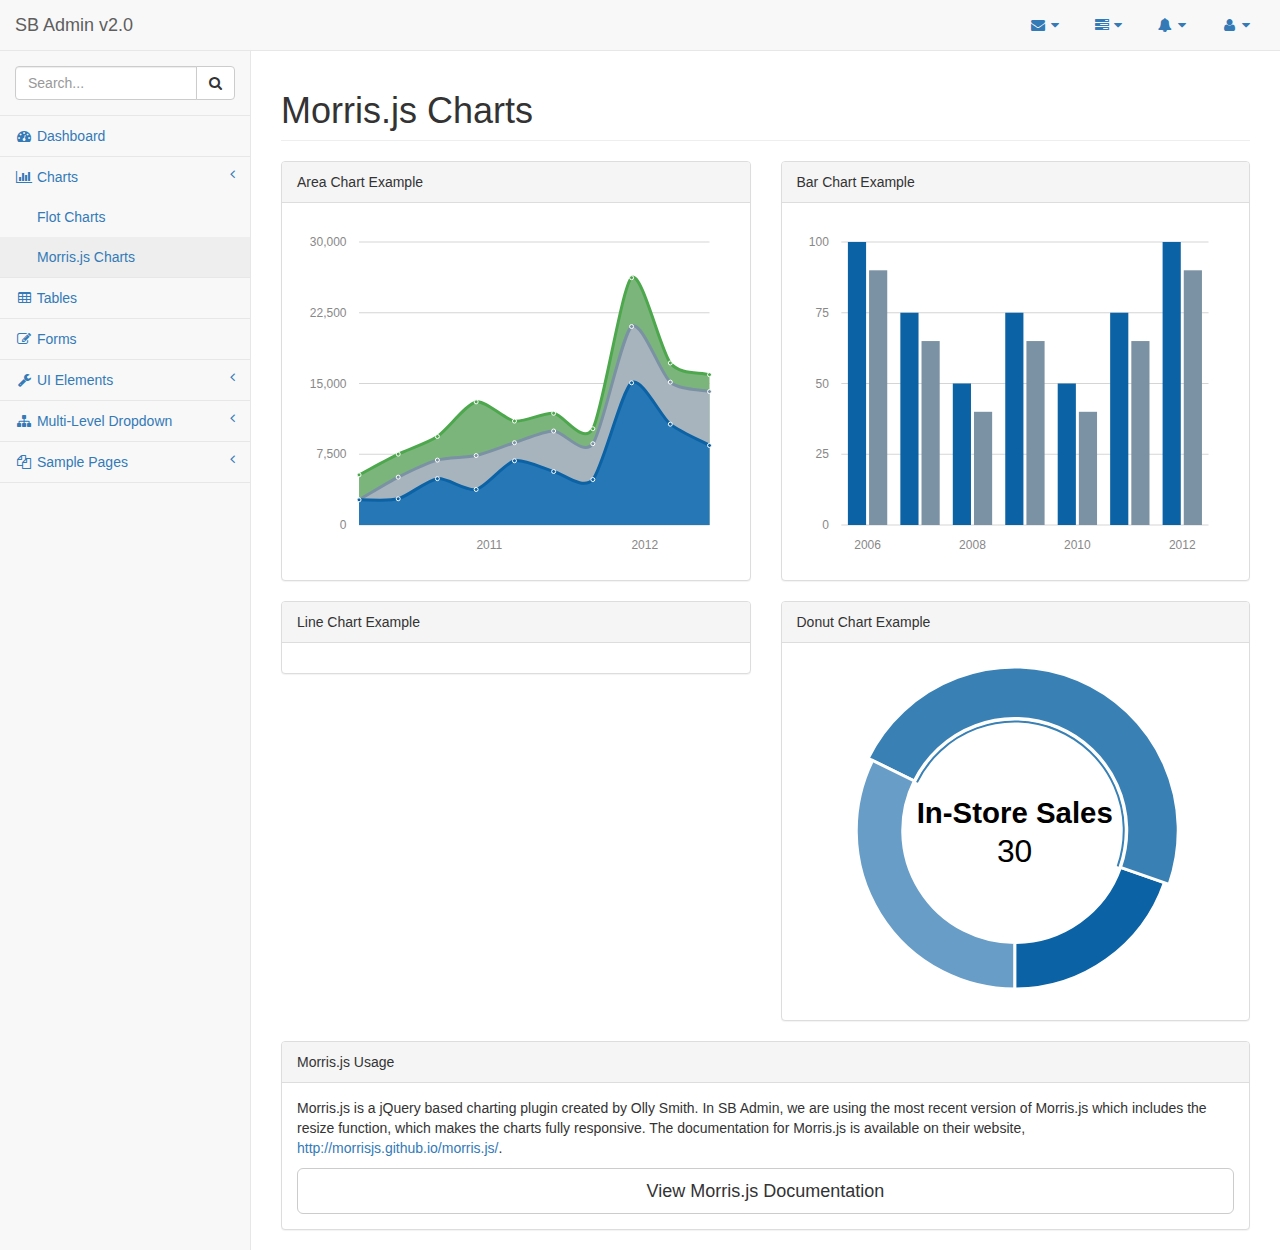
<file: target/controller-1.0.0-BUILD-SNAPSHOT/resources/pages/morris.html>
<!DOCTYPE html>
<html lang="en">

<head>

    <meta charset="utf-8">
    <meta http-equiv="X-UA-Compatible" content="IE=edge">
    <meta name="viewport" content="width=device-width, initial-scale=1">
    <meta name="description" content="">
    <meta name="author" content="">

    <title>SB Admin 2 - Bootstrap Admin Theme</title>

    <!-- Bootstrap Core CSS -->
    <link href="../vendor/bootstrap/css/bootstrap.min.css" rel="stylesheet">

    <!-- MetisMenu CSS -->
    <link href="../vendor/metisMenu/metisMenu.min.css" rel="stylesheet">

    <!-- Custom CSS -->
    <link href="../dist/css/sb-admin-2.css" rel="stylesheet">

    <!-- Morris Charts CSS -->
    <link href="../vendor/morrisjs/morris.css" rel="stylesheet">

    <!-- Custom Fonts -->
    <link href="../vendor/font-awesome/css/font-awesome.min.css" rel="stylesheet" type="text/css">

    <!-- HTML5 Shim and Respond.js IE8 support of HTML5 elements and media queries -->
    <!-- WARNING: Respond.js doesn't work if you view the page via file:// -->
    <!--[if lt IE 9]>
        <script src="https://oss.maxcdn.com/libs/html5shiv/3.7.0/html5shiv.js"></script>
        <script src="https://oss.maxcdn.com/libs/respond.js/1.4.2/respond.min.js"></script>
    <![endif]-->

</head>

<body>

    <div id="wrapper">

        <!-- Navigation -->
        <nav class="navbar navbar-default navbar-static-top" role="navigation" style="margin-bottom: 0">
            <div class="navbar-header">
                <button type="button" class="navbar-toggle" data-toggle="collapse" data-target=".navbar-collapse">
                    <span class="sr-only">Toggle navigation</span>
                    <span class="icon-bar"></span>
                    <span class="icon-bar"></span>
                    <span class="icon-bar"></span>
                </button>
                <a class="navbar-brand" href="index.html">SB Admin v2.0</a>
            </div>
            <!-- /.navbar-header -->

            <ul class="nav navbar-top-links navbar-right">
                <li class="dropdown">
                    <a class="dropdown-toggle" data-toggle="dropdown" href="#">
                        <i class="fa fa-envelope fa-fw"></i> <i class="fa fa-caret-down"></i>
                    </a>
                    <ul class="dropdown-menu dropdown-messages">
                        <li>
                            <a href="#">
                                <div>
                                    <strong>John Smith</strong>
                                    <span class="pull-right text-muted">
                                        <em>Yesterday</em>
                                    </span>
                                </div>
                                <div>Lorem ipsum dolor sit amet, consectetur adipiscing elit. Pellentesque eleifend...</div>
                            </a>
                        </li>
                        <li class="divider"></li>
                        <li>
                            <a href="#">
                                <div>
                                    <strong>John Smith</strong>
                                    <span class="pull-right text-muted">
                                        <em>Yesterday</em>
                                    </span>
                                </div>
                                <div>Lorem ipsum dolor sit amet, consectetur adipiscing elit. Pellentesque eleifend...</div>
                            </a>
                        </li>
                        <li class="divider"></li>
                        <li>
                            <a href="#">
                                <div>
                                    <strong>John Smith</strong>
                                    <span class="pull-right text-muted">
                                        <em>Yesterday</em>
                                    </span>
                                </div>
                                <div>Lorem ipsum dolor sit amet, consectetur adipiscing elit. Pellentesque eleifend...</div>
                            </a>
                        </li>
                        <li class="divider"></li>
                        <li>
                            <a class="text-center" href="#">
                                <strong>Read All Messages</strong>
                                <i class="fa fa-angle-right"></i>
                            </a>
                        </li>
                    </ul>
                    <!-- /.dropdown-messages -->
                </li>
                <!-- /.dropdown -->
                <li class="dropdown">
                    <a class="dropdown-toggle" data-toggle="dropdown" href="#">
                        <i class="fa fa-tasks fa-fw"></i> <i class="fa fa-caret-down"></i>
                    </a>
                    <ul class="dropdown-menu dropdown-tasks">
                        <li>
                            <a href="#">
                                <div>
                                    <p>
                                        <strong>Task 1</strong>
                                        <span class="pull-right text-muted">40% Complete</span>
                                    </p>
                                    <div class="progress progress-striped active">
                                        <div class="progress-bar progress-bar-success" role="progressbar" aria-valuenow="40" aria-valuemin="0" aria-valuemax="100" style="width: 40%">
                                            <span class="sr-only">40% Complete (success)</span>
                                        </div>
                                    </div>
                                </div>
                            </a>
                        </li>
                        <li class="divider"></li>
                        <li>
                            <a href="#">
                                <div>
                                    <p>
                                        <strong>Task 2</strong>
                                        <span class="pull-right text-muted">20% Complete</span>
                                    </p>
                                    <div class="progress progress-striped active">
                                        <div class="progress-bar progress-bar-info" role="progressbar" aria-valuenow="20" aria-valuemin="0" aria-valuemax="100" style="width: 20%">
                                            <span class="sr-only">20% Complete</span>
                                        </div>
                                    </div>
                                </div>
                            </a>
                        </li>
                        <li class="divider"></li>
                        <li>
                            <a href="#">
                                <div>
                                    <p>
                                        <strong>Task 3</strong>
                                        <span class="pull-right text-muted">60% Complete</span>
                                    </p>
                                    <div class="progress progress-striped active">
                                        <div class="progress-bar progress-bar-warning" role="progressbar" aria-valuenow="60" aria-valuemin="0" aria-valuemax="100" style="width: 60%">
                                            <span class="sr-only">60% Complete (warning)</span>
                                        </div>
                                    </div>
                                </div>
                            </a>
                        </li>
                        <li class="divider"></li>
                        <li>
                            <a href="#">
                                <div>
                                    <p>
                                        <strong>Task 4</strong>
                                        <span class="pull-right text-muted">80% Complete</span>
                                    </p>
                                    <div class="progress progress-striped active">
                                        <div class="progress-bar progress-bar-danger" role="progressbar" aria-valuenow="80" aria-valuemin="0" aria-valuemax="100" style="width: 80%">
                                            <span class="sr-only">80% Complete (danger)</span>
                                        </div>
                                    </div>
                                </div>
                            </a>
                        </li>
                        <li class="divider"></li>
                        <li>
                            <a class="text-center" href="#">
                                <strong>See All Tasks</strong>
                                <i class="fa fa-angle-right"></i>
                            </a>
                        </li>
                    </ul>
                    <!-- /.dropdown-tasks -->
                </li>
                <!-- /.dropdown -->
                <li class="dropdown">
                    <a class="dropdown-toggle" data-toggle="dropdown" href="#">
                        <i class="fa fa-bell fa-fw"></i> <i class="fa fa-caret-down"></i>
                    </a>
                    <ul class="dropdown-menu dropdown-alerts">
                        <li>
                            <a href="#">
                                <div>
                                    <i class="fa fa-comment fa-fw"></i> New Comment
                                    <span class="pull-right text-muted small">4 minutes ago</span>
                                </div>
                            </a>
                        </li>
                        <li class="divider"></li>
                        <li>
                            <a href="#">
                                <div>
                                    <i class="fa fa-twitter fa-fw"></i> 3 New Followers
                                    <span class="pull-right text-muted small">12 minutes ago</span>
                                </div>
                            </a>
                        </li>
                        <li class="divider"></li>
                        <li>
                            <a href="#">
                                <div>
                                    <i class="fa fa-envelope fa-fw"></i> Message Sent
                                    <span class="pull-right text-muted small">4 minutes ago</span>
                                </div>
                            </a>
                        </li>
                        <li class="divider"></li>
                        <li>
                            <a href="#">
                                <div>
                                    <i class="fa fa-tasks fa-fw"></i> New Task
                                    <span class="pull-right text-muted small">4 minutes ago</span>
                                </div>
                            </a>
                        </li>
                        <li class="divider"></li>
                        <li>
                            <a href="#">
                                <div>
                                    <i class="fa fa-upload fa-fw"></i> Server Rebooted
                                    <span class="pull-right text-muted small">4 minutes ago</span>
                                </div>
                            </a>
                        </li>
                        <li class="divider"></li>
                        <li>
                            <a class="text-center" href="#">
                                <strong>See All Alerts</strong>
                                <i class="fa fa-angle-right"></i>
                            </a>
                        </li>
                    </ul>
                    <!-- /.dropdown-alerts -->
                </li>
                <!-- /.dropdown -->
                <li class="dropdown">
                    <a class="dropdown-toggle" data-toggle="dropdown" href="#">
                        <i class="fa fa-user fa-fw"></i> <i class="fa fa-caret-down"></i>
                    </a>
                    <ul class="dropdown-menu dropdown-user">
                        <li><a href="#"><i class="fa fa-user fa-fw"></i> User Profile</a>
                        </li>
                        <li><a href="#"><i class="fa fa-gear fa-fw"></i> Settings</a>
                        </li>
                        <li class="divider"></li>
                        <li><a href="login.html"><i class="fa fa-sign-out fa-fw"></i> Logout</a>
                        </li>
                    </ul>
                    <!-- /.dropdown-user -->
                </li>
                <!-- /.dropdown -->
            </ul>
            <!-- /.navbar-top-links -->

            <div class="navbar-default sidebar" role="navigation">
                <div class="sidebar-nav navbar-collapse">
                    <ul class="nav" id="side-menu">
                        <li class="sidebar-search">
                            <div class="input-group custom-search-form">
                                <input type="text" class="form-control" placeholder="Search...">
                                <span class="input-group-btn">
                                <button class="btn btn-default" type="button">
                                    <i class="fa fa-search"></i>
                                </button>
                            </span>
                            </div>
                            <!-- /input-group -->
                        </li>
                        <li>
                            <a href="index.html"><i class="fa fa-dashboard fa-fw"></i> Dashboard</a>
                        </li>
                        <li>
                            <a href="#"><i class="fa fa-bar-chart-o fa-fw"></i> Charts<span class="fa arrow"></span></a>
                            <ul class="nav nav-second-level">
                                <li>
                                    <a href="flot.html">Flot Charts</a>
                                </li>
                                <li>
                                    <a href="morris.html">Morris.js Charts</a>
                                </li>
                            </ul>
                            <!-- /.nav-second-level -->
                        </li>
                        <li>
                            <a href="tables.html"><i class="fa fa-table fa-fw"></i> Tables</a>
                        </li>
                        <li>
                            <a href="forms.html"><i class="fa fa-edit fa-fw"></i> Forms</a>
                        </li>
                        <li>
                            <a href="#"><i class="fa fa-wrench fa-fw"></i> UI Elements<span class="fa arrow"></span></a>
                            <ul class="nav nav-second-level">
                                <li>
                                    <a href="panels-wells.html">Panels and Wells</a>
                                </li>
                                <li>
                                    <a href="buttons.html">Buttons</a>
                                </li>
                                <li>
                                    <a href="notifications.html">Notifications</a>
                                </li>
                                <li>
                                    <a href="typography.html">Typography</a>
                                </li>
                                <li>
                                    <a href="icons.html"> Icons</a>
                                </li>
                                <li>
                                    <a href="grid.html">Grid</a>
                                </li>
                            </ul>
                            <!-- /.nav-second-level -->
                        </li>
                        <li>
                            <a href="#"><i class="fa fa-sitemap fa-fw"></i> Multi-Level Dropdown<span class="fa arrow"></span></a>
                            <ul class="nav nav-second-level">
                                <li>
                                    <a href="#">Second Level Item</a>
                                </li>
                                <li>
                                    <a href="#">Second Level Item</a>
                                </li>
                                <li>
                                    <a href="#">Third Level <span class="fa arrow"></span></a>
                                    <ul class="nav nav-third-level">
                                        <li>
                                            <a href="#">Third Level Item</a>
                                        </li>
                                        <li>
                                            <a href="#">Third Level Item</a>
                                        </li>
                                        <li>
                                            <a href="#">Third Level Item</a>
                                        </li>
                                        <li>
                                            <a href="#">Third Level Item</a>
                                        </li>
                                    </ul>
                                    <!-- /.nav-third-level -->
                                </li>
                            </ul>
                            <!-- /.nav-second-level -->
                        </li>
                        <li>
                            <a href="#"><i class="fa fa-files-o fa-fw"></i> Sample Pages<span class="fa arrow"></span></a>
                            <ul class="nav nav-second-level">
                                <li>
                                    <a href="blank.html">Blank Page</a>
                                </li>
                                <li>
                                    <a href="login.html">Login Page</a>
                                </li>
                            </ul>
                            <!-- /.nav-second-level -->
                        </li>
                    </ul>
                </div>
                <!-- /.sidebar-collapse -->
            </div>
            <!-- /.navbar-static-side -->
        </nav>

        <div id="page-wrapper">
            <div class="row">
                <div class="col-lg-12">
                    <h1 class="page-header">Morris.js Charts</h1>
                </div>
                <!-- /.col-lg-12 -->
            </div>
            <!-- /.row -->
            <div class="row">
                <div class="col-lg-6">
                    <div class="panel panel-default">
                        <div class="panel-heading">
                            Area Chart Example
                        </div>
                        <!-- /.panel-heading -->
                        <div class="panel-body">
                            <div id="morris-area-chart"></div>
                        </div>
                        <!-- /.panel-body -->
                    </div>
                    <!-- /.panel -->
                </div>
                <!-- /.col-lg-6 -->
                <div class="col-lg-6">
                    <div class="panel panel-default">
                        <div class="panel-heading">
                            Bar Chart Example
                        </div>
                        <!-- /.panel-heading -->
                        <div class="panel-body">
                            <div id="morris-bar-chart"></div>
                        </div>
                        <!-- /.panel-body -->
                    </div>
                    <!-- /.panel -->
                </div>
                <!-- /.col-lg-6 -->
                <div class="col-lg-6">
                    <div class="panel panel-default">
                        <div class="panel-heading">
                            Line Chart Example
                        </div>
                        <!-- /.panel-heading -->
                        <div class="panel-body">
                            <div id="morris-line-chart"></div>
                        </div>
                        <!-- /.panel-body -->
                    </div>
                    <!-- /.panel -->
                </div>
                <!-- /.col-lg-6 -->
                <div class="col-lg-6">
                    <div class="panel panel-default">
                        <div class="panel-heading">
                            Donut Chart Example
                        </div>
                        <!-- /.panel-heading -->
                        <div class="panel-body">
                            <div id="morris-donut-chart"></div>
                        </div>
                        <!-- /.panel-body -->
                    </div>
                    <!-- /.panel -->
                </div>
                <!-- /.col-lg-6 -->
                <div class="col-lg-12">
                    <div class="panel panel-default">
                        <div class="panel-heading">
                            Morris.js Usage
                        </div>
                        <!-- /.panel-heading -->
                        <div class="panel-body">
                            <p>Morris.js is a jQuery based charting plugin created by Olly Smith. In SB Admin, we are using the most recent version of Morris.js which includes the resize function, which makes the charts fully responsive. The documentation for Morris.js is available on their website, <a target="_blank" href="http://morrisjs.github.io/morris.js/">http://morrisjs.github.io/morris.js/</a>.</p>
                            <a target="_blank" class="btn btn-default btn-lg btn-block" href="http://morrisjs.github.io/morris.js/">View Morris.js Documentation</a>
                        </div>
                        <!-- /.panel-body -->
                    </div>
                    <!-- /.panel -->
                </div>
                <!-- /.col-lg-6 -->
            </div>
            <!-- /.row -->
        </div>
        <!-- /#page-wrapper -->

    </div>
    <!-- /#wrapper -->

    <!-- jQuery -->
    <script src="../vendor/jquery/jquery.min.js"></script>

    <!-- Bootstrap Core JavaScript -->
    <script src="../vendor/bootstrap/js/bootstrap.min.js"></script>

    <!-- Metis Menu Plugin JavaScript -->
    <script src="../vendor/metisMenu/metisMenu.min.js"></script>

    <!-- Morris Charts JavaScript -->
    <script src="../vendor/raphael/raphael.min.js"></script>
    <script src="../vendor/morrisjs/morris.min.js"></script>
    <script src="../data/morris-data.js"></script>

    <!-- Custom Theme JavaScript -->
    <script src="../dist/js/sb-admin-2.js"></script>

</body>

</html>
</file>
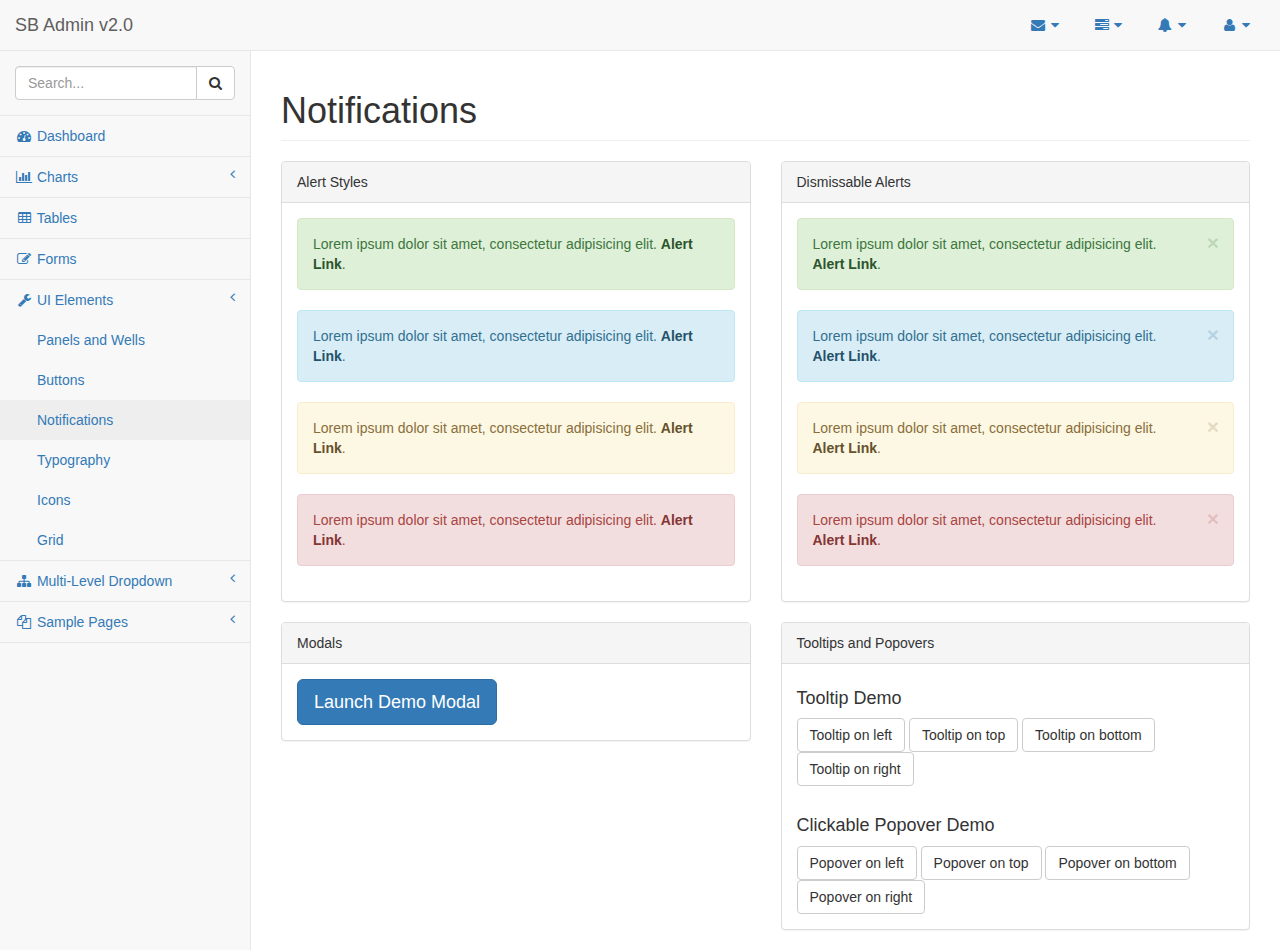
<file: target/controller-1.0.0-BUILD-SNAPSHOT/resources/pages/notifications.html>
<!DOCTYPE html>
<html lang="en">

<head>

    <meta charset="utf-8">
    <meta http-equiv="X-UA-Compatible" content="IE=edge">
    <meta name="viewport" content="width=device-width, initial-scale=1">
    <meta name="description" content="">
    <meta name="author" content="">

    <title>SB Admin 2 - Bootstrap Admin Theme</title>

    <!-- Bootstrap Core CSS -->
    <link href="../vendor/bootstrap/css/bootstrap.min.css" rel="stylesheet">

    <!-- MetisMenu CSS -->
    <link href="../vendor/metisMenu/metisMenu.min.css" rel="stylesheet">

    <!-- Custom CSS -->
    <link href="../dist/css/sb-admin-2.css" rel="stylesheet">

    <!-- Custom Fonts -->
    <link href="../vendor/font-awesome/css/font-awesome.min.css" rel="stylesheet" type="text/css">

    <!-- HTML5 Shim and Respond.js IE8 support of HTML5 elements and media queries -->
    <!-- WARNING: Respond.js doesn't work if you view the page via file:// -->
    <!--[if lt IE 9]>
        <script src="https://oss.maxcdn.com/libs/html5shiv/3.7.0/html5shiv.js"></script>
        <script src="https://oss.maxcdn.com/libs/respond.js/1.4.2/respond.min.js"></script>
    <![endif]-->

</head>

<body>

    <div id="wrapper">

        <!-- Navigation -->
        <nav class="navbar navbar-default navbar-static-top" role="navigation" style="margin-bottom: 0">
            <div class="navbar-header">
                <button type="button" class="navbar-toggle" data-toggle="collapse" data-target=".navbar-collapse">
                    <span class="sr-only">Toggle navigation</span>
                    <span class="icon-bar"></span>
                    <span class="icon-bar"></span>
                    <span class="icon-bar"></span>
                </button>
                <a class="navbar-brand" href="index.html">SB Admin v2.0</a>
            </div>
            <!-- /.navbar-header -->

            <ul class="nav navbar-top-links navbar-right">
                <li class="dropdown">
                    <a class="dropdown-toggle" data-toggle="dropdown" href="#">
                        <i class="fa fa-envelope fa-fw"></i> <i class="fa fa-caret-down"></i>
                    </a>
                    <ul class="dropdown-menu dropdown-messages">
                        <li>
                            <a href="#">
                                <div>
                                    <strong>John Smith</strong>
                                    <span class="pull-right text-muted">
                                        <em>Yesterday</em>
                                    </span>
                                </div>
                                <div>Lorem ipsum dolor sit amet, consectetur adipiscing elit. Pellentesque eleifend...</div>
                            </a>
                        </li>
                        <li class="divider"></li>
                        <li>
                            <a href="#">
                                <div>
                                    <strong>John Smith</strong>
                                    <span class="pull-right text-muted">
                                        <em>Yesterday</em>
                                    </span>
                                </div>
                                <div>Lorem ipsum dolor sit amet, consectetur adipiscing elit. Pellentesque eleifend...</div>
                            </a>
                        </li>
                        <li class="divider"></li>
                        <li>
                            <a href="#">
                                <div>
                                    <strong>John Smith</strong>
                                    <span class="pull-right text-muted">
                                        <em>Yesterday</em>
                                    </span>
                                </div>
                                <div>Lorem ipsum dolor sit amet, consectetur adipiscing elit. Pellentesque eleifend...</div>
                            </a>
                        </li>
                        <li class="divider"></li>
                        <li>
                            <a class="text-center" href="#">
                                <strong>Read All Messages</strong>
                                <i class="fa fa-angle-right"></i>
                            </a>
                        </li>
                    </ul>
                    <!-- /.dropdown-messages -->
                </li>
                <!-- /.dropdown -->
                <li class="dropdown">
                    <a class="dropdown-toggle" data-toggle="dropdown" href="#">
                        <i class="fa fa-tasks fa-fw"></i> <i class="fa fa-caret-down"></i>
                    </a>
                    <ul class="dropdown-menu dropdown-tasks">
                        <li>
                            <a href="#">
                                <div>
                                    <p>
                                        <strong>Task 1</strong>
                                        <span class="pull-right text-muted">40% Complete</span>
                                    </p>
                                    <div class="progress progress-striped active">
                                        <div class="progress-bar progress-bar-success" role="progressbar" aria-valuenow="40" aria-valuemin="0" aria-valuemax="100" style="width: 40%">
                                            <span class="sr-only">40% Complete (success)</span>
                                        </div>
                                    </div>
                                </div>
                            </a>
                        </li>
                        <li class="divider"></li>
                        <li>
                            <a href="#">
                                <div>
                                    <p>
                                        <strong>Task 2</strong>
                                        <span class="pull-right text-muted">20% Complete</span>
                                    </p>
                                    <div class="progress progress-striped active">
                                        <div class="progress-bar progress-bar-info" role="progressbar" aria-valuenow="20" aria-valuemin="0" aria-valuemax="100" style="width: 20%">
                                            <span class="sr-only">20% Complete</span>
                                        </div>
                                    </div>
                                </div>
                            </a>
                        </li>
                        <li class="divider"></li>
                        <li>
                            <a href="#">
                                <div>
                                    <p>
                                        <strong>Task 3</strong>
                                        <span class="pull-right text-muted">60% Complete</span>
                                    </p>
                                    <div class="progress progress-striped active">
                                        <div class="progress-bar progress-bar-warning" role="progressbar" aria-valuenow="60" aria-valuemin="0" aria-valuemax="100" style="width: 60%">
                                            <span class="sr-only">60% Complete (warning)</span>
                                        </div>
                                    </div>
                                </div>
                            </a>
                        </li>
                        <li class="divider"></li>
                        <li>
                            <a href="#">
                                <div>
                                    <p>
                                        <strong>Task 4</strong>
                                        <span class="pull-right text-muted">80% Complete</span>
                                    </p>
                                    <div class="progress progress-striped active">
                                        <div class="progress-bar progress-bar-danger" role="progressbar" aria-valuenow="80" aria-valuemin="0" aria-valuemax="100" style="width: 80%">
                                            <span class="sr-only">80% Complete (danger)</span>
                                        </div>
                                    </div>
                                </div>
                            </a>
                        </li>
                        <li class="divider"></li>
                        <li>
                            <a class="text-center" href="#">
                                <strong>See All Tasks</strong>
                                <i class="fa fa-angle-right"></i>
                            </a>
                        </li>
                    </ul>
                    <!-- /.dropdown-tasks -->
                </li>
                <!-- /.dropdown -->
                <li class="dropdown">
                    <a class="dropdown-toggle" data-toggle="dropdown" href="#">
                        <i class="fa fa-bell fa-fw"></i> <i class="fa fa-caret-down"></i>
                    </a>
                    <ul class="dropdown-menu dropdown-alerts">
                        <li>
                            <a href="#">
                                <div>
                                    <i class="fa fa-comment fa-fw"></i> New Comment
                                    <span class="pull-right text-muted small">4 minutes ago</span>
                                </div>
                            </a>
                        </li>
                        <li class="divider"></li>
                        <li>
                            <a href="#">
                                <div>
                                    <i class="fa fa-twitter fa-fw"></i> 3 New Followers
                                    <span class="pull-right text-muted small">12 minutes ago</span>
                                </div>
                            </a>
                        </li>
                        <li class="divider"></li>
                        <li>
                            <a href="#">
                                <div>
                                    <i class="fa fa-envelope fa-fw"></i> Message Sent
                                    <span class="pull-right text-muted small">4 minutes ago</span>
                                </div>
                            </a>
                        </li>
                        <li class="divider"></li>
                        <li>
                            <a href="#">
                                <div>
                                    <i class="fa fa-tasks fa-fw"></i> New Task
                                    <span class="pull-right text-muted small">4 minutes ago</span>
                                </div>
                            </a>
                        </li>
                        <li class="divider"></li>
                        <li>
                            <a href="#">
                                <div>
                                    <i class="fa fa-upload fa-fw"></i> Server Rebooted
                                    <span class="pull-right text-muted small">4 minutes ago</span>
                                </div>
                            </a>
                        </li>
                        <li class="divider"></li>
                        <li>
                            <a class="text-center" href="#">
                                <strong>See All Alerts</strong>
                                <i class="fa fa-angle-right"></i>
                            </a>
                        </li>
                    </ul>
                    <!-- /.dropdown-alerts -->
                </li>
                <!-- /.dropdown -->
                <li class="dropdown">
                    <a class="dropdown-toggle" data-toggle="dropdown" href="#">
                        <i class="fa fa-user fa-fw"></i> <i class="fa fa-caret-down"></i>
                    </a>
                    <ul class="dropdown-menu dropdown-user">
                        <li><a href="#"><i class="fa fa-user fa-fw"></i> User Profile</a>
                        </li>
                        <li><a href="#"><i class="fa fa-gear fa-fw"></i> Settings</a>
                        </li>
                        <li class="divider"></li>
                        <li><a href="login.html"><i class="fa fa-sign-out fa-fw"></i> Logout</a>
                        </li>
                    </ul>
                    <!-- /.dropdown-user -->
                </li>
                <!-- /.dropdown -->
            </ul>
            <!-- /.navbar-top-links -->

            <div class="navbar-default sidebar" role="navigation">
                <div class="sidebar-nav navbar-collapse">
                    <ul class="nav" id="side-menu">
                        <li class="sidebar-search">
                            <div class="input-group custom-search-form">
                                <input type="text" class="form-control" placeholder="Search...">
                                <span class="input-group-btn">
                                <button class="btn btn-default" type="button">
                                    <i class="fa fa-search"></i>
                                </button>
                            </span>
                            </div>
                            <!-- /input-group -->
                        </li>
                        <li>
                            <a href="index.html"><i class="fa fa-dashboard fa-fw"></i> Dashboard</a>
                        </li>
                        <li>
                            <a href="#"><i class="fa fa-bar-chart-o fa-fw"></i> Charts<span class="fa arrow"></span></a>
                            <ul class="nav nav-second-level">
                                <li>
                                    <a href="flot.html">Flot Charts</a>
                                </li>
                                <li>
                                    <a href="morris.html">Morris.js Charts</a>
                                </li>
                            </ul>
                            <!-- /.nav-second-level -->
                        </li>
                        <li>
                            <a href="tables.html"><i class="fa fa-table fa-fw"></i> Tables</a>
                        </li>
                        <li>
                            <a href="forms.html"><i class="fa fa-edit fa-fw"></i> Forms</a>
                        </li>
                        <li>
                            <a href="#"><i class="fa fa-wrench fa-fw"></i> UI Elements<span class="fa arrow"></span></a>
                            <ul class="nav nav-second-level">
                                <li>
                                    <a href="panels-wells.html">Panels and Wells</a>
                                </li>
                                <li>
                                    <a href="buttons.html">Buttons</a>
                                </li>
                                <li>
                                    <a href="notifications.html">Notifications</a>
                                </li>
                                <li>
                                    <a href="typography.html">Typography</a>
                                </li>
                                <li>
                                    <a href="icons.html"> Icons</a>
                                </li>
                                <li>
                                    <a href="grid.html">Grid</a>
                                </li>
                            </ul>
                            <!-- /.nav-second-level -->
                        </li>
                        <li>
                            <a href="#"><i class="fa fa-sitemap fa-fw"></i> Multi-Level Dropdown<span class="fa arrow"></span></a>
                            <ul class="nav nav-second-level">
                                <li>
                                    <a href="#">Second Level Item</a>
                                </li>
                                <li>
                                    <a href="#">Second Level Item</a>
                                </li>
                                <li>
                                    <a href="#">Third Level <span class="fa arrow"></span></a>
                                    <ul class="nav nav-third-level">
                                        <li>
                                            <a href="#">Third Level Item</a>
                                        </li>
                                        <li>
                                            <a href="#">Third Level Item</a>
                                        </li>
                                        <li>
                                            <a href="#">Third Level Item</a>
                                        </li>
                                        <li>
                                            <a href="#">Third Level Item</a>
                                        </li>
                                    </ul>
                                    <!-- /.nav-third-level -->
                                </li>
                            </ul>
                            <!-- /.nav-second-level -->
                        </li>
                        <li>
                            <a href="#"><i class="fa fa-files-o fa-fw"></i> Sample Pages<span class="fa arrow"></span></a>
                            <ul class="nav nav-second-level">
                                <li>
                                    <a href="blank.html">Blank Page</a>
                                </li>
                                <li>
                                    <a href="login.html">Login Page</a>
                                </li>
                            </ul>
                            <!-- /.nav-second-level -->
                        </li>
                    </ul>
                </div>
                <!-- /.sidebar-collapse -->
            </div>
            <!-- /.navbar-static-side -->
        </nav>

        <div id="page-wrapper">
            <div class="row">
                <div class="col-lg-12">
                    <h1 class="page-header">Notifications</h1>
                </div>
                <!-- /.col-lg-12 -->
            </div>
            <!-- /.row -->
            <div class="row">
                <div class="col-lg-6">
                    <div class="panel panel-default">
                        <div class="panel-heading">
                            Alert Styles
                        </div>
                        <!-- /.panel-heading -->
                        <div class="panel-body">
                            <div class="alert alert-success">
                                Lorem ipsum dolor sit amet, consectetur adipisicing elit. <a href="#" class="alert-link">Alert Link</a>.
                            </div>
                            <div class="alert alert-info">
                                Lorem ipsum dolor sit amet, consectetur adipisicing elit. <a href="#" class="alert-link">Alert Link</a>.
                            </div>
                            <div class="alert alert-warning">
                                Lorem ipsum dolor sit amet, consectetur adipisicing elit. <a href="#" class="alert-link">Alert Link</a>.
                            </div>
                            <div class="alert alert-danger">
                                Lorem ipsum dolor sit amet, consectetur adipisicing elit. <a href="#" class="alert-link">Alert Link</a>.
                            </div>
                        </div>
                        <!-- .panel-body -->
                    </div>
                    <!-- /.panel -->
                </div>
                <!-- /.col-lg-6 -->
                <div class="col-lg-6">
                    <div class="panel panel-default">
                        <div class="panel-heading">
                            Dismissable Alerts
                        </div>
                        <!-- /.panel-heading -->
                        <div class="panel-body">
                            <div class="alert alert-success alert-dismissable">
                                <button type="button" class="close" data-dismiss="alert" aria-hidden="true">&times;</button>
                                Lorem ipsum dolor sit amet, consectetur adipisicing elit. <a href="#" class="alert-link">Alert Link</a>.
                            </div>
                            <div class="alert alert-info alert-dismissable">
                                <button type="button" class="close" data-dismiss="alert" aria-hidden="true">&times;</button>
                                Lorem ipsum dolor sit amet, consectetur adipisicing elit. <a href="#" class="alert-link">Alert Link</a>.
                            </div>
                            <div class="alert alert-warning alert-dismissable">
                                <button type="button" class="close" data-dismiss="alert" aria-hidden="true">&times;</button>
                                Lorem ipsum dolor sit amet, consectetur adipisicing elit. <a href="#" class="alert-link">Alert Link</a>.
                            </div>
                            <div class="alert alert-danger alert-dismissable">
                                <button type="button" class="close" data-dismiss="alert" aria-hidden="true">&times;</button>
                                Lorem ipsum dolor sit amet, consectetur adipisicing elit. <a href="#" class="alert-link">Alert Link</a>.
                            </div>
                        </div>
                        <!-- .panel-body -->
                    </div>
                    <!-- /.panel -->
                </div>
                <!-- /.col-lg-6 -->
            </div>
            <!-- /.row -->
            <div class="row">
                <div class="col-lg-6">
                    <div class="panel panel-default">
                        <div class="panel-heading">
                            Modals
                        </div>
                        <!-- /.panel-heading -->
                        <div class="panel-body">
                            <!-- Button trigger modal -->
                            <button class="btn btn-primary btn-lg" data-toggle="modal" data-target="#myModal">
                                Launch Demo Modal
                            </button>
                            <!-- Modal -->
                            <div class="modal fade" id="myModal" tabindex="-1" role="dialog" aria-labelledby="myModalLabel" aria-hidden="true">
                                <div class="modal-dialog">
                                    <div class="modal-content">
                                        <div class="modal-header">
                                            <button type="button" class="close" data-dismiss="modal" aria-hidden="true">&times;</button>
                                            <h4 class="modal-title" id="myModalLabel">Modal title</h4>
                                        </div>
                                        <div class="modal-body">
                                            Lorem ipsum dolor sit amet, consectetur adipisicing elit, sed do eiusmod tempor incididunt ut labore et dolore magna aliqua. Ut enim ad minim veniam, quis nostrud exercitation ullamco laboris nisi ut aliquip ex ea commodo consequat. Duis aute irure dolor in reprehenderit in voluptate velit esse cillum dolore eu fugiat nulla pariatur. Excepteur sint occaecat cupidatat non proident, sunt in culpa qui officia deserunt mollit anim id est laborum.
                                        </div>
                                        <div class="modal-footer">
                                            <button type="button" class="btn btn-default" data-dismiss="modal">Close</button>
                                            <button type="button" class="btn btn-primary">Save changes</button>
                                        </div>
                                    </div>
                                    <!-- /.modal-content -->
                                </div>
                                <!-- /.modal-dialog -->
                            </div>
                            <!-- /.modal -->
                        </div>
                        <!-- .panel-body -->
                    </div>
                    <!-- /.panel -->
                </div>
                <!-- /.col-lg-6 -->
                <div class="col-lg-6">
                    <div class="panel panel-default">
                        <div class="panel-heading">
                            Tooltips and Popovers
                        </div>
                        <!-- /.panel-heading -->
                        <div class="panel-body">
                            <h4>Tooltip Demo</h4>
                            <div class="tooltip-demo">
                                <button type="button" class="btn btn-default" data-toggle="tooltip" data-placement="left" title="Tooltip on left">Tooltip on left</button>
                                <button type="button" class="btn btn-default" data-toggle="tooltip" data-placement="top" title="Tooltip on top">Tooltip on top</button>
                                <button type="button" class="btn btn-default" data-toggle="tooltip" data-placement="bottom" title="Tooltip on bottom">Tooltip on bottom</button>
                                <button type="button" class="btn btn-default" data-toggle="tooltip" data-placement="right" title="Tooltip on right">Tooltip on right</button>
                            </div>
                            <br>
                            <h4>Clickable Popover Demo</h4>
                            <div class="tooltip-demo">
                                <button type="button" class="btn btn-default" data-container="body" data-toggle="popover" data-placement="left" data-content="Vivamus sagittis lacus vel augue laoreet rutrum faucibus.">
                                    Popover on left
                                </button>
                                <button type="button" class="btn btn-default" data-container="body" data-toggle="popover" data-placement="top" data-content="Vivamus sagittis lacus vel augue laoreet rutrum faucibus.">
                                    Popover on top
                                </button>
                                <button type="button" class="btn btn-default" data-container="body" data-toggle="popover" data-placement="bottom" data-content="Vivamus sagittis lacus vel augue laoreet rutrum faucibus.">
                                    Popover on bottom
                                </button>
                                <button type="button" class="btn btn-default" data-container="body" data-toggle="popover" data-placement="right" data-content="Vivamus sagittis lacus vel augue laoreet rutrum faucibus.">
                                    Popover on right
                                </button>
                            </div>
                        </div>
                        <!-- .panel-body -->
                    </div>
                    <!-- /.panel -->
                </div>
                <!-- /.col-lg-6 -->
            </div>
            <!-- /.row -->
        </div>
        <!-- /#page-wrapper -->

    </div>
    <!-- /#wrapper -->

    <!-- jQuery -->
    <script src="../vendor/jquery/jquery.min.js"></script>

    <!-- Bootstrap Core JavaScript -->
    <script src="../vendor/bootstrap/js/bootstrap.min.js"></script>

    <!-- Metis Menu Plugin JavaScript -->
    <script src="../vendor/metisMenu/metisMenu.min.js"></script>

    <!-- Custom Theme JavaScript -->
    <script src="../dist/js/sb-admin-2.js"></script>

    <!-- Page-Level Demo Scripts - Notifications - Use for reference -->
    <script>
    // tooltip demo
    $('.tooltip-demo').tooltip({
        selector: "[data-toggle=tooltip]",
        container: "body"
    })
    // popover demo
    $("[data-toggle=popover]")
        .popover()
    </script>

</body>

</html>
</file>
<file: target/controller-1.0.0-BUILD-SNAPSHOT/resources/html/css/style.css>
/* style */
/* 레이아웃 */
body {
  background: url(/resources/html/img/header_bg.jpg) repeat-x center top;
}

#header {}

#nav {
  background-color: #f6fdff;
}

#title {
  background-color: #eaf7fd;
}

#contents .container {
  border-right: 1px solid #dbdbdb;
  border-left: 1px solid #dbdbdb;
}

#cont_left {
  float: left;
  width: 250px;
}

#cont_center {
  overflow: hidden;
  margin-right: 250px;
  min-height: 1300px;
  border-right: 1px solid #dbdbdb;
  border-left: 1px solid #dbdbdb;
}

#cont_right {
  position: absolute;
  right: 0;
  top: 0px;
  width: 250px;
}

#footer {
  border-top: 1px solid #dbdbdb;
}

/* 컨테이너 */
.container {
  position: relative;
  width: 1200px;
  margin: 0 auto;
  /* background: rgba(0,0,0,0.3) */
}

/* 헤더 */
.header {
  height: 327px;
}

.header .header_menu {
  text-align: right;
}

.header .header_menu a {
  color: #fff;
  padding: 8px 0 6px 10px;
  display: inline-block;
  transition: color 0.3s ease;
  font-family: 'Abel', sans-serif;
}

.header .header_menu a:hover {
  color: #ccc;
}

.header .header_tit {
  text-align: center;
  text-transform: uppercase;
  margin-top: 55px;
  font-family: 'Abel', sans-serif;
}

.header .header_tit h1 {
  font-size: 30px;
  color: #fff;
  background: #51b0dc;
  display: inline-block;
  padding: 5px 30px 5px 30px;
  letter-spacing: 2px;
  font-weight: 900;
  transition: box-shadow 0.25s ease-in-out;
}

.header .header_tit h1:hover {
  box-shadow:
    inset -9em 0 0 0 #257FAC,
    inset 9em 0 0 0 #257FAC;
}

.header .header_tit a {
  font-size: 16px;
  color: #fff;
  background: #4a9abf;
  display: inline-block;
  padding: 10px 20px 10px 20px;
  margin-top: -7px;
  transition: box-shadow 0.3s ease-in-out;
}

.header .header_tit a:hover {
  box-shadow:
    0 0 0 5px rgba(75, 154, 191, 0.9) inset,
    0 0 0 100px rgba(0, 0, 0, 0.1) inset;
}

.header .header_tit body {
  width: 700px;
  margin: 0 auto;
  padding-top: 8rem;
}

.header .header_tit fieldset {
  position: relative;
  display: inline-block;
  padding: 0 0 0 40px;
  background: #fff;
  border: none;
  border-radius: 5px;
}

.header .header_tit input, button {
  position: relative;
  width: 500px;
  height: 70px;
  padding: 0;
  display: inline-block;
  float: left;
}

.header .header_tit input {
  color: #666;
  z-index: 2;
  border: 0 none;
}
.header .header_tit input:focus {
  outline: 0 none;
}
.header .header_tit input:focus + button {
  -webkit-transform: translate(0, 0);
      -ms-transform: translate(0, 0);
          transform: translate(0, 0);
  -webkit-transition-duration: 0.3s;
          transition-duration: 0.3s;
}
.header .header_tit input:focus + button .fa {
  -webkit-transform: translate(0px, 0);
      -ms-transform: translate(0px, 0);
          transform: translate(0px, 0);
  -webkit-transition-duration: 0.3s;
          transition-duration: 0.3s;
  color: #fff;
}

.header .header_tit button {
  z-index: 1;
  width: 50px;
  border: 0 none;
  background: #ceb980;
  cursor: pointer;
  border-radius: 0 5px 5px 0;
  -webkit-transform: translate(-50px, 0);
      -ms-transform: translate(-50px, 0);
          transform: translate(-50px, 0);
  -webkit-transition-duration: 0.3s;
          transition-duration: 0.3s;
}

.header .header_tit .fa-search {
  font-size: 2.0rem;
  color: #29abe2;
  z-index: 3;
  top: 25%;
  -webkit-transform: translate(-495px, 0);
      -ms-transform: translate(-495px, 0);
          transform: translate(-495px, 0);
  -webkit-transition-duration: 0.3s;
          transition-duration: 0.3s;
  -webkit-transition: all 0.1s ease-in-out;
          transition: all 0.1s ease-in-out;
}


.header .header_icon {
  text-align: center;
  margin-top: 40px;
  padding-bottom: 45px;
}

.header .header_icon li {
  display: inline;
  margin: 0 2px;
}

.header .header_icon li a {
  position: relative;
  background-color: #3192bf;
  border-radius: 50%;
  width: 60px;
  height: 60px;
  color: #fff;
  display: inline-block;
  font-size: 35px;
  line-height: 60px;
  transition: all 0.3s ease;
}

.header .header_icon li a span {
  position: absolute;
  opacity: 0;
  left: 50%;
  top: -40px;
  transform: translateX(-50%);
  font-size: 12px;
  line-height: 1.6;
  background: #3192bf;
  padding: 3px 9px;
  border-radius: 6px 0;
  transition: all 0.3s ease;
}

.header .header_icon li a span:before {
  content: '';
  position: absolute;
  left: 50%;
  bottom: -5px;
  margin-left: -5px;
  border-top: 5px solid #3192bf;
  border-left: 5px solid transparent;
  border-right: 5px solid transparent;
}

.header .header_icon li a:hover span {
  opacity: 1;
  top: -33px;
}

.header .header_icon li a:hover {
  box-shadow:
    0 0 0 3px rgba(75, 154, 191, 0.9) inset,
    0 0 0 100px rgba(0, 0, 0, 0.1) inset;
}

/* 전체 메뉴 */
.nav {
  overflow: hidden;
  padding: 25px 0;
  display: none;
}

.nav>div {
  float: left;
  width: 40%;
}

.nav>div:last-child {
  width: 20%;
}

.nav>div ol {
  overflow: hidden;
}

.nav>div li {
  float: left;
  width: 50%;
  position: relative;
  padding-left: 8px;
  box-sizing: border-box;
}

.nav>div:last-child li {
  width: 100%;
}

.nav>div li a {
  position: relative;
}

.nav>div li:before {
  content: '';
  width: 3px;
  height: 3px;
  background-color: #25a2d0;
  border-radius: 50%;
  position: absolute;
  left: 0;
  top: 8px;
}

.nav>div h3 {
  font-size: 18px;
  color: #25a2d0;
  font-weight: bold;
  margin-bottom: 4px;
}

.nav>div li a:after {
  content: '';
  display: inline-block;
  width: 0;
  height: 1px;
  position: absolute;
  bottom: 0;
  left: 0;
  background: #25a2d0;
  transition: all .2s ease-out;
}

.nav>div li:hover a:after {
  width: 100%;
}

/* 타이틀 */
.title {
  position: relative;
  text-align: center;
}

.title h2 {
  font-family: 'Nanum Brush Script', cursive;
  font-size: 39px;
  color: #0093bd;
  padding: 5px 0;
}

.title .btn {
  position: absolute;
  right: 0;
  top: 5px;
  width: 60px;
  height: 60px;
  line-height: 60px;
  background: #3192bf;
  color: #fff;
  font-size: 35px;
  border-radius: 50%;
  transition: all 0.3s ease;
}

.title .btn:hover {
  box-shadow:
    0 0 0 3px rgba(75, 154, 191, 0.9) inset,
    0 0 0 100px rgba(0, 0, 0, 0.1) inset;
}

/* 컨텐츠 영역 */
.column {
  padding: 15px;
  border-bottom: 1px solid #dbdbdb;
}

.column .col_tit {
  font-size: 20px;
  color: #2f7fa6;
  padding-bottom: 5px;
}

.column .col_desc {
  border-bottom: 1px dashed #dbdbdb;
  padding-bottom: 15px;
  margin-bottom: 15px;
  color: #878787;
  line-height: 18px;
}

.column.col1 {}

.column.col2 {}

.column.col3 {
  border-bottom: 0;
}

.column.col4 {}

.column.col5 {}

.column.col6 {
  border-bottom: 0;
}

.column.col7 {}

.column.col8 {}

.column.col9 {
  border-bottom: 0;
}

/* 메뉴 */
.menu li {
  position: relative;
}

.menu li a {
  font-size: 16px;
  text-transform: uppercase;
  color: #878787;
  border-bottom: 1px solid #dbdbdb;
  padding: 10px;
  display: block;
  transition: box-shadow 0.34s ease, background 0.34s ease;
}

.menu li a i {
  position: absolute;
  right: 10px;
  top: 15px;
}

.menu li a:hover {
  box-shadow: inset 180px 0 0 0 rgba(36, 130, 174, 0.7);
  color: #fff;
  background: rgba(36, 130, 174, 0.9);
}

/* 게시판1 */
.notice1 {
  position: relative;
}

.notice1 h5 {
  font-size: 14px;
  color: #2f7fa6;
  padding-bottom: 5px;
}

.notice1 li {
  position: relative;
  overflow: hidden;
  text-overflow: ellipsis;
  white-space: nowrap;
  padding-left: 8px;
}

.notice1 li:before {
  content: '';
  width: 3px;
  height: 3px;
  border-radius: 50%;
  background: #449ce2;
  position: absolute;
  left: 0;
  top: 6px;
}

.notice1 .more {
  position: absolute;
  right: 0;
  top: 3px;
  color: #878787;
  text-transform: uppercase;
  font-size: 10px;
}

/* 게시판2 */
.notice2 {
  position: relative;
}

.notice2 h5 {
  font-size: 14px;
  color: #2f7fa6;
  padding-bottom: 5px;
}

.notice2 li {
  position: relative;
  overflow: hidden;
  text-overflow: ellipsis;
  display: -webkit-box;
  -webkit-box-orient: vertical;
  -webkit-line-clamp: 2;
  padding-left: 8px;
  padding-bottom: 5px;
  max-height: 40px;
  /* ie */
}

.notice2 li:before {
  content: '';
  width: 3px;
  height: 3px;
  border-radius: 50%;
  background: #449ce2;
  position: absolute;
  left: 0;
  top: 6px;
}

.notice2 .more {
  position: absolute;
  right: 0;
  top: 3px;
  color: #878787;
  text-transform: uppercase;
  font-size: 10px;
}

/* 블로그1 */
.blog1 img {
  width: 100%;
}

.blog1 .img-retina {
  display: none;
}

@media only screen and (-webkit-min-device-pixel-ratio: 1.5),
only screen and (min-device-pixel-ratio: 1.5),
only screen and (min-resolution: 1.5dppx) {
  .blog1 .img-retina {
    display: initial;
  }

  .blog1 .img-normal {
    display: none;
  }
}

/* 블로그2 */
.blog2 h5 {
  color: #fff;
  text-align: center;
  padding: 30px 30px;
  text-transform: uppercase;
}

.blog2 p {
  padding-top: 5px;
}

.blog2 .img-retina {
  background-image: url(/resources/html/img/blog3_@1.jpg);
  background-size: cover;
}

@media only screen and (-webkit-min-de v0ice-pixel-ratio: 1.5),
only screen and (min-device-pixel-ratio: 1.5),
only screen and (min-resolution: 1.5dppx) {
  .blog2 .img-retina {
    background-image: url(/resources/html/img/blog3_@2.jpg);
  }
}

/* 이미지 슬라이드 */
.slider figure {
  position: relative;
}

.slider figcaption {
  position: absolute;
  bottom: 0;
  left: 0;
  width: 100%;
  padding: 20px;
  box-sizing: border-box;
  background-color: rgba(0, 0, 0, 0.5);
  color: #fff;
  font-size: 18px;
}

.slider figcaption em {
  display: block;
  font-weight: bold;
  font-size: 28px;
  text-transform: uppercase;
  font-family: 'Abel', sans-serif;
  opacity: 0;
  transform: translateX(50px);
  transition: all .84s ease;
}

.slider figcaption span {
  display: block;
  overflow: hidden;
  text-overflow: ellipsis;
  white-space: nowrap;
  opacity: 0;
  transform: translateX(50px);
  transition: all .84s 0.2s ease;
}

.slider .slick-active figcaption em {
  opacity: 1;
  transform: translateX(0)
}

.slider .slick-active figcaption span {
  opacity: 1;
  transform: translateX(0)
}

.slider .slick-dots {
  display: block;
  width: 100%;
  text-align: center;
}

.slider .slick-dots li {
  display: inline-block;
  width: 15px;
  height: 15px;
  margin: 5px;
}

.slider .slick-dots li button {
  font-size: 0;
  line-height: 0;
  display: block;
  width: 15px;
  height: 15px;
  cursor: pointer;
  background: #5dbfeb;
  border-radius: 50%;
}

.slider .slick-dots li.slick-active button {
  background: #2b91c8;
}

.slider .slick-prev {
  position: absolute;
  left: 0;
  bottom: 0;
  z-index: 1000;
  width: 30px;
  height: 30px;
  display: inline-block;
  font: normal normal normal 14px/1 FontAwesome;
  text-indent: -9999px;
}

.slider .slick-prev::before {
  content: "\f053";
  color: #5dbfeb;
  text-indent: 0;
  position: absolute;
  left: 9px;
  top: 8px;
}

.slider .slick-next {
  position: absolute;
  right: 0;
  bottom: 0;
  z-index: 1000;
  width: 30px;
  height: 30px;
  display: inline-block;
  font: normal normal normal 14px/1 FontAwesome;
  text-indent: -9999px;
}

.slider .slick-next::before {
  content: "\f054";
  color: #5dbfeb;
  text-indent: 0;
  position: absolute;
  left: 11px;
  top: 8px;
}

/* 라이트 박스 */
.square a {
  float: left;
  width: 19%;
  margin: 0.5%;
  position: relative;
  overflow: hidden;
}

.square a img {
  width: 100%;
  display: block;
}

.square a em {
  background: rgba(0, 0, 0, 0.77);
  color: #fff;
  width: 100%;
  text-align: center;
  position: absolute;
  left: 0;
  bottom: -30px;
  opacity: 1;
  transition: all .3s ease;
}

.square a:hover em {
  bottom: 0;
  background: rgba(0, 0, 0, 0.57);
}

.square a:nth-child(1):hover img {
  filter: blur(2px);
}

.square a:nth-child(2):hover img {
  filter: brightness(50%);
}

.square a:nth-child(3):hover img {
  filter: contrast(10%);
}

.square a:nth-child(4):hover img {
  filter: grayscale(100%);
}

.square a:nth-child(5):hover img {
  filter: hue-rotate(120deg);
}

.square a:nth-child(6):hover img {
  filter: invert(100%);
}

.square a:nth-child(7):hover img {
  filter: opacity(10%);
}

.square a:nth-child(8):hover img {
  filter: saturate(10%);
}

.square a:nth-child(9):hover img {
  filter: sepia(120%);
}

.square a:nth-child(10):hover img {
  filter: sepia(120%) hue-rotate(120deg);
}

/* 비디오 */
.video {
  position: relative;
  width: 100%;
  padding-bottom: 56.25%;
}

.video iframe {
  position: absolute;
  width: 100%;
  height: 100%;
}

/* 푸터 */
.footer {
  text-align: center;
  padding: 30px 50px;
}

.footer li {
  position: relative;
  display: inline;
  padding: 0 7px 0 10px;
  white-space: nowrap;
}

.footer li:before {
  content: '';
  width: 1px;
  height: 12px;
  background-color: #dbdbdb;
  position: absolute;
  left: 0;
  top: 2px;
}

.footer li:first-child:before {
  width: 0;
}

.footer address {
  padding-top: 15px;
}

/* 사이드 이펙트1 */
.side1 {
  position: relative;
  display: block;
  perspective: 600px;
}

.side1 .front {
  transform-style: preserve-3d;
  transform: rotateY(0deg);
  transition: all 0.5s ease-in-out;
  backface-visibility: hidden;
}

.side1 .back {
  position: absolute;
  top: 0;
  left: 0;
  width: 100%;
  height: 100%;
  z-index: -1;
  transform-style: preserve-3d;
  color: #fff;
  background: #4038DC;
  text-align: center;
  transform: rotateY(-180deg);
  transition: all 0.5s ease-in-out;
  backface-visibility: hidden;
}

.side1 .back i {
  position: absolute;
  left: 50%;
  top: 50%;
  transform: translate(-50%, -50%);
}

.side1:hover .front {
  transform: rotateY(180deg);
}

.side1:hover .back {
  transform: rotateY(0deg);
  z-index: 1;
}

/* 사이드 이펙트2 */
.side2 {
  position: relative;
  display: block;
  perspective: 600px;
}

.side2 .front {
  transform-style: preserve-3d;
  transform: rotateY(0deg);
  transition: all 0.5s ease-in-out;
  backface-visibility: hidden;
}

.side2 .back {
  position: absolute;
  top: 0;
  left: 0;
  width: 100%;
  height: 100%;
  z-index: -1;
  transform-style: preserve-3d;
  transform: rotateY(-180deg);
  transition: all 0.5s ease-in-out;
  backface-visibility: hidden;
}

.side2 .front figcaption {
  position: absolute;
  left: 50%;
  top: 50%;
  transform: translate(-50%, -50%) translateZ(100px);
  display: block;
  text-align: center;
}

.side2 .back figcaption {
  position: absolute;
  left: 50%;
  top: 50%;
  transform: translate(-50%, -50%) translateZ(100px);
  color: #fff;
  font-size: 20px;
  display: block;
  text-align: center;
}

.side2 figcaption {
  width: 60%;
}

.side2 figcaption h3 {
  color: #fff;
  font-size: 20px;
  font-family: 'Abel', sans-serif;
  font-weight: bold;
  background: rgba(0, 0, 0, 0.4);
  padding: 3px 10px;
}

.side2 figcaption p {
  font-size: 14px;
}

.side2:hover .front {
  transform: rotateY(180deg);
}

.side2:hover .back {
  transform: rotateY(0deg);
  z-index: 1;
}

/* 사이드 이펙트3 */
.side3 {
  position: relative;
  overflow: hidden;
  background: #000;
}

.side3 figcaption {
  position: absolute;
  top: 50%;
  left: 50%;
  color: #fff;
  text-align: center;
  opacity: 0;
  text-transform: uppercase;
  transition: all 0.3s ease;
  transform: translate(350%, -50%) rotate(180deg);
}

.side3 figcaption:after {
  content: '';
  width: 100px;
  height: 100px;
  background: #000;
  border-radius: 50%;
  position: absolute;
  left: 50%;
  top: 50%;
  z-index: -1;
  transform: translate(-50%, -50%);
}

.side3 figcaption h3 {
  font-size: 16px;
}

.side3 figcaption em {
  display: block;
  font-weight: bold;
}

.side3 img {
  display: block;
  transition: all 0.3s ease;
}

.side3:hover img {
  opacity: 0.4;
}

.side3:hover figcaption {
  transform: translate(-50%, -50%) rotate(0deg);
  opacity: 1;
}


/* mediaquery */
/* 화면 너비 0~1220px */
@media (max-width: 1220px) {
  .container {
    width: 100%;
  }

  .row {
    padding: 0 15px;
  }

  #cont_center {
    min-height: 1350px;
  }

  #contents .container {
    border: 0;
  }

  .title .btn {
    right: 15px;
  }

  .square a {
    width: 24%
  }

  .square a:nth-child(5n) {
    display: none;
  }
}

/* 화면 너비 0~1024px */
@media (max-width: 1024px) {
  .square a {
    width: 32.33333%
  }

  .square a:nth-child(5) {
    display: block;
  }
}

/* 화면 너비 0~960px */
@media (max-width: 960px) {
  #cont_right {
    position: static;
    width: 100%;
    border-top: 1px solid #dbdbdb;
  }

  #cont_center {
    margin-right: 0;
    border-right: 0;
  }

  .nav>div {
    float: none;
    width: 100%;
  }

  .nav>div:last-child {
    width: 100%;
  }

  .nav>div li {
    width: 33.333%;
  }

  .nav>div:last-child li {
    width: 33.333%;
  }

  .nav>div ol {
    margin-bottom: 10px;
  }

  #cont_right {
    overflow: hidden;
  }

  #cont_right .column {
    float: left;
    width: 33.333%;
    box-sizing: border-box;
  }

  #cont_right .column.col7 {
    border-right: 1px solid #dbdbdb;
    border-bottom: 0;
  }

  #cont_right .column.col8 {
    border-right: 1px solid #dbdbdb;
    border-bottom: 0;
  }
}

/* 화면 너비 0~768px */
@media (max-width: 768px) {
  #cont_left {
    float: none;
    width: 100%;
  }

  #cont_center {
    border-left: 0;
  }
}

/* 화면 너비 0~600px */
@media (max-width: 600px) {
  .header {
    height: auto;
  }

  .nav>div li {
    width: 50%;
  }

  .nav>div:last-child li {
    width: 50%;
  }

  .header .header_tit {
    display: none;
  }

  .header .header_icon {
    display: none;
  }

  .title .btn {
    display: none;
  }

  .column.col1 .col_tit {
    display: none;
  }

  .column.col1 .col_desc {
    display: none;
  }

  .column.col1 .menu li a i {
    display: none;
  }

  .column.col1 {
    padding: 0;
    border-bottom: 0;
  }

  .column.col1 .menu ul {
    overflow: hidden;
  }

  .column.col1 .menu li {
    float: left;
    width: 33.33333%;
    text-align: center;
    border-right: 1px solid #dbdbdb;
    box-sizing: border-box;
  }

  .column.col1 .menu li:nth-child(3n) {
    border-right: 0;
  }

  .column.col1 .menu li a {
    color: #fff;
    text-shadow: 0 0 5px rgba(0, 0, 0, 0.7);
  }

  .column.col1 .menu li a:hover {
    box-shadow: none;
    background: rgba(36, 130, 174, 0.3);
  }

  .column.col2 {
    background: #fff;
  }

  .column.col4 {
    border-top: 1px solid #dbdbdb;
  }

  #cont_right .column {
    width: 50%;
  }

  #cont_right .column.col8 {
    border-right: 0;
  }

  #cont_right .column.col9 {
    display: none;
  }

  .slider figcaption {
    padding: 10px;
  }

  .slider figcaption em {
    font-size: 18px;
  }

  .slider figcaption span {
    font-size: 14px;
  }

  .square a {
    width: 49%
  }

  .square a:nth-child(5) {
    display: none;
  }
}

/* 화면 너비 0~480px */
@media (max-width: 480px) {}

/* 화면 너비 0~320px */
@media (max-width: 320px) {
  #cont_right .column {
    width: 100%;
  }

  #cont_right .column.col7 {
    border-right: 0;
    border-bottom: 1px solid #dbdbdb;
  }

  .square a {
    width: 100%;
    margin-left: 0;
    margin-right: 0;
  }
}
</file>
<file: target/controller-1.0.0-BUILD-SNAPSHOT/resources/html/css/lightgallery.css>
/*! lightgallery - v1.6.11 - 2018-05-22
* http://sachinchoolur.github.io/lightGallery/
* Copyright (c) 2018 Sachin N; Licensed GPLv3 */
@font-face {
  font-family: 'lg';
  src: url("../fonts/lg.eot?n1z373");
  src: url("../fonts/lg.eot?#iefixn1z373") format("embedded-opentype"), url("../fonts/lg.woff?n1z373") format("woff"), url("../fonts/lg.ttf?n1z373") format("truetype"), url("../fonts/lg.svg?n1z373#lg") format("svg");
  font-weight: normal;
  font-style: normal;
}
.lg-icon {
  font-family: 'lg';
  speak: none;
  font-style: normal;
  font-weight: normal;
  font-variant: normal;
  text-transform: none;
  line-height: 1;
  /* Better Font Rendering =========== */
  -webkit-font-smoothing: antialiased;
  -moz-osx-font-smoothing: grayscale;
}

.lg-actions .lg-next, .lg-actions .lg-prev {
  background-color: rgba(0, 0, 0, 0.45);
  border-radius: 2px;
  color: #999;
  cursor: pointer;
  display: block;
  font-size: 22px;
  margin-top: -10px;
  padding: 8px 10px 9px;
  position: absolute;
  top: 50%;
  z-index: 1080;
  border: none;
  outline: none;
}
.lg-actions .lg-next.disabled, .lg-actions .lg-prev.disabled {
/*  pointer-events: none;*/
  opacity: 0.5;
}
.lg-actions .lg-next:hover, .lg-actions .lg-prev:hover {
  color: #FFF;
}
.lg-actions .lg-next {
  right: 20px;
}
.lg-actions .lg-next:before {
  content: "\e095";
}
.lg-actions .lg-prev {
  left: 20px;
}
.lg-actions .lg-prev:after {
  content: "\e094";
}

@-webkit-keyframes lg-right-end {
  0% {
    left: 0;
  }
  50% {
    left: -30px;
  }
  100% {
    left: 0;
  }
}
@-moz-keyframes lg-right-end {
  0% {
    left: 0;
  }
  50% {
    left: -30px;
  }
  100% {
    left: 0;
  }
}
@-ms-keyframes lg-right-end {
  0% {
    left: 0;
  }
  50% {
    left: -30px;
  }
  100% {
    left: 0;
  }
}
@keyframes lg-right-end {
  0% {
    left: 0;
  }
  50% {
    left: -30px;
  }
  100% {
    left: 0;
  }
}
@-webkit-keyframes lg-left-end {
  0% {
    left: 0;
  }
  50% {
    left: 30px;
  }
  100% {
    left: 0;
  }
}
@-moz-keyframes lg-left-end {
  0% {
    left: 0;
  }
  50% {
    left: 30px;
  }
  100% {
    left: 0;
  }
}
@-ms-keyframes lg-left-end {
  0% {
    left: 0;
  }
  50% {
    left: 30px;
  }
  100% {
    left: 0;
  }
}
@keyframes lg-left-end {
  0% {
    left: 0;
  }
  50% {
    left: 30px;
  }
  100% {
    left: 0;
  }
}
.lg-outer.lg-right-end .lg-object {
  -webkit-animation: lg-right-end 0.3s;
  -o-animation: lg-right-end 0.3s;
  animation: lg-right-end 0.3s;
  position: relative;
}
.lg-outer.lg-left-end .lg-object {
  -webkit-animation: lg-left-end 0.3s;
  -o-animation: lg-left-end 0.3s;
  animation: lg-left-end 0.3s;
  position: relative;
}

.lg-toolbar {
  z-index: 1082;
  left: 0;
  position: absolute;
  top: 0;
  width: 100%;
  background-color: rgba(0, 0, 0, 0.45);
}
.lg-toolbar .lg-icon {
  color: #999;
  cursor: pointer;
  float: right;
  font-size: 24px;
  height: 47px;
  line-height: 27px;
  padding: 10px 0;
  text-align: center;
  width: 50px;
  text-decoration: none !important;
  outline: medium none;
  -webkit-transition: color 0.2s linear;
  -o-transition: color 0.2s linear;
  transition: color 0.2s linear;
}
.lg-toolbar .lg-icon:hover {
  color: #FFF;
}
.lg-toolbar .lg-close:after {
  content: "\e070";
}
.lg-toolbar .lg-download:after {
  content: "\e0f2";
}

.lg-sub-html {
  background-color: rgba(0, 0, 0, 0.45);
  bottom: 0;
  color: #EEE;
  font-size: 16px;
  left: 0;
  padding: 10px 40px;
  position: fixed;
  right: 0;
  text-align: center;
  z-index: 1080;
}
.lg-sub-html h4 {
  margin: 0;
  font-size: 13px;
  font-weight: bold;
}
.lg-sub-html p {
  font-size: 12px;
  margin: 5px 0 0;
}

#lg-counter {
  color: #999;
  display: inline-block;
  font-size: 16px;
  padding-left: 20px;
  padding-top: 12px;
  vertical-align: middle;
}

.lg-toolbar, .lg-prev, .lg-next {
  opacity: 1;
  -webkit-transition: -webkit-transform 0.35s cubic-bezier(0, 0, 0.25, 1) 0s, opacity 0.35s cubic-bezier(0, 0, 0.25, 1) 0s, color 0.2s linear;
  -moz-transition: -moz-transform 0.35s cubic-bezier(0, 0, 0.25, 1) 0s, opacity 0.35s cubic-bezier(0, 0, 0.25, 1) 0s, color 0.2s linear;
  -o-transition: -o-transform 0.35s cubic-bezier(0, 0, 0.25, 1) 0s, opacity 0.35s cubic-bezier(0, 0, 0.25, 1) 0s, color 0.2s linear;
  transition: transform 0.35s cubic-bezier(0, 0, 0.25, 1) 0s, opacity 0.35s cubic-bezier(0, 0, 0.25, 1) 0s, color 0.2s linear;
}

.lg-hide-items .lg-prev {
  opacity: 0;
  -webkit-transform: translate3d(-10px, 0, 0);
  transform: translate3d(-10px, 0, 0);
}
.lg-hide-items .lg-next {
  opacity: 0;
  -webkit-transform: translate3d(10px, 0, 0);
  transform: translate3d(10px, 0, 0);
}
.lg-hide-items .lg-toolbar {
  opacity: 0;
  -webkit-transform: translate3d(0, -10px, 0);
  transform: translate3d(0, -10px, 0);
}

body:not(.lg-from-hash) .lg-outer.lg-start-zoom .lg-object {
  -webkit-transform: scale3d(0.5, 0.5, 0.5);
  transform: scale3d(0.5, 0.5, 0.5);
  opacity: 0;
  -webkit-transition: -webkit-transform 250ms cubic-bezier(0, 0, 0.25, 1) 0s, opacity 250ms cubic-bezier(0, 0, 0.25, 1) !important;
  -moz-transition: -moz-transform 250ms cubic-bezier(0, 0, 0.25, 1) 0s, opacity 250ms cubic-bezier(0, 0, 0.25, 1) !important;
  -o-transition: -o-transform 250ms cubic-bezier(0, 0, 0.25, 1) 0s, opacity 250ms cubic-bezier(0, 0, 0.25, 1) !important;
  transition: transform 250ms cubic-bezier(0, 0, 0.25, 1) 0s, opacity 250ms cubic-bezier(0, 0, 0.25, 1) !important;
  -webkit-transform-origin: 50% 50%;
  -moz-transform-origin: 50% 50%;
  -ms-transform-origin: 50% 50%;
  transform-origin: 50% 50%;
}
body:not(.lg-from-hash) .lg-outer.lg-start-zoom .lg-item.lg-complete .lg-object {
  -webkit-transform: scale3d(1, 1, 1);
  transform: scale3d(1, 1, 1);
  opacity: 1;
}

.lg-outer .lg-thumb-outer {
  background-color: #0D0A0A;
  bottom: 0;
  position: absolute;
  width: 100%;
  z-index: 1080;
  max-height: 350px;
  -webkit-transform: translate3d(0, 100%, 0);
  transform: translate3d(0, 100%, 0);
  -webkit-transition: -webkit-transform 0.25s cubic-bezier(0, 0, 0.25, 1) 0s;
  -moz-transition: -moz-transform 0.25s cubic-bezier(0, 0, 0.25, 1) 0s;
  -o-transition: -o-transform 0.25s cubic-bezier(0, 0, 0.25, 1) 0s;
  transition: transform 0.25s cubic-bezier(0, 0, 0.25, 1) 0s;
}
.lg-outer .lg-thumb-outer.lg-grab .lg-thumb-item {
  cursor: -webkit-grab;
  cursor: -moz-grab;
  cursor: -o-grab;
  cursor: -ms-grab;
  cursor: grab;
}
.lg-outer .lg-thumb-outer.lg-grabbing .lg-thumb-item {
  cursor: move;
  cursor: -webkit-grabbing;
  cursor: -moz-grabbing;
  cursor: -o-grabbing;
  cursor: -ms-grabbing;
  cursor: grabbing;
}
.lg-outer .lg-thumb-outer.lg-dragging .lg-thumb {
  -webkit-transition-duration: 0s !important;
  transition-duration: 0s !important;
}
.lg-outer.lg-thumb-open .lg-thumb-outer {
  -webkit-transform: translate3d(0, 0%, 0);
  transform: translate3d(0, 0%, 0);
}
.lg-outer .lg-thumb {
  padding: 10px 0;
  height: 100%;
  margin-bottom: -5px;
}
.lg-outer .lg-thumb-item {
  border-radius: 5px;
  cursor: pointer;
  float: left;
  overflow: hidden;
  height: 100%;
  border: 2px solid #FFF;
  border-radius: 4px;
  margin-bottom: 5px;
}
@media (min-width: 1025px) {
  .lg-outer .lg-thumb-item {
    -webkit-transition: border-color 0.25s ease;
    -o-transition: border-color 0.25s ease;
    transition: border-color 0.25s ease;
  }
}
.lg-outer .lg-thumb-item.active, .lg-outer .lg-thumb-item:hover {
  border-color: #a90707;
}
.lg-outer .lg-thumb-item img {
  width: 100%;
  height: 100%;
  object-fit: cover;
}
.lg-outer.lg-has-thumb .lg-item {
  padding-bottom: 120px;
}
.lg-outer.lg-can-toggle .lg-item {
  padding-bottom: 0;
}
.lg-outer.lg-pull-caption-up .lg-sub-html {
  -webkit-transition: bottom 0.25s ease;
  -o-transition: bottom 0.25s ease;
  transition: bottom 0.25s ease;
}
.lg-outer.lg-pull-caption-up.lg-thumb-open .lg-sub-html {
  bottom: 100px;
}
.lg-outer .lg-toogle-thumb {
  background-color: #0D0A0A;
  border-radius: 2px 2px 0 0;
  color: #999;
  cursor: pointer;
  font-size: 24px;
  height: 39px;
  line-height: 27px;
  padding: 5px 0;
  position: absolute;
  right: 20px;
  text-align: center;
  top: -39px;
  width: 50px;
}
.lg-outer .lg-toogle-thumb:after {
  content: "\e1ff";
}
.lg-outer .lg-toogle-thumb:hover {
  color: #FFF;
}

.lg-outer .lg-video-cont {
  display: inline-block;
  vertical-align: middle;
  max-width: 1140px;
  max-height: 100%;
  width: 100%;
  padding: 0 5px;
}
.lg-outer .lg-video {
  width: 100%;
  height: 0;
  padding-bottom: 56.25%;
  overflow: hidden;
  position: relative;
}
.lg-outer .lg-video .lg-object {
  display: inline-block;
  position: absolute;
  top: 0;
  left: 0;
  width: 100% !important;
  height: 100% !important;
}
.lg-outer .lg-video .lg-video-play {
  width: 84px;
  height: 59px;
  position: absolute;
  left: 50%;
  top: 50%;
  margin-left: -42px;
  margin-top: -30px;
  z-index: 1080;
  cursor: pointer;
}
.lg-outer .lg-has-iframe .lg-video {
  -webkit-overflow-scrolling: touch;
  overflow: auto;
}
.lg-outer .lg-has-vimeo .lg-video-play {
  background: url("../img/vimeo-play.png") no-repeat scroll 0 0 transparent;
}
.lg-outer .lg-has-vimeo:hover .lg-video-play {
  background: url("../img/vimeo-play.png") no-repeat scroll 0 -58px transparent;
}
.lg-outer .lg-has-html5 .lg-video-play {
  background: transparent url("../img/video-play.png") no-repeat scroll 0 0;
  height: 64px;
  margin-left: -32px;
  margin-top: -32px;
  width: 64px;
  opacity: 0.8;
}
.lg-outer .lg-has-html5:hover .lg-video-play {
  opacity: 1;
}
.lg-outer .lg-has-youtube .lg-video-play {
  background: url("../img/youtube-play.png") no-repeat scroll 0 0 transparent;
}
.lg-outer .lg-has-youtube:hover .lg-video-play {
  background: url("../img/youtube-play.png") no-repeat scroll 0 -60px transparent;
}
.lg-outer .lg-video-object {
  width: 100% !important;
  height: 100% !important;
  position: absolute;
  top: 0;
  left: 0;
}
.lg-outer .lg-has-video .lg-video-object {
  visibility: hidden;
}
.lg-outer .lg-has-video.lg-video-playing .lg-object, .lg-outer .lg-has-video.lg-video-playing .lg-video-play {
  display: none;
}
.lg-outer .lg-has-video.lg-video-playing .lg-video-object {
  visibility: visible;
}

.lg-progress-bar {
  background-color: #333;
  height: 5px;
  left: 0;
  position: absolute;
  top: 0;
  width: 100%;
  z-index: 1083;
  opacity: 0;
  -webkit-transition: opacity 0.08s ease 0s;
  -moz-transition: opacity 0.08s ease 0s;
  -o-transition: opacity 0.08s ease 0s;
  transition: opacity 0.08s ease 0s;
}
.lg-progress-bar .lg-progress {
  background-color: #a90707;
  height: 5px;
  width: 0;
}
.lg-progress-bar.lg-start .lg-progress {
  width: 100%;
}
.lg-show-autoplay .lg-progress-bar {
  opacity: 1;
}

.lg-autoplay-button:after {
  content: "\e01d";
}
.lg-show-autoplay .lg-autoplay-button:after {
  content: "\e01a";
}

.lg-outer.lg-css3.lg-zoom-dragging .lg-item.lg-complete.lg-zoomable .lg-img-wrap, .lg-outer.lg-css3.lg-zoom-dragging .lg-item.lg-complete.lg-zoomable .lg-image {
  -webkit-transition-duration: 0s;
  transition-duration: 0s;
}
.lg-outer.lg-use-transition-for-zoom .lg-item.lg-complete.lg-zoomable .lg-img-wrap {
  -webkit-transition: -webkit-transform 0.3s cubic-bezier(0, 0, 0.25, 1) 0s;
  -moz-transition: -moz-transform 0.3s cubic-bezier(0, 0, 0.25, 1) 0s;
  -o-transition: -o-transform 0.3s cubic-bezier(0, 0, 0.25, 1) 0s;
  transition: transform 0.3s cubic-bezier(0, 0, 0.25, 1) 0s;
}
.lg-outer.lg-use-left-for-zoom .lg-item.lg-complete.lg-zoomable .lg-img-wrap {
  -webkit-transition: left 0.3s cubic-bezier(0, 0, 0.25, 1) 0s, top 0.3s cubic-bezier(0, 0, 0.25, 1) 0s;
  -moz-transition: left 0.3s cubic-bezier(0, 0, 0.25, 1) 0s, top 0.3s cubic-bezier(0, 0, 0.25, 1) 0s;
  -o-transition: left 0.3s cubic-bezier(0, 0, 0.25, 1) 0s, top 0.3s cubic-bezier(0, 0, 0.25, 1) 0s;
  transition: left 0.3s cubic-bezier(0, 0, 0.25, 1) 0s, top 0.3s cubic-bezier(0, 0, 0.25, 1) 0s;
}
.lg-outer .lg-item.lg-complete.lg-zoomable .lg-img-wrap {
  -webkit-transform: translate3d(0, 0, 0);
  transform: translate3d(0, 0, 0);
  -webkit-backface-visibility: hidden;
  -moz-backface-visibility: hidden;
  backface-visibility: hidden;
}
.lg-outer .lg-item.lg-complete.lg-zoomable .lg-image {
  -webkit-transform: scale3d(1, 1, 1);
  transform: scale3d(1, 1, 1);
  -webkit-transition: -webkit-transform 0.3s cubic-bezier(0, 0, 0.25, 1) 0s, opacity 0.15s !important;
  -moz-transition: -moz-transform 0.3s cubic-bezier(0, 0, 0.25, 1) 0s, opacity 0.15s !important;
  -o-transition: -o-transform 0.3s cubic-bezier(0, 0, 0.25, 1) 0s, opacity 0.15s !important;
  transition: transform 0.3s cubic-bezier(0, 0, 0.25, 1) 0s, opacity 0.15s !important;
  -webkit-transform-origin: 0 0;
  -moz-transform-origin: 0 0;
  -ms-transform-origin: 0 0;
  transform-origin: 0 0;
  -webkit-backface-visibility: hidden;
  -moz-backface-visibility: hidden;
  backface-visibility: hidden;
}

#lg-zoom-in:after {
  content: "\e311";
}

#lg-actual-size {
  font-size: 20px;
}
#lg-actual-size:after {
  content: "\e033";
}

#lg-zoom-out {
  opacity: 0.5;
/*  pointer-events: none;*/
}
#lg-zoom-out:after {
  content: "\e312";
}
.lg-zoomed #lg-zoom-out {
  opacity: 1;
/*  pointer-events: auto;*/
}

.lg-outer .lg-pager-outer {
  bottom: 60px;
  left: 0;
  position: absolute;
  right: 0;
  text-align: center;
  z-index: 1080;
  height: 10px;
}
.lg-outer .lg-pager-outer.lg-pager-hover .lg-pager-cont {
  overflow: visible;
}
.lg-outer .lg-pager-cont {
  cursor: pointer;
  display: inline-block;
  overflow: hidden;
  position: relative;
  vertical-align: top;
  margin: 0 5px;
}
.lg-outer .lg-pager-cont:hover .lg-pager-thumb-cont {
  opacity: 1;
  -webkit-transform: translate3d(0, 0, 0);
  transform: translate3d(0, 0, 0);
}
.lg-outer .lg-pager-cont.lg-pager-active .lg-pager {
  box-shadow: 0 0 0 2px white inset;
}
.lg-outer .lg-pager-thumb-cont {
  background-color: #fff;
  color: #FFF;
  bottom: 100%;
  height: 83px;
  left: 0;
  margin-bottom: 20px;
  margin-left: -60px;
  opacity: 0;
  padding: 5px;
  position: absolute;
  width: 120px;
  border-radius: 3px;
  -webkit-transition: opacity 0.15s ease 0s, -webkit-transform 0.15s ease 0s;
  -moz-transition: opacity 0.15s ease 0s, -moz-transform 0.15s ease 0s;
  -o-transition: opacity 0.15s ease 0s, -o-transform 0.15s ease 0s;
  transition: opacity 0.15s ease 0s, transform 0.15s ease 0s;
  -webkit-transform: translate3d(0, 5px, 0);
  transform: translate3d(0, 5px, 0);
}
.lg-outer .lg-pager-thumb-cont img {
  width: 100%;
  height: 100%;
}
.lg-outer .lg-pager {
  background-color: rgba(255, 255, 255, 0.5);
  border-radius: 50%;
  box-shadow: 0 0 0 8px rgba(255, 255, 255, 0.7) inset;
  display: block;
  height: 12px;
  -webkit-transition: box-shadow 0.3s ease 0s;
  -o-transition: box-shadow 0.3s ease 0s;
  transition: box-shadow 0.3s ease 0s;
  width: 12px;
}
.lg-outer .lg-pager:hover, .lg-outer .lg-pager:focus {
  box-shadow: 0 0 0 8px white inset;
}
.lg-outer .lg-caret {
  border-left: 10px solid transparent;
  border-right: 10px solid transparent;
  border-top: 10px dashed;
  bottom: -10px;
  display: inline-block;
  height: 0;
  left: 50%;
  margin-left: -5px;
  position: absolute;
  vertical-align: middle;
  width: 0;
}

.lg-fullscreen:after {
  content: "\e20c";
}
.lg-fullscreen-on .lg-fullscreen:after {
  content: "\e20d";
}

.lg-outer #lg-dropdown-overlay {
  background-color: rgba(0, 0, 0, 0.25);
  bottom: 0;
  cursor: default;
  left: 0;
  position: fixed;
  right: 0;
  top: 0;
  z-index: 1081;
  opacity: 0;
  visibility: hidden;
  -webkit-transition: visibility 0s linear 0.18s, opacity 0.18s linear 0s;
  -o-transition: visibility 0s linear 0.18s, opacity 0.18s linear 0s;
  transition: visibility 0s linear 0.18s, opacity 0.18s linear 0s;
}
.lg-outer.lg-dropdown-active .lg-dropdown, .lg-outer.lg-dropdown-active #lg-dropdown-overlay {
  -webkit-transition-delay: 0s;
  transition-delay: 0s;
  -moz-transform: translate3d(0, 0px, 0);
  -o-transform: translate3d(0, 0px, 0);
  -ms-transform: translate3d(0, 0px, 0);
  -webkit-transform: translate3d(0, 0px, 0);
  transform: translate3d(0, 0px, 0);
  opacity: 1;
  visibility: visible;
}
.lg-outer.lg-dropdown-active #lg-share {
  color: #FFF;
}
.lg-outer .lg-dropdown {
  background-color: #fff;
  border-radius: 2px;
  font-size: 14px;
  list-style-type: none;
  margin: 0;
  padding: 10px 0;
  position: absolute;
  right: 0;
  text-align: left;
  top: 50px;
  opacity: 0;
  visibility: hidden;
  -moz-transform: translate3d(0, 5px, 0);
  -o-transform: translate3d(0, 5px, 0);
  -ms-transform: translate3d(0, 5px, 0);
  -webkit-transform: translate3d(0, 5px, 0);
  transform: translate3d(0, 5px, 0);
  -webkit-transition: -webkit-transform 0.18s linear 0s, visibility 0s linear 0.5s, opacity 0.18s linear 0s;
  -moz-transition: -moz-transform 0.18s linear 0s, visibility 0s linear 0.5s, opacity 0.18s linear 0s;
  -o-transition: -o-transform 0.18s linear 0s, visibility 0s linear 0.5s, opacity 0.18s linear 0s;
  transition: transform 0.18s linear 0s, visibility 0s linear 0.5s, opacity 0.18s linear 0s;
}
.lg-outer .lg-dropdown:after {
  content: "";
  display: block;
  height: 0;
  width: 0;
  position: absolute;
  border: 8px solid transparent;
  border-bottom-color: #FFF;
  right: 16px;
  top: -16px;
}
.lg-outer .lg-dropdown > li:last-child {
  margin-bottom: 0px;
}
.lg-outer .lg-dropdown > li:hover a, .lg-outer .lg-dropdown > li:hover .lg-icon {
  color: #333;
}
.lg-outer .lg-dropdown a {
  color: #333;
  display: block;
  white-space: pre;
  padding: 4px 12px;
  font-family: "Open Sans","Helvetica Neue",Helvetica,Arial,sans-serif;
  font-size: 12px;
}
.lg-outer .lg-dropdown a:hover {
  background-color: rgba(0, 0, 0, 0.07);
}
.lg-outer .lg-dropdown .lg-dropdown-text {
  display: inline-block;
  line-height: 1;
  margin-top: -3px;
  vertical-align: middle;
}
.lg-outer .lg-dropdown .lg-icon {
  color: #333;
  display: inline-block;
  float: none;
  font-size: 20px;
  height: auto;
  line-height: 1;
  margin-right: 8px;
  padding: 0;
  vertical-align: middle;
  width: auto;
}
.lg-outer #lg-share {
  position: relative;
}
.lg-outer #lg-share:after {
  content: "\e80d";
}
.lg-outer #lg-share-facebook .lg-icon {
  color: #3b5998;
}
.lg-outer #lg-share-facebook .lg-icon:after {
  content: "\e901";
}
.lg-outer #lg-share-twitter .lg-icon {
  color: #00aced;
}
.lg-outer #lg-share-twitter .lg-icon:after {
  content: "\e904";
}
.lg-outer #lg-share-googleplus .lg-icon {
  color: #dd4b39;
}
.lg-outer #lg-share-googleplus .lg-icon:after {
  content: "\e902";
}
.lg-outer #lg-share-pinterest .lg-icon {
  color: #cb2027;
}
.lg-outer #lg-share-pinterest .lg-icon:after {
  content: "\e903";
}

.lg-group:after {
  content: "";
  display: table;
  clear: both;
}

.lg-outer {
  width: 100%;
  height: 100%;
  position: fixed;
  top: 0;
  left: 0;
  z-index: 1050;
  text-align: left;
  opacity: 0;
  -webkit-transition: opacity 0.15s ease 0s;
  -o-transition: opacity 0.15s ease 0s;
  transition: opacity 0.15s ease 0s;
}
.lg-outer * {
  -webkit-box-sizing: border-box;
  -moz-box-sizing: border-box;
  box-sizing: border-box;
}
.lg-outer.lg-visible {
  opacity: 1;
}
.lg-outer.lg-css3 .lg-item.lg-prev-slide, .lg-outer.lg-css3 .lg-item.lg-next-slide, .lg-outer.lg-css3 .lg-item.lg-current {
  -webkit-transition-duration: inherit !important;
  transition-duration: inherit !important;
  -webkit-transition-timing-function: inherit !important;
  transition-timing-function: inherit !important;
}
.lg-outer.lg-css3.lg-dragging .lg-item.lg-prev-slide, .lg-outer.lg-css3.lg-dragging .lg-item.lg-next-slide, .lg-outer.lg-css3.lg-dragging .lg-item.lg-current {
  -webkit-transition-duration: 0s !important;
  transition-duration: 0s !important;
  opacity: 1;
}
.lg-outer.lg-grab img.lg-object {
  cursor: -webkit-grab;
  cursor: -moz-grab;
  cursor: -o-grab;
  cursor: -ms-grab;
  cursor: grab;
}
.lg-outer.lg-grabbing img.lg-object {
  cursor: move;
  cursor: -webkit-grabbing;
  cursor: -moz-grabbing;
  cursor: -o-grabbing;
  cursor: -ms-grabbing;
  cursor: grabbing;
}
.lg-outer .lg {
  height: 100%;
  width: 100%;
  position: relative;
  overflow: hidden;
  margin-left: auto;
  margin-right: auto;
  max-width: 100%;
  max-height: 100%;
}
.lg-outer .lg-inner {
  width: 100%;
  height: 100%;
  position: absolute;
  left: 0;
  top: 0;
  white-space: nowrap;
}
.lg-outer .lg-item {
  background: url("../img/loading.gif") no-repeat scroll center center transparent;
  display: none !important;
}
.lg-outer.lg-css3 .lg-prev-slide, .lg-outer.lg-css3 .lg-current, .lg-outer.lg-css3 .lg-next-slide {
  display: inline-block !important;
}
.lg-outer.lg-css .lg-current {
  display: inline-block !important;
}
.lg-outer .lg-item, .lg-outer .lg-img-wrap {
  display: inline-block;
  text-align: center;
  position: absolute;
  width: 100%;
  height: 100%;
}
.lg-outer .lg-item:before, .lg-outer .lg-img-wrap:before {
  content: "";
  display: inline-block;
  height: 50%;
  width: 1px;
  margin-right: -1px;
}
.lg-outer .lg-img-wrap {
  position: absolute;
  padding: 0 5px;
  left: 0;
  right: 0;
  top: 0;
  bottom: 0;
}
.lg-outer .lg-item.lg-complete {
  background-image: none;
}
.lg-outer .lg-item.lg-current {
  z-index: 1060;
}
.lg-outer .lg-image {
  display: inline-block;
  vertical-align: middle;
  max-width: 100%;
  max-height: 100%;
  width: auto !important;
  height: auto !important;
}
.lg-outer.lg-show-after-load .lg-item .lg-object, .lg-outer.lg-show-after-load .lg-item .lg-video-play {
  opacity: 0;
  -webkit-transition: opacity 0.15s ease 0s;
  -o-transition: opacity 0.15s ease 0s;
  transition: opacity 0.15s ease 0s;
}
.lg-outer.lg-show-after-load .lg-item.lg-complete .lg-object, .lg-outer.lg-show-after-load .lg-item.lg-complete .lg-video-play {
  opacity: 1;
}
.lg-outer .lg-empty-html {
  display: none;
}
.lg-outer.lg-hide-download #lg-download {
  display: none;
}

.lg-backdrop {
  position: fixed;
  top: 0;
  left: 0;
  right: 0;
  bottom: 0;
  z-index: 1040;
  background-color: #000;
  opacity: 0;
  -webkit-transition: opacity 0.15s ease 0s;
  -o-transition: opacity 0.15s ease 0s;
  transition: opacity 0.15s ease 0s;
}
.lg-backdrop.in {
  opacity: 1;
}

.lg-css3.lg-no-trans .lg-prev-slide, .lg-css3.lg-no-trans .lg-next-slide, .lg-css3.lg-no-trans .lg-current {
  -webkit-transition: none 0s ease 0s !important;
  -moz-transition: none 0s ease 0s !important;
  -o-transition: none 0s ease 0s !important;
  transition: none 0s ease 0s !important;
}
.lg-css3.lg-use-css3 .lg-item {
  -webkit-backface-visibility: hidden;
  -moz-backface-visibility: hidden;
  backface-visibility: hidden;
}
.lg-css3.lg-use-left .lg-item {
  -webkit-backface-visibility: hidden;
  -moz-backface-visibility: hidden;
  backface-visibility: hidden;
}
.lg-css3.lg-fade .lg-item {
  opacity: 0;
}
.lg-css3.lg-fade .lg-item.lg-current {
  opacity: 1;
}
.lg-css3.lg-fade .lg-item.lg-prev-slide, .lg-css3.lg-fade .lg-item.lg-next-slide, .lg-css3.lg-fade .lg-item.lg-current {
  -webkit-transition: opacity 0.1s ease 0s;
  -moz-transition: opacity 0.1s ease 0s;
  -o-transition: opacity 0.1s ease 0s;
  transition: opacity 0.1s ease 0s;
}
.lg-css3.lg-slide.lg-use-css3 .lg-item {
  opacity: 0;
}
.lg-css3.lg-slide.lg-use-css3 .lg-item.lg-prev-slide {
  -webkit-transform: translate3d(-100%, 0, 0);
  transform: translate3d(-100%, 0, 0);
}
.lg-css3.lg-slide.lg-use-css3 .lg-item.lg-next-slide {
  -webkit-transform: translate3d(100%, 0, 0);
  transform: translate3d(100%, 0, 0);
}
.lg-css3.lg-slide.lg-use-css3 .lg-item.lg-current {
  -webkit-transform: translate3d(0, 0, 0);
  transform: translate3d(0, 0, 0);
  opacity: 1;
}
.lg-css3.lg-slide.lg-use-css3 .lg-item.lg-prev-slide, .lg-css3.lg-slide.lg-use-css3 .lg-item.lg-next-slide, .lg-css3.lg-slide.lg-use-css3 .lg-item.lg-current {
  -webkit-transition: -webkit-transform 1s cubic-bezier(0, 0, 0.25, 1) 0s, opacity 0.1s ease 0s;
  -moz-transition: -moz-transform 1s cubic-bezier(0, 0, 0.25, 1) 0s, opacity 0.1s ease 0s;
  -o-transition: -o-transform 1s cubic-bezier(0, 0, 0.25, 1) 0s, opacity 0.1s ease 0s;
  transition: transform 1s cubic-bezier(0, 0, 0.25, 1) 0s, opacity 0.1s ease 0s;
}
.lg-css3.lg-slide.lg-use-left .lg-item {
  opacity: 0;
  position: absolute;
  left: 0;
}
.lg-css3.lg-slide.lg-use-left .lg-item.lg-prev-slide {
  left: -100%;
}
.lg-css3.lg-slide.lg-use-left .lg-item.lg-next-slide {
  left: 100%;
}
.lg-css3.lg-slide.lg-use-left .lg-item.lg-current {
  left: 0;
  opacity: 1;
}
.lg-css3.lg-slide.lg-use-left .lg-item.lg-prev-slide, .lg-css3.lg-slide.lg-use-left .lg-item.lg-next-slide, .lg-css3.lg-slide.lg-use-left .lg-item.lg-current {
  -webkit-transition: left 1s cubic-bezier(0, 0, 0.25, 1) 0s, opacity 0.1s ease 0s;
  -moz-transition: left 1s cubic-bezier(0, 0, 0.25, 1) 0s, opacity 0.1s ease 0s;
  -o-transition: left 1s cubic-bezier(0, 0, 0.25, 1) 0s, opacity 0.1s ease 0s;
  transition: left 1s cubic-bezier(0, 0, 0.25, 1) 0s, opacity 0.1s ease 0s;
}

/*# sourceMappingURL=lightgallery.css.map */
</file>
<file: src/main/webapp/resources/html/css/style.css>
/* style */
/* 레이아웃 */
body {
  background: url(/resources/html/img/header_bg.jpg) repeat-x center top;
}

#header {}

#nav {
  background-color: #f6fdff;
}

#title {
  background-color: #eaf7fd;
}

#contents .container {
  border-right: 1px solid #dbdbdb;
  border-left: 1px solid #dbdbdb;
}

#cont_left {
  float: left;
  width: 250px;
}

#cont_center {
  overflow: hidden;
  margin-right: 250px;
  min-height: 1300px;
  border-right: 1px solid #dbdbdb;
  border-left: 1px solid #dbdbdb;
}

#cont_right {
  position: absolute;
  right: 0;
  top: 0px;
  width: 250px;
}

#footer {
  border-top: 1px solid #dbdbdb;
}

/* 컨테이너 */
.container {
  position: relative;
  width: 1200px;
  margin: 0 auto;
  /* background: rgba(0,0,0,0.3) */
}

/* 헤더 */
.header {
  height: 327px;
}

.header .header_menu {
  text-align: right;
}

.header .header_menu a {
  color: #fff;
  padding: 8px 0 6px 10px;
  display: inline-block;
  transition: color 0.3s ease;
  font-family: 'Abel', sans-serif;
}

.header .header_menu a:hover {
  color: #ccc;
}

.header .header_tit {
  text-align: center;
  text-transform: uppercase;
  margin-top: 55px;
  font-family: 'Abel', sans-serif;
}

.header .header_tit h1 {
  font-size: 30px;
  color: #fff;
  background: #51b0dc;
  display: inline-block;
  padding: 5px 30px 5px 30px;
  letter-spacing: 2px;
  font-weight: 900;
  transition: box-shadow 0.25s ease-in-out;
}

.header .header_tit h1:hover {
  box-shadow:
    inset -9em 0 0 0 #257FAC,
    inset 9em 0 0 0 #257FAC;
}

.header .header_tit a {
  font-size: 16px;
  color: #fff;
  background: #4a9abf;
  display: inline-block;
  padding: 10px 20px 10px 20px;
  margin-top: -7px;
  transition: box-shadow 0.3s ease-in-out;
}

.header .header_tit a:hover {
  box-shadow:
    0 0 0 5px rgba(75, 154, 191, 0.9) inset,
    0 0 0 100px rgba(0, 0, 0, 0.1) inset;
}

.header .header_tit body {
  width: 700px;
  margin: 0 auto;
  padding-top: 8rem;
}

.header .header_tit fieldset {
  position: relative;
  display: inline-block;
  padding: 0 0 0 40px;
  background: #fff;
  border: none;
  border-radius: 5px;
}

.header .header_tit input, button {
  position: relative;
  width: 500px;
  height: 70px;
  padding: 0;
  display: inline-block;
  float: left;
}

.header .header_tit input {
  color: #666;
  z-index: 2;
  border: 0 none;
}
.header .header_tit input:focus {
  outline: 0 none;
}
.header .header_tit input:focus + button {
  -webkit-transform: translate(0, 0);
      -ms-transform: translate(0, 0);
          transform: translate(0, 0);
  -webkit-transition-duration: 0.3s;
          transition-duration: 0.3s;
}
.header .header_tit input:focus + button .fa {
  -webkit-transform: translate(0px, 0);
      -ms-transform: translate(0px, 0);
          transform: translate(0px, 0);
  -webkit-transition-duration: 0.3s;
          transition-duration: 0.3s;
  color: #fff;
}

.header .header_tit button {
  z-index: 1;
  width: 50px;
  border: 0 none;
  background: #ceb980;
  cursor: pointer;
  border-radius: 0 5px 5px 0;
  -webkit-transform: translate(-50px, 0);
      -ms-transform: translate(-50px, 0);
          transform: translate(-50px, 0);
  -webkit-transition-duration: 0.3s;
          transition-duration: 0.3s;
}

.header .header_tit .fa-search {
  font-size: 2.0rem;
  color: #29abe2;
  z-index: 3;
  top: 25%;
  -webkit-transform: translate(-495px, 0);
      -ms-transform: translate(-495px, 0);
          transform: translate(-495px, 0);
  -webkit-transition-duration: 0.3s;
          transition-duration: 0.3s;
  -webkit-transition: all 0.1s ease-in-out;
          transition: all 0.1s ease-in-out;
}


.header .header_icon {
  text-align: center;
  margin-top: 40px;
  padding-bottom: 45px;
}

.header .header_icon li {
  display: inline;
  margin: 0 2px;
}

.header .header_icon li a {
  position: relative;
  background-color: #3192bf;
  border-radius: 50%;
  width: 60px;
  height: 60px;
  color: #fff;
  display: inline-block;
  font-size: 35px;
  line-height: 60px;
  transition: all 0.3s ease;
}

.header .header_icon li a span {
  position: absolute;
  opacity: 0;
  left: 50%;
  top: -40px;
  transform: translateX(-50%);
  font-size: 12px;
  line-height: 1.6;
  background: #3192bf;
  padding: 3px 9px;
  border-radius: 6px 0;
  transition: all 0.3s ease;
}

.header .header_icon li a span:before {
  content: '';
  position: absolute;
  left: 50%;
  bottom: -5px;
  margin-left: -5px;
  border-top: 5px solid #3192bf;
  border-left: 5px solid transparent;
  border-right: 5px solid transparent;
}

.header .header_icon li a:hover span {
  opacity: 1;
  top: -33px;
}

.header .header_icon li a:hover {
  box-shadow:
    0 0 0 3px rgba(75, 154, 191, 0.9) inset,
    0 0 0 100px rgba(0, 0, 0, 0.1) inset;
}

/* 전체 메뉴 */
.nav {
  overflow: hidden;
  padding: 25px 0;
  display: none;
}

.nav>div {
  float: left;
  width: 40%;
}

.nav>div:last-child {
  width: 20%;
}

.nav>div ol {
  overflow: hidden;
}

.nav>div li {
  float: left;
  width: 50%;
  position: relative;
  padding-left: 8px;
  box-sizing: border-box;
}

.nav>div:last-child li {
  width: 100%;
}

.nav>div li a {
  position: relative;
}

.nav>div li:before {
  content: '';
  width: 3px;
  height: 3px;
  background-color: #25a2d0;
  border-radius: 50%;
  position: absolute;
  left: 0;
  top: 8px;
}

.nav>div h3 {
  font-size: 18px;
  color: #25a2d0;
  font-weight: bold;
  margin-bottom: 4px;
}

.nav>div li a:after {
  content: '';
  display: inline-block;
  width: 0;
  height: 1px;
  position: absolute;
  bottom: 0;
  left: 0;
  background: #25a2d0;
  transition: all .2s ease-out;
}

.nav>div li:hover a:after {
  width: 100%;
}

/* 타이틀 */
.title {
  position: relative;
  text-align: center;
}

.title h2 {
  font-family: 'Nanum Brush Script', cursive;
  font-size: 39px;
  color: #0093bd;
  padding: 5px 0;
}

.title .btn {
  position: absolute;
  right: 0;
  top: 5px;
  width: 60px;
  height: 60px;
  line-height: 60px;
  background: #3192bf;
  color: #fff;
  font-size: 35px;
  border-radius: 50%;
  transition: all 0.3s ease;
}

.title .btn:hover {
  box-shadow:
    0 0 0 3px rgba(75, 154, 191, 0.9) inset,
    0 0 0 100px rgba(0, 0, 0, 0.1) inset;
}

/* 컨텐츠 영역 */
.column {
  padding: 15px;
  border-bottom: 1px solid #dbdbdb;
}

.column .col_tit {
  font-size: 20px;
  color: #2f7fa6;
  padding-bottom: 5px;
}

.column .col_desc {
  border-bottom: 1px dashed #dbdbdb;
  padding-bottom: 15px;
  margin-bottom: 15px;
  color: #878787;
  line-height: 18px;
}

.column.col1 {}

.column.col2 {}

.column.col3 {
  border-bottom: 0;
}

.column.col4 {}

.column.col5 {}

.column.col6 {
  border-bottom: 0;
}

.column.col7 {}

.column.col8 {}

.column.col9 {
  border-bottom: 0;
}

/* 메뉴 */
.menu li {
  position: relative;
}

.menu li a {
  font-size: 16px;
  text-transform: uppercase;
  color: #878787;
  border-bottom: 1px solid #dbdbdb;
  padding: 10px;
  display: block;
  transition: box-shadow 0.34s ease, background 0.34s ease;
}

.menu li a i {
  position: absolute;
  right: 10px;
  top: 15px;
}

.menu li a:hover {
  box-shadow: inset 180px 0 0 0 rgba(36, 130, 174, 0.7);
  color: #fff;
  background: rgba(36, 130, 174, 0.9);
}

/* 게시판1 */
.notice1 {
  position: relative;
}

.notice1 h5 {
  font-size: 14px;
  color: #2f7fa6;
  padding-bottom: 5px;
}

.notice1 li {
  position: relative;
  overflow: hidden;
  text-overflow: ellipsis;
  white-space: nowrap;
  padding-left: 8px;
}

.notice1 li:before {
  content: '';
  width: 3px;
  height: 3px;
  border-radius: 50%;
  background: #449ce2;
  position: absolute;
  left: 0;
  top: 6px;
}

.notice1 .more {
  position: absolute;
  right: 0;
  top: 3px;
  color: #878787;
  text-transform: uppercase;
  font-size: 10px;
}

/* 게시판2 */
.notice2 {
  position: relative;
}

.notice2 h5 {
  font-size: 14px;
  color: #2f7fa6;
  padding-bottom: 5px;
}

.notice2 li {
  position: relative;
  overflow: hidden;
  text-overflow: ellipsis;
  display: -webkit-box;
  -webkit-box-orient: vertical;
  -webkit-line-clamp: 2;
  padding-left: 8px;
  padding-bottom: 5px;
  max-height: 40px;
  /* ie */
}

.notice2 li:before {
  content: '';
  width: 3px;
  height: 3px;
  border-radius: 50%;
  background: #449ce2;
  position: absolute;
  left: 0;
  top: 6px;
}

.notice2 .more {
  position: absolute;
  right: 0;
  top: 3px;
  color: #878787;
  text-transform: uppercase;
  font-size: 10px;
}

/* 블로그1 */
.blog1 img {
  width: 100%;
}

.blog1 .img-retina {
  display: none;
}

@media only screen and (-webkit-min-device-pixel-ratio: 1.5),
only screen and (min-device-pixel-ratio: 1.5),
only screen and (min-resolution: 1.5dppx) {
  .blog1 .img-retina {
    display: initial;
  }

  .blog1 .img-normal {
    display: none;
  }
}

/* 블로그2 */
.blog2 h5 {
  color: #fff;
  text-align: center;
  padding: 30px 30px;
  text-transform: uppercase;
}

.blog2 p {
  padding-top: 5px;
}

.blog2 .img-retina {
  background-image: url(/resources/html/img/blog3_@1.jpg);
  background-size: cover;
}

@media only screen and (-webkit-min-de v0ice-pixel-ratio: 1.5),
only screen and (min-device-pixel-ratio: 1.5),
only screen and (min-resolution: 1.5dppx) {
  .blog2 .img-retina {
    background-image: url(/resources/html/img/blog3_@2.jpg);
  }
}

/* 이미지 슬라이드 */
.slider figure {
  position: relative;
}

.slider figcaption {
  position: absolute;
  bottom: 0;
  left: 0;
  width: 100%;
  padding: 20px;
  box-sizing: border-box;
  background-color: rgba(0, 0, 0, 0.5);
  color: #fff;
  font-size: 18px;
}

.slider figcaption em {
  display: block;
  font-weight: bold;
  font-size: 28px;
  text-transform: uppercase;
  font-family: 'Abel', sans-serif;
  opacity: 0;
  transform: translateX(50px);
  transition: all .84s ease;
}

.slider figcaption span {
  display: block;
  overflow: hidden;
  text-overflow: ellipsis;
  white-space: nowrap;
  opacity: 0;
  transform: translateX(50px);
  transition: all .84s 0.2s ease;
}

.slider .slick-active figcaption em {
  opacity: 1;
  transform: translateX(0)
}

.slider .slick-active figcaption span {
  opacity: 1;
  transform: translateX(0)
}

.slider .slick-dots {
  display: block;
  width: 100%;
  text-align: center;
}

.slider .slick-dots li {
  display: inline-block;
  width: 15px;
  height: 15px;
  margin: 5px;
}

.slider .slick-dots li button {
  font-size: 0;
  line-height: 0;
  display: block;
  width: 15px;
  height: 15px;
  cursor: pointer;
  background: #5dbfeb;
  border-radius: 50%;
}

.slider .slick-dots li.slick-active button {
  background: #2b91c8;
}

.slider .slick-prev {
  position: absolute;
  left: 0;
  bottom: 0;
  z-index: 1000;
  width: 30px;
  height: 30px;
  display: inline-block;
  font: normal normal normal 14px/1 FontAwesome;
  text-indent: -9999px;
}

.slider .slick-prev::before {
  content: "\f053";
  color: #5dbfeb;
  text-indent: 0;
  position: absolute;
  left: 9px;
  top: 8px;
}

.slider .slick-next {
  position: absolute;
  right: 0;
  bottom: 0;
  z-index: 1000;
  width: 30px;
  height: 30px;
  display: inline-block;
  font: normal normal normal 14px/1 FontAwesome;
  text-indent: -9999px;
}

.slider .slick-next::before {
  content: "\f054";
  color: #5dbfeb;
  text-indent: 0;
  position: absolute;
  left: 11px;
  top: 8px;
}

/* 라이트 박스 */
.square a {
  float: left;
  width: 19%;
  margin: 0.5%;
  position: relative;
  overflow: hidden;
}

.square a img {
  width: 100%;
  display: block;
}

.square a em {
  background: rgba(0, 0, 0, 0.77);
  color: #fff;
  width: 100%;
  text-align: center;
  position: absolute;
  left: 0;
  bottom: -30px;
  opacity: 1;
  transition: all .3s ease;
}

.square a:hover em {
  bottom: 0;
  background: rgba(0, 0, 0, 0.57);
}

.square a:nth-child(1):hover img {
  filter: blur(2px);
}

.square a:nth-child(2):hover img {
  filter: brightness(50%);
}

.square a:nth-child(3):hover img {
  filter: contrast(10%);
}

.square a:nth-child(4):hover img {
  filter: grayscale(100%);
}

.square a:nth-child(5):hover img {
  filter: hue-rotate(120deg);
}

.square a:nth-child(6):hover img {
  filter: invert(100%);
}

.square a:nth-child(7):hover img {
  filter: opacity(10%);
}

.square a:nth-child(8):hover img {
  filter: saturate(10%);
}

.square a:nth-child(9):hover img {
  filter: sepia(120%);
}

.square a:nth-child(10):hover img {
  filter: sepia(120%) hue-rotate(120deg);
}

/* 비디오 */
.video {
  position: relative;
  width: 100%;
  padding-bottom: 56.25%;
}

.video iframe {
  position: absolute;
  width: 100%;
  height: 100%;
}

/* 푸터 */
.footer {
  text-align: center;
  padding: 30px 50px;
}

.footer li {
  position: relative;
  display: inline;
  padding: 0 7px 0 10px;
  white-space: nowrap;
}

.footer li:before {
  content: '';
  width: 1px;
  height: 12px;
  background-color: #dbdbdb;
  position: absolute;
  left: 0;
  top: 2px;
}

.footer li:first-child:before {
  width: 0;
}

.footer address {
  padding-top: 15px;
}

/* 사이드 이펙트1 */
.side1 {
  position: relative;
  display: block;
  perspective: 600px;
}

.side1 .front {
  transform-style: preserve-3d;
  transform: rotateY(0deg);
  transition: all 0.5s ease-in-out;
  backface-visibility: hidden;
}

.side1 .back {
  position: absolute;
  top: 0;
  left: 0;
  width: 100%;
  height: 100%;
  z-index: -1;
  transform-style: preserve-3d;
  color: #fff;
  background: #4038DC;
  text-align: center;
  transform: rotateY(-180deg);
  transition: all 0.5s ease-in-out;
  backface-visibility: hidden;
}

.side1 .back i {
  position: absolute;
  left: 50%;
  top: 50%;
  transform: translate(-50%, -50%);
}

.side1:hover .front {
  transform: rotateY(180deg);
}

.side1:hover .back {
  transform: rotateY(0deg);
  z-index: 1;
}

/* 사이드 이펙트2 */
.side2 {
  position: relative;
  display: block;
  perspective: 600px;
}

.side2 .front {
  transform-style: preserve-3d;
  transform: rotateY(0deg);
  transition: all 0.5s ease-in-out;
  backface-visibility: hidden;
}

.side2 .back {
  position: absolute;
  top: 0;
  left: 0;
  width: 100%;
  height: 100%;
  z-index: -1;
  transform-style: preserve-3d;
  transform: rotateY(-180deg);
  transition: all 0.5s ease-in-out;
  backface-visibility: hidden;
}

.side2 .front figcaption {
  position: absolute;
  left: 50%;
  top: 50%;
  transform: translate(-50%, -50%) translateZ(100px);
  display: block;
  text-align: center;
}

.side2 .back figcaption {
  position: absolute;
  left: 50%;
  top: 50%;
  transform: translate(-50%, -50%) translateZ(100px);
  color: #fff;
  font-size: 20px;
  display: block;
  text-align: center;
}

.side2 figcaption {
  width: 60%;
}

.side2 figcaption h3 {
  color: #fff;
  font-size: 20px;
  font-family: 'Abel', sans-serif;
  font-weight: bold;
  background: rgba(0, 0, 0, 0.4);
  padding: 3px 10px;
}

.side2 figcaption p {
  font-size: 14px;
}

.side2:hover .front {
  transform: rotateY(180deg);
}

.side2:hover .back {
  transform: rotateY(0deg);
  z-index: 1;
}

/* 사이드 이펙트3 */
.side3 {
  position: relative;
  overflow: hidden;
  background: #000;
}

.side3 figcaption {
  position: absolute;
  top: 50%;
  left: 50%;
  color: #fff;
  text-align: center;
  opacity: 0;
  text-transform: uppercase;
  transition: all 0.3s ease;
  transform: translate(350%, -50%) rotate(180deg);
}

.side3 figcaption:after {
  content: '';
  width: 100px;
  height: 100px;
  background: #000;
  border-radius: 50%;
  position: absolute;
  left: 50%;
  top: 50%;
  z-index: -1;
  transform: translate(-50%, -50%);
}

.side3 figcaption h3 {
  font-size: 16px;
}

.side3 figcaption em {
  display: block;
  font-weight: bold;
}

.side3 img {
  display: block;
  transition: all 0.3s ease;
}

.side3:hover img {
  opacity: 0.4;
}

.side3:hover figcaption {
  transform: translate(-50%, -50%) rotate(0deg);
  opacity: 1;
}


/* mediaquery */
/* 화면 너비 0~1220px */
@media (max-width: 1220px) {
  .container {
    width: 100%;
  }

  .row {
    padding: 0 15px;
  }

  #cont_center {
    min-height: 1350px;
  }

  #contents .container {
    border: 0;
  }

  .title .btn {
    right: 15px;
  }

  .square a {
    width: 24%
  }

  .square a:nth-child(5n) {
    display: none;
  }
}

/* 화면 너비 0~1024px */
@media (max-width: 1024px) {
  .square a {
    width: 32.33333%
  }

  .square a:nth-child(5) {
    display: block;
  }
}

/* 화면 너비 0~960px */
@media (max-width: 960px) {
  #cont_right {
    position: static;
    width: 100%;
    border-top: 1px solid #dbdbdb;
  }

  #cont_center {
    margin-right: 0;
    border-right: 0;
  }

  .nav>div {
    float: none;
    width: 100%;
  }

  .nav>div:last-child {
    width: 100%;
  }

  .nav>div li {
    width: 33.333%;
  }

  .nav>div:last-child li {
    width: 33.333%;
  }

  .nav>div ol {
    margin-bottom: 10px;
  }

  #cont_right {
    overflow: hidden;
  }

  #cont_right .column {
    float: left;
    width: 33.333%;
    box-sizing: border-box;
  }

  #cont_right .column.col7 {
    border-right: 1px solid #dbdbdb;
    border-bottom: 0;
  }

  #cont_right .column.col8 {
    border-right: 1px solid #dbdbdb;
    border-bottom: 0;
  }
}

/* 화면 너비 0~768px */
@media (max-width: 768px) {
  #cont_left {
    float: none;
    width: 100%;
  }

  #cont_center {
    border-left: 0;
  }
}

/* 화면 너비 0~600px */
@media (max-width: 600px) {
  .header {
    height: auto;
  }

  .nav>div li {
    width: 50%;
  }

  .nav>div:last-child li {
    width: 50%;
  }

  .header .header_tit {
    display: none;
  }

  .header .header_icon {
    display: none;
  }

  .title .btn {
    display: none;
  }

  .column.col1 .col_tit {
    display: none;
  }

  .column.col1 .col_desc {
    display: none;
  }

  .column.col1 .menu li a i {
    display: none;
  }

  .column.col1 {
    padding: 0;
    border-bottom: 0;
  }

  .column.col1 .menu ul {
    overflow: hidden;
  }

  .column.col1 .menu li {
    float: left;
    width: 33.33333%;
    text-align: center;
    border-right: 1px solid #dbdbdb;
    box-sizing: border-box;
  }

  .column.col1 .menu li:nth-child(3n) {
    border-right: 0;
  }

  .column.col1 .menu li a {
    color: #fff;
    text-shadow: 0 0 5px rgba(0, 0, 0, 0.7);
  }

  .column.col1 .menu li a:hover {
    box-shadow: none;
    background: rgba(36, 130, 174, 0.3);
  }

  .column.col2 {
    background: #fff;
  }

  .column.col4 {
    border-top: 1px solid #dbdbdb;
  }

  #cont_right .column {
    width: 50%;
  }

  #cont_right .column.col8 {
    border-right: 0;
  }

  #cont_right .column.col9 {
    display: none;
  }

  .slider figcaption {
    padding: 10px;
  }

  .slider figcaption em {
    font-size: 18px;
  }

  .slider figcaption span {
    font-size: 14px;
  }

  .square a {
    width: 49%
  }

  .square a:nth-child(5) {
    display: none;
  }
}

/* 화면 너비 0~480px */
@media (max-width: 480px) {}

/* 화면 너비 0~320px */
@media (max-width: 320px) {
  #cont_right .column {
    width: 100%;
  }

  #cont_right .column.col7 {
    border-right: 0;
    border-bottom: 1px solid #dbdbdb;
  }

  .square a {
    width: 100%;
    margin-left: 0;
    margin-right: 0;
  }
}
</file>
<file: src/main/webapp/resources/html/css/lightgallery.css>
/*! lightgallery - v1.6.11 - 2018-05-22
* http://sachinchoolur.github.io/lightGallery/
* Copyright (c) 2018 Sachin N; Licensed GPLv3 */
@font-face {
  font-family: 'lg';
  src: url("../fonts/lg.eot?n1z373");
  src: url("../fonts/lg.eot?#iefixn1z373") format("embedded-opentype"), url("../fonts/lg.woff?n1z373") format("woff"), url("../fonts/lg.ttf?n1z373") format("truetype"), url("../fonts/lg.svg?n1z373#lg") format("svg");
  font-weight: normal;
  font-style: normal;
}
.lg-icon {
  font-family: 'lg';
  speak: none;
  font-style: normal;
  font-weight: normal;
  font-variant: normal;
  text-transform: none;
  line-height: 1;
  /* Better Font Rendering =========== */
  -webkit-font-smoothing: antialiased;
  -moz-osx-font-smoothing: grayscale;
}

.lg-actions .lg-next, .lg-actions .lg-prev {
  background-color: rgba(0, 0, 0, 0.45);
  border-radius: 2px;
  color: #999;
  cursor: pointer;
  display: block;
  font-size: 22px;
  margin-top: -10px;
  padding: 8px 10px 9px;
  position: absolute;
  top: 50%;
  z-index: 1080;
  border: none;
  outline: none;
}
.lg-actions .lg-next.disabled, .lg-actions .lg-prev.disabled {
/*  pointer-events: none;*/
  opacity: 0.5;
}
.lg-actions .lg-next:hover, .lg-actions .lg-prev:hover {
  color: #FFF;
}
.lg-actions .lg-next {
  right: 20px;
}
.lg-actions .lg-next:before {
  content: "\e095";
}
.lg-actions .lg-prev {
  left: 20px;
}
.lg-actions .lg-prev:after {
  content: "\e094";
}

@-webkit-keyframes lg-right-end {
  0% {
    left: 0;
  }
  50% {
    left: -30px;
  }
  100% {
    left: 0;
  }
}
@-moz-keyframes lg-right-end {
  0% {
    left: 0;
  }
  50% {
    left: -30px;
  }
  100% {
    left: 0;
  }
}
@-ms-keyframes lg-right-end {
  0% {
    left: 0;
  }
  50% {
    left: -30px;
  }
  100% {
    left: 0;
  }
}
@keyframes lg-right-end {
  0% {
    left: 0;
  }
  50% {
    left: -30px;
  }
  100% {
    left: 0;
  }
}
@-webkit-keyframes lg-left-end {
  0% {
    left: 0;
  }
  50% {
    left: 30px;
  }
  100% {
    left: 0;
  }
}
@-moz-keyframes lg-left-end {
  0% {
    left: 0;
  }
  50% {
    left: 30px;
  }
  100% {
    left: 0;
  }
}
@-ms-keyframes lg-left-end {
  0% {
    left: 0;
  }
  50% {
    left: 30px;
  }
  100% {
    left: 0;
  }
}
@keyframes lg-left-end {
  0% {
    left: 0;
  }
  50% {
    left: 30px;
  }
  100% {
    left: 0;
  }
}
.lg-outer.lg-right-end .lg-object {
  -webkit-animation: lg-right-end 0.3s;
  -o-animation: lg-right-end 0.3s;
  animation: lg-right-end 0.3s;
  position: relative;
}
.lg-outer.lg-left-end .lg-object {
  -webkit-animation: lg-left-end 0.3s;
  -o-animation: lg-left-end 0.3s;
  animation: lg-left-end 0.3s;
  position: relative;
}

.lg-toolbar {
  z-index: 1082;
  left: 0;
  position: absolute;
  top: 0;
  width: 100%;
  background-color: rgba(0, 0, 0, 0.45);
}
.lg-toolbar .lg-icon {
  color: #999;
  cursor: pointer;
  float: right;
  font-size: 24px;
  height: 47px;
  line-height: 27px;
  padding: 10px 0;
  text-align: center;
  width: 50px;
  text-decoration: none !important;
  outline: medium none;
  -webkit-transition: color 0.2s linear;
  -o-transition: color 0.2s linear;
  transition: color 0.2s linear;
}
.lg-toolbar .lg-icon:hover {
  color: #FFF;
}
.lg-toolbar .lg-close:after {
  content: "\e070";
}
.lg-toolbar .lg-download:after {
  content: "\e0f2";
}

.lg-sub-html {
  background-color: rgba(0, 0, 0, 0.45);
  bottom: 0;
  color: #EEE;
  font-size: 16px;
  left: 0;
  padding: 10px 40px;
  position: fixed;
  right: 0;
  text-align: center;
  z-index: 1080;
}
.lg-sub-html h4 {
  margin: 0;
  font-size: 13px;
  font-weight: bold;
}
.lg-sub-html p {
  font-size: 12px;
  margin: 5px 0 0;
}

#lg-counter {
  color: #999;
  display: inline-block;
  font-size: 16px;
  padding-left: 20px;
  padding-top: 12px;
  vertical-align: middle;
}

.lg-toolbar, .lg-prev, .lg-next {
  opacity: 1;
  -webkit-transition: -webkit-transform 0.35s cubic-bezier(0, 0, 0.25, 1) 0s, opacity 0.35s cubic-bezier(0, 0, 0.25, 1) 0s, color 0.2s linear;
  -moz-transition: -moz-transform 0.35s cubic-bezier(0, 0, 0.25, 1) 0s, opacity 0.35s cubic-bezier(0, 0, 0.25, 1) 0s, color 0.2s linear;
  -o-transition: -o-transform 0.35s cubic-bezier(0, 0, 0.25, 1) 0s, opacity 0.35s cubic-bezier(0, 0, 0.25, 1) 0s, color 0.2s linear;
  transition: transform 0.35s cubic-bezier(0, 0, 0.25, 1) 0s, opacity 0.35s cubic-bezier(0, 0, 0.25, 1) 0s, color 0.2s linear;
}

.lg-hide-items .lg-prev {
  opacity: 0;
  -webkit-transform: translate3d(-10px, 0, 0);
  transform: translate3d(-10px, 0, 0);
}
.lg-hide-items .lg-next {
  opacity: 0;
  -webkit-transform: translate3d(10px, 0, 0);
  transform: translate3d(10px, 0, 0);
}
.lg-hide-items .lg-toolbar {
  opacity: 0;
  -webkit-transform: translate3d(0, -10px, 0);
  transform: translate3d(0, -10px, 0);
}

body:not(.lg-from-hash) .lg-outer.lg-start-zoom .lg-object {
  -webkit-transform: scale3d(0.5, 0.5, 0.5);
  transform: scale3d(0.5, 0.5, 0.5);
  opacity: 0;
  -webkit-transition: -webkit-transform 250ms cubic-bezier(0, 0, 0.25, 1) 0s, opacity 250ms cubic-bezier(0, 0, 0.25, 1) !important;
  -moz-transition: -moz-transform 250ms cubic-bezier(0, 0, 0.25, 1) 0s, opacity 250ms cubic-bezier(0, 0, 0.25, 1) !important;
  -o-transition: -o-transform 250ms cubic-bezier(0, 0, 0.25, 1) 0s, opacity 250ms cubic-bezier(0, 0, 0.25, 1) !important;
  transition: transform 250ms cubic-bezier(0, 0, 0.25, 1) 0s, opacity 250ms cubic-bezier(0, 0, 0.25, 1) !important;
  -webkit-transform-origin: 50% 50%;
  -moz-transform-origin: 50% 50%;
  -ms-transform-origin: 50% 50%;
  transform-origin: 50% 50%;
}
body:not(.lg-from-hash) .lg-outer.lg-start-zoom .lg-item.lg-complete .lg-object {
  -webkit-transform: scale3d(1, 1, 1);
  transform: scale3d(1, 1, 1);
  opacity: 1;
}

.lg-outer .lg-thumb-outer {
  background-color: #0D0A0A;
  bottom: 0;
  position: absolute;
  width: 100%;
  z-index: 1080;
  max-height: 350px;
  -webkit-transform: translate3d(0, 100%, 0);
  transform: translate3d(0, 100%, 0);
  -webkit-transition: -webkit-transform 0.25s cubic-bezier(0, 0, 0.25, 1) 0s;
  -moz-transition: -moz-transform 0.25s cubic-bezier(0, 0, 0.25, 1) 0s;
  -o-transition: -o-transform 0.25s cubic-bezier(0, 0, 0.25, 1) 0s;
  transition: transform 0.25s cubic-bezier(0, 0, 0.25, 1) 0s;
}
.lg-outer .lg-thumb-outer.lg-grab .lg-thumb-item {
  cursor: -webkit-grab;
  cursor: -moz-grab;
  cursor: -o-grab;
  cursor: -ms-grab;
  cursor: grab;
}
.lg-outer .lg-thumb-outer.lg-grabbing .lg-thumb-item {
  cursor: move;
  cursor: -webkit-grabbing;
  cursor: -moz-grabbing;
  cursor: -o-grabbing;
  cursor: -ms-grabbing;
  cursor: grabbing;
}
.lg-outer .lg-thumb-outer.lg-dragging .lg-thumb {
  -webkit-transition-duration: 0s !important;
  transition-duration: 0s !important;
}
.lg-outer.lg-thumb-open .lg-thumb-outer {
  -webkit-transform: translate3d(0, 0%, 0);
  transform: translate3d(0, 0%, 0);
}
.lg-outer .lg-thumb {
  padding: 10px 0;
  height: 100%;
  margin-bottom: -5px;
}
.lg-outer .lg-thumb-item {
  border-radius: 5px;
  cursor: pointer;
  float: left;
  overflow: hidden;
  height: 100%;
  border: 2px solid #FFF;
  border-radius: 4px;
  margin-bottom: 5px;
}
@media (min-width: 1025px) {
  .lg-outer .lg-thumb-item {
    -webkit-transition: border-color 0.25s ease;
    -o-transition: border-color 0.25s ease;
    transition: border-color 0.25s ease;
  }
}
.lg-outer .lg-thumb-item.active, .lg-outer .lg-thumb-item:hover {
  border-color: #a90707;
}
.lg-outer .lg-thumb-item img {
  width: 100%;
  height: 100%;
  object-fit: cover;
}
.lg-outer.lg-has-thumb .lg-item {
  padding-bottom: 120px;
}
.lg-outer.lg-can-toggle .lg-item {
  padding-bottom: 0;
}
.lg-outer.lg-pull-caption-up .lg-sub-html {
  -webkit-transition: bottom 0.25s ease;
  -o-transition: bottom 0.25s ease;
  transition: bottom 0.25s ease;
}
.lg-outer.lg-pull-caption-up.lg-thumb-open .lg-sub-html {
  bottom: 100px;
}
.lg-outer .lg-toogle-thumb {
  background-color: #0D0A0A;
  border-radius: 2px 2px 0 0;
  color: #999;
  cursor: pointer;
  font-size: 24px;
  height: 39px;
  line-height: 27px;
  padding: 5px 0;
  position: absolute;
  right: 20px;
  text-align: center;
  top: -39px;
  width: 50px;
}
.lg-outer .lg-toogle-thumb:after {
  content: "\e1ff";
}
.lg-outer .lg-toogle-thumb:hover {
  color: #FFF;
}

.lg-outer .lg-video-cont {
  display: inline-block;
  vertical-align: middle;
  max-width: 1140px;
  max-height: 100%;
  width: 100%;
  padding: 0 5px;
}
.lg-outer .lg-video {
  width: 100%;
  height: 0;
  padding-bottom: 56.25%;
  overflow: hidden;
  position: relative;
}
.lg-outer .lg-video .lg-object {
  display: inline-block;
  position: absolute;
  top: 0;
  left: 0;
  width: 100% !important;
  height: 100% !important;
}
.lg-outer .lg-video .lg-video-play {
  width: 84px;
  height: 59px;
  position: absolute;
  left: 50%;
  top: 50%;
  margin-left: -42px;
  margin-top: -30px;
  z-index: 1080;
  cursor: pointer;
}
.lg-outer .lg-has-iframe .lg-video {
  -webkit-overflow-scrolling: touch;
  overflow: auto;
}
.lg-outer .lg-has-vimeo .lg-video-play {
  background: url("../img/vimeo-play.png") no-repeat scroll 0 0 transparent;
}
.lg-outer .lg-has-vimeo:hover .lg-video-play {
  background: url("../img/vimeo-play.png") no-repeat scroll 0 -58px transparent;
}
.lg-outer .lg-has-html5 .lg-video-play {
  background: transparent url("../img/video-play.png") no-repeat scroll 0 0;
  height: 64px;
  margin-left: -32px;
  margin-top: -32px;
  width: 64px;
  opacity: 0.8;
}
.lg-outer .lg-has-html5:hover .lg-video-play {
  opacity: 1;
}
.lg-outer .lg-has-youtube .lg-video-play {
  background: url("../img/youtube-play.png") no-repeat scroll 0 0 transparent;
}
.lg-outer .lg-has-youtube:hover .lg-video-play {
  background: url("../img/youtube-play.png") no-repeat scroll 0 -60px transparent;
}
.lg-outer .lg-video-object {
  width: 100% !important;
  height: 100% !important;
  position: absolute;
  top: 0;
  left: 0;
}
.lg-outer .lg-has-video .lg-video-object {
  visibility: hidden;
}
.lg-outer .lg-has-video.lg-video-playing .lg-object, .lg-outer .lg-has-video.lg-video-playing .lg-video-play {
  display: none;
}
.lg-outer .lg-has-video.lg-video-playing .lg-video-object {
  visibility: visible;
}

.lg-progress-bar {
  background-color: #333;
  height: 5px;
  left: 0;
  position: absolute;
  top: 0;
  width: 100%;
  z-index: 1083;
  opacity: 0;
  -webkit-transition: opacity 0.08s ease 0s;
  -moz-transition: opacity 0.08s ease 0s;
  -o-transition: opacity 0.08s ease 0s;
  transition: opacity 0.08s ease 0s;
}
.lg-progress-bar .lg-progress {
  background-color: #a90707;
  height: 5px;
  width: 0;
}
.lg-progress-bar.lg-start .lg-progress {
  width: 100%;
}
.lg-show-autoplay .lg-progress-bar {
  opacity: 1;
}

.lg-autoplay-button:after {
  content: "\e01d";
}
.lg-show-autoplay .lg-autoplay-button:after {
  content: "\e01a";
}

.lg-outer.lg-css3.lg-zoom-dragging .lg-item.lg-complete.lg-zoomable .lg-img-wrap, .lg-outer.lg-css3.lg-zoom-dragging .lg-item.lg-complete.lg-zoomable .lg-image {
  -webkit-transition-duration: 0s;
  transition-duration: 0s;
}
.lg-outer.lg-use-transition-for-zoom .lg-item.lg-complete.lg-zoomable .lg-img-wrap {
  -webkit-transition: -webkit-transform 0.3s cubic-bezier(0, 0, 0.25, 1) 0s;
  -moz-transition: -moz-transform 0.3s cubic-bezier(0, 0, 0.25, 1) 0s;
  -o-transition: -o-transform 0.3s cubic-bezier(0, 0, 0.25, 1) 0s;
  transition: transform 0.3s cubic-bezier(0, 0, 0.25, 1) 0s;
}
.lg-outer.lg-use-left-for-zoom .lg-item.lg-complete.lg-zoomable .lg-img-wrap {
  -webkit-transition: left 0.3s cubic-bezier(0, 0, 0.25, 1) 0s, top 0.3s cubic-bezier(0, 0, 0.25, 1) 0s;
  -moz-transition: left 0.3s cubic-bezier(0, 0, 0.25, 1) 0s, top 0.3s cubic-bezier(0, 0, 0.25, 1) 0s;
  -o-transition: left 0.3s cubic-bezier(0, 0, 0.25, 1) 0s, top 0.3s cubic-bezier(0, 0, 0.25, 1) 0s;
  transition: left 0.3s cubic-bezier(0, 0, 0.25, 1) 0s, top 0.3s cubic-bezier(0, 0, 0.25, 1) 0s;
}
.lg-outer .lg-item.lg-complete.lg-zoomable .lg-img-wrap {
  -webkit-transform: translate3d(0, 0, 0);
  transform: translate3d(0, 0, 0);
  -webkit-backface-visibility: hidden;
  -moz-backface-visibility: hidden;
  backface-visibility: hidden;
}
.lg-outer .lg-item.lg-complete.lg-zoomable .lg-image {
  -webkit-transform: scale3d(1, 1, 1);
  transform: scale3d(1, 1, 1);
  -webkit-transition: -webkit-transform 0.3s cubic-bezier(0, 0, 0.25, 1) 0s, opacity 0.15s !important;
  -moz-transition: -moz-transform 0.3s cubic-bezier(0, 0, 0.25, 1) 0s, opacity 0.15s !important;
  -o-transition: -o-transform 0.3s cubic-bezier(0, 0, 0.25, 1) 0s, opacity 0.15s !important;
  transition: transform 0.3s cubic-bezier(0, 0, 0.25, 1) 0s, opacity 0.15s !important;
  -webkit-transform-origin: 0 0;
  -moz-transform-origin: 0 0;
  -ms-transform-origin: 0 0;
  transform-origin: 0 0;
  -webkit-backface-visibility: hidden;
  -moz-backface-visibility: hidden;
  backface-visibility: hidden;
}

#lg-zoom-in:after {
  content: "\e311";
}

#lg-actual-size {
  font-size: 20px;
}
#lg-actual-size:after {
  content: "\e033";
}

#lg-zoom-out {
  opacity: 0.5;
/*  pointer-events: none;*/
}
#lg-zoom-out:after {
  content: "\e312";
}
.lg-zoomed #lg-zoom-out {
  opacity: 1;
/*  pointer-events: auto;*/
}

.lg-outer .lg-pager-outer {
  bottom: 60px;
  left: 0;
  position: absolute;
  right: 0;
  text-align: center;
  z-index: 1080;
  height: 10px;
}
.lg-outer .lg-pager-outer.lg-pager-hover .lg-pager-cont {
  overflow: visible;
}
.lg-outer .lg-pager-cont {
  cursor: pointer;
  display: inline-block;
  overflow: hidden;
  position: relative;
  vertical-align: top;
  margin: 0 5px;
}
.lg-outer .lg-pager-cont:hover .lg-pager-thumb-cont {
  opacity: 1;
  -webkit-transform: translate3d(0, 0, 0);
  transform: translate3d(0, 0, 0);
}
.lg-outer .lg-pager-cont.lg-pager-active .lg-pager {
  box-shadow: 0 0 0 2px white inset;
}
.lg-outer .lg-pager-thumb-cont {
  background-color: #fff;
  color: #FFF;
  bottom: 100%;
  height: 83px;
  left: 0;
  margin-bottom: 20px;
  margin-left: -60px;
  opacity: 0;
  padding: 5px;
  position: absolute;
  width: 120px;
  border-radius: 3px;
  -webkit-transition: opacity 0.15s ease 0s, -webkit-transform 0.15s ease 0s;
  -moz-transition: opacity 0.15s ease 0s, -moz-transform 0.15s ease 0s;
  -o-transition: opacity 0.15s ease 0s, -o-transform 0.15s ease 0s;
  transition: opacity 0.15s ease 0s, transform 0.15s ease 0s;
  -webkit-transform: translate3d(0, 5px, 0);
  transform: translate3d(0, 5px, 0);
}
.lg-outer .lg-pager-thumb-cont img {
  width: 100%;
  height: 100%;
}
.lg-outer .lg-pager {
  background-color: rgba(255, 255, 255, 0.5);
  border-radius: 50%;
  box-shadow: 0 0 0 8px rgba(255, 255, 255, 0.7) inset;
  display: block;
  height: 12px;
  -webkit-transition: box-shadow 0.3s ease 0s;
  -o-transition: box-shadow 0.3s ease 0s;
  transition: box-shadow 0.3s ease 0s;
  width: 12px;
}
.lg-outer .lg-pager:hover, .lg-outer .lg-pager:focus {
  box-shadow: 0 0 0 8px white inset;
}
.lg-outer .lg-caret {
  border-left: 10px solid transparent;
  border-right: 10px solid transparent;
  border-top: 10px dashed;
  bottom: -10px;
  display: inline-block;
  height: 0;
  left: 50%;
  margin-left: -5px;
  position: absolute;
  vertical-align: middle;
  width: 0;
}

.lg-fullscreen:after {
  content: "\e20c";
}
.lg-fullscreen-on .lg-fullscreen:after {
  content: "\e20d";
}

.lg-outer #lg-dropdown-overlay {
  background-color: rgba(0, 0, 0, 0.25);
  bottom: 0;
  cursor: default;
  left: 0;
  position: fixed;
  right: 0;
  top: 0;
  z-index: 1081;
  opacity: 0;
  visibility: hidden;
  -webkit-transition: visibility 0s linear 0.18s, opacity 0.18s linear 0s;
  -o-transition: visibility 0s linear 0.18s, opacity 0.18s linear 0s;
  transition: visibility 0s linear 0.18s, opacity 0.18s linear 0s;
}
.lg-outer.lg-dropdown-active .lg-dropdown, .lg-outer.lg-dropdown-active #lg-dropdown-overlay {
  -webkit-transition-delay: 0s;
  transition-delay: 0s;
  -moz-transform: translate3d(0, 0px, 0);
  -o-transform: translate3d(0, 0px, 0);
  -ms-transform: translate3d(0, 0px, 0);
  -webkit-transform: translate3d(0, 0px, 0);
  transform: translate3d(0, 0px, 0);
  opacity: 1;
  visibility: visible;
}
.lg-outer.lg-dropdown-active #lg-share {
  color: #FFF;
}
.lg-outer .lg-dropdown {
  background-color: #fff;
  border-radius: 2px;
  font-size: 14px;
  list-style-type: none;
  margin: 0;
  padding: 10px 0;
  position: absolute;
  right: 0;
  text-align: left;
  top: 50px;
  opacity: 0;
  visibility: hidden;
  -moz-transform: translate3d(0, 5px, 0);
  -o-transform: translate3d(0, 5px, 0);
  -ms-transform: translate3d(0, 5px, 0);
  -webkit-transform: translate3d(0, 5px, 0);
  transform: translate3d(0, 5px, 0);
  -webkit-transition: -webkit-transform 0.18s linear 0s, visibility 0s linear 0.5s, opacity 0.18s linear 0s;
  -moz-transition: -moz-transform 0.18s linear 0s, visibility 0s linear 0.5s, opacity 0.18s linear 0s;
  -o-transition: -o-transform 0.18s linear 0s, visibility 0s linear 0.5s, opacity 0.18s linear 0s;
  transition: transform 0.18s linear 0s, visibility 0s linear 0.5s, opacity 0.18s linear 0s;
}
.lg-outer .lg-dropdown:after {
  content: "";
  display: block;
  height: 0;
  width: 0;
  position: absolute;
  border: 8px solid transparent;
  border-bottom-color: #FFF;
  right: 16px;
  top: -16px;
}
.lg-outer .lg-dropdown > li:last-child {
  margin-bottom: 0px;
}
.lg-outer .lg-dropdown > li:hover a, .lg-outer .lg-dropdown > li:hover .lg-icon {
  color: #333;
}
.lg-outer .lg-dropdown a {
  color: #333;
  display: block;
  white-space: pre;
  padding: 4px 12px;
  font-family: "Open Sans","Helvetica Neue",Helvetica,Arial,sans-serif;
  font-size: 12px;
}
.lg-outer .lg-dropdown a:hover {
  background-color: rgba(0, 0, 0, 0.07);
}
.lg-outer .lg-dropdown .lg-dropdown-text {
  display: inline-block;
  line-height: 1;
  margin-top: -3px;
  vertical-align: middle;
}
.lg-outer .lg-dropdown .lg-icon {
  color: #333;
  display: inline-block;
  float: none;
  font-size: 20px;
  height: auto;
  line-height: 1;
  margin-right: 8px;
  padding: 0;
  vertical-align: middle;
  width: auto;
}
.lg-outer #lg-share {
  position: relative;
}
.lg-outer #lg-share:after {
  content: "\e80d";
}
.lg-outer #lg-share-facebook .lg-icon {
  color: #3b5998;
}
.lg-outer #lg-share-facebook .lg-icon:after {
  content: "\e901";
}
.lg-outer #lg-share-twitter .lg-icon {
  color: #00aced;
}
.lg-outer #lg-share-twitter .lg-icon:after {
  content: "\e904";
}
.lg-outer #lg-share-googleplus .lg-icon {
  color: #dd4b39;
}
.lg-outer #lg-share-googleplus .lg-icon:after {
  content: "\e902";
}
.lg-outer #lg-share-pinterest .lg-icon {
  color: #cb2027;
}
.lg-outer #lg-share-pinterest .lg-icon:after {
  content: "\e903";
}

.lg-group:after {
  content: "";
  display: table;
  clear: both;
}

.lg-outer {
  width: 100%;
  height: 100%;
  position: fixed;
  top: 0;
  left: 0;
  z-index: 1050;
  text-align: left;
  opacity: 0;
  -webkit-transition: opacity 0.15s ease 0s;
  -o-transition: opacity 0.15s ease 0s;
  transition: opacity 0.15s ease 0s;
}
.lg-outer * {
  -webkit-box-sizing: border-box;
  -moz-box-sizing: border-box;
  box-sizing: border-box;
}
.lg-outer.lg-visible {
  opacity: 1;
}
.lg-outer.lg-css3 .lg-item.lg-prev-slide, .lg-outer.lg-css3 .lg-item.lg-next-slide, .lg-outer.lg-css3 .lg-item.lg-current {
  -webkit-transition-duration: inherit !important;
  transition-duration: inherit !important;
  -webkit-transition-timing-function: inherit !important;
  transition-timing-function: inherit !important;
}
.lg-outer.lg-css3.lg-dragging .lg-item.lg-prev-slide, .lg-outer.lg-css3.lg-dragging .lg-item.lg-next-slide, .lg-outer.lg-css3.lg-dragging .lg-item.lg-current {
  -webkit-transition-duration: 0s !important;
  transition-duration: 0s !important;
  opacity: 1;
}
.lg-outer.lg-grab img.lg-object {
  cursor: -webkit-grab;
  cursor: -moz-grab;
  cursor: -o-grab;
  cursor: -ms-grab;
  cursor: grab;
}
.lg-outer.lg-grabbing img.lg-object {
  cursor: move;
  cursor: -webkit-grabbing;
  cursor: -moz-grabbing;
  cursor: -o-grabbing;
  cursor: -ms-grabbing;
  cursor: grabbing;
}
.lg-outer .lg {
  height: 100%;
  width: 100%;
  position: relative;
  overflow: hidden;
  margin-left: auto;
  margin-right: auto;
  max-width: 100%;
  max-height: 100%;
}
.lg-outer .lg-inner {
  width: 100%;
  height: 100%;
  position: absolute;
  left: 0;
  top: 0;
  white-space: nowrap;
}
.lg-outer .lg-item {
  background: url("../img/loading.gif") no-repeat scroll center center transparent;
  display: none !important;
}
.lg-outer.lg-css3 .lg-prev-slide, .lg-outer.lg-css3 .lg-current, .lg-outer.lg-css3 .lg-next-slide {
  display: inline-block !important;
}
.lg-outer.lg-css .lg-current {
  display: inline-block !important;
}
.lg-outer .lg-item, .lg-outer .lg-img-wrap {
  display: inline-block;
  text-align: center;
  position: absolute;
  width: 100%;
  height: 100%;
}
.lg-outer .lg-item:before, .lg-outer .lg-img-wrap:before {
  content: "";
  display: inline-block;
  height: 50%;
  width: 1px;
  margin-right: -1px;
}
.lg-outer .lg-img-wrap {
  position: absolute;
  padding: 0 5px;
  left: 0;
  right: 0;
  top: 0;
  bottom: 0;
}
.lg-outer .lg-item.lg-complete {
  background-image: none;
}
.lg-outer .lg-item.lg-current {
  z-index: 1060;
}
.lg-outer .lg-image {
  display: inline-block;
  vertical-align: middle;
  max-width: 100%;
  max-height: 100%;
  width: auto !important;
  height: auto !important;
}
.lg-outer.lg-show-after-load .lg-item .lg-object, .lg-outer.lg-show-after-load .lg-item .lg-video-play {
  opacity: 0;
  -webkit-transition: opacity 0.15s ease 0s;
  -o-transition: opacity 0.15s ease 0s;
  transition: opacity 0.15s ease 0s;
}
.lg-outer.lg-show-after-load .lg-item.lg-complete .lg-object, .lg-outer.lg-show-after-load .lg-item.lg-complete .lg-video-play {
  opacity: 1;
}
.lg-outer .lg-empty-html {
  display: none;
}
.lg-outer.lg-hide-download #lg-download {
  display: none;
}

.lg-backdrop {
  position: fixed;
  top: 0;
  left: 0;
  right: 0;
  bottom: 0;
  z-index: 1040;
  background-color: #000;
  opacity: 0;
  -webkit-transition: opacity 0.15s ease 0s;
  -o-transition: opacity 0.15s ease 0s;
  transition: opacity 0.15s ease 0s;
}
.lg-backdrop.in {
  opacity: 1;
}

.lg-css3.lg-no-trans .lg-prev-slide, .lg-css3.lg-no-trans .lg-next-slide, .lg-css3.lg-no-trans .lg-current {
  -webkit-transition: none 0s ease 0s !important;
  -moz-transition: none 0s ease 0s !important;
  -o-transition: none 0s ease 0s !important;
  transition: none 0s ease 0s !important;
}
.lg-css3.lg-use-css3 .lg-item {
  -webkit-backface-visibility: hidden;
  -moz-backface-visibility: hidden;
  backface-visibility: hidden;
}
.lg-css3.lg-use-left .lg-item {
  -webkit-backface-visibility: hidden;
  -moz-backface-visibility: hidden;
  backface-visibility: hidden;
}
.lg-css3.lg-fade .lg-item {
  opacity: 0;
}
.lg-css3.lg-fade .lg-item.lg-current {
  opacity: 1;
}
.lg-css3.lg-fade .lg-item.lg-prev-slide, .lg-css3.lg-fade .lg-item.lg-next-slide, .lg-css3.lg-fade .lg-item.lg-current {
  -webkit-transition: opacity 0.1s ease 0s;
  -moz-transition: opacity 0.1s ease 0s;
  -o-transition: opacity 0.1s ease 0s;
  transition: opacity 0.1s ease 0s;
}
.lg-css3.lg-slide.lg-use-css3 .lg-item {
  opacity: 0;
}
.lg-css3.lg-slide.lg-use-css3 .lg-item.lg-prev-slide {
  -webkit-transform: translate3d(-100%, 0, 0);
  transform: translate3d(-100%, 0, 0);
}
.lg-css3.lg-slide.lg-use-css3 .lg-item.lg-next-slide {
  -webkit-transform: translate3d(100%, 0, 0);
  transform: translate3d(100%, 0, 0);
}
.lg-css3.lg-slide.lg-use-css3 .lg-item.lg-current {
  -webkit-transform: translate3d(0, 0, 0);
  transform: translate3d(0, 0, 0);
  opacity: 1;
}
.lg-css3.lg-slide.lg-use-css3 .lg-item.lg-prev-slide, .lg-css3.lg-slide.lg-use-css3 .lg-item.lg-next-slide, .lg-css3.lg-slide.lg-use-css3 .lg-item.lg-current {
  -webkit-transition: -webkit-transform 1s cubic-bezier(0, 0, 0.25, 1) 0s, opacity 0.1s ease 0s;
  -moz-transition: -moz-transform 1s cubic-bezier(0, 0, 0.25, 1) 0s, opacity 0.1s ease 0s;
  -o-transition: -o-transform 1s cubic-bezier(0, 0, 0.25, 1) 0s, opacity 0.1s ease 0s;
  transition: transform 1s cubic-bezier(0, 0, 0.25, 1) 0s, opacity 0.1s ease 0s;
}
.lg-css3.lg-slide.lg-use-left .lg-item {
  opacity: 0;
  position: absolute;
  left: 0;
}
.lg-css3.lg-slide.lg-use-left .lg-item.lg-prev-slide {
  left: -100%;
}
.lg-css3.lg-slide.lg-use-left .lg-item.lg-next-slide {
  left: 100%;
}
.lg-css3.lg-slide.lg-use-left .lg-item.lg-current {
  left: 0;
  opacity: 1;
}
.lg-css3.lg-slide.lg-use-left .lg-item.lg-prev-slide, .lg-css3.lg-slide.lg-use-left .lg-item.lg-next-slide, .lg-css3.lg-slide.lg-use-left .lg-item.lg-current {
  -webkit-transition: left 1s cubic-bezier(0, 0, 0.25, 1) 0s, opacity 0.1s ease 0s;
  -moz-transition: left 1s cubic-bezier(0, 0, 0.25, 1) 0s, opacity 0.1s ease 0s;
  -o-transition: left 1s cubic-bezier(0, 0, 0.25, 1) 0s, opacity 0.1s ease 0s;
  transition: left 1s cubic-bezier(0, 0, 0.25, 1) 0s, opacity 0.1s ease 0s;
}

/*# sourceMappingURL=lightgallery.css.map */
</file>
<file: target/controller-1.0.0-BUILD-SNAPSHOT/resources/vendor/morrisjs/morris.css>
.morris-hover{position:absolute;z-index:1000}.morris-hover.morris-default-style{border-radius:10px;padding:6px;color:#666;background:rgba(255,255,255,0.8);border:solid 2px rgba(230,230,230,0.8);font-family:sans-serif;font-size:12px;text-align:center}.morris-hover.morris-default-style .morris-hover-row-label{font-weight:bold;margin:0.25em 0}
.morris-hover.morris-default-style .morris-hover-point{white-space:nowrap;margin:0.1em 0}
</file>
<file: target/controller-1.0.0-BUILD-SNAPSHOT/resources/vendor/metisMenu/metisMenu.min.css>
/*
 * metismenu - v1.1.3
 * Easy menu jQuery plugin for Twitter Bootstrap 3
 * https://github.com/onokumus/metisMenu
 *
 * Made by Osman Nuri Okumus
 * Under MIT License
 */

.arrow{float:right;line-height:1.42857}.glyphicon.arrow:before{content:"\e079"}.active>a>.glyphicon.arrow:before{content:"\e114"}.fa.arrow:before{content:"\f104"}.active>a>.fa.arrow:before{content:"\f107"}.plus-times{float:right}.fa.plus-times:before{content:"\f067"}.active>a>.fa.plus-times{filter:progid:DXImageTransform.Microsoft.BasicImage(rotation=1);-webkit-transform:rotate(45deg);-moz-transform:rotate(45deg);-ms-transform:rotate(45deg);-o-transform:rotate(45deg);transform:rotate(45deg)}.plus-minus{float:right}.fa.plus-minus:before{content:"\f067"}.active>a>.fa.plus-minus:before{content:"\f068"}
</file>
<file: target/controller-1.0.0-BUILD-SNAPSHOT/resources/dist/css/sb-admin-2.css>
/*!
 * Start Bootstrap - SB Admin 2 v3.3.7+1 (http://startbootstrap.com/template-overviews/sb-admin-2)
 * Copyright 2013-2016 Start Bootstrap
 * Licensed under MIT (https://github.com/BlackrockDigital/startbootstrap/blob/gh-pages/LICENSE)
 */
body {
  background-color: #f8f8f8;
}
#wrapper {
  width: 100%;
}
#page-wrapper {
  padding: 0 15px;
  min-height: 568px;
  background-color: white;
}
@media (min-width: 768px) {
  #page-wrapper {
    position: inherit;
    margin: 0 0 0 250px;
    padding: 0 30px;
    border-left: 1px solid #e7e7e7;
  }
}
.navbar-top-links {
  margin-right: 0;
}
.navbar-top-links li {
  display: inline-block;
}
.navbar-top-links li:last-child {
  margin-right: 15px;
}
.navbar-top-links li a {
  padding: 15px;
  min-height: 50px;
}
.navbar-top-links .dropdown-menu li {
  display: block;
}
.navbar-top-links .dropdown-menu li:last-child {
  margin-right: 0;
}
.navbar-top-links .dropdown-menu li a {
  padding: 3px 20px;
  min-height: 0;
}
.navbar-top-links .dropdown-menu li a div {
  white-space: normal;
}
.navbar-top-links .dropdown-messages,
.navbar-top-links .dropdown-tasks,
.navbar-top-links .dropdown-alerts {
  width: 310px;
  min-width: 0;
}
.navbar-top-links .dropdown-messages {
  margin-left: 5px;
}
.navbar-top-links .dropdown-tasks {
  margin-left: -59px;
}
.navbar-top-links .dropdown-alerts {
  margin-left: -123px;
}
.navbar-top-links .dropdown-user {
  right: 0;
  left: auto;
}
.sidebar .sidebar-nav.navbar-collapse {
  padding-left: 0;
  padding-right: 0;
}
.sidebar .sidebar-search {
  padding: 15px;
}
.sidebar ul li {
  border-bottom: 1px solid #e7e7e7;
}
.sidebar ul li a.active {
  background-color: #eeeeee;
}
.sidebar .arrow {
  float: right;
}
.sidebar .fa.arrow:before {
  content: "\f104";
}
.sidebar .active > a > .fa.arrow:before {
  content: "\f107";
}
.sidebar .nav-second-level li,
.sidebar .nav-third-level li {
  border-bottom: none !important;
}
.sidebar .nav-second-level li a {
  padding-left: 37px;
}
.sidebar .nav-third-level li a {
  padding-left: 52px;
}
@media (min-width: 768px) {
  .sidebar {
    z-index: 1;
    position: absolute;
    width: 250px;
    margin-top: 51px;
  }
  .navbar-top-links .dropdown-messages,
  .navbar-top-links .dropdown-tasks,
  .navbar-top-links .dropdown-alerts {
    margin-left: auto;
  }
}
.btn-outline {
  color: inherit;
  background-color: transparent;
  transition: all .5s;
}
.btn-primary.btn-outline {
  color: #428bca;
}
.btn-success.btn-outline {
  color: #5cb85c;
}
.btn-info.btn-outline {
  color: #5bc0de;
}
.btn-warning.btn-outline {
  color: #f0ad4e;
}
.btn-danger.btn-outline {
  color: #d9534f;
}
.btn-primary.btn-outline:hover,
.btn-success.btn-outline:hover,
.btn-info.btn-outline:hover,
.btn-warning.btn-outline:hover,
.btn-danger.btn-outline:hover {
  color: white;
}
.chat {
  margin: 0;
  padding: 0;
  list-style: none;
}
.chat li {
  margin-bottom: 10px;
  padding-bottom: 5px;
  border-bottom: 1px dotted #999999;
}
.chat li.left .chat-body {
  margin-left: 60px;
}
.chat li.right .chat-body {
  margin-right: 60px;
}
.chat li .chat-body p {
  margin: 0;
}
.panel .slidedown .glyphicon,
.chat .glyphicon {
  margin-right: 5px;
}
.chat-panel .panel-body {
  height: 350px;
  overflow-y: scroll;
}
.login-panel {
  margin-top: 25%;
}
.flot-chart {
  display: block;
  height: 400px;
}
.flot-chart-content {
  width: 100%;
  height: 100%;
}
table.dataTable thead .sorting,
table.dataTable thead .sorting_asc,
table.dataTable thead .sorting_desc,
table.dataTable thead .sorting_asc_disabled,
table.dataTable thead .sorting_desc_disabled {
  background: transparent;
}
table.dataTable thead .sorting_asc:after {
  content: "\f0de";
  float: right;
  font-family: fontawesome;
}
table.dataTable thead .sorting_desc:after {
  content: "\f0dd";
  float: right;
  font-family: fontawesome;
}
table.dataTable thead .sorting:after {
  content: "\f0dc";
  float: right;
  font-family: fontawesome;
  color: rgba(50, 50, 50, 0.5);
}
.btn-circle {
  width: 30px;
  height: 30px;
  padding: 6px 0;
  border-radius: 15px;
  text-align: center;
  font-size: 12px;
  line-height: 1.428571429;
}
.btn-circle.btn-lg {
  width: 50px;
  height: 50px;
  padding: 10px 16px;
  border-radius: 25px;
  font-size: 18px;
  line-height: 1.33;
}
.btn-circle.btn-xl {
  width: 70px;
  height: 70px;
  padding: 10px 16px;
  border-radius: 35px;
  font-size: 24px;
  line-height: 1.33;
}
.show-grid [class^="col-"] {
  padding-top: 10px;
  padding-bottom: 10px;
  border: 1px solid #ddd;
  background-color: #eee !important;
}
.show-grid {
  margin: 15px 0;
}
.huge {
  font-size: 40px;
}
.panel-green {
  border-color: #5cb85c;
}
.panel-green > .panel-heading {
  border-color: #5cb85c;
  color: white;
  background-color: #5cb85c;
}
.panel-green > a {
  color: #5cb85c;
}
.panel-green > a:hover {
  color: #3d8b3d;
}
.panel-red {
  border-color: #d9534f;
}
.panel-red > .panel-heading {
  border-color: #d9534f;
  color: white;
  background-color: #d9534f;
}
.panel-red > a {
  color: #d9534f;
}
.panel-red > a:hover {
  color: #b52b27;
}
.panel-yellow {
  border-color: #f0ad4e;
}
.panel-yellow > .panel-heading {
  border-color: #f0ad4e;
  color: white;
  background-color: #f0ad4e;
}
.panel-yellow > a {
  color: #f0ad4e;
}
.panel-yellow > a:hover {
  color: #df8a13;
}
.timeline {
  position: relative;
  padding: 20px 0 20px;
  list-style: none;
}
.timeline:before {
  content: " ";
  position: absolute;
  top: 0;
  bottom: 0;
  left: 50%;
  width: 3px;
  margin-left: -1.5px;
  background-color: #eeeeee;
}
.timeline > li {
  position: relative;
  margin-bottom: 20px;
}
.timeline > li:before,
.timeline > li:after {
  content: " ";
  display: table;
}
.timeline > li:after {
  clear: both;
}
.timeline > li:before,
.timeline > li:after {
  content: " ";
  display: table;
}
.timeline > li:after {
  clear: both;
}
.timeline > li > .timeline-panel {
  float: left;
  position: relative;
  width: 46%;
  padding: 20px;
  border: 1px solid #d4d4d4;
  border-radius: 2px;
  -webkit-box-shadow: 0 1px 6px rgba(0, 0, 0, 0.175);
  box-shadow: 0 1px 6px rgba(0, 0, 0, 0.175);
}
.timeline > li > .timeline-panel:before {
  content: " ";
  display: inline-block;
  position: absolute;
  top: 26px;
  right: -15px;
  border-top: 15px solid transparent;
  border-right: 0 solid #ccc;
  border-bottom: 15px solid transparent;
  border-left: 15px solid #ccc;
}
.timeline > li > .timeline-panel:after {
  content: " ";
  display: inline-block;
  position: absolute;
  top: 27px;
  right: -14px;
  border-top: 14px solid transparent;
  border-right: 0 solid #fff;
  border-bottom: 14px solid transparent;
  border-left: 14px solid #fff;
}
.timeline > li > .timeline-badge {
  z-index: 100;
  position: absolute;
  top: 16px;
  left: 50%;
  width: 50px;
  height: 50px;
  margin-left: -25px;
  border-radius: 50% 50% 50% 50%;
  text-align: center;
  font-size: 1.4em;
  line-height: 50px;
  color: #fff;
  background-color: #999999;
}
.timeline > li.timeline-inverted > .timeline-panel {
  float: right;
}
.timeline > li.timeline-inverted > .timeline-panel:before {
  right: auto;
  left: -15px;
  border-right-width: 15px;
  border-left-width: 0;
}
.timeline > li.timeline-inverted > .timeline-panel:after {
  right: auto;
  left: -14px;
  border-right-width: 14px;
  border-left-width: 0;
}
.timeline-badge.primary {
  background-color: #2e6da4 !important;
}
.timeline-badge.success {
  background-color: #3f903f !important;
}
.timeline-badge.warning {
  background-color: #f0ad4e !important;
}
.timeline-badge.danger {
  background-color: #d9534f !important;
}
.timeline-badge.info {
  background-color: #5bc0de !important;
}
.timeline-title {
  margin-top: 0;
  color: inherit;
}
.timeline-body > p,
.timeline-body > ul {
  margin-bottom: 0;
}
.timeline-body > p + p {
  margin-top: 5px;
}
@media (max-width: 767px) {
  ul.timeline:before {
    left: 40px;
  }
  ul.timeline > li > .timeline-panel {
    width: calc(10%);
    width: -moz-calc(10%);
    width: -webkit-calc(10%);
  }
  ul.timeline > li > .timeline-badge {
    top: 16px;
    left: 15px;
    margin-left: 0;
  }
  ul.timeline > li > .timeline-panel {
    float: right;
  }
  ul.timeline > li > .timeline-panel:before {
    right: auto;
    left: -15px;
    border-right-width: 15px;
    border-left-width: 0;
  }
  ul.timeline > li > .timeline-panel:after {
    right: auto;
    left: -14px;
    border-right-width: 14px;
    border-left-width: 0;
  }
}
</file>
